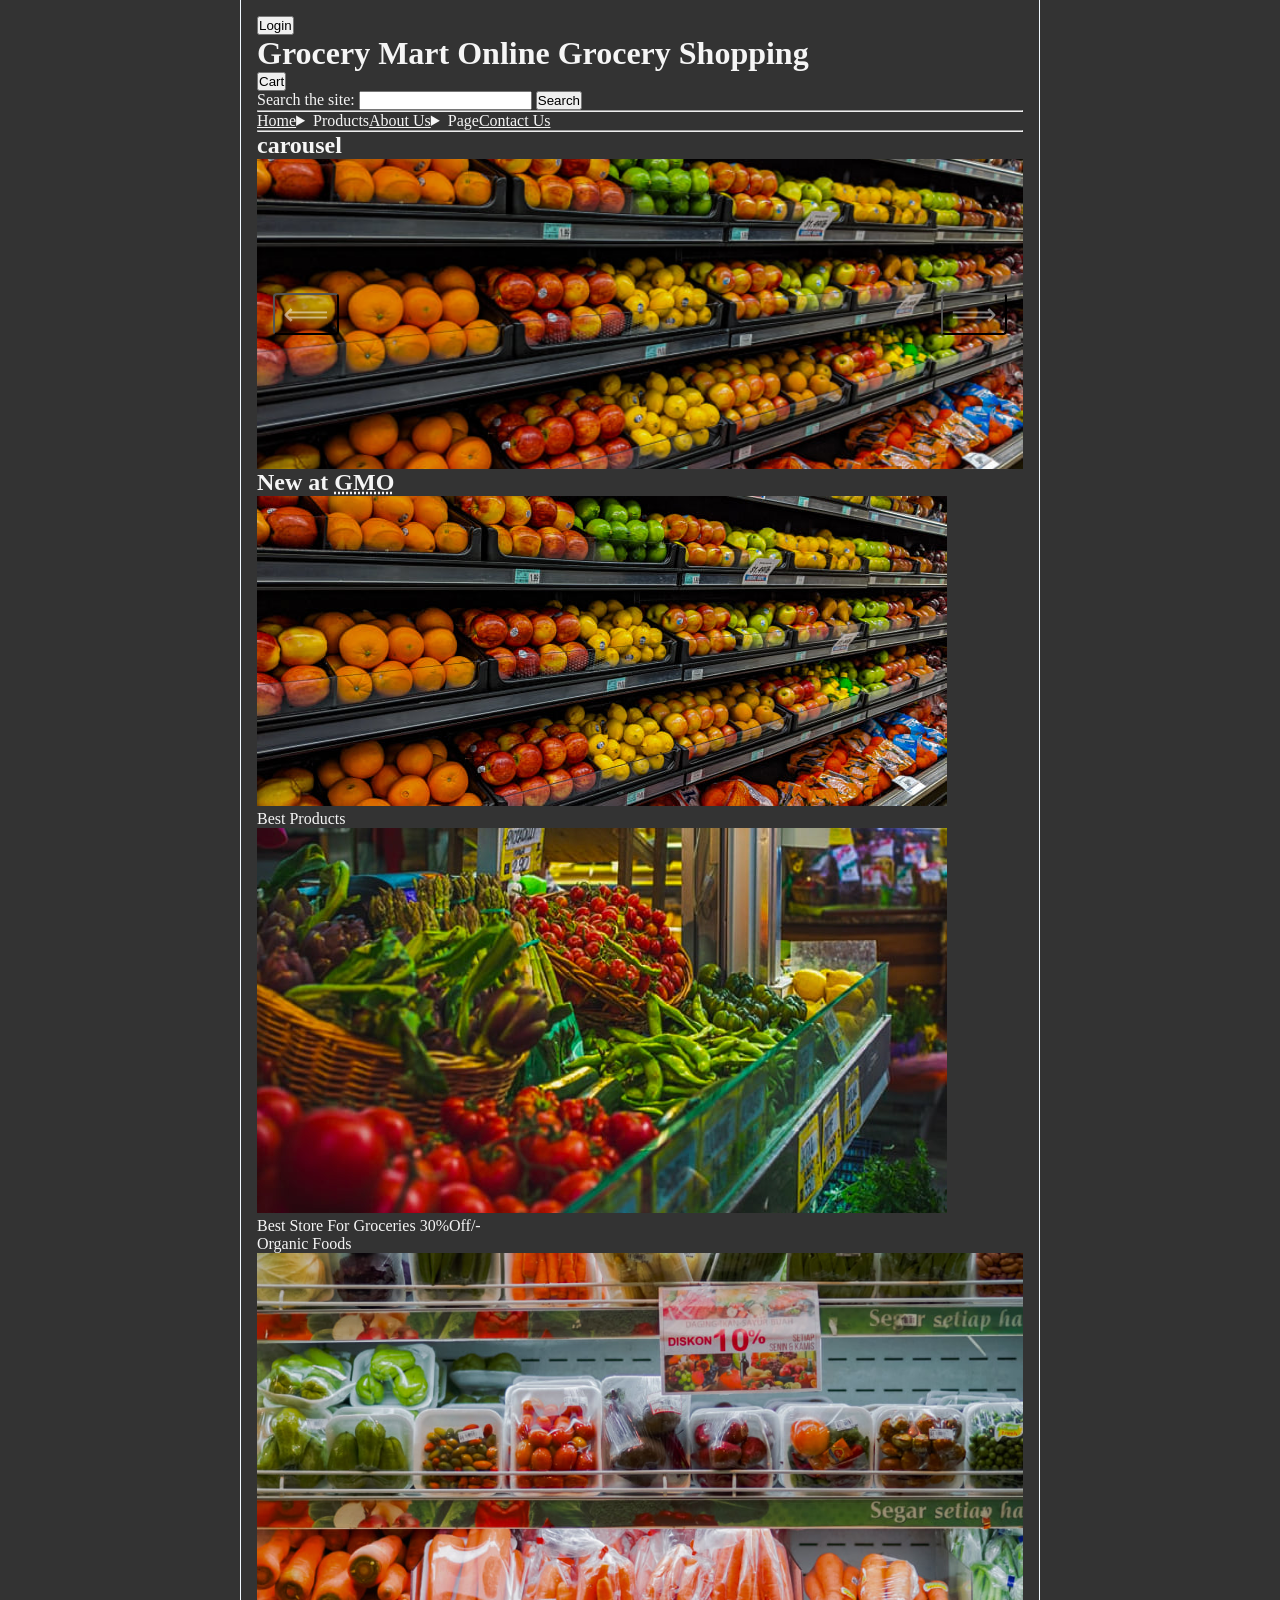
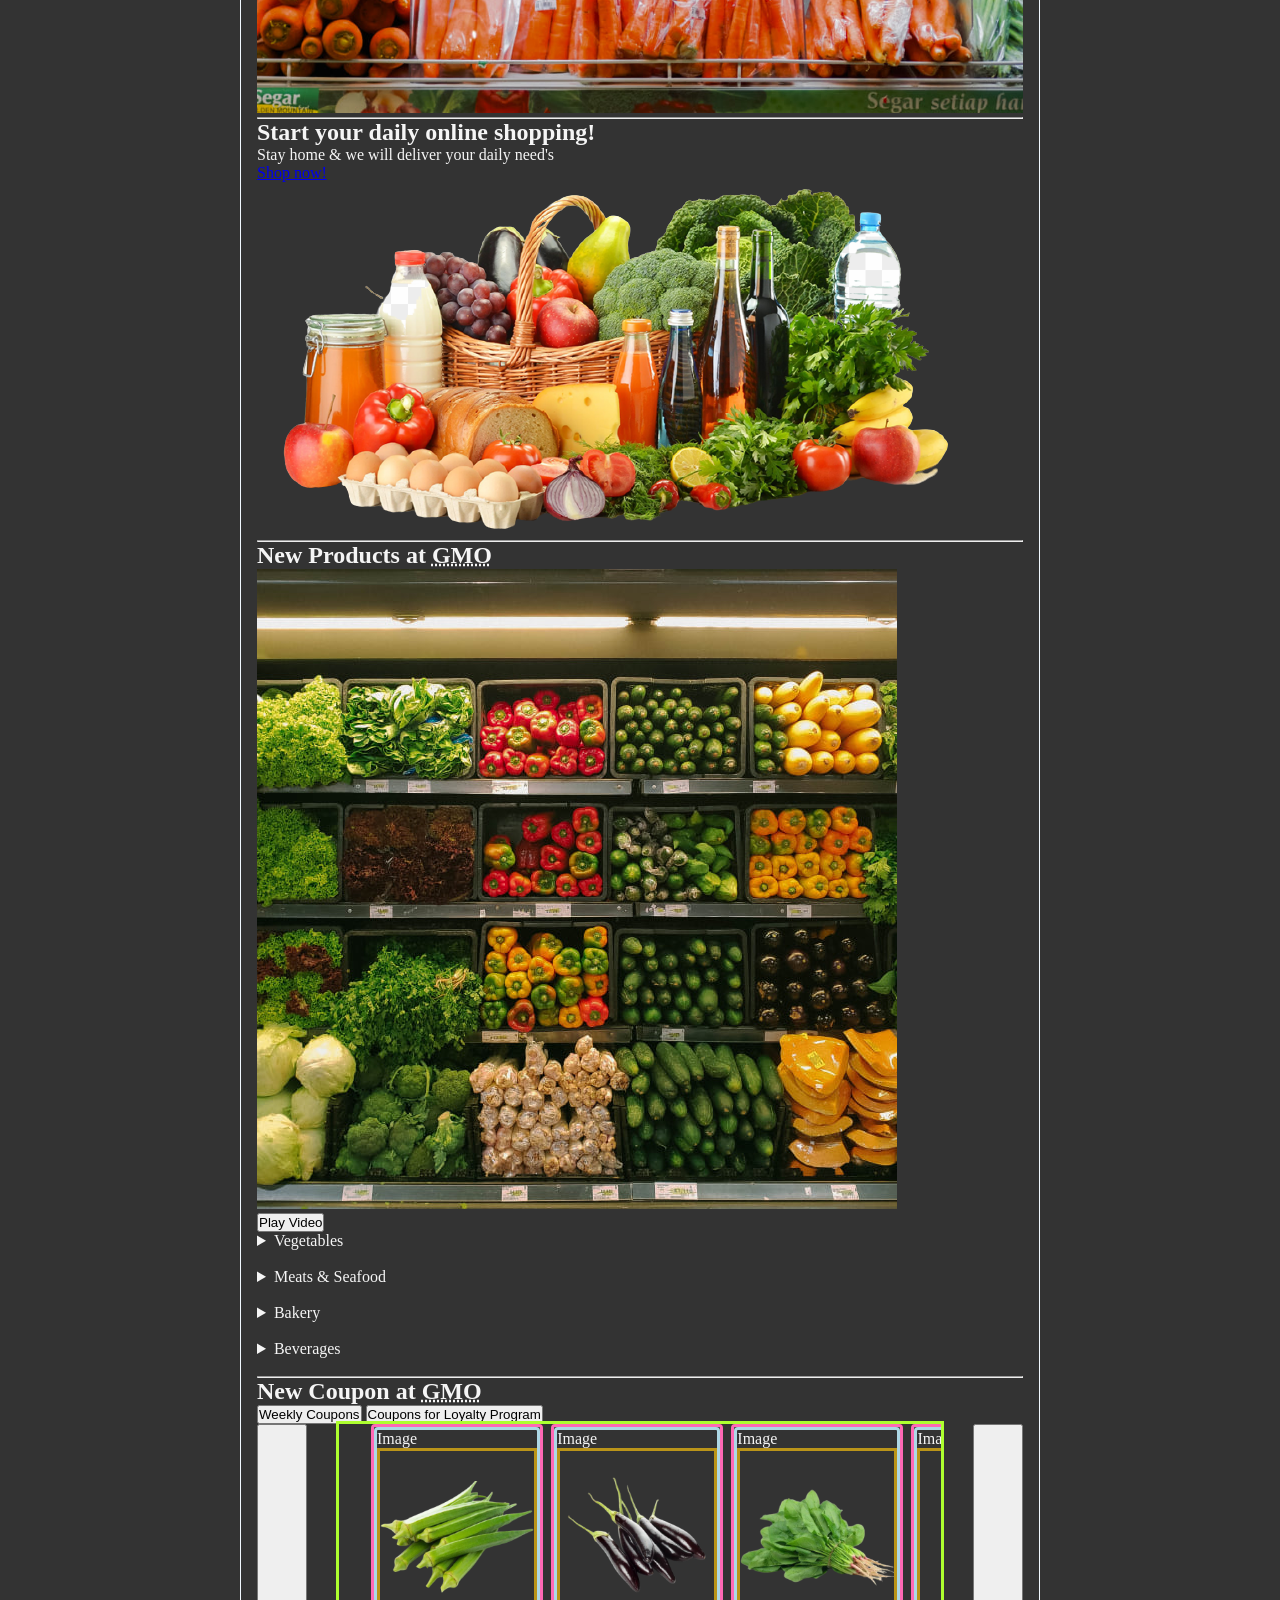
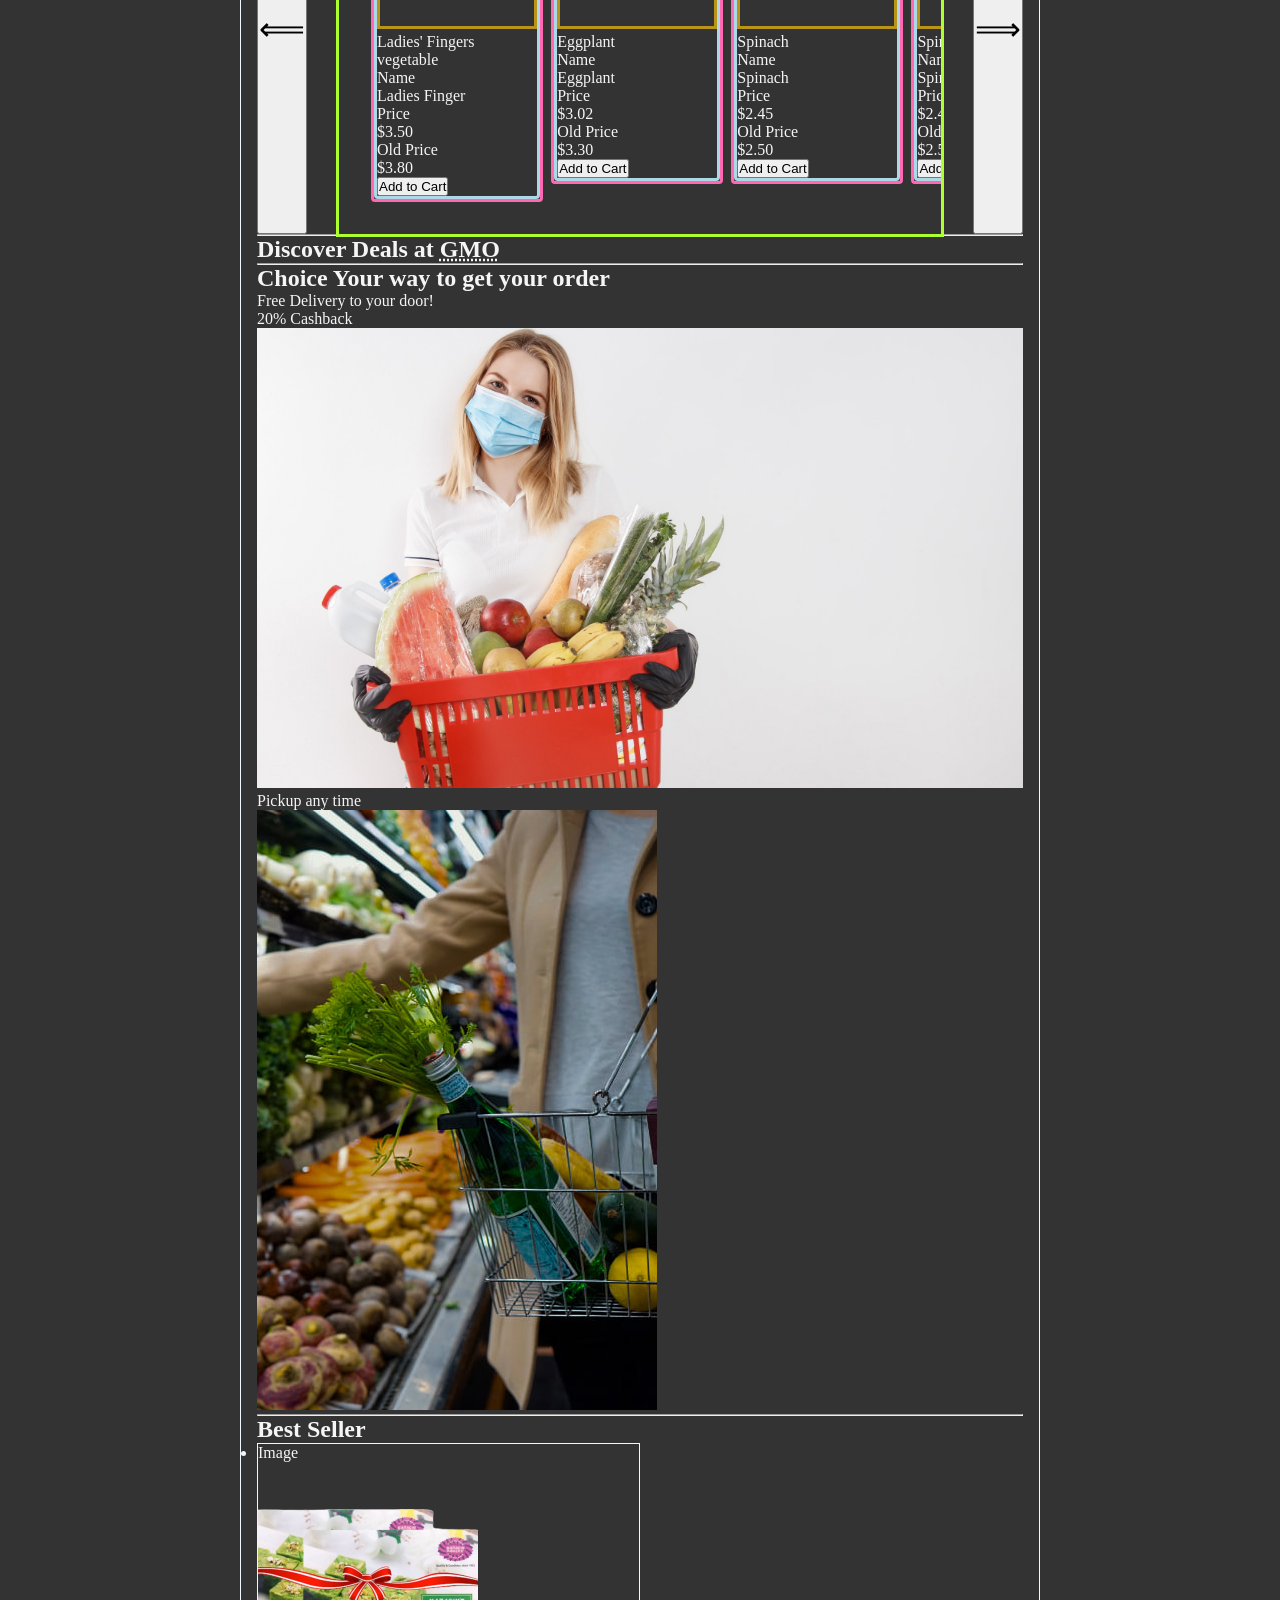
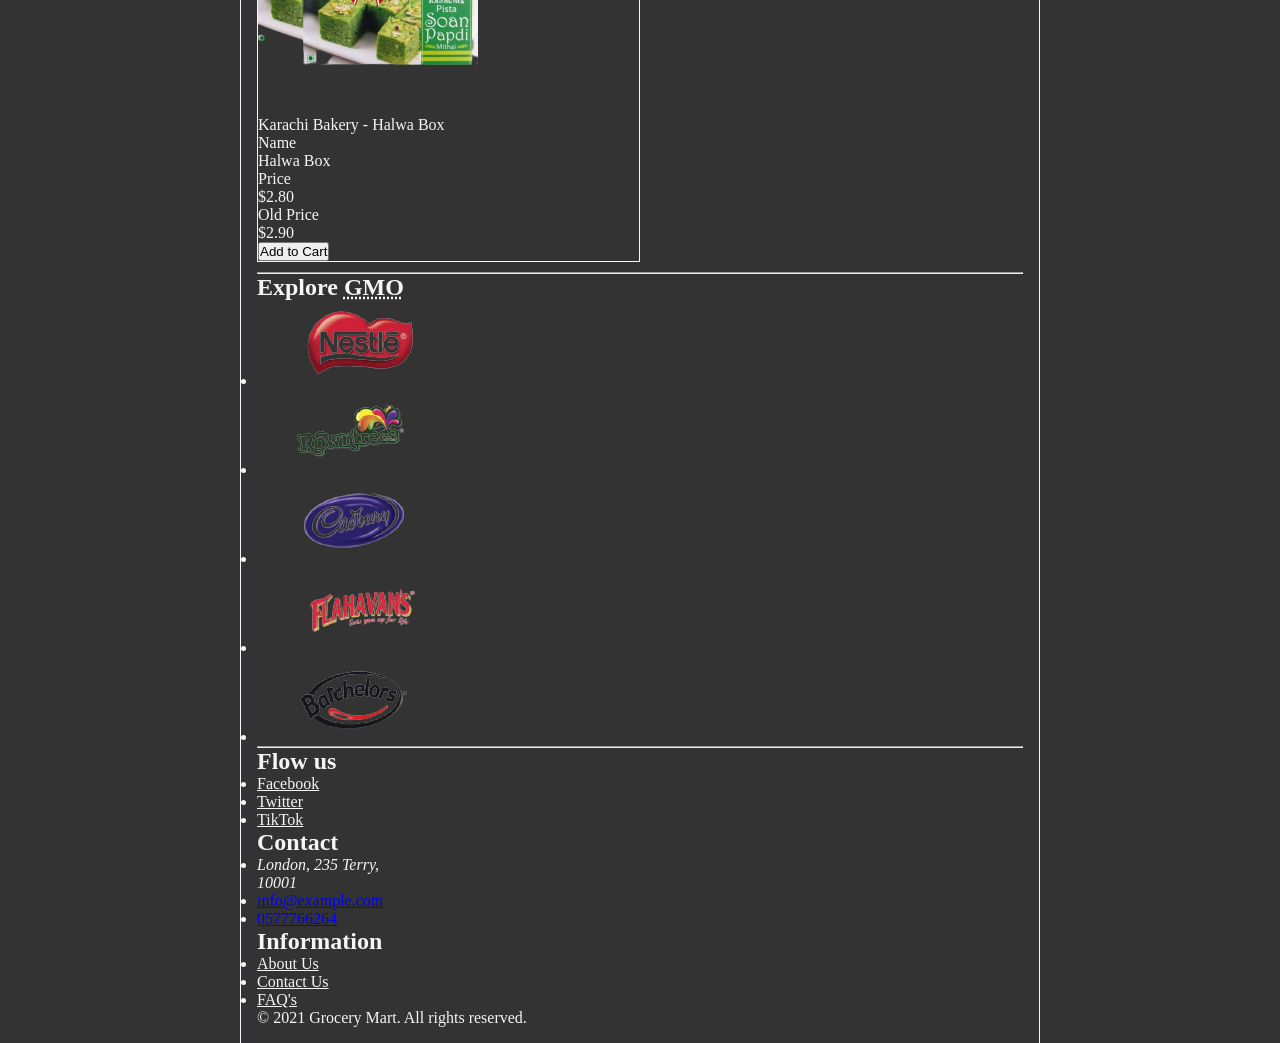
<file: accessibility-grocery-mart/index.html>
<!DOCTYPE html>
<html lang="en">
  <head>
    <meta charset="UTF-8" />
    <meta http-equiv="X-UA-Compatible" content="IE=edge" />
    <meta name="viewport" content="width=device-width, initial-scale=1.0" />
    <meta name="author" content="Naor Cohen" />
    <meta
      name="description"
      content="This is Grocery Mart Online Shop a online market to fresh vegetables and grocery products"
    />
    <link rel="stylesheet" href="css/style.css" />
    <link rel="shortcut icon" href="favicon.ico" type="image/x-icon" />
    <script src="js/app.js" defer></script>

    <title>Grocery Mart Online Shop</title>
  </head>
  <body>
    <!-- header -->
    <header>
      <button id="showLoginDialog">Login</button>

      <!-- main title -->
      <h1>Grocery Mart <span>Online Grocery Shopping</span></h1>
      <!--// main title -->

      <!-- cart -->
      <button id="cart">Cart</button>
      <br />
      <!--// cart -->

      <!-- search -->
      <label for="site-search">Search the site:</label>
      <input type="search" id="site-search" name="q" />

      <button>Search</button>
      <!--// search -->
    </header>
    <hr />
    <!--// header -->

    <!-- nav -->
    <nav>
      <ul>
        <li>
          <a href="">Home</a>
        </li>
        <li>
          <details>
            <summary>Products</summary>
            <h2>Kitchen</h2>
            <ul>
              <li><a href="">Meat & Seafood</a></li>
              <li>
                <a href="">Snack Foods <span class="new">new</span></a>
              </li>
              <li><a href="">Oils, Vinegars</a></li>
              <li>
                <a href="">Pasta & Noodles <span class="new">new</span></a>
              </li>
            </ul>
            <hr />
            <h2>Household</h2>
            <ul>
              <li><a href="">Detergents</a></li>
              <li>
                <a href="">Floor & Other Cleaners </a>
              </li>
              <li>
                <a href="">Pet Care <span class="new">new</span></a>
              </li>
              <li>
                <a href="">Festive Decorative</a>
              </li>
            </ul>
            <hr />

            <figure>
              <figcaption>30% <i>Off/-</i></figcaption>
              <img
                src="images/nav-352x320.png"
                width="352"
                height="320"
                class="w100"
                alt="variety of products"
                title="grocery products at sales"
              />
            </figure>
          </details>
        </li>

        <li><a href="">About Us</a></li>
        <li>
          <details>
            <summary>Page</summary>
            <ul>
              <li><a href="">Blog Posts</a></li>
              <li><a href="">Blog Single</a></li>
              <li><a href="">Single</a></li>
              <li><a href="">Faq's</a></li>
              <li><a href="">Short Code</a></li>
            </ul>
          </details>
        </li>
        <li><a href="">Contact Us</a></li>
      </ul>
    </nav>
    <hr />
    <!--// nav -->

    <!-- main -->
    <main>
      <!-- carousel -->
      <section>
        <h2>carousel</h2>
        <div class="carousel" data-carousel>
          <button class="carousel-button prev" data-carousel-button="prev">
            &#10232;
          </button>
          <button class="carousel-button next" data-carousel-button="next">
            &#10233;
          </button>
          <ul data-slides>
            <li class="slide" data-active>
              <img
                src="images/bgs3-690x310.jpg"
                width="690"
                height="310"
                loading="lazy"
                alt="fruit organize on fridge"
                title="sweet and ripe fruit"
              />
            </li>
            <li class="slide">
              <img
                src="images/bgs5-690x385.jpg"
                width="690"
                height="385"
                loading="lazy"
                alt="vegetables organize on stand"
                title="in all colors"
              />
            </li>
            <li class="slide">
              <img
                src="images/banner_botton_2-1000x600.jpg"
                width="1000"
                height="600"
                loading="lazy"
                alt="vegetable packs and organized on shelf"
                title="alway fresh"
              />
            </li>
          </ul>
        </div>
      </section>

      <!--// end of carousel -->

      <!-- advertising board -->
      <article id="advertising-board">
        <h2>New at <abbr title="Grocery Mart Online">GMO</abbr></h2>
        <div>
          <figure>
            <img
              src="images/bgs3-690x310.jpg"
              width="690"
              height="310"
              loading="lazy"
              class="w100"
              alt="fruit organize on fridge"
              title="sweet and ripe fruit"
            />
            <figcaption>Best Products</figcaption>
          </figure>

          <figure>
            <img
              src="images/bgs5-690x385.jpg"
              width="690"
              height="385"
              loading="lazy"
              class="w100"
              alt="vegetables organize on stand"
              title="in all colors"
            />
            <figcaption>
              Best Store For Groceries <span>30%</span><span>Off/-</span>
            </figcaption>
          </figure>

          <figure>
            <figcaption>Organic Foods</figcaption>
            <img
              src="images/banner_botton_2-1000x600.jpg"
              width="1000"
              height="600"
              class="w100"
              loading="lazy"
              alt="vegetable packs and organized on shelf"
              title="alway fresh"
            />
          </figure>
        </div>
      </article>
      <hr />
      <!--// end special deals -->

      <!-- welcome-banner-->
      <section class="welcome-banner">
        <h2>Start your daily online shopping!</h2>
        <p>Stay home & we will deliver your daily need's</p>
        <p><a href="products.html">Shop now!</a></p>
        <img
          src="images/banner-img_705x354.png"
          width="705"
          height="354"
          class="w100"
          alt="banner image of grocery products"
          title="amazing products"
        />
      </section>
      <hr />
      <!--// end welcome-banner -->

      <!-- new products -->
      <article aria-labelledby="popular_products">
        <h2 id="popular_products">
          New Products at
          <abbr title="Grocery Mart Online Shop">GMO</abbr>
        </h2>
        <figure>
          <img
            src="images/vegetables-640x640.jpg"
            width="640"
            height="640"
            class="w100"
            alt="vegetables department at grocery mart"
            loading="lazy"
            title="healthy vegetables!"
          />
          <figcaption><button>Play Video</button></figcaption>
        </figure>

        <!-- start vegetables -->
        <details>
          <summary>Vegetables</summary>
          <!-- <h3><button>Vegetables</button></h3> -->
          <ul id="vegetables_tab">
            <li>
              <div id="product_1">
                <dl>
                  <dt>Image</dt>
                  <dd>
                    <figure>
                      <img
                        src="images/ladies_fingers-220x250.png"
                        width="220"
                        height="250"
                        alt="Ladies' Fingers vegetable"
                        title="popular green vegetable"
                        loading="lazy"
                      />
                      <figcaption>Ladies' Fingers vegetable</figcaption>
                    </figure>
                  </dd>
                  <dt>Name</dt>
                  <dd>Ladies Finger</dd>
                  <dt>Price</dt>
                  <dd>$3.50</dd>
                  <dt>Old Price</dt>
                  <dd>$3.80</dd>
                </dl>
                <button>Add to Cart</button>
              </div>
            </li>
            <li>
              <div id="product_2">
                <dl>
                  <dt>Image</dt>
                  <dd>
                    <figure>
                      <img
                        src="images/eggplant-220x250.png"
                        width="220"
                        height="250"
                        alt="eggplant"
                        title="hot sales vegetable"
                        loading="lazy"
                      />
                      <figcaption>Eggplant</figcaption>
                    </figure>
                  </dd>
                  <dt>Name</dt>
                  <dd>Eggplant</dd>
                  <dt>Price</dt>
                  <dd>$3.02</dd>
                  <dt>Old Price</dt>
                  <dd>$3.30</dd>
                </dl>
                <button>Add to Cart</button>
              </div>
            </li>
            <li>
              <div id="product_3">
                <dl>
                  <dt>Image</dt>
                  <dd>
                    <figure>
                      <img
                        src="images/spinach-220x250.png"
                        width="220"
                        height="250"
                        alt="spinach"
                        title="fresh and green"
                        loading="lazy"
                      />
                      <figcaption>Spinach</figcaption>
                    </figure>
                  </dd>
                  <dt>Name</dt>
                  <dd>Spinach</dd>
                  <dt>Price</dt>
                  <dd>$2.45</dd>
                  <dt>Old Price</dt>
                  <dd>$2.50</dd>
                </dl>
                <button>Add to Cart</button>
              </div>
            </li>
          </ul>
        </details>
        <!--// end vegetables  -->
        <br />

        <!-- start seafood  -->
        <details>
          <summary>Meats & Seafood</summary>
          <!-- <h3><button>Vegetables</button></h3> -->
          <ul id="seafood_tab">
            <li>
              <div id="product_4">
                <dl>
                  <dt>Image</dt>
                  <dd>
                    <figure>
                      <img
                        src="images/prawns_big-220x250.png"
                        width="220"
                        height="250"
                        alt="prawns seafood"
                        title="fresh seafood"
                        loading="lazy"
                      />
                      <figcaption>Prawns</figcaption>
                    </figure>
                  </dd>
                  <dt>Name</dt>
                  <dd>Prawns (Big)</dd>
                  <dt>Price</dt>
                  <dd>$25.00</dd>
                  <dt>Old Price</dt>
                  <dd>$32.00</dd>
                </dl>
                <button>Add to Cart</button>
              </div>
            </li>
            <li>
              <div id="product_5">
                <dl>
                  <dt>Image</dt>
                  <dd>
                    <figure>
                      <img
                        src="images/silver_belly_fish-220x250.png"
                        width="220"
                        height="250"
                        alt="silver belly fish"
                        title="hot sales fishes"
                        loading="lazy"
                      />
                      <figcaption>Silver Belly Fish</figcaption>
                    </figure>
                  </dd>
                  <dt>Name</dt>
                  <dd>Silver Belly Fish</dd>
                  <dt>Price</dt>
                  <dd>$15.00</dd>
                  <dt>Old Price</dt>
                  <dd>$18.00</dd>
                </dl>
                <button>Add to Cart</button>
              </div>
            </li>
            <li>
              <div id="product_6">
                <dl>
                  <dt>Image</dt>
                  <dd>
                    <figure>
                      <img
                        src="images/prawns_meat-220x250.png"
                        width="220"
                        height="250"
                        alt="small prawns"
                        title="popular seafood"
                        loading="lazy"
                      />
                      <figcaption>Prawns Small</figcaption>
                    </figure>
                  </dd>
                  <dt>Name</dt>
                  <dd>Prawns Small</dd>
                  <dt>Price</dt>
                  <dd>$18.00</dd>
                  <dt>Old Price</dt>
                  <dd>$22.00</dd>
                </dl>
                <button>Add to Cart</button>
              </div>
            </li>
          </ul>
        </details>
        <!--// end seafood  -->
        <br />

        <!-- start bakery  -->
        <details>
          <summary>Bakery</summary>
          <!-- <h2><button>Vegetables</button></h2> -->
          <ul id="bakery_tab">
            <li>
              <div id="product_7">
                <dl>
                  <dt>Image</dt>
                  <dd>
                    <figure>
                      <img
                        src="images/karachi_bakery-pista_soan_papdi-220x250.png"
                        width="220"
                        height="250"
                        alt="indian candy pista soan papdi"
                        title="popular candy"
                        loading="lazy"
                      />
                      <figcaption>Karachi Bakery - Pista Soan Papdi</figcaption>
                    </figure>
                  </dd>
                  <dt>Name</dt>
                  <dd>Pista Soan Papdi</dd>
                  <dt>Price</dt>
                  <dd>$8.50</dd>
                  <dt>Old Price</dt>
                  <dd>$8.80</dd>
                </dl>
                <button>Add to Cart</button>
              </div>
            </li>
            <li>
              <div id="product_8">
                <dl>
                  <dt>Image</dt>
                  <dd>
                    <figure>
                      <img
                        src="images/karachi_bakery-halwa_box-220x250.png"
                        width="220"
                        height="250"
                        alt="indian candy by karachi bakery halwa_box"
                        title="great gift for holyday"
                        loading="lazy"
                      />
                      <figcaption>Karachi Bakery - Halwa Box</figcaption>
                    </figure>
                  </dd>
                  <dt>Name</dt>
                  <dd>Halwa Box</dd>
                  <dt>Price</dt>
                  <dd>$2.80</dd>
                  <dt>Old Price</dt>
                  <dd>$2.90</dd>
                </dl>
                <button>Add to Cart</button>
              </div>
            </li>
            <li>
              <div id="product_9">
                <dl>
                  <dt>Image</dt>
                  <dd>
                    <figure>
                      <img
                        src="images/karachi_bakery-fruit_biscuits-220x250.png"
                        width="220"
                        height="250"
                        alt="fruit biscuits"
                        title="nice with tea"
                        loading="lazy"
                      />
                      <figcaption>Karachi Bakery - Fruit Biscuits</figcaption>
                    </figure>
                  </dd>
                  <dt>Name</dt>
                  <dd>Fruit Biscuits</dd>
                  <dt>Price</dt>
                  <dd>$8.00</dd>
                  <dt>Old Price</dt>
                  <dd>$12.50</dd>
                </dl>
                <button>Add to Cart</button>
              </div>
            </li>
          </ul>
        </details>
        <!--// end bakery  -->
        <br />

        <!-- start beverages  -->
        <details>
          <summary>Beverages</summary>
          <!-- <h2><button>Vegetables</button></h2> -->
          <ul id="beverages_tab">
            <li>
              <div id="product_10">
                <dl>
                  <dt>Image</dt>
                  <dd>
                    <figure>
                      <img
                        src="images/coca_cola_company-thums_up-original-1.5l-plastic_bottle-220x250.png"
                        width="220"
                        height="250"
                        alt="thums up indian cola carbonated soft drink"
                        title="good choice for the local market"
                        loading="lazy"
                      />
                      <figcaption>
                        The Coca-Cola Company - Thums Up - original
                        taste(classic)
                      </figcaption>
                    </figure>
                  </dd>
                  <dt>Name</dt>
                  <dd>Thums Up - original taste(classic)</dd>
                  <dt>Price</dt>
                  <dd>$1.05</dd>
                  <dt>Old Price</dt>
                  <dd>$1.50</dd>
                </dl>

                <button>Add to Cart</button>
              </div>
            </li>
            <li>
              <div id="product_11">
                <dl>
                  <dt>image</dt>
                  <dd>
                    <figure>
                      <img
                        src="images/coca_cola_company-fanta-orange-1.5l-plastic_bottle-220x250.png"
                        width="220"
                        height="250"
                        alt="Fanta orange fruit-flavored carbonated soft drinks"
                        title="the best beverage for the hot summer"
                        loading="lazy"
                      />
                      <figcaption>
                        The Coca Cola Company - Fanta - orange
                      </figcaption>
                    </figure>
                  </dd>
                  <dt>Name</dt>
                  <dd>Fanta - orange</dd>
                  <dt>Price</dt>
                  <dd>$2.05</dd>
                  <dt>Old Price</dt>
                  <dd>$3.00</dd>
                </dl>
                <button>Add to Cart</button>
              </div>
            </li>
            <li>
              <div id="product_12">
                <dl>
                  <dt>image</dt>
                  <dd>
                    <figure>
                      <img
                        src="images/coca_cola_company-coca_cola-original_taste-355ml-can-220x250.png"
                        width="220"
                        height="250"
                        alt="coca cola carbonated soft drinks"
                        title="best seller at beverages department"
                        loading="lazy"
                      />
                      <figcaption>
                        The Coca Cola Company - Coca Cola - original
                        taste(classic)
                      </figcaption>
                    </figure>
                  </dd>
                  <dt>Name</dt>
                  <dd>Coca Cola - original taste(classic)</dd>
                  <dt>Price</dt>
                  <dd>$0.50</dd>
                  <dt>Old Price</dt>
                  <dd>$0.80</dd>
                </dl>

                <button>Add to Cart</button>
              </div>
            </li>
          </ul>
        </details>
        <br />

        <!--// end beverages  -->
      </article>
      <hr />
      <!--// end popular products -->
      <!-- coupons -->
      <section id="coupons">
        <h2>New Coupon at <abbr title="">GMO</abbr></h2>
        <button onclick="openTab('weekly-coupons')">Weekly Coupons</button>
        <button onclick="openTab('loyalty-program')">
          Coupons for Loyalty Program
        </button>

        <div
          id="weekly-coupons"
          class="tabElement weekly-coupons carousel"
          data-scroller
          data-tabElement
        >
          <button class="prev" data-media-scroller-button="prev">
            &#10232;
          </button>
          <button class="next" data-media-scroller-button="next">
            &#10233;
          </button>
          <ul id="media-scroller-ul" class="media-scroller snaps-inline">
            <!-- group-one -->

            <li class="" data-active>
              <div id="product_1" class="product-style">
                <dl>
                  <dt>Image</dt>
                  <dd>
                    <figure>
                      <img
                        src="images/ladies_fingers-220x250.png"
                        width="220"
                        height="250"
                        class="w100"
                        alt="Ladies' Fingers vegetable"
                        title="popular green vegetable"
                        loading="lazy"
                      />
                      <figcaption>Ladies' Fingers vegetable</figcaption>
                    </figure>
                  </dd>
                  <dt>Name</dt>
                  <dd>Ladies Finger</dd>
                  <dt>Price</dt>
                  <dd>$3.50</dd>
                  <dt>Old Price</dt>
                  <dd>$3.80</dd>
                </dl>
                <button>Add to Cart</button>
              </div>
            </li>

            <li class="">
              <div id="product_2" class="product-style">
                <dl>
                  <dt>Image</dt>
                  <dd>
                    <figure>
                      <img
                        src="images/eggplant-220x250.png"
                        width="220"
                        height="250"
                        alt="eggplant"
                        title="hot sales vegetable"
                        loading="lazy"
                        class="w100"
                      />
                      <figcaption>Eggplant</figcaption>
                    </figure>
                  </dd>
                  <dt>Name</dt>
                  <dd>Eggplant</dd>
                  <dt>Price</dt>
                  <dd>$3.02</dd>
                  <dt>Old Price</dt>
                  <dd>$3.30</dd>
                </dl>
                <button>Add to Cart</button>
              </div>
            </li>

            <li class="">
              <div id="product_3" class="product-style">
                <dl>
                  <dt>Image</dt>
                  <dd>
                    <figure>
                      <img
                        src="images/spinach-220x250.png"
                        width="220"
                        height="250"
                        alt="spinach"
                        title="fresh and green"
                        loading="lazy"
                        class="w100"
                      />
                      <figcaption>Spinach</figcaption>
                    </figure>
                  </dd>
                  <dt>Name</dt>
                  <dd>Spinach</dd>
                  <dt>Price</dt>
                  <dd>$2.45</dd>
                  <dt>Old Price</dt>
                  <dd>$2.50</dd>
                </dl>
                <button>Add to Cart</button>
              </div>
            </li>
            <!-- end of group-one -->

            <!-- group-two -->
            <li class="">
              <div id="product_4" class="product-style">
                <dl>
                  <dt>Image</dt>
                  <dd>
                    <figure>
                      <img
                        src="images/d1.png"
                        width="220"
                        height="250"
                        alt="spinach"
                        title="fresh and green"
                        loading="lazy"
                        class="w100"
                      />
                      <figcaption>Spinach</figcaption>
                    </figure>
                  </dd>
                  <dt>Name</dt>
                  <dd>Spinach</dd>
                  <dt>Price</dt>
                  <dd>$2.45</dd>
                  <dt>Old Price</dt>
                  <dd>$2.50</dd>
                </dl>
                <button>Add to Cart</button>
              </div>
            </li>

            <li class="">
              <div id="product_5" class="product-style">
                <dl>
                  <dt>Image</dt>
                  <dd>
                    <figure>
                      <img
                        src="images/d2.png"
                        width="220"
                        height="250"
                        alt="spinach"
                        title="fresh and green"
                        loading="lazy"
                        class="w100"
                      />
                      <figcaption>Spinach</figcaption>
                    </figure>
                  </dd>
                  <dt>Name</dt>
                  <dd>Spinach</dd>
                  <dt>Price</dt>
                  <dd>$2.45</dd>
                  <dt>Old Price</dt>
                  <dd>$2.50</dd>
                </dl>
                <button>Add to Cart</button>
              </div>
            </li>

            <li class="">
              <div id="product_6" class="product-style">
                <dl>
                  <dt>Image</dt>
                  <dd>
                    <figure>
                      <img
                        src="images/d3.png"
                        width="220"
                        height="250"
                        alt="spinach"
                        title="fresh and green"
                        loading="lazy"
                        class="w100"
                      />
                      <figcaption>Spinach</figcaption>
                    </figure>
                  </dd>
                  <dt>Name</dt>
                  <dd>Spinach</dd>
                  <dt>Price</dt>
                  <dd>$2.45</dd>
                  <dt>Old Price</dt>
                  <dd>$2.50</dd>
                </dl>
                <button>Add to Cart</button>
              </div>
            </li>

            <li class="">
              <div id="product_7" class="product-style">
                <dl>
                  <dt>Image</dt>
                  <dd>
                    <figure>
                      <img
                        src="images/e1.png"
                        width="220"
                        height="250"
                        alt="spinach"
                        title="fresh and green"
                        loading="lazy"
                        class="w100"
                      />
                      <figcaption>Spinach</figcaption>
                    </figure>
                  </dd>
                  <dt>Name</dt>
                  <dd>Spinach</dd>
                  <dt>Price</dt>
                  <dd>$2.45</dd>
                  <dt>Old Price</dt>
                  <dd>$2.50</dd>
                </dl>
                <button>Add to Cart</button>
              </div>
            </li>

            <li class="">
              <div id="product_8" class="product-style">
                <dl>
                  <dt>Image</dt>
                  <dd>
                    <figure>
                      <img
                        src="images/e2.png"
                        width="220"
                        height="250"
                        alt="spinach"
                        title="fresh and green"
                        loading="lazy"
                        class="w100"
                      />
                      <figcaption>Spinach</figcaption>
                    </figure>
                  </dd>
                  <dt>Name</dt>
                  <dd>Spinach</dd>
                  <dt>Price</dt>
                  <dd>$2.45</dd>
                  <dt>Old Price</dt>
                  <dd>$2.50</dd>
                </dl>
                <button>Add to Cart</button>
              </div>
            </li>

            <li class="">
              <div id="product_9" class="product-style">
                <dl>
                  <dt>Image</dt>
                  <dd>
                    <figure>
                      <img
                        src="images/e3.png"
                        width="220"
                        height="250"
                        alt="spinach"
                        title="fresh and green"
                        loading="lazy"
                        class="w100"
                      />
                      <figcaption>Spinach</figcaption>
                    </figure>
                  </dd>
                  <dt>Name</dt>
                  <dd>Spinach</dd>
                  <dt>Price</dt>
                  <dd>$2.45</dd>
                  <dt>Old Price</dt>
                  <dd>$2.50</dd>
                </dl>
                <button>Add to Cart</button>
              </div>
            </li>

            <li class="">
              <div id="product_10" class="product-style">
                <dl>
                  <dt>Image</dt>
                  <dd>
                    <figure>
                      <img
                        src="images/e4.png"
                        width="220"
                        height="250"
                        alt="spinach"
                        title="fresh and green"
                        loading="lazy"
                        class="w100"
                      />
                      <figcaption>Spinach</figcaption>
                    </figure>
                  </dd>
                  <dt>Name</dt>
                  <dd>Spinach</dd>
                  <dt>Price</dt>
                  <dd>$2.45</dd>
                  <dt>Old Price</dt>
                  <dd>$2.50</dd>
                </dl>
                <button>Add to Cart</button>
              </div>
            </li>

            <li class="">
              <div id="product_11" class="product-style">
                <dl>
                  <dt>Image</dt>
                  <dd>
                    <figure>
                      <img
                        src="images/ee1.png"
                        width="220"
                        height="250"
                        alt="spinach"
                        title="fresh and green"
                        loading="lazy"
                        class="w100"
                      />
                      <figcaption>Spinach</figcaption>
                    </figure>
                  </dd>
                  <dt>Name</dt>
                  <dd>Spinach</dd>
                  <dt>Price</dt>
                  <dd>$2.45</dd>
                  <dt>Old Price</dt>
                  <dd>$2.50</dd>
                </dl>
                <button>Add to Cart</button>
              </div>
            </li>

            <li class="">
              <div id="product_12" class="product-style">
                <dl>
                  <dt>Image</dt>
                  <dd>
                    <figure>
                      <img
                        src="images/ee2.png"
                        width="220"
                        height="250"
                        alt="spinach"
                        title="fresh and green"
                        loading="lazy"
                        class="w100"
                      />
                      <figcaption>Spinach</figcaption>
                    </figure>
                  </dd>
                  <dt>Name</dt>
                  <dd>Spinach</dd>
                  <dt>Price</dt>
                  <dd>$2.45</dd>
                  <dt>Old Price</dt>
                  <dd>$2.50</dd>
                </dl>
                <button>Add to Cart</button>
              </div>
            </li>

            <li class="">
              <div id="product_13" class="product-style">
                <dl>
                  <dt>Image</dt>
                  <dd>
                    <figure>
                      <img
                        src="images/ee3.png"
                        width="220"
                        height="250"
                        alt="spinach"
                        title="fresh and green"
                        loading="lazy"
                        class="w100"
                      />
                      <figcaption>Spinach</figcaption>
                    </figure>
                  </dd>
                  <dt>Name</dt>
                  <dd>Spinach</dd>
                  <dt>Price</dt>
                  <dd>$2.45</dd>
                  <dt>Old Price</dt>
                  <dd>$2.50</dd>
                </dl>
                <button>Add to Cart</button>
              </div>
            </li>

            <li class="">
              <div id="product_14" class="product-style">
                <dl>
                  <dt>Image</dt>
                  <dd>
                    <figure>
                      <img
                        src="images/ee4.png"
                        width="220"
                        height="250"
                        alt="spinach"
                        title="fresh and green"
                        loading="lazy"
                        class="w100"
                      />
                      <figcaption>Spinach</figcaption>
                    </figure>
                  </dd>
                  <dt>Name</dt>
                  <dd>Spinach</dd>
                  <dt>Price</dt>
                  <dd>$2.45</dd>
                  <dt>Old Price</dt>
                  <dd>$2.50</dd>
                </dl>
                <button>Add to Cart</button>
              </div>
            </li>

            <li class="">
              <div id="product_15" class="product-style">
                <dl>
                  <dt>Image</dt>
                  <dd>
                    <figure>
                      <img
                        src="images/f1.png"
                        width="220"
                        height="250"
                        alt="spinach"
                        title="fresh and green"
                        loading="lazy"
                        class="w100"
                      />
                      <figcaption>Spinach</figcaption>
                    </figure>
                  </dd>
                  <dt>Name</dt>
                  <dd>Spinach</dd>
                  <dt>Price</dt>
                  <dd>$2.45</dd>
                  <dt>Old Price</dt>
                  <dd>$2.50</dd>
                </dl>
                <button>Add to Cart</button>
              </div>
            </li>

            <li class="">
              <div id="product_16" class="product-style">
                <dl>
                  <dt>Image</dt>
                  <dd>
                    <figure>
                      <img
                        src="images/f2.png"
                        width="220"
                        height="250"
                        alt="spinach"
                        title="fresh and green"
                        loading="lazy"
                        class="w100"
                      />
                      <figcaption>Spinach</figcaption>
                    </figure>
                  </dd>
                  <dt>Name</dt>
                  <dd>Spinach</dd>
                  <dt>Price</dt>
                  <dd>$2.45</dd>
                  <dt>Old Price</dt>
                  <dd>$2.50</dd>
                </dl>
                <button>Add to Cart</button>
              </div>
            </li>

            <li class="">
              <div id="product_17" class="product-style">
                <dl>
                  <dt>Image</dt>
                  <dd>
                    <figure>
                      <img
                        src="images/f3.png"
                        width="220"
                        height="250"
                        alt="spinach"
                        title="fresh and green"
                        loading="lazy"
                        class="w100"
                      />
                      <figcaption>Spinach</figcaption>
                    </figure>
                  </dd>
                  <dt>Name</dt>
                  <dd>Spinach</dd>
                  <dt>Price</dt>
                  <dd>$2.45</dd>
                  <dt>Old Price</dt>
                  <dd>$2.50</dd>
                </dl>
                <button>Add to Cart</button>
              </div>
            </li>

            <li class="">
              <div id="product_18" class="product-style">
                <dl>
                  <dt>Image</dt>
                  <dd>
                    <figure>
                      <img
                        src="images/f4.png"
                        width="220"
                        height="250"
                        alt="spinach"
                        title="fresh and green"
                        loading="lazy"
                        class="w100"
                      />
                      <figcaption>Spinach</figcaption>
                    </figure>
                  </dd>
                  <dt>Name</dt>
                  <dd>Spinach</dd>
                  <dt>Price</dt>
                  <dd>$2.45</dd>
                  <dt>Old Price</dt>
                  <dd>$2.50</dd>
                </dl>
                <button>Add to Cart</button>
              </div>
            </li>

            <li class="">
              <div id="product_19" class="product-style">
                <dl>
                  <dt>Image</dt>
                  <dd>
                    <figure>
                      <img
                        src="images/f11.png"
                        width="220"
                        height="250"
                        alt="spinach"
                        title="fresh and green"
                        loading="lazy"
                        class="w100"
                      />
                      <figcaption>Spinach</figcaption>
                    </figure>
                  </dd>
                  <dt>Name</dt>
                  <dd>Spinach</dd>
                  <dt>Price</dt>
                  <dd>$2.45</dd>
                  <dt>Old Price</dt>
                  <dd>$2.50</dd>
                </dl>
                <button>Add to Cart</button>
              </div>
            </li>

            <li class="">
              <div id="product_20" class="product-style">
                <dl>
                  <dt>Image</dt>
                  <dd>
                    <figure>
                      <img
                        src="images/f22.png"
                        width="220"
                        height="250"
                        alt="spinach"
                        title="fresh and green"
                        loading="lazy"
                        class="w100"
                      />
                      <figcaption>Spinach</figcaption>
                    </figure>
                  </dd>
                  <dt>Name</dt>
                  <dd>Spinach</dd>
                  <dt>Price</dt>
                  <dd>$2.45</dd>
                  <dt>Old Price</dt>
                  <dd>$2.50</dd>
                </dl>
                <button>Add to Cart</button>
              </div>
            </li>

            <li class="">
              <div id="product_21" class="product-style">
                <dl>
                  <dt>Image</dt>
                  <dd>
                    <figure>
                      <img
                        src="images/f22.png"
                        width="220"
                        height="250"
                        alt="spinach"
                        title="fresh and green"
                        loading="lazy"
                        class="w100"
                      />
                      <figcaption>Spinach</figcaption>
                    </figure>
                  </dd>
                  <dt>Name</dt>
                  <dd>Spinach</dd>
                  <dt>Price</dt>
                  <dd>$2.45</dd>
                  <dt>Old Price</dt>
                  <dd>$2.50</dd>
                </dl>
                <button>Add to Cart</button>
              </div>
            </li>

            <!--// end of group-two -->
          </ul>
        </div>

        <div id="loyalty-program" class="tabElement hide-element">
          <p>Coupons for Loyalty Program</p>
        </div>
      </section>
      <hr />

      <!-- end of coupons -->

      <section>
        <h2>
          Discover Deals at <abbr title="Grocery Mart Online Shop">GMO</abbr>
        </h2>
      </section>
      <hr />

      <!-- order -->

      <section>
        <h2>Choice Your way to get your order</h2>

        <figure>
          <figcaption>
            <span>Free Delivery to your door!</span> <br />
            20% Cashback
          </figcaption>
        </figure>
        <figure>
          <img
            src="images/banner_botton_1-1000x600.jpg"
            width="1000"
            height="600"
            class="w100"
            alt="a women with grocery basket"
            title="best product in the city"
            loading="lazy"
          />
        </figure>
      </section>

      <figure>
        <figcaption>Pickup any time</figcaption>

        <img
          src="images/bgs4-400x600.jpg"
          width="400"
          height="385"
          loading="lazy"
          class="w100"
          alt="client pick-up vegetables products to basket"
          title="vegetables in good price"
        />
      </figure>
      <hr />
      <!--// end of order -->

      <!-- top products -->
      <section>
        <h2>Best Seller</h2>
        <ul>
          <li>
            <div id="top-product_1">
              <dl>
                <dt>Image</dt>
                <dd>
                  <figure>
                    <img
                      src="images/karachi_bakery-halwa_box-220x250.png"
                      width="220"
                      height="250"
                      alt="indian candy by karachi bakery halwa_box"
                      title="great gift for holyday"
                      loading="lazy"
                      class="w100"
                    />
                    <figcaption>Karachi Bakery - Halwa Box</figcaption>
                  </figure>
                </dd>
                <dt>Name</dt>
                <dd>Halwa Box</dd>
                <dt>Price</dt>
                <dd>$2.80</dd>
                <dt>Old Price</dt>
                <dd>$2.90</dd>
              </dl>
              <button>Add to Cart</button>
            </div>
          </li>
        </ul>
      </section>
      <hr />

      <!--// end of top products -->
      <!-- top brands -->

      <section>
        <h2>Explore <abbr title="Grocery Mart Online Shop">GMO</abbr></h2>
        <ul>
          <li>
            <img
              src="images/tb1-200x85.png"
              width="200"
              height="85"
              class="w100"
              loading="lazy"
              alt="Nestle logo - Nestle is a multinational food and drink processing conglomerate corporation"
              title="Nestle - It is the largest publicly held food company in the world"
            />
          </li>
          <li>
            <img
              src="images/tb2-200x85.png"
              width="200"
              height="85"
              class="w100"
              loading="lazy"
              alt="Rowntree's logo - Rowntree's is a british confectionery brand"
              title="Rowntree developed the Kit Kat"
            />
          </li>
          <li>
            <img
              src="images/tb3-200x85.png"
              width="200"
              height="85"
              class="w100"
              loading="lazy"
              alt="Cadbury logo - Cadbury is a confectionery brand"
              title=" Cadbury is the second largest confectionery brand"
            />
          </li>
          <li>
            <img
              src="images/tb4-200x85.png"
              width="200"
              height="85"
              class="w100"
              loading="lazy"
              alt="Flahavan's logo - Flahavan's is a milling company"
              title="run by the Flahavan family since about 1785 located in the village of Kilmacthomas"
            />
          </li>
          <li>
            <img
              src="images/tb5-200x85.png"
              width="200"
              height="85"
              class="w100"
              loading="lazy"
              alt="Batchelors logo - Batchelors is a popular brand of predominantly dried food products"
              title="It released its first dried soup in 1949, and it started selling its convenience Cup-a-Soup range in 1972"
            />
          </li>
        </ul>
      </section>
      <!--// end of top brands -->
    </main>

    <!--// main -->
    <hr />

    <!-- footer -->
    <footer>
      <h2>Flow us</h2>
      <ul>
        <li>
          <a href="" target="_blank" rel="noopener noreferrer">Facebook</a>
        </li>
        <li>
          <a href="" target="_blank" rel="noopener noreferrer">Twitter</a>
        </li>
        <li><a href="" target="_blank" rel="noopener noreferrer">TikTok</a></li>
      </ul>

      <h2>Contact</h2>
      <ul>
        <li>
          <address>
            London, 235 Terry,<br />
            10001
          </address>
        </li>
        <li><a href="mailto:info@example.com">info@example.com</a></li>
        <li><a href="tel:+972577766264">0577766264</a></li>
      </ul>
      <h2>Information</h2>
      <ul>
        <li><a href="">About Us</a></li>
        <li><a href="">Contact Us</a></li>
        <li><a href="">FAQ's</a></li>
      </ul>
      <p>&copy; 2021 Grocery Mart. All rights reserved.</p>
    </footer>
    <!--// footer -->
  </body>
</html>
</file>
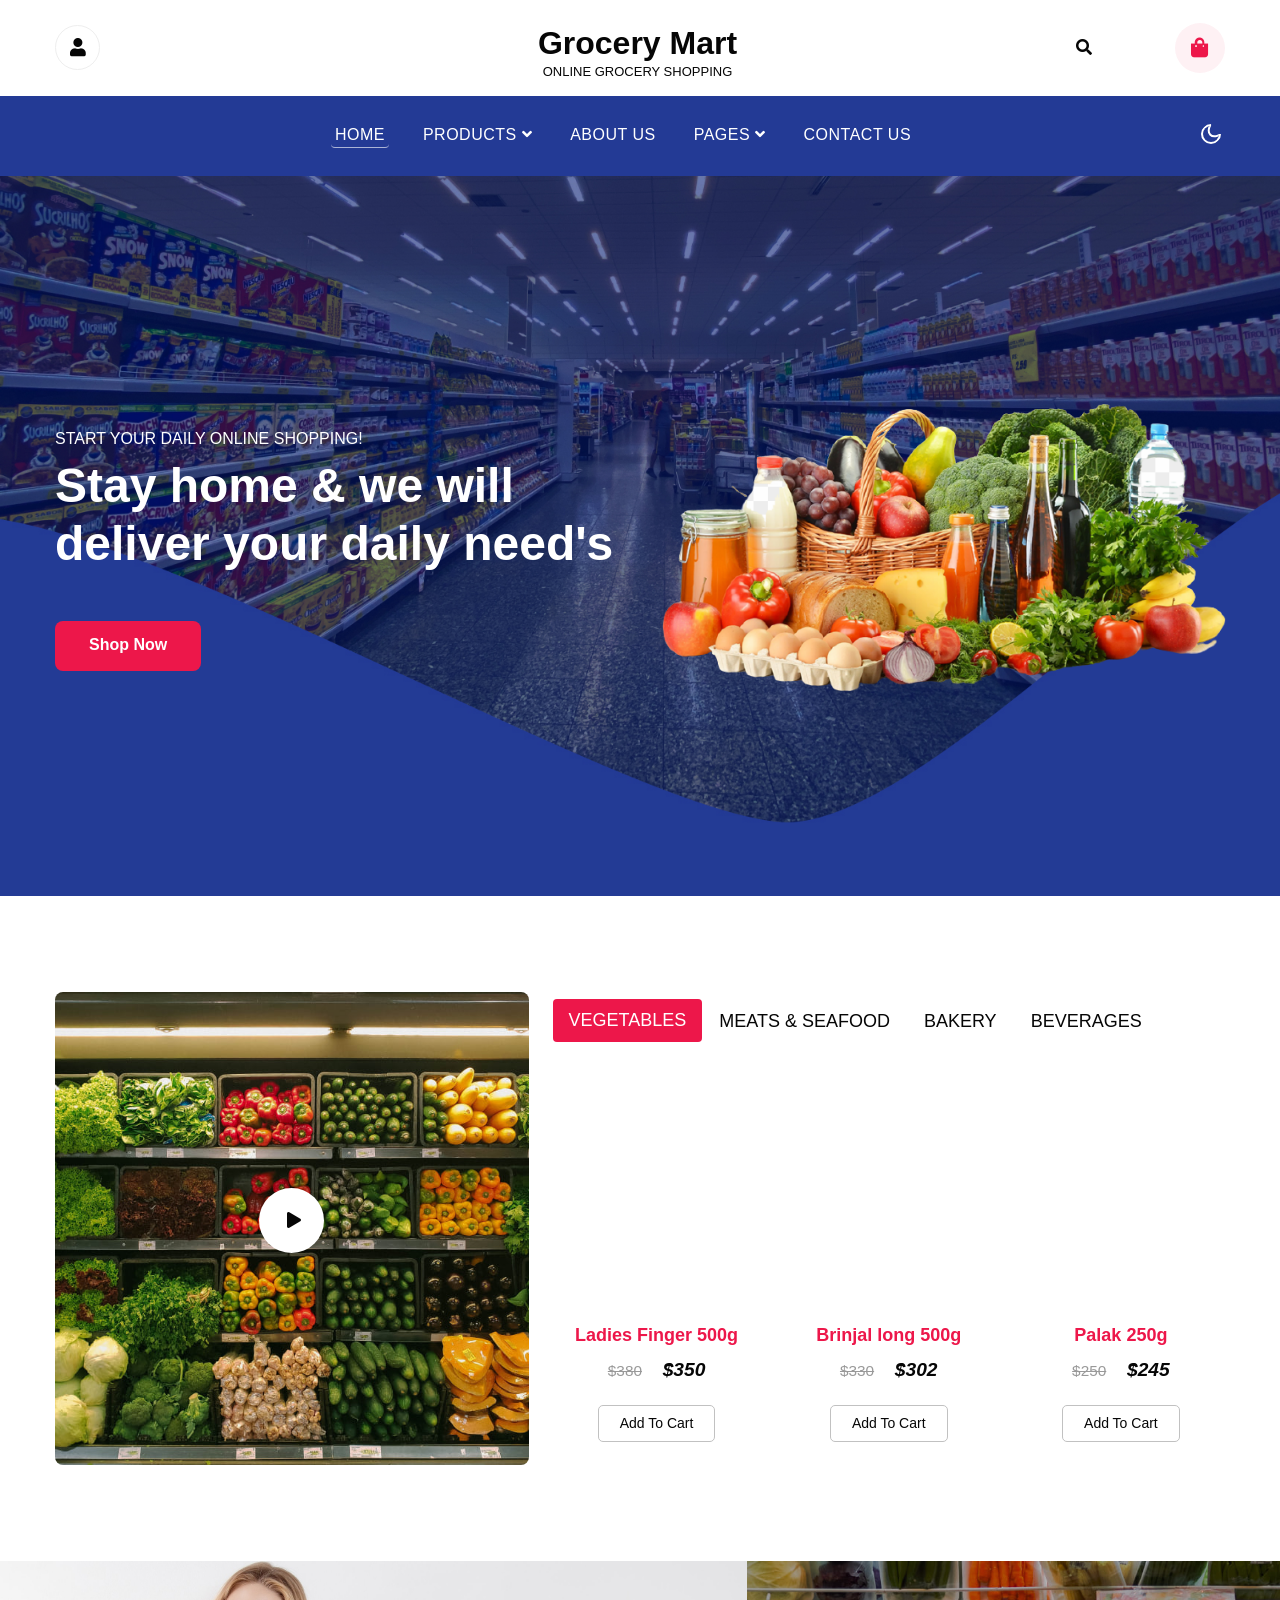
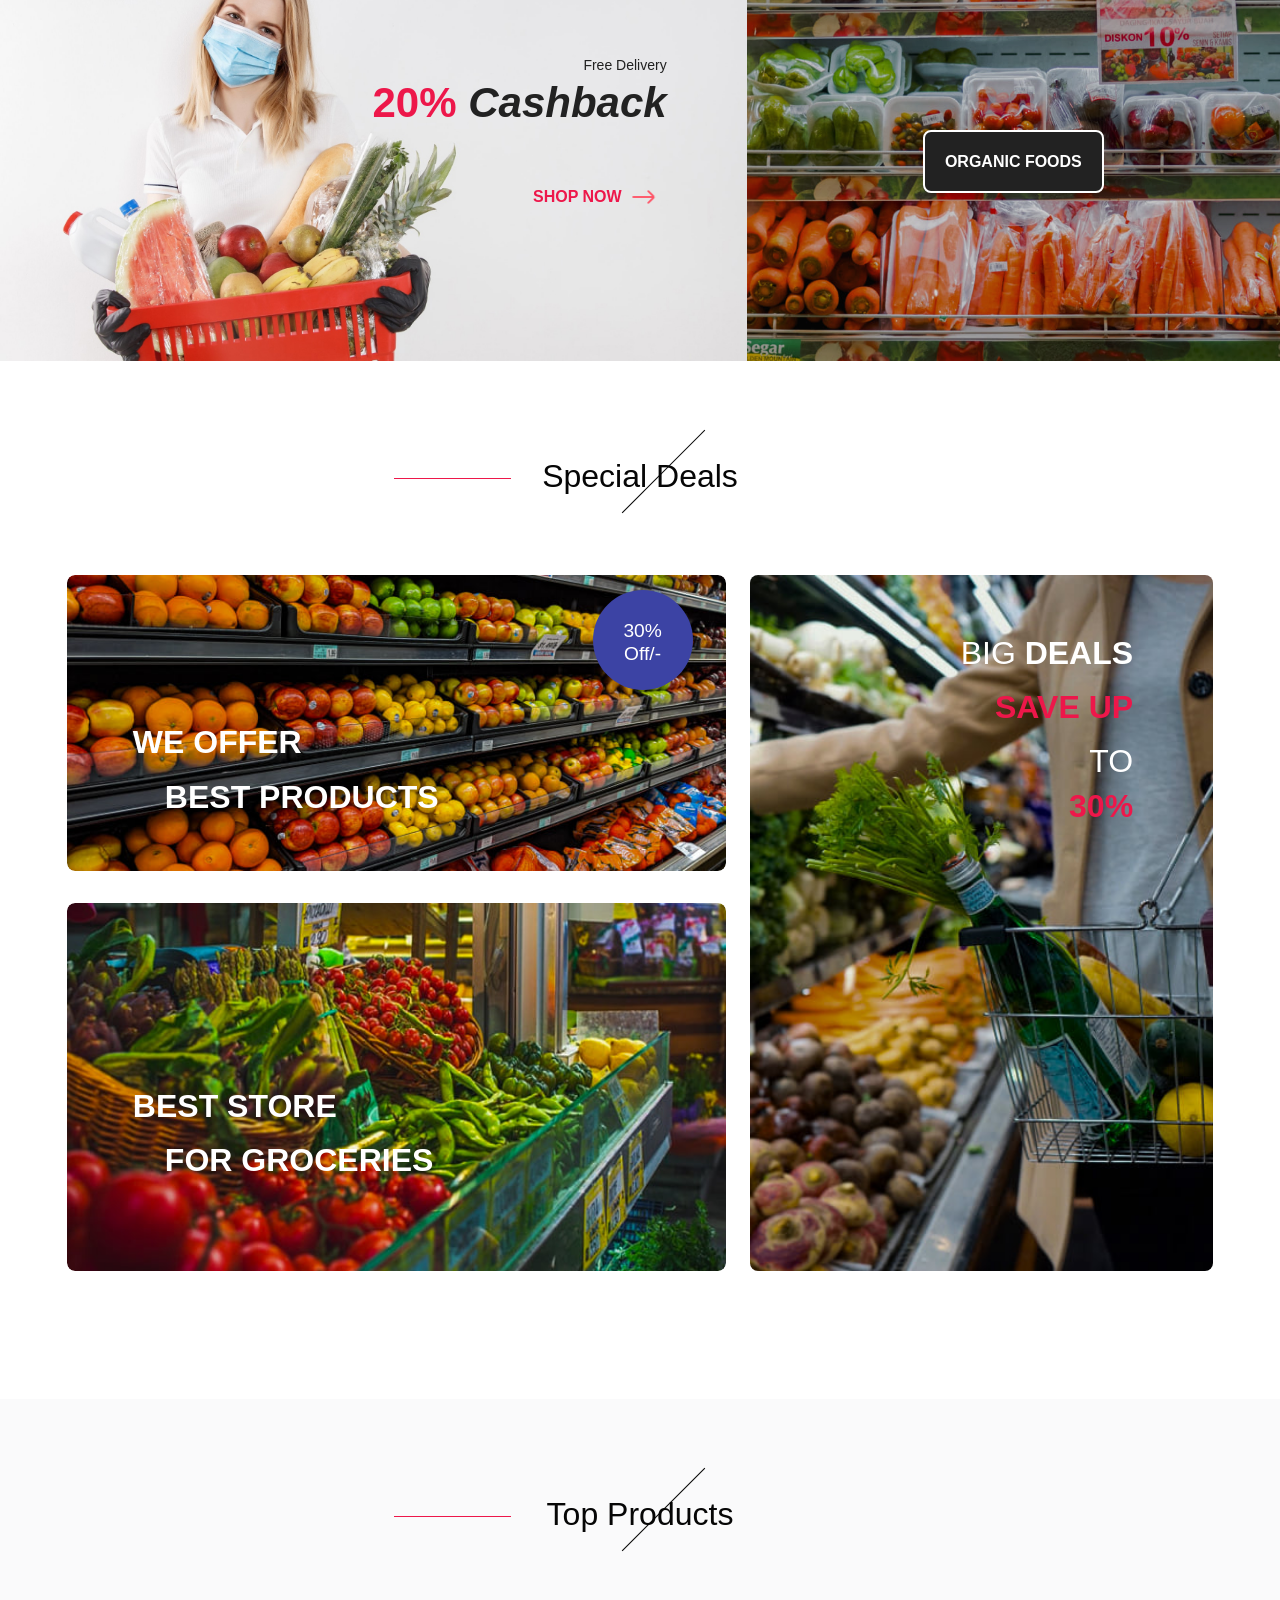
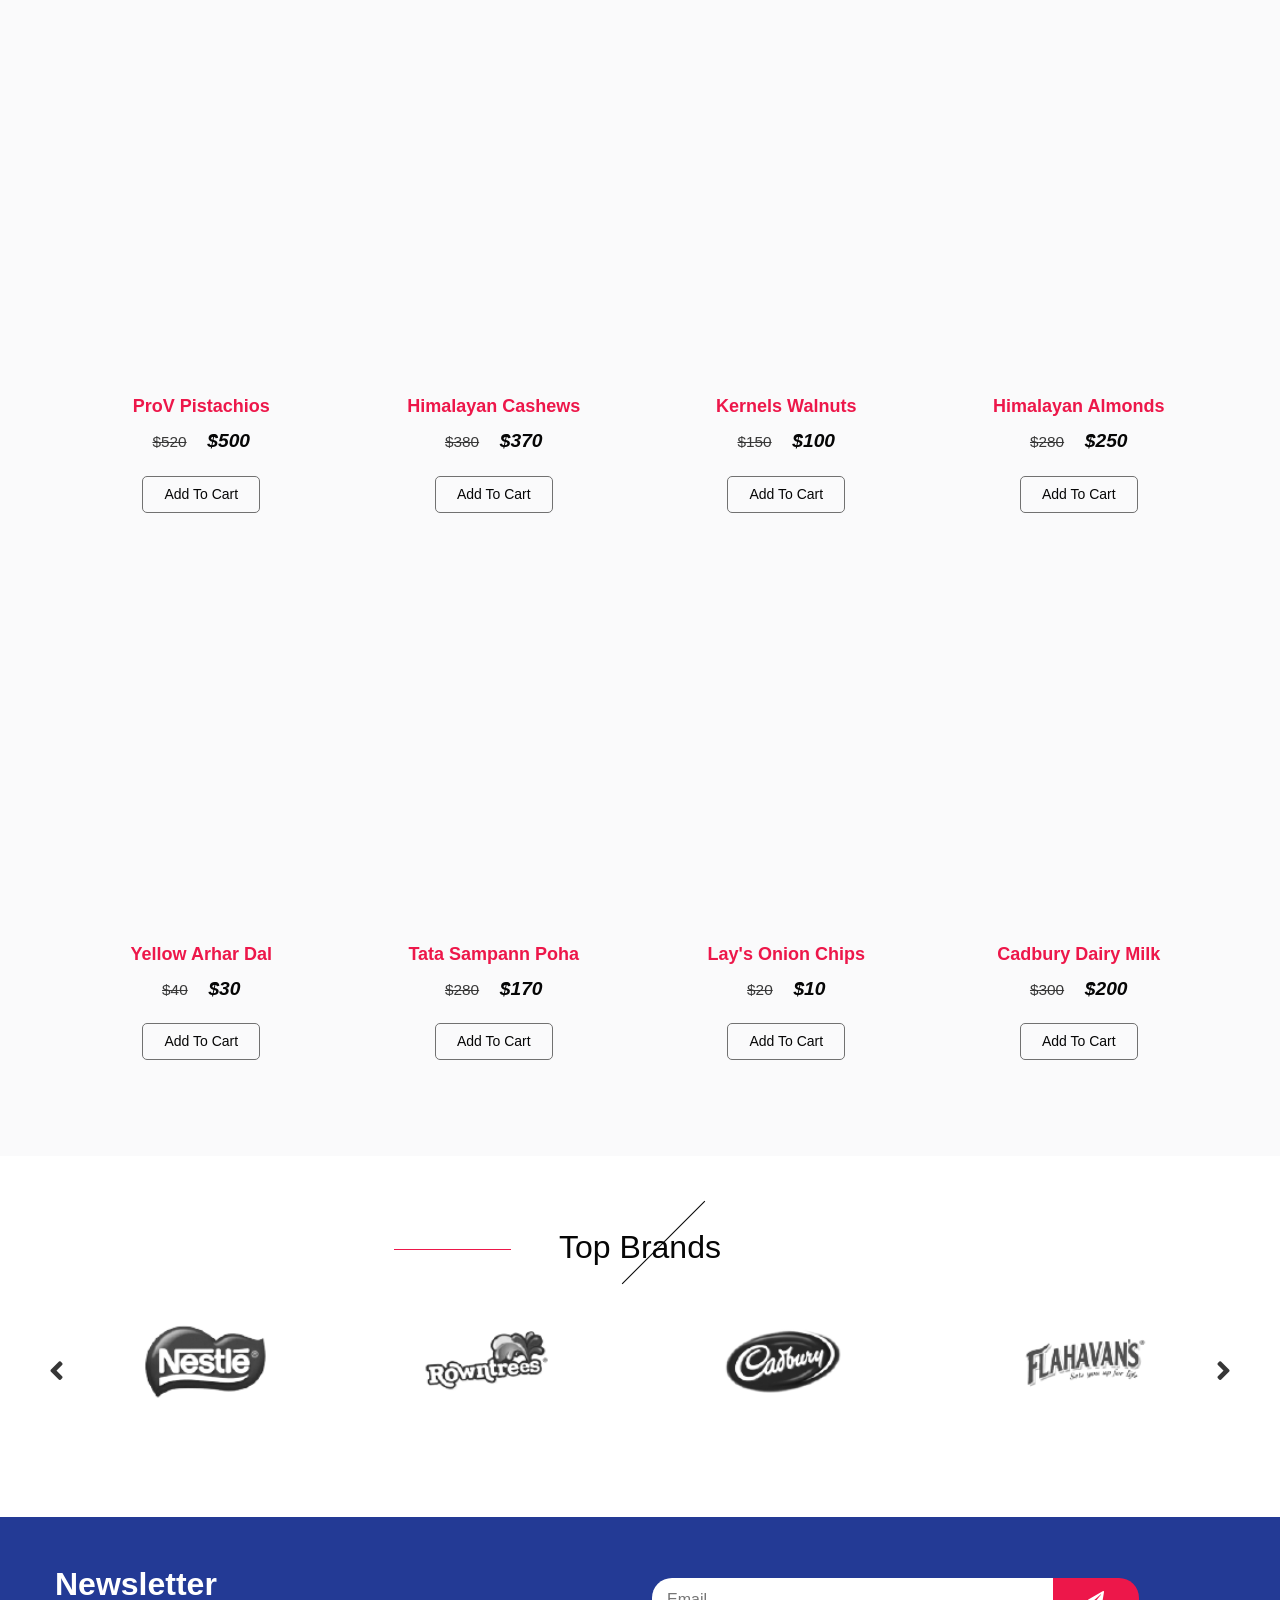
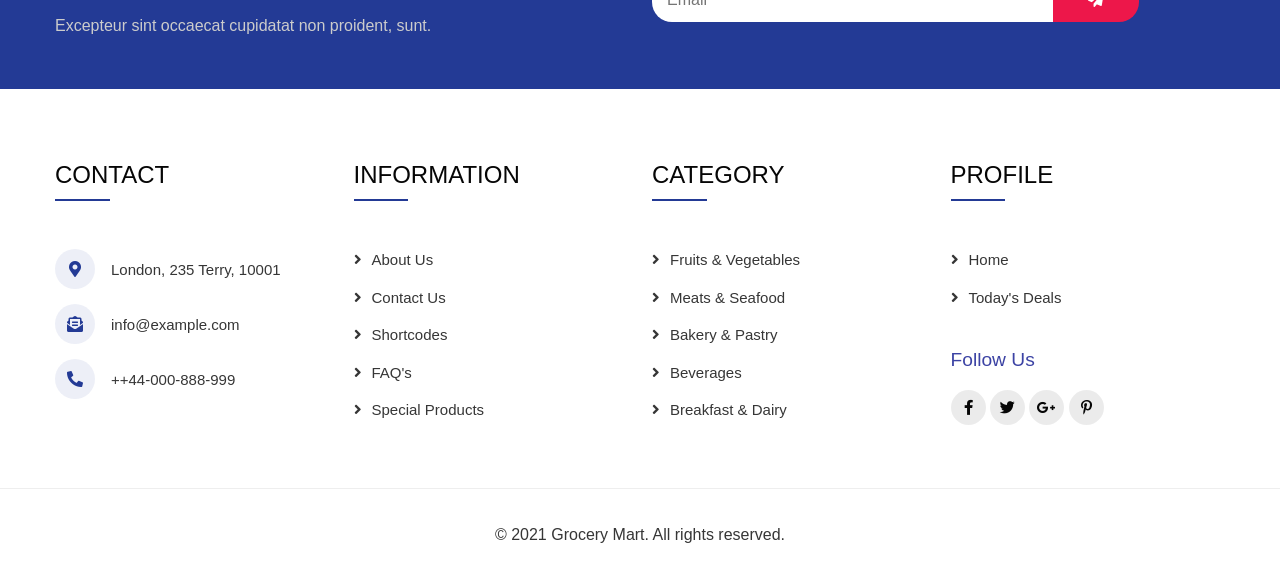
<file: Grocery-Mart-Liberty/index.html>
<!doctype html>
<html lang="en">

<head>
	<!-- Required meta tags -->
	<meta charset="utf-8">
	<meta name="viewport" content="width=device-width, initial-scale=1">
	<title>Grocery Mart - Ecommerce Category Bootstrap Responsive Website Template - Home </title>
	<!-- Custom Theme files -->
	<link href="css/style.css" rel="stylesheet" type="text/css" media="all" />
	<!-- //Custom Theme files -->
</head>

<body>
	<!-- top header -->
	<div class="header" id="home1">
		<div class="container">
			<div class="d-flex align-items-center justify-content-between">
				<!-- login -->
				<div class="w3l_login">
					<a href="#myModal12" data-bs-toggle="modal" data-bs-target="#myModal12"><i
							class="fas fa-user"></i></a>
				</div>
				<!-- logo -->
				<div class="w3l_logo text-center ml-auto">
					<h1><a href="index.html">Grocery Mart<span>Online Grocery Shopping</span></a></h1>
				</div>
				<!-- search -->
				<div class="header-search position-absolute">
					<div class="search-right mx-lg-2">
						<a href="#search" class="btn search-btn p-0" title="search">
							<i class="fas fa-search"></i></a>
						<!-- search popup -->
						<div id="search" class="pop-overlay">
							<div class="popup">
								<form action="error.html" method="GET" class="search-box">
									<input type="search" placeholder="Enter Keyword..." name="search"
										required="required" autofocus="">
									<button type="submit" class="btn"><span class="fas fa-search"
											aria-hidden="true"></span></button>
								</form>
							</div>
							<a class="close" href="#close">×</a>
						</div>
					</div>
				</div>
				<!-- cart -->
				<div class="cart cart box_1">
					<form action="#" method="post" class="last">
						<input type="hidden" name="cmd" value="_cart" />
						<input type="hidden" name="display" value="1" />
						<button class="w3view-cart" type="submit" name="submit" value=""><i
								class="fas fa-shopping-bag"></i></button>
					</form>
				</div>
			</div>
		</div>
	</div>
	<!-- //top header -->
	<!-- header modal -->
	<div class="modal fade" id="myModal12" tabindex="-1" aria-labelledby="myModal12" aria-hidden="true">
		<div class="modal-dialog modal-dialog-centered">
			<div class="modal-content">
				<div class="modal-header border-0">
					<button type="button" class="btn-close" data-bs-dismiss="modal" aria-label="Close"></button>
				</div>
				<div class="row modal-body">
					<ul class="nav nav-tabs mb-4" id="myTab" role="tablist">
						<li class="nav-item" role="presentation">
							<button class="nav-link active" id="home-tab" data-bs-toggle="tab" data-bs-target="#home"
								type="button" role="tab" aria-controls="home" aria-selected="true">Login</button>
						</li>
						<li class="nav-item" role="presentation">
							<button class="nav-link" id="profile-tab" data-bs-toggle="tab" data-bs-target="#profile"
								type="button" role="tab" aria-controls="profile" aria-selected="false">Register</button>
						</li>
					</ul>
					<div class="tab-content p-0" id="myTabContent">
						<div class="tab-pane fade show active" id="home" role="tabpanel" aria-labelledby="home-tab">
							<div class="register">
								<form action="#" method="post">
									<input name="Email" placeholder="Email Address" type="text" required="">
									<input name="Password" placeholder="Password" type="password" required="">
									<div class="sign-up">
										<input type="submit" value="Sign in">
									</div>
								</form>
							</div>
						</div>
						<div class="tab-pane fade" id="profile" role="tabpanel" aria-labelledby="profile-tab">
							<div class="register">
								<form action="#" method="post">
									<input placeholder="Name" name="Name" type="text" required="">
									<input placeholder="Email Address" name="Email" type="email" required="">
									<input placeholder="Password" name="Password" type="password" required="">
									<input placeholder="Confirm Password" name="Password" type="password" required="">
									<div class="sign-up">
										<input type="submit" value="Create Account">
									</div>
								</form>
							</div>
						</div>
					</div>
				</div>
			</div>
		</div>
	</div>
	<!-- header modal -->

	<!-- header -->
	<header id="site-header" class="fixed-top">
		<div class="container">
			<nav class="navbar navbar-expand-lg navbar-light">
				<button class="navbar-toggler collapsed" type="button" data-bs-toggle="collapse"
					data-bs-target="#navbarScroll" aria-controls="navbarScroll" aria-expanded="false"
					aria-label="Toggle navigation">
					<span class="navbar-toggler-icon fa icon-expand fa-bars"></span>
					<span class="navbar-toggler-icon fa icon-close fa-times"></span>
				</button>
				<div class="collapse navbar-collapse" id="navbarScroll">
					<ul class="navbar-nav mx-auto my-2 my-lg-0 navbar-nav-scroll">
						<li class="nav-item">
							<a class="nav-link active" aria-current="page" href="index.html">Home</a>
						</li>
						<li class="nav-item dropdown">
							<a class="nav-link dropdown-toggle" href="#" id="navbarScrollingDropdown" role="button"
								data-bs-toggle="dropdown" aria-expanded="false">
								Products <i class="fas fa-angle-down"></i>
							</a>
							<ul class="dropdown-menu dropdown-menu-2" aria-labelledby="navbarScrollingDropdown">
								<div class="row">
									<div class="col-lg-4">
										<ul class="multi-column-dropdown">
											<h6>Kitchen</h6>
											<li><a href="products1.html">Meat & Seafood </a></li>
											<li><a href="products1.html">Snack Foods<span>New</span></a></li>
											<li><a href="products1.html">Oils, Vinegars</a></li>
											<li><a href="products1.html">Pasta & Noodles<span>New</span></a></li>
										</ul>
									</div>
									<div class="col-lg-4 mt-lg-0 mt-4">
										<ul class="multi-column-dropdown">
											<h6>Household</h6>
											<li><a href="products2.html">Detergents</a></li>
											<li><a href="products2.html">Floor & Other Cleaners</a></li>
											<li><a href="products2.html">Pet Care <span>New</span></a></li>
											<li><a href="products2.html"><i>Festive Decoratives</i></a></li>
										</ul>
									</div>
									<div class="col-lg-4">
										<div class="w3ls_products_pos">
											<h4 class="mb-4">30%<i>Off/-</i></h4>
											<img src="images/nav.png" alt=" " class="img-fluid">
										</div>
									</div>
								</div>
							</ul>
						</li>
						<li class="nav-item">
							<a class="nav-link" href="about.html">About Us</a>
						</li>
						<li class="nav-item dropdown">
							<a class="nav-link dropdown-toggle" href="#" id="navbarScrollingDropdown" role="button"
								data-bs-toggle="dropdown" aria-expanded="false">
								Pages <i class="fas fa-angle-down"></i>
							</a>
							<ul class="dropdown-menu" aria-labelledby="navbarScrollingDropdown">
								<li><a class="dropdown-item" href="blog.html">Blog Posts</a></li>
								<li><a class="dropdown-item" href="blog-single.html">Blog Single</a></li>
								<li><a class="dropdown-item" href="single.html">Single</a></li>
								<li><a class="dropdown-item" href="faq.html">Faq's</a></li>
								<li><a class="dropdown-item" href="shortcodes.html">Shortcodes</a></li>
							</ul>
						</li>
						<li class="nav-item">
							<a class="nav-link" href="contact.html">Contact Us</a>
						</li>
					</ul>
				</div>
				<!-- toggle switch for light and dark theme -->
				<div class="cont-ser-position">
					<nav class="navigation-dark">
						<div class="theme-switch-wrapper">
							<label class="theme-switch" for="checkbox">
								<input type="checkbox" id="checkbox">
								<div class="mode-container">
									<i class="gg-sun"></i>
									<i class="gg-moon"></i>
								</div>
							</label>
						</div>
					</nav>
				</div>
				<!-- //toggle switch for light and dark theme -->
			</nav>
		</div>
	</header>
	<!-- //header -->

	<!-- banner section -->
	<section id="home" class="w3l-banner py-5">
		<div class="banner-content">
			<div class="container pt-sm-5 pb-md-4">
				<div class="row align-items-center py-4">
					<div class="col-md-6">
						<p class="banner-sub mb-1">Start your daily online shopping!</p>
						<h3 class="mb-md-5 mb-4 title">Stay home & we will deliver your daily need's
						</h3>
						<div class="d-flex align-items-center buttons-banner mt-sm-5 mt-4">
							<a href="products1.html" class="btn btn-style">Shop Now</a>
						</div>
					</div>
					<div class="col-md-6 right-banner-2 position-relative p-md-0 mt-sm-0 mt-4">
						<div class="sub-banner-image mx-auto">
							<img src="images/banner-img.png" class="img-fluid position-relative" alt=" ">
						</div>
					</div>
				</div>
			</div>
		</div>
	</section>
	<!-- //banner section -->

	<!-- banner-bottom -->
	<div class="banner-bottom py-5">
		<div class="container py-lg-5 py-4">
			<div class="row align-items-center">
				<div class="col-lg-5 wthree_banner_bottom_left">
					<div class="position-relative">
						<img src="images/image1.jpg" alt="" class="img-fluid radius-image">
						<a href="#small-dialog" class="popup-with-zoom-anim play-view text-center position-absolute">
							<span class="video-play-icon">
								<span class="fa fa-play"></span>
							</span>
						</a>
						<!-- dialog itself, mfp-hide class is required to make dialog hidden -->
						<div id="small-dialog" class="zoom-anim-dialog mfp-hide">
							<iframe src="https://player.vimeo.com/video/106183791?h=b24e6f79f8"
								allow="autoplay; fullscreen" allowfullscreen=""></iframe>
						</div>
					</div>
				</div>
				<div class="col-lg-7 wthree_banner_bottom_right">
					<ul class="nav nav-tabs" id="myTab" role="tablist">
						<li class="nav-item" role="presentation">
							<button class="nav-link active" id="vegetables-tab" data-bs-toggle="tab"
								data-bs-target="#vegetables" type="button" role="tab" aria-controls="vegetables"
								aria-selected="true">Vegetables</button>
						</li>
						<li class="nav-item" role="presentation">
							<button class="nav-link" id="meats-tab" data-bs-toggle="tab" data-bs-target="#meats"
								type="button" role="tab" aria-controls="meats" aria-selected="false">Meats &
								Seafood</button>
						</li>
						<li class="nav-item" role="presentation">
							<button class="nav-link" id="bakeryt-tab" data-bs-toggle="tab" data-bs-target="#bakery"
								type="button" role="tab" aria-controls="bakery" aria-selected="false">Bakery</button>
						</li>
						<li class="nav-item" role="presentation">
							<button class="nav-link" id="beverages-tab" data-bs-toggle="tab" data-bs-target="#beverages"
								type="button" role="tab" aria-controls="beverages"
								aria-selected="false">Beverages</button>
						</li>
					</ul>
					<div class="tab-content" id="myTabContent">
						<div class="tab-pane fade show active" id="vegetables" role="tabpanel"
							aria-labelledby="vegetables-tab">
							<div class="row agile_ecommerce_tabs">
								<div class="col-md-4 agile_ecommerce_tab_left">
									<div class="hs-wrapper">
										<img src="images/a1.png" alt=" " class="img-fluid" />
										<img src="images/a1.png" alt=" " class="img-fluid" />
										<img src="images/a1.png" alt=" " class="img-fluid" />
										<img src="images/a1.png" alt=" " class="img-fluid" />
										<img src="images/a1.png" alt=" " class="img-fluid" />
										<img src="images/a1.png" alt=" " class="img-fluid" />
										<div class="w3_hs_bottom">
											<ul>
												<li>
													<a href="#modal" data-bs-toggle="modal" data-bs-target="#myModal"><i
															class="fas fa-eye"></i></a>
												</li>
											</ul>
										</div>
									</div>
									<h5><a href="single.html">Ladies Finger 500g</a></h5>
									<div class="simpleCart_shelfItem">
										<p><span>$380</span> <i class="item_price">$350</i></p>
										<form action="#" method="post">
											<input type="hidden" name="cmd" value="_cart" />
											<input type="hidden" name="add" value="1" />
											<input type="hidden" name="w3ls_item" value="Ladies Finger 500g" />
											<input type="hidden" name="amount" value="350.00" />
											<button type="submit" class="w3ls-cart">Add to cart</button>
										</form>
									</div>
								</div>
								<div class="col-md-4 agile_ecommerce_tab_left">
									<div class="hs-wrapper">
										<img src="images/a2.png" alt=" " class="img-fluid" />
										<img src="images/a2.png" alt=" " class="img-fluid" />
										<img src="images/a2.png" alt=" " class="img-fluid" />
										<img src="images/a2.png" alt=" " class="img-fluid" />
										<img src="images/a2.png" alt=" " class="img-fluid" />
										<img src="images/a2.png" alt=" " class="img-fluid" />
										<div class="w3_hs_bottom">
											<ul>
												<li>
													<a href="#myModal1" data-bs-toggle="modal"
														data-bs-target="#myModal1"><i class="fas fa-eye"></i></a>
												</li>
											</ul>
										</div>
									</div>
									<h5><a href="single.html">Brinjal long 500g</a></h5>
									<div class="simpleCart_shelfItem">
										<p><span>$330</span> <i class="item_price">$302</i></p>
										<form action="#" method="post">
											<input type="hidden" name="cmd" value="_cart" />
											<input type="hidden" name="add" value="1" />
											<input type="hidden" name="w3ls_item" value="Brinjal long 500g" />
											<input type="hidden" name="amount" value="302.00" />
											<button type="submit" class="w3ls-cart">Add to cart</button>
										</form>
									</div>
								</div>
								<div class="col-md-4 agile_ecommerce_tab_left">
									<div class="hs-wrapper">
										<img src="images/a3.png" alt=" " class="img-fluid" />
										<img src="images/a3.png" alt=" " class="img-fluid" />
										<img src="images/a3.png" alt=" " class="img-fluid" />
										<img src="images/a3.png" alt=" " class="img-fluid" />
										<img src="images/a3.png" alt=" " class="img-fluid" />
										<img src="images/a3.png" alt=" " class="img-fluid" />
										<div class="w3_hs_bottom">
											<ul>
												<li>
													<a href="#myModal2" data-bs-toggle="modal"
														data-bs-target="#myModal2"><i class="fas fa-eye"></i></a>
												</li>
											</ul>
										</div>
									</div>
									<h5><a href="single.html">Palak 250g</a></h5>
									<div class="simpleCart_shelfItem">
										<p><span>$250</span> <i class="item_price">$245</i></p>
										<form action="#" method="post">
											<input type="hidden" name="cmd" value="_cart" />
											<input type="hidden" name="add" value="1" />
											<input type="hidden" name="w3ls_item" value="Palak 250g" />
											<input type="hidden" name="amount" value="245.00" />
											<button type="submit" class="w3ls-cart">Add to cart</button>
										</form>
									</div>
								</div>
							</div>
						</div>
						<div class="tab-pane fade" id="meats" role="tabpanel" aria-labelledby="meats-tab">
							<div class="row agile_ecommerce_tabs">
								<div class="col-md-4 agile_ecommerce_tab_left">
									<div class="hs-wrapper">
										<img src="images/b1.png" alt=" " class="img-fluid" />
										<img src="images/b1.png" alt=" " class="img-fluid" />
										<img src="images/b1.png" alt=" " class="img-fluid" />
										<img src="images/b1.png" alt=" " class="img-fluid" />
										<img src="images/b1.png" alt=" " class="img-fluid" />
										<img src="images/b1.png" alt=" " class="img-fluid" />
										<div class="w3_hs_bottom">
											<ul>
												<li>
													<a href="#myModal3" data-bs-toggle="modal"
														data-bs-target="#myModal3"><i class="fas fa-eye"></i></a>
												</li>
											</ul>
										</div>
									</div>
									<h5><a href="single.html">Prawns (Big)</a></h5>
									<div class="simpleCart_shelfItem">
										<p><span>$320</span> <i class="item_price">$250</i></p>
										<form action="#" method="post">
											<input type="hidden" name="cmd" value="_cart" />
											<input type="hidden" name="add" value="1" />
											<input type="hidden" name="w3ls_item" value="Prawns (Big)" />
											<input type="hidden" name="amount" value="250.00" />
											<button type="submit" class="w3ls-cart">Add to cart</button>
										</form>
									</div>
								</div>
								<div class="col-md-4 agile_ecommerce_tab_left">
									<div class="hs-wrapper">
										<img src="images/b2.png" alt=" " class="img-fluid" />
										<img src="images/b2.png" alt=" " class="img-fluid" />
										<img src="images/b2.png" alt=" " class="img-fluid" />
										<img src="images/b2.png" alt=" " class="img-fluid" />
										<img src="images/b2.png" alt=" " class="img-fluid" />
										<img src="images/b1.png" alt=" " class="img-fluid" />
										<div class="w3_hs_bottom">
											<ul>
												<li>
													<a href="#myModal4" data-bs-toggle="modal"
														data-bs-target="#myModal4"><i class="fas fa-eye"></i></a>
												</li>
											</ul>
										</div>
									</div>
									<h5><a href="single.html">Silver Belly Fish</a></h5>
									<div class="simpleCart_shelfItem">
										<p><span>$180</span> <i class="item_price">$150</i></p>
										<form action="#" method="post">
											<input type="hidden" name="cmd" value="_cart" />
											<input type="hidden" name="add" value="1" />
											<input type="hidden" name="w3ls_item" value="Silver Belly Fish" />
											<input type="hidden" name="amount" value="150.00" />
											<button type="submit" class="w3ls-cart">Add to cart</button>
										</form>
									</div>
								</div>
								<div class="col-md-4 agile_ecommerce_tab_left">
									<div class="hs-wrapper">
										<img src="images/b3.png" alt=" " class="img-fluid" />
										<img src="images/b3.png" alt=" " class="img-fluid" />
										<img src="images/b3.png" alt=" " class="img-fluid" />
										<img src="images/b3.png" alt=" " class="img-fluid" />
										<img src="images/b3.png" alt=" " class="img-fluid" />
										<img src="images/b3.png" alt=" " class="img-fluid" />
										<div class="w3_hs_bottom">
											<ul>
												<li>
													<a href="#myModal5" data-bs-toggle="modal"
														data-bs-target="#myModal5"><i class="fas fa-eye"></i></a>
												</li>
											</ul>
										</div>
									</div>
									<h5><a href="single.html">Prawns Meat (Small)</a></h5>
									<div class="simpleCart_shelfItem">
										<p><span>$220</span> <i class="item_price">$180</i></p>
										<form action="#" method="post">
											<input type="hidden" name="cmd" value="_cart" />
											<input type="hidden" name="add" value="1" />
											<input type="hidden" name="w3ls_item" value="Prawns Meat" />
											<input type="hidden" name="amount" value="180.00" />
											<button type="submit" class="w3ls-cart">Add to cart</button>
										</form>
									</div>
								</div>
							</div>
						</div>
						<div class="tab-pane fade" id="bakery" role="tabpanel" aria-labelledby="bakery-tab">
							<div class="row agile_ecommerce_tabs">
								<div class="col-md-4 agile_ecommerce_tab_left">
									<div class="hs-wrapper">
										<img src="images/c1.png" alt=" " class="img-fluid" />
										<img src="images/c1.png" alt=" " class="img-fluid" />
										<img src="images/c1.png" alt=" " class="img-fluid" />
										<img src="images/c1.png" alt=" " class="img-fluid" />
										<img src="images/c1.png" alt=" " class="img-fluid" />
										<img src="images/c1.png" alt=" " class="img-fluid" />
										<div class="w3_hs_bottom">
											<ul>
												<li>
													<a href="#myModal6" data-bs-toggle="modal"
														data-bs-target="#myModal6"><i class="fas fa-eye"></i></a>
												</li>
											</ul>
										</div>
									</div>
									<h5><a href="single.html">Pista Soan Papdi</a></h5>
									<div class="simpleCart_shelfItem">
										<p><span>$880</span> <i class="item_price">$850</i></p>
										<form action="#" method="post">
											<input type="hidden" name="cmd" value="_cart" />
											<input type="hidden" name="add" value="1" />
											<input type="hidden" name="w3ls_item" value="Pista Soan Papdi" />
											<input type="hidden" name="amount" value="850.00" />
											<button type="submit" class="w3ls-cart">Add to cart</button>
										</form>
									</div>
								</div>
								<div class="col-md-4 agile_ecommerce_tab_left">
									<div class="hs-wrapper">
										<img src="images/c2.png" alt=" " class="img-fluid" />
										<img src="images/c2.png" alt=" " class="img-fluid" />
										<img src="images/c2.png" alt=" " class="img-fluid" />
										<img src="images/c2.png" alt=" " class="img-fluid" />
										<img src="images/c2.png" alt=" " class="img-fluid" />
										<img src="images/c2.png" alt=" " class="img-fluid" />
										<div class="w3_hs_bottom">
											<ul>
												<li>
													<a href="#myModal7" data-bs-toggle="modal"
														data-bs-target="#myModal7"><i class="fas fa-eye"></i></a>
												</li>
											</ul>
										</div>
									</div>
									<h5><a href="single.html">KARACHI Halwa Box</a></h5>
									<div class="simpleCart_shelfItem">
										<p><span>$290</span> <i class="item_price">$280</i></p>
										<form action="#" method="post">
											<input type="hidden" name="cmd" value="_cart" />
											<input type="hidden" name="add" value="1" />
											<input type="hidden" name="w3ls_item" value="KARACHI Halwa Box" />
											<input type="hidden" name="amount" value="280.00" />
											<button type="submit" class="w3ls-cart">Add to cart</button>
										</form>
									</div>
								</div>
								<div class="col-md-4 agile_ecommerce_tab_left">
									<div class="hs-wrapper">
										<img src="images/c3.png" alt=" " class="img-fluid" />
										<img src="images/c3.png" alt=" " class="img-fluid" />
										<img src="images/c3.png" alt=" " class="img-fluid" />
										<img src="images/c3.png" alt=" " class="img-fluid" />
										<img src="images/c3.png" alt=" " class="img-fluid" />
										<img src="images/c3.png" alt=" " class="img-fluid" />
										<div class="w3_hs_bottom">
											<ul>
												<li>
													<a href="#myModal8" data-bs-toggle="modal"
														data-bs-target="#myModal8"><i class="fas fa-eye"></i></a>
												</li>
											</ul>
										</div>
									</div>
									<h5><a href="single.html">KARACHI Fruit Cookies</a></h5>
									<div class="simpleCart_shelfItem">
										<p><span>$120</span> <i class="item_price">$80</i></p>
										<form action="#" method="post">
											<input type="hidden" name="cmd" value="_cart" />
											<input type="hidden" name="add" value="1" />
											<input type="hidden" name="w3ls_item" value="Fruit Cookies" />
											<input type="hidden" name="amount" value="80.00" />
											<button type="submit" class="w3ls-cart">Add to cart</button>
										</form>
									</div>
								</div>
							</div>
						</div>
						<div class="tab-pane fade" id="beverages" role="tabpanel" aria-labelledby="beverages-tab">
							<div class="row agile_ecommerce_tabs">
								<div class="col-md-4 agile_ecommerce_tab_left">
									<div class="hs-wrapper">
										<img src="images/d1.png" alt=" " class="img-fluid" />
										<img src="images/d1.png" alt=" " class="img-fluid" />
										<img src="images/d1.png" alt=" " class="img-fluid" />
										<img src="images/d1.png" alt=" " class="img-fluid" />
										<img src="images/d1.png" alt=" " class="img-fluid" />
										<img src="images/d1.png" alt=" " class="img-fluid" />
										<div class="w3_hs_bottom">
											<ul>
												<li>
													<a href="#myModal9" data-bs-toggle="modal"
														data-bs-target="#myModal9"><i class="fas fa-eye"></i></a>
												</li>
											</ul>
										</div>
									</div>
									<h5><a href="single.html">Thums Up Soft drink</a></h5>
									<div class="simpleCart_shelfItem">
										<p><span>$950</span> <i class="item_price">$90</i></p>
										<form action="#" method="post">
											<input type="hidden" name="cmd" value="_cart" />
											<input type="hidden" name="add" value="1" />
											<input type="hidden" name="w3ls_item" value="Thums Up" />
											<input type="hidden" name="amount" value="820.00" />
											<button type="submit" class="w3ls-cart">Add to cart</button>
										</form>
									</div>
								</div>
								<div class="col-md-4 agile_ecommerce_tab_left">
									<div class="hs-wrapper">
										<img src="images/d2.png" alt=" " class="img-fluid" />
										<img src="images/d2.png" alt=" " class="img-fluid" />
										<img src="images/d2.png" alt=" " class="img-fluid" />
										<img src="images/d2.png" alt=" " class="img-fluid" />
										<img src="images/d2.png" alt=" " class="img-fluid" />
										<img src="images/d2.png" alt=" " class="img-fluid" />
										<div class="w3_hs_bottom">
											<ul>
												<li>
													<a href="#myModal10" data-bs-toggle="modal"
														data-bs-target="#myModal10"><i class="fas fa-eye"></i></a>
												</li>
											</ul>
										</div>
									</div>
									<h5><a href="single.html">Coca-Cola Can</a></h5>
									<div class="simpleCart_shelfItem">
										<p><span>$700</span> <i class="item_price">$80</i></p>
										<form action="#" method="post">
											<input type="hidden" name="cmd" value="_cart" />
											<input type="hidden" name="add" value="1" />
											<input type="hidden" name="w3ls_item" value="Coca-Cola Can" />
											<input type="hidden" name="amount" value="680.00" />
											<button type="submit" class="w3ls-cart">Add to cart</button>
										</form>
									</div>
								</div>
								<div class="col-md-4 agile_ecommerce_tab_left">
									<div class="hs-wrapper">
										<img src="images/d3.png" alt=" " class="img-fluid" />
										<img src="images/d3.png" alt=" " class="img-fluid" />
										<img src="images/d3.png" alt=" " class="img-fluid" />
										<img src="images/d3.png" alt=" " class="img-fluid" />
										<img src="images/d3.png" alt=" " class="img-fluid" />
										<img src="images/d3.png" alt=" " class="img-fluid" />
										<div class="w3_hs_bottom">
											<ul>
												<li>
													<a href="#myModal11" data-bs-toggle="modal"
														data-bs-target="#myModal11"><i class="fas fa-eye"></i></a>
												</li>
											</ul>
										</div>
									</div>
									<h5><a href="single.html">Fanta PET Bottle</a></h5>
									<div class="simpleCart_shelfItem">
										<p><span>$520</span> <i class="item_price">$50</i></p>
										<form action="#" method="post">
											<input type="hidden" name="cmd" value="_cart" />
											<input type="hidden" name="add" value="1" />
											<input type="hidden" name="w3ls_item" value="Fanta PET Bottle" />
											<input type="hidden" name="amount" value="510.00" />
											<button type="submit" class="w3ls-cart">Add to cart</button>
										</form>
									</div>
								</div>
							</div>
						</div>
					</div>
				</div>
			</div>
		</div>
	</div>
	<!-- //banner-bottom -->

	<!-- modal-video -->
	<div class="modal fade" id="myModal" tabindex="-1" aria-labelledby="myModal" aria-hidden="true">
		<div class="modal-dialog modal-dialog-centered">
			<div class="modal-content">
				<div class="modal-header border-0">
					<button type="button" class="btn-close" data-bs-dismiss="modal" aria-label="Close"></button>
				</div>
				<div class="row modal-body">
					<div class="col-md-5 modal_body_left">
						<img src="images/a1.png" alt=" " class="img-fluid" />
					</div>
					<div class="col-md-7 modal_body_right">
						<h4>Ladies Finger 500g</h4>
						<p>Ut enim ad minim veniam, quis nostrud exercitation ullamco laboris nisi ut aliquip ex ea
							commodo consequat.Duis aute irure dolor in reprehenderit in voluptate velit esse cillum
							dolore eu fugiat nulla pariatur. </p>
						<div class="rating">
							<div class="rating-left">
								<img src="images/star-.png" alt=" " class="img-fluid" />
							</div>
							<div class="rating-left">
								<img src="images/star-.png" alt=" " class="img-fluid" />
							</div>
							<div class="rating-left">
								<img src="images/star-.png" alt=" " class="img-fluid" />
							</div>
							<div class="rating-left">
								<img src="images/star.png" alt=" " class="img-fluid" />
							</div>
							<div class="rating-left">
								<img src="images/star.png" alt=" " class="img-fluid" />
							</div>
							<div class="clearfix"> </div>
						</div>
						<div class="modal_body_right_cart simpleCart_shelfItem">
							<p><span>$380</span> <i class="item_price">$350</i></p>
							<form action="#" method="post">
								<input type="hidden" name="cmd" value="_cart">
								<input type="hidden" name="add" value="1">
								<input type="hidden" name="w3ls_item" value="Ladies Finger">
								<input type="hidden" name="amount" value="350.00">
								<button type="submit" class="w3ls-cart">Add to cart</button>
							</form>
						</div>
					</div>
				</div>
			</div>
		</div>
	</div>

	<div class="modal fade" id="myModal1" tabindex="-1" aria-labelledby="myModal1" aria-hidden="true">
		<div class="modal-dialog modal-dialog-centered">
			<div class="modal-content">
				<div class="modal-header border-0">
					<button type="button" class="btn-close" data-bs-dismiss="modal" aria-label="Close"></button>
				</div>
				<div class="row modal-body">
					<div class="col-md-5 modal_body_left">
						<img src="images/a2.png" alt=" " class="img-fluid" />
					</div>
					<div class="col-md-7 modal_body_right">
						<h4>Brinjal long 500g</h4>
						<p>Ut enim ad minim veniam, quis nostrud
							exercitation ullamco laboris nisi ut aliquip ex ea
							commodo consequat.Duis aute irure dolor in
							reprehenderit in voluptate velit esse cillum dolore
							eu fugiat nulla pariatur. Excepteur sint occaecat
							cupidatat non proident, sunt in culpa qui officia
							deserunt mollit anim id est laborum.</p>
						<div class="rating">
							<div class="rating-left">
								<img src="images/star-.png" alt=" " class="img-fluid" />
							</div>
							<div class="rating-left">
								<img src="images/star-.png" alt=" " class="img-fluid" />
							</div>
							<div class="rating-left">
								<img src="images/star-.png" alt=" " class="img-fluid" />
							</div>
							<div class="rating-left">
								<img src="images/star.png" alt=" " class="img-fluid" />
							</div>
							<div class="rating-left">
								<img src="images/star.png" alt=" " class="img-fluid" />
							</div>
							<div class="clearfix"> </div>
						</div>
						<div class="modal_body_right_cart simpleCart_shelfItem">
							<p><span>$330</span> <i class="item_price">$302</i></p>
							<form action="#" method="post">
								<input type="hidden" name="cmd" value="_cart">
								<input type="hidden" name="add" value="1">
								<input type="hidden" name="w3ls_item" value="Brinjal long">
								<input type="hidden" name="amount" value="302.00">
								<button type="submit" class="w3ls-cart">Add to cart</button>
							</form>
						</div>
					</div>
				</div>
			</div>
		</div>
	</div>

	<div class="modal fade" id="myModal2" tabindex="-1" aria-labelledby="myModal2" aria-hidden="true">
		<div class="modal-dialog modal-dialog-centered">
			<div class="modal-content">
				<div class="modal-header border-0">
					<button type="button" class="btn-close" data-bs-dismiss="modal" aria-label="Close"></button>
				</div>
				<div class="row modal-body">
					<div class="col-md-5 modal_body_left">
						<img src="images/a3.png" alt=" " class="img-fluid" />
					</div>
					<div class="col-md-7 modal_body_right">
						<h4>Palak 250g</h4>
						<p>Ut enim ad minim veniam, quis nostrud exercitation ullamco laboris nisi ut aliquip ex
							ea
							commodo consequat.Duis aute irure dolor in
							reprehenderit in voluptate velit esse cillum dolore eu fugiat nulla pariatur.
							Excepteur
							sint occaecat cupidatat non proident, sunt in culpa qui officia deserunt.</p>
						<div class="rating">
							<div class="rating-left">
								<img src="images/star-.png" alt=" " class="img-fluid" />
							</div>
							<div class="rating-left">
								<img src="images/star-.png" alt=" " class="img-fluid" />
							</div>
							<div class="rating-left">
								<img src="images/star-.png" alt=" " class="img-fluid" />
							</div>
							<div class="rating-left">
								<img src="images/star-.png" alt=" " class="img-fluid" />
							</div>
							<div class="rating-left">
								<img src="images/star.png" alt=" " class="img-fluid" />
							</div>
							<div class="clearfix"> </div>
						</div>
						<div class="modal_body_right_cart simpleCart_shelfItem">
							<p><span>$250</span> <i class="item_price">$245</i></p>
							<form action="#" method="post">
								<input type="hidden" name="cmd" value="_cart">
								<input type="hidden" name="add" value="1">
								<input type="hidden" name="w3ls_item" value="Palak 250g">
								<input type="hidden" name="amount" value="245.00">
								<button type="submit" class="w3ls-cart">Add to cart</button>
							</form>
						</div>
					</div>
				</div>
			</div>
		</div>
	</div>

	<div class="modal fade" id="myModal3" tabindex="-1" aria-labelledby="myModal3" aria-hidden="true">
		<div class="modal-dialog modal-dialog-centered">
			<div class="modal-content">
				<div class="modal-header border-0">
					<button type="button" class="btn-close" data-bs-dismiss="modal" aria-label="Close"></button>
				</div>
				<div class="row modal-body">
					<div class="col-md-5 modal_body_left">
						<img src="images/b1.png" alt=" " class="img-fluid" />
					</div>
					<div class="col-md-7 modal_body_right">
						<h4>Prawns (Big)</h4>
						<p>Duis aute irure dolor inreprehenderit in voluptate velit esse cillum dolore
							eu fugiat nulla pariatur. Excepteur sint occaecat cupidatat non proident, sunt
							in culpa
							qui officia deserunt mollit anim id est laborum.</p>
						<div class="rating">
							<div class="rating-left">
								<img src="images/star-.png" alt=" " class="img-fluid" />
							</div>
							<div class="rating-left">
								<img src="images/star-.png" alt=" " class="img-fluid" />
							</div>
							<div class="rating-left">
								<img src="images/star-.png" alt=" " class="img-fluid" />
							</div>
							<div class="rating-left">
								<img src="images/star.png" alt=" " class="img-fluid" />
							</div>
							<div class="rating-left">
								<img src="images/star.png" alt=" " class="img-fluid" />
							</div>
							<div class="clearfix"> </div>
						</div>
						<div class="modal_body_right_cart simpleCart_shelfItem">
							<p><span>$320</span> <i class="item_price">$250</i></p>
							<form action="#" method="post">
								<input type="hidden" name="cmd" value="_cart">
								<input type="hidden" name="add" value="1">
								<input type="hidden" name="w3ls_item" value="Prawns (Big)">
								<input type="hidden" name="amount" value="250.00">
								<button type="submit" class="w3ls-cart">Add to cart</button>
							</form>
						</div>
					</div>
				</div>
			</div>
		</div>
	</div>

	<div class="modal fade" id="myModal4" tabindex="-1" aria-labelledby="myModal4" aria-hidden="true">
		<div class="modal-dialog modal-dialog-centered">
			<div class="modal-content">
				<div class="modal-header border-0">
					<button type="button" class="btn-close" data-bs-dismiss="modal" aria-label="Close"></button>
				</div>
				<div class="row modal-body">
					<div class="col-md-5 modal_body_left">
						<img src="images/b2.png" alt=" " class="img-fluid" />
					</div>
					<div class="col-md-7 modal_body_right">
						<h4>Silver Belly Fish</h4>
						<p>Excepteur sint occaecat laboris nisi ut aliquip ex ea
							commodo consequat.Duis aute irure dolor in reprehenderit in voluptate velit
							esse cillum
							dolore
							eu fugiat nulla pariatur cupidatat non proident, sunt in culpa qui officia
							deserunt
							mollit anim id est laborum.</p>
						<div class="rating">
							<div class="rating-left">
								<img src="images/star-.png" alt=" " class="img-fluid" />
							</div>
							<div class="rating-left">
								<img src="images/star-.png" alt=" " class="img-fluid" />
							</div>
							<div class="rating-left">
								<img src="images/star-.png" alt=" " class="img-fluid" />
							</div>
							<div class="rating-left">
								<img src="images/star.png" alt=" " class="img-fluid" />
							</div>
							<div class="rating-left">
								<img src="images/star.png" alt=" " class="img-fluid" />
							</div>
							<div class="clearfix"> </div>
						</div>
						<div class="modal_body_right_cart simpleCart_shelfItem">
							<p><span>$180</span> <i class="item_price">$150</i></p>
							<form action="#" method="post">
								<input type="hidden" name="cmd" value="_cart">
								<input type="hidden" name="add" value="1">
								<input type="hidden" name="w3ls_item" value="Silver Belly Fish">
								<input type="hidden" name="amount" value="150.00">
								<button type="submit" class="w3ls-cart">Add to cart</button>
							</form>
						</div>
					</div>
				</div>
			</div>
		</div>
	</div>

	<div class="modal fade" id="myModal5" tabindex="-1" aria-labelledby="myModal5" aria-hidden="true">
		<div class="modal-dialog modal-dialog-centered">
			<div class="modal-content">
				<div class="modal-header border-0">
					<button type="button" class="btn-close" data-bs-dismiss="modal" aria-label="Close"></button>
				</div>
				<div class="row modal-body">
					<div class="col-md-5 modal_body_left">
						<img src="images/b3.png" alt=" " class="img-fluid" />
					</div>
					<div class="col-md-7 modal_body_right">
						<h4>Prawns Meat (Small)</h4>
						<p>Ut enim ad minim veniam, quis nostrud exercitation ullamco laboris nisi ut
							aliquip ex ea
							commodo consequat.Duis aute irure dolor in reprehenderit in voluptate velit
							esse cillum
							dolore eu fugiat nulla pariatur. Excepteur sint occaecat
							cupidatat non proident, sunt in culpa qui officia deserunt mollit anim id
							est laborum.
						</p>
						<div class="rating">
							<div class="rating-left">
								<img src="images/star-.png" alt=" " class="img-fluid" />
							</div>
							<div class="rating-left">
								<img src="images/star-.png" alt=" " class="img-fluid" />
							</div>
							<div class="rating-left">
								<img src="images/star-.png" alt=" " class="img-fluid" />
							</div>
							<div class="rating-left">
								<img src="images/star.png" alt=" " class="img-fluid" />
							</div>
							<div class="rating-left">
								<img src="images/star.png" alt=" " class="img-fluid" />
							</div>
							<div class="clearfix"> </div>
						</div>
						<div class="modal_body_right_cart simpleCart_shelfItem">
							<p><span>$220</span> <i class="item_price">$180</i></p>
							<form action="#" method="post">
								<input type="hidden" name="cmd" value="_cart">
								<input type="hidden" name="add" value="1">
								<input type="hidden" name="w3ls_item" value="Prawns Meat">
								<input type="hidden" name="amount" value="180.00">
								<button type="submit" class="w3ls-cart">Add to cart</button>
							</form>
						</div>
					</div>
				</div>
			</div>
		</div>
	</div>

	<div class="modal fade" id="myModal6" tabindex="-1" aria-labelledby="myModal6" aria-hidden="true">
		<div class="modal-dialog modal-dialog-centered">
			<div class="modal-content">
				<div class="modal-header border-0">
					<button type="button" class="btn-close" data-bs-dismiss="modal" aria-label="Close"></button>
				</div>
				<div class="row modal-body">
					<div class="col-md-5 modal_body_left">
						<img src="images/c1.png" alt=" " class="img-fluid" />
					</div>
					<div class="col-md-7 modal_body_right">
						<h4>Pista Soan Papdi</h4>
						<p>Ut enim ad minim veniam, quis nostrud
							exercitation ullamco laboris nisi ut aliquip ex ea
							commodo consequat.Duis aute irure dolor in
							reprehenderit in voluptate velit esse cillum dolore
							eu fugiat nulla pariatur. Excepteur sint occaecat
							cupidatat non proident, sunt in culpa qui officia
							deserunt mollit anim id est laborum.</p>
						<div class="rating">
							<div class="rating-left">
								<img src="images/star-.png" alt=" " class="img-fluid" />
							</div>
							<div class="rating-left">
								<img src="images/star-.png" alt=" " class="img-fluid" />
							</div>
							<div class="rating-left">
								<img src="images/star-.png" alt=" " class="img-fluid" />
							</div>
							<div class="rating-left">
								<img src="images/star.png" alt=" " class="img-fluid" />
							</div>
							<div class="rating-left">
								<img src="images/star.png" alt=" " class="img-fluid" />
							</div>
							<div class="clearfix"> </div>
						</div>
						<div class="modal_body_right_cart simpleCart_shelfItem">
							<p><span>$880</span> <i class="item_price">$850</i></p>
							<form action="#" method="post">
								<input type="hidden" name="cmd" value="_cart">
								<input type="hidden" name="add" value="1">
								<input type="hidden" name="w3ls_item" value="Pista Soan Papdi">
								<input type="hidden" name="amount" value="850.00">
								<button type="submit" class="w3ls-cart">Add to cart</button>
							</form>
						</div>
					</div>
				</div>
			</div>
		</div>
	</div>

	<div class="modal fade" id="myModal7" tabindex="-1" aria-labelledby="myModal7" aria-hidden="true">
		<div class="modal-dialog modal-dialog-centered">
			<div class="modal-content">
				<div class="modal-header border-0">
					<button type="button" class="btn-close" data-bs-dismiss="modal" aria-label="Close"></button>
				</div>
				<div class="row modal-body">
					<div class="col-md-5 modal_body_left">
						<img src="images/c2.png" alt=" " class="img-fluid" />
					</div>
					<div class="col-md-7 modal_body_right">
						<h4>KARACHI Halwa Box</h4>
						<p>Ut enim ad minim veniam, quis nostrud
							exercitation ullamco laboris nisi ut aliquip ex ea
							commodo consequat.Duis aute irure dolor in
							reprehenderit in voluptate velit esse cillum dolore
							eu fugiat nulla pariatur. Excepteur sint occaecat
							cupidatat non proident, sunt in culpa qui officia
							deserunt mollit anim id est laborum.</p>
						<div class="rating">
							<div class="rating-left">
								<img src="images/star-.png" alt=" " class="img-fluid" />
							</div>
							<div class="rating-left">
								<img src="images/star-.png" alt=" " class="img-fluid" />
							</div>
							<div class="rating-left">
								<img src="images/star-.png" alt=" " class="img-fluid" />
							</div>
							<div class="rating-left">
								<img src="images/star.png" alt=" " class="img-fluid" />
							</div>
							<div class="rating-left">
								<img src="images/star.png" alt=" " class="img-fluid" />
							</div>
							<div class="clearfix"> </div>
						</div>
						<div class="modal_body_right_cart simpleCart_shelfItem">
							<p><span>$290</span> <i class="item_price">$280</i></p>
							<form action="#" method="post">
								<input type="hidden" name="cmd" value="_cart">
								<input type="hidden" name="add" value="1">
								<input type="hidden" name="w3ls_item" value="KARACHI Halwa Box">
								<input type="hidden" name="amount" value="280.00">
								<button type="submit" class="w3ls-cart">Add to cart</button>
							</form>
						</div>
					</div>
				</div>
			</div>
		</div>
	</div>

	<div class="modal fade" id="myModal8" tabindex="-1" aria-labelledby="myModal8" aria-hidden="true">
		<div class="modal-dialog modal-dialog-centered">
			<div class="modal-content">
				<div class="modal-header border-0">
					<button type="button" class="btn-close" data-bs-dismiss="modal" aria-label="Close"></button>
				</div>
				<div class="row modal-body">
					<div class="col-md-5 modal_body_left">
						<img src="images/c3.png" alt=" " class="img-fluid" />
					</div>
					<div class="col-md-7 modal_body_right">
						<h4>KARACHI Fruit Cookies</h4>
						<p>Ut enim ad minim veniam, quis nostrud
							exercitation ullamco laboris nisi ut aliquip ex ea
							commodo consequat.Duis aute irure dolor in
							reprehenderit in voluptate velit esse cillum dolore
							eu fugiat nulla pariatur. Excepteur sint occaecat
							cupidatat non proident, sunt in culpa qui officia
							deserunt mollit anim id est laborum.</p>
						<div class="rating">
							<div class="rating-left">
								<img src="images/star-.png" alt=" " class="img-fluid" />
							</div>
							<div class="rating-left">
								<img src="images/star-.png" alt=" " class="img-fluid" />
							</div>
							<div class="rating-left">
								<img src="images/star-.png" alt=" " class="img-fluid" />
							</div>
							<div class="rating-left">
								<img src="images/star.png" alt=" " class="img-fluid" />
							</div>
							<div class="rating-left">
								<img src="images/star.png" alt=" " class="img-fluid" />
							</div>
							<div class="clearfix"> </div>
						</div>
						<div class="modal_body_right_cart simpleCart_shelfItem">
							<p><span>$120</span> <i class="item_price">$80</i></p>
							<form action="#" method="post">
								<input type="hidden" name="cmd" value="_cart">
								<input type="hidden" name="add" value="1">
								<input type="hidden" name="w3ls_item" value="Fruit Cookies">
								<input type="hidden" name="amount" value="80.00">
								<button type="submit" class="w3ls-cart">Add to cart</button>
							</form>
						</div>
					</div>
				</div>
			</div>
		</div>
	</div>

	<div class="modal fade" id="myModal9" tabindex="-1" aria-labelledby="myModal9" aria-hidden="true">
		<div class="modal-dialog modal-dialog-centered">
			<div class="modal-content">
				<div class="modal-header border-0">
					<button type="button" class="btn-close" data-bs-dismiss="modal" aria-label="Close"></button>
				</div>
				<div class="row modal-body">
					<div class="col-md-5 modal_body_left">
						<img src="images/d1.png" alt=" " class="img-fluid" />
					</div>
					<div class="col-md-7 modal_body_right">
						<h4>Thums Up Soft drink</h4>
						<p>Ut enim ad minim veniam, quis nostrud
							exercitation ullamco laboris nisi ut aliquip ex ea
							commodo consequat.Duis aute irure dolor in
							reprehenderit in voluptate velit esse cillum dolore
							eu fugiat nulla pariatur. Excepteur sint occaecat
							cupidatat non proident, sunt in culpa qui officia
							deserunt mollit anim id est laborum.</p>
						<div class="rating">
							<div class="rating-left">
								<img src="images/star-.png" alt=" " class="img-fluid" />
							</div>
							<div class="rating-left">
								<img src="images/star-.png" alt=" " class="img-fluid" />
							</div>
							<div class="rating-left">
								<img src="images/star-.png" alt=" " class="img-fluid" />
							</div>
							<div class="rating-left">
								<img src="images/star.png" alt=" " class="img-fluid" />
							</div>
							<div class="rating-left">
								<img src="images/star.png" alt=" " class="img-fluid" />
							</div>
							<div class="clearfix"> </div>
						</div>
						<div class="modal_body_right_cart simpleCart_shelfItem">
							<p><span>$950</span> <i class="item_price">$90</i></p>
							<form action="#" method="post">
								<input type="hidden" name="cmd" value="_cart">
								<input type="hidden" name="add" value="1">
								<input type="hidden" name="w3ls_item" value="Thums Upk">
								<input type="hidden" name="amount" value="90.00">
								<button type="submit" class="w3ls-cart">Add to cart</button>
							</form>
						</div>
					</div>
				</div>
			</div>
		</div>
	</div>

	<div class="modal fade" id="myModal10" tabindex="-1" aria-labelledby="myModal10" aria-hidden="true">
		<div class="modal-dialog modal-dialog-centered">
			<div class="modal-content">
				<div class="modal-header border-0">
					<button type="button" class="btn-close" data-bs-dismiss="modal" aria-label="Close"></button>
				</div>
				<div class="row modal-body">
					<div class="col-md-5 modal_body_left">
						<img src="images/d2.png" alt=" " class="img-fluid" />
					</div>
					<div class="col-md-7 modal_body_right">
						<h4>Coca-Cola Can</h4>
						<p>Ut enim ad minim veniam, quis nostrud
							exercitation ullamco laboris nisi ut aliquip ex ea
							commodo consequat.Duis aute irure dolor in
							reprehenderit in voluptate velit esse cillum dolore
							eu fugiat nulla pariatur. Excepteur sint occaecat
							cupidatat non proident, sunt in culpa qui officia
							deserunt mollit anim id est laborum.</p>
						<div class="rating">
							<div class="rating-left">
								<img src="images/star-.png" alt=" " class="img-fluid" />
							</div>
							<div class="rating-left">
								<img src="images/star-.png" alt=" " class="img-fluid" />
							</div>
							<div class="rating-left">
								<img src="images/star-.png" alt=" " class="img-fluid" />
							</div>
							<div class="rating-left">
								<img src="images/star.png" alt=" " class="img-fluid" />
							</div>
							<div class="rating-left">
								<img src="images/star.png" alt=" " class="img-fluid" />
							</div>
							<div class="clearfix"> </div>
						</div>
						<div class="modal_body_right_cart simpleCart_shelfItem">
							<p><span>$700</span> <i class="item_price">$80</i></p>
							<form action="#" method="post">
								<input type="hidden" name="cmd" value="_cart">
								<input type="hidden" name="add" value="1">
								<input type="hidden" name="w3ls_item" value="Coca-Cola Can">
								<input type="hidden" name="amount" value="80.00">
								<button type="submit" class="w3ls-cart">Add to cart</button>
							</form>
						</div>
					</div>
				</div>
			</div>
		</div>
	</div>

	<div class="modal fade" id="myModal11" tabindex="-1" aria-labelledby="myModal11" aria-hidden="true">
		<div class="modal-dialog modal-dialog-centered">
			<div class="modal-content">
				<div class="modal-header border-0">
					<button type="button" class="btn-close" data-bs-dismiss="modal" aria-label="Close"></button>
				</div>
				<div class="row modal-body">
					<div class="col-md-5 modal_body_left">
						<img src="images/d3.png" alt=" " class="img-fluid" />
					</div>
					<div class="col-md-7 modal_body_right">
						<h4>Fanta PET Bottle</h4>
						<p>Ut enim ad minim veniam, quis nostrud
							exercitation ullamco laboris nisi ut aliquip ex ea
							commodo consequat.Duis aute irure dolor in
							reprehenderit in voluptate velit esse cillum dolore
							eu fugiat nulla pariatur. Excepteur sint occaecat
							cupidatat non proident, sunt in culpa qui officia
							deserunt mollit anim id est laborum.</p>
						<div class="rating">
							<div class="rating-left">
								<img src="images/star-.png" alt=" " class="img-fluid" />
							</div>
							<div class="rating-left">
								<img src="images/star-.png" alt=" " class="img-fluid" />
							</div>
							<div class="rating-left">
								<img src="images/star-.png" alt=" " class="img-fluid" />
							</div>
							<div class="rating-left">
								<img src="images/star.png" alt=" " class="img-fluid" />
							</div>
							<div class="rating-left">
								<img src="images/star.png" alt=" " class="img-fluid" />
							</div>
							<div class="clearfix"> </div>
						</div>
						<div class="modal_body_right_cart simpleCart_shelfItem">
							<p><span>$520</span> <i class="item_price">$50</i></p>
							<form action="#" method="post">
								<input type="hidden" name="cmd" value="_cart">
								<input type="hidden" name="add" value="1">
								<input type="hidden" name="w3ls_item" value="Fanta PET Bottle">
								<input type="hidden" name="amount" value="50.00">
								<button type="submit" class="w3ls-cart">Add to cart</button>
							</form>
						</div>
					</div>
				</div>
			</div>
		</div>
	</div>
	<!-- Top Products modals -->
	<div class="modal fade" id="myModal13" tabindex="-1" aria-labelledby="myModal13" aria-hidden="true">
		<div class="modal-dialog modal-dialog-centered">
			<div class="modal-content">
				<div class="modal-header border-0">
					<button type="button" class="btn-close" data-bs-dismiss="modal" aria-label="Close"></button>
				</div>
				<div class="row modal-body">
					<div class="col-md-5 modal_body_left">
						<img src="images/e1.png" alt=" " class="img-fluid" />
					</div>
					<div class="col-md-7 modal_body_right">
						<h4>ProV Pistachios</h4>
						<p>Ut enim ad minim veniam, quis nostrud
							exercitation ullamco laboris nisi ut aliquip ex ea
							commodo consequat.Duis aute irure dolor in
							reprehenderit in voluptate velit esse cillum dolore
							eu fugiat nulla pariatur. Excepteur sint occaecat
							cupidatat non proident, sunt in culpa qui officia
							deserunt mollit anim id est laborum.</p>
						<div class="rating">
							<div class="rating-left">
								<img src="images/star-.png" alt=" " class="img-fluid" />
							</div>
							<div class="rating-left">
								<img src="images/star-.png" alt=" " class="img-fluid" />
							</div>
							<div class="rating-left">
								<img src="images/star-.png" alt=" " class="img-fluid" />
							</div>
							<div class="rating-left">
								<img src="images/star.png" alt=" " class="img-fluid" />
							</div>
							<div class="rating-left">
								<img src="images/star.png" alt=" " class="img-fluid" />
							</div>
							<div class="clearfix"> </div>
						</div>
						<div class="modal_body_right_cart simpleCart_shelfItem">
							<p><span>$520</span> <i class="item_price">$500</i></p>
							<form action="#" method="post">
								<input type="hidden" name="cmd" value="_cart">
								<input type="hidden" name="add" value="1">
								<input type="hidden" name="w3ls_item" value="ProV Pistachios">
								<input type="hidden" name="amount" value="500.00">
								<button type="submit" class="w3ls-cart">Add to cart</button>
							</form>
						</div>
					</div>
				</div>
			</div>
		</div>
	</div>

	<div class="modal fade" id="myModal14" tabindex="-1" aria-labelledby="myModal14" aria-hidden="true">
		<div class="modal-dialog modal-dialog-centered">
			<div class="modal-content">
				<div class="modal-header border-0">
					<button type="button" class="btn-close" data-bs-dismiss="modal" aria-label="Close"></button>
				</div>
				<div class="row modal-body">
					<div class="col-md-5 modal_body_left">
						<img src="images/e2.png" alt=" " class="img-fluid" />
					</div>
					<div class="col-md-7 modal_body_right">
						<h4>Himalayan Cashews</h4>
						<p>Ut enim ad minim veniam, quis nostrud
							exercitation ullamco laboris nisi ut aliquip ex ea
							commodo consequat.Duis aute irure dolor in
							reprehenderit in voluptate velit esse cillum dolore
							eu fugiat nulla pariatur. Excepteur sint occaecat
							cupidatat non proident, sunt in culpa qui officia
							deserunt mollit anim id est laborum.</p>
						<div class="rating">
							<div class="rating-left">
								<img src="images/star-.png" alt=" " class="img-fluid" />
							</div>
							<div class="rating-left">
								<img src="images/star-.png" alt=" " class="img-fluid" />
							</div>
							<div class="rating-left">
								<img src="images/star-.png" alt=" " class="img-fluid" />
							</div>
							<div class="rating-left">
								<img src="images/star.png" alt=" " class="img-fluid" />
							</div>
							<div class="rating-left">
								<img src="images/star.png" alt=" " class="img-fluid" />
							</div>
							<div class="clearfix"> </div>
						</div>
						<div class="modal_body_right_cart simpleCart_shelfItem">
							<p><span>$380</span> <i class="item_price">$370</i></p>
							<form action="#" method="post">
								<input type="hidden" name="cmd" value="_cart">
								<input type="hidden" name="add" value="1">
								<input type="hidden" name="w3ls_item" value="Himalayan Cashews">
								<input type="hidden" name="amount" value="370.00">
								<button type="submit" class="w3ls-cart">Add to cart</button>
							</form>
						</div>
					</div>
				</div>
			</div>
		</div>
	</div>

	<div class="modal fade" id="myModal15" tabindex="-1" aria-labelledby="myModal15" aria-hidden="true">
		<div class="modal-dialog modal-dialog-centered">
			<div class="modal-content">
				<div class="modal-header border-0">
					<button type="button" class="btn-close" data-bs-dismiss="modal" aria-label="Close"></button>
				</div>
				<div class="row modal-body">
					<div class="col-md-5 modal_body_left">
						<img src="images/e3.png" alt=" " class="img-fluid" />
					</div>
					<div class="col-md-7 modal_body_right">
						<h4>Kernels Walnuts</h4>
						<p>Ut enim ad minim veniam, quis nostrud
							exercitation ullamco laboris nisi ut aliquip ex ea
							commodo consequat.Duis aute irure dolor in
							reprehenderit in voluptate velit esse cillum dolore
							eu fugiat nulla pariatur. Excepteur sint occaecat
							cupidatat non proident, sunt in culpa qui officia
							deserunt mollit anim id est laborum.</p>
						<div class="rating">
							<div class="rating-left">
								<img src="images/star-.png" alt=" " class="img-fluid" />
							</div>
							<div class="rating-left">
								<img src="images/star-.png" alt=" " class="img-fluid" />
							</div>
							<div class="rating-left">
								<img src="images/star-.png" alt=" " class="img-fluid" />
							</div>
							<div class="rating-left">
								<img src="images/star.png" alt=" " class="img-fluid" />
							</div>
							<div class="rating-left">
								<img src="images/star.png" alt=" " class="img-fluid" />
							</div>
							<div class="clearfix"> </div>
						</div>
						<div class="modal_body_right_cart simpleCart_shelfItem">
							<p><span>$150</span> <i class="item_price">$100</i></p>
							<form action="#" method="post">
								<input type="hidden" name="cmd" value="_cart">
								<input type="hidden" name="add" value="1">
								<input type="hidden" name="w3ls_item" value="Kernels Walnuts">
								<input type="hidden" name="amount" value="100.00">
								<button type="submit" class="w3ls-cart">Add to cart</button>
							</form>
						</div>
					</div>
				</div>
			</div>
		</div>
	</div>

	<div class="modal fade" id="myModal16" tabindex="-1" aria-labelledby="myModal16" aria-hidden="true">
		<div class="modal-dialog modal-dialog-centered">
			<div class="modal-content">
				<div class="modal-header border-0">
					<button type="button" class="btn-close" data-bs-dismiss="modal" aria-label="Close"></button>
				</div>
				<div class="row modal-body">
					<div class="col-md-5 modal_body_left">
						<img src="images/e4.png" alt=" " class="img-fluid" />
					</div>
					<div class="col-md-7 modal_body_right">
						<h4>Himalayan Almonds</h4>
						<p>Ut enim ad minim veniam, quis nostrud
							exercitation ullamco laboris nisi ut aliquip ex ea
							commodo consequat.Duis aute irure dolor in
							reprehenderit in voluptate velit esse cillum dolore
							eu fugiat nulla pariatur. Excepteur sint occaecat
							cupidatat non proident, sunt in culpa qui officia
							deserunt mollit anim id est laborum.</p>
						<div class="rating">
							<div class="rating-left">
								<img src="images/star-.png" alt=" " class="img-fluid" />
							</div>
							<div class="rating-left">
								<img src="images/star-.png" alt=" " class="img-fluid" />
							</div>
							<div class="rating-left">
								<img src="images/star-.png" alt=" " class="img-fluid" />
							</div>
							<div class="rating-left">
								<img src="images/star.png" alt=" " class="img-fluid" />
							</div>
							<div class="rating-left">
								<img src="images/star.png" alt=" " class="img-fluid" />
							</div>
							<div class="clearfix"> </div>
						</div>
						<div class="modal_body_right_cart simpleCart_shelfItem">
							<p><span>$280</span> <i class="item_price">$250</i></p>
							<form action="#" method="post">
								<input type="hidden" name="cmd" value="_cart">
								<input type="hidden" name="add" value="1">
								<input type="hidden" name="w3ls_item" value="Himalayan Almonds">
								<input type="hidden" name="amount" value="250.00">
								<button type="submit" class="w3ls-cart">Add to cart</button>
							</form>
						</div>
					</div>
				</div>
			</div>
		</div>
	</div>

	<div class="modal fade" id="myModal29" tabindex="-1" aria-labelledby="myModal29" aria-hidden="true">
		<div class="modal-dialog modal-dialog-centered">
			<div class="modal-content">
				<div class="modal-header border-0">
					<button type="button" class="btn-close" data-bs-dismiss="modal" aria-label="Close"></button>
				</div>
				<div class="row modal-body">
					<div class="col-md-5 modal_body_left">
						<img src="images/f1.png" alt=" " class="img-fluid" />
					</div>
					<div class="col-md-7 modal_body_right">
						<h4>Yellow Arhar Dal</h4>
						<p>Ut enim ad minim veniam, quis nostrud
							exercitation ullamco laboris nisi ut aliquip ex ea
							commodo consequat.Duis aute irure dolor in
							reprehenderit in voluptate velit esse cillum dolore
							eu fugiat nulla pariatur. Excepteur sint occaecat
							cupidatat non proident, sunt in culpa qui officia
							deserunt mollit anim id est laborum.</p>
						<div class="rating">
							<div class="rating-left">
								<img src="images/star-.png" alt=" " class="img-fluid" />
							</div>
							<div class="rating-left">
								<img src="images/star-.png" alt=" " class="img-fluid" />
							</div>
							<div class="rating-left">
								<img src="images/star-.png" alt=" " class="img-fluid" />
							</div>
							<div class="rating-left">
								<img src="images/star.png" alt=" " class="img-fluid" />
							</div>
							<div class="rating-left">
								<img src="images/star.png" alt=" " class="img-fluid" />
							</div>
							<div class="clearfix"> </div>
						</div>
						<div class="modal_body_right_cart simpleCart_shelfItem">
							<p><span>$40</span> <i class="item_price">$30</i></p>
							<form action="#" method="post">
								<input type="hidden" name="cmd" value="_cart">
								<input type="hidden" name="add" value="1">
								<input type="hidden" name="w3ls_item" value="Yellow Arhar Dal">
								<input type="hidden" name="amount" value="30.00">
								<button type="submit" class="w3ls-cart">Add to cart</button>
							</form>
						</div>
					</div>
				</div>
			</div>
		</div>
	</div>

	<div class="modal fade" id="myModal30" tabindex="-1" aria-labelledby="myModal30" aria-hidden="true">
		<div class="modal-dialog modal-dialog-centered">
			<div class="modal-content">
				<div class="modal-header border-0">
					<button type="button" class="btn-close" data-bs-dismiss="modal" aria-label="Close"></button>
				</div>
				<div class="row modal-body">
					<div class="col-md-5 modal_body_left">
						<img src="images/f2.png" alt=" " class="img-fluid" />
					</div>
					<div class="col-md-7 modal_body_right">
						<h4>Tata Sampann Poha</h4>
						<p>Ut enim ad minim veniam, quis nostrud
							exercitation ullamco laboris nisi ut aliquip ex ea
							commodo consequat.Duis aute irure dolor in
							reprehenderit in voluptate velit esse cillum dolore
							eu fugiat nulla pariatur. Excepteur sint occaecat
							cupidatat non proident, sunt in culpa qui officia
							deserunt mollit anim id est laborum.</p>
						<div class="rating">
							<div class="rating-left">
								<img src="images/star-.png" alt=" " class="img-fluid" />
							</div>
							<div class="rating-left">
								<img src="images/star-.png" alt=" " class="img-fluid" />
							</div>
							<div class="rating-left">
								<img src="images/star-.png" alt=" " class="img-fluid" />
							</div>
							<div class="rating-left">
								<img src="images/star.png" alt=" " class="img-fluid" />
							</div>
							<div class="rating-left">
								<img src="images/star.png" alt=" " class="img-fluid" />
							</div>
							<div class="clearfix"> </div>
						</div>
						<div class="modal_body_right_cart simpleCart_shelfItem">
							<p><span>$280</span> <i class="item_price">$170</i></p>
							<form action="#" method="post">
								<input type="hidden" name="cmd" value="_cart">
								<input type="hidden" name="add" value="1">
								<input type="hidden" name="w3ls_item" value="Tata Sampann Poha">
								<input type="hidden" name="amount" value="170.00">
								<button type="submit" class="w3ls-cart">Add to cart</button>
							</form>
						</div>
					</div>
				</div>
			</div>
		</div>
	</div>

	<div class="modal fade" id="myModal31" tabindex="-1" aria-labelledby="myModal31" aria-hidden="true">
		<div class="modal-dialog modal-dialog-centered">
			<div class="modal-content">
				<div class="modal-header border-0">
					<button type="button" class="btn-close" data-bs-dismiss="modal" aria-label="Close"></button>
				</div>
				<div class="row modal-body">
					<div class="col-md-5 modal_body_left">
						<img src="images/f3.png" alt=" " class="img-fluid" />
					</div>
					<div class="col-md-7 modal_body_right">
						<h4>Lay's Onion Chips</h4>
						<p>Ut enim ad minim veniam, quis nostrud
							exercitation ullamco laboris nisi ut aliquip ex ea
							commodo consequat.Duis aute irure dolor in
							reprehenderit in voluptate velit esse cillum dolore
							eu fugiat nulla pariatur. Excepteur sint occaecat
							cupidatat non proident, sunt in culpa qui officia
							deserunt mollit anim id est laborum.</p>
						<div class="rating">
							<div class="rating-left">
								<img src="images/star-.png" alt=" " class="img-fluid" />
							</div>
							<div class="rating-left">
								<img src="images/star-.png" alt=" " class="img-fluid" />
							</div>
							<div class="rating-left">
								<img src="images/star-.png" alt=" " class="img-fluid" />
							</div>
							<div class="rating-left">
								<img src="images/star.png" alt=" " class="img-fluid" />
							</div>
							<div class="rating-left">
								<img src="images/star.png" alt=" " class="img-fluid" />
							</div>
							<div class="clearfix"> </div>
						</div>
						<div class="modal_body_right_cart simpleCart_shelfItem">
							<p><span>$20</span> <i class="item_price">$10</i></p>
							<form action="#" method="post">
								<input type="hidden" name="cmd" value="_cart">
								<input type="hidden" name="add" value="1">
								<input type="hidden" name="w3ls_item" value="Lay's Onion Chips">
								<input type="hidden" name="amount" value="10.00">
								<button type="submit" class="w3ls-cart">Add to cart</button>
							</form>
						</div>
					</div>
				</div>
			</div>
		</div>
	</div>

	<div class="modal fade" id="myModal32" tabindex="-1" aria-labelledby="myModal32" aria-hidden="true">
		<div class="modal-dialog modal-dialog-centered">
			<div class="modal-content">
				<div class="modal-header border-0">
					<button type="button" class="btn-close" data-bs-dismiss="modal" aria-label="Close"></button>
				</div>
				<div class="row modal-body">
					<div class="col-md-5 modal_body_left">
						<img src="images/f4.png" alt=" " class="img-fluid" />
					</div>
					<div class="col-md-7 modal_body_right">
						<h4>Cadbury Dairy Milk</h4>
						<p>Ut enim ad minim veniam, quis nostrud
							exercitation ullamco laboris nisi ut aliquip ex ea
							commodo consequat.Duis aute irure dolor in
							reprehenderit in voluptate velit esse cillum dolore
							eu fugiat nulla pariatur. Excepteur sint occaecat
							cupidatat non proident, sunt in culpa qui officia
							deserunt mollit anim id est laborum.</p>
						<div class="rating">
							<div class="rating-left">
								<img src="images/star-.png" alt=" " class="img-fluid" />
							</div>
							<div class="rating-left">
								<img src="images/star-.png" alt=" " class="img-fluid" />
							</div>
							<div class="rating-left">
								<img src="images/star-.png" alt=" " class="img-fluid" />
							</div>
							<div class="rating-left">
								<img src="images/star.png" alt=" " class="img-fluid" />
							</div>
							<div class="rating-left">
								<img src="images/star.png" alt=" " class="img-fluid" />
							</div>
							<div class="clearfix"> </div>
						</div>
						<div class="modal_body_right_cart simpleCart_shelfItem">
							<p><span>$300</span> <i class="item_price">$200</i></p>
							<form action="#" method="post">
								<input type="hidden" name="cmd" value="_cart">
								<input type="hidden" name="add" value="1">
								<input type="hidden" name="w3ls_item" value="Cadbury Dairy Milk">
								<input type="hidden" name="amount" value="200.00">
								<button type="submit" class="w3ls-cart">Add to cart</button>
							</form>
						</div>
					</div>
				</div>
			</div>
		</div>
	</div>
	<!-- //modals -->

	<!-- banner-bottom1 -->
	<div class="banner-bottom1">
		<div class="row agileinfo_banner_bottom1_grids m-0">
			<div class="col-md-7 agileinfo_banner_bottom1_grid_left">
				<h3>Free Delivery<span>20% <i>Cashback</i></span></h3>
				<a class="btn btn-style" href="products2.html">Shop Now</a>
			</div>
			<div class="col-md-5 agileinfo_banner_bottom1_grid_right d-flex align-items-center">
				<h4>Organic Foods</h4>
			</div>
		</div>
	</div>
	<!-- //banner-bottom1 -->

	<!-- special-deals -->
	<div class="special-deals py-5">
		<div class="container py-md-5 py-4">
			<h2>Special Deals</h2>
			<div class="row w3agile_special_deals_grids">
				<div class="col-md-7 w3agile_special_deals_grid_left">
					<div class="w3agile_special_deals_grid_left_grid">
						<img src="images/bgs3.jpg" alt=" " class="img-fluid" />
						<div class="w3agile_special_deals_grid_left_grid_pos1">
							<h5>30%<span>Off/-</span></h5>
						</div>
						<div class="w3agile_special_deals_grid_left_grid_pos">
							<h4>We Offer <span>Best Products</span></h4>
						</div>
					</div>
					<div class="w3agile_special_deals_grid_left_grid">
						<img src="images/bgs5.jpg" alt=" " class="img-fluid" />
						<div class="w3agile_special_deals_grid_left_grid_pos">
							<h4>Best Store
								<span>For GROCERIES</span></h4>
						</div>
					</div>
				</div>
				<div class="col-md-5 w3agile_special_deals_grid_right">
					<img src="images/bgs4.jpg" alt=" " class="img-fluid" />
					<div class="w3agile_special_deals_grid_right_pos text-end">
						<h4>Big <span>Deals</span></h4>
						<h5>save up <span>to</span> 30%</h5>
					</div>
				</div>
			</div>
		</div>
	</div>
	<!-- //special-deals -->

	<!-- top-products -->
	<div class="new-products py-5">
		<div class="container py-md-5 py-4">
			<h3>Top Products</h3>
			<div class="row agileinfo_new_products_grids">
				<div class="col-md-3 agileinfo_new_products_grid">
					<div class="agile_ecommerce_tab_left agileinfo_new_products_grid1">
						<div class="hs-wrapper hs-wrapper1">
							<img src="images/e1.png" alt=" " class="img-fluid" />
							<img src="images/ee1.png" alt=" " class="img-fluid" />
							<img src="images/e1.png" alt=" " class="img-fluid" />
							<img src="images/ee1.png" alt=" " class="img-fluid" />
							<img src="images/e1.png" alt=" " class="img-fluid" />
							<div class="w3_hs_bottom w3_hs_bottom_sub">
								<ul>
									<li>
										<a href="#myModal13" data-bs-toggle="modal" data-bs-target="#myModal13"><i
												class="fas fa-eye"></i></a>
									</li>
								</ul>
							</div>
						</div>
						<h5><a href="single.html">ProV Pistachios</a></h5>
						<div class="simpleCart_shelfItem">
							<p><span>$520</span> <i class="item_price">$500</i></p>
							<form action="#" method="post">
								<input type="hidden" name="cmd" value="_cart">
								<input type="hidden" name="add" value="1">
								<input type="hidden" name="w3ls_item" value="ProV Pistachios">
								<input type="hidden" name="amount" value="500.00">
								<button type="submit" class="w3ls-cart">Add to cart</button>
							</form>
						</div>
					</div>
				</div>
				<div class="col-md-3 agileinfo_new_products_grid">
					<div class="agile_ecommerce_tab_left agileinfo_new_products_grid1">
						<div class="hs-wrapper hs-wrapper1">
							<img src="images/e2.png" alt=" " class="img-fluid" />
							<img src="images/ee2.png" alt=" " class="img-fluid" />
							<img src="images/e2.png" alt=" " class="img-fluid" />
							<img src="images/ee2.png" alt=" " class="img-fluid" />
							<img src="images/e2.png" alt=" " class="img-fluid" />
							<div class="w3_hs_bottom w3_hs_bottom_sub">
								<ul>
									<li>
										<a href="#myModal14" data-bs-toggle="modal" data-bs-target="#myModal14"><i
												class="fas fa-eye"></i></a>
									</li>
								</ul>
							</div>
						</div>
						<h5><a href="single.html">Himalayan Cashews</a></h5>
						<div class="simpleCart_shelfItem">
							<p><span>$380</span> <i class="item_price">$370</i></p>
							<form action="#" method="post">
								<input type="hidden" name="cmd" value="_cart">
								<input type="hidden" name="add" value="1">
								<input type="hidden" name="w3ls_item" value="Himalayan Cashews">
								<input type="hidden" name="amount" value="370.00">
								<button type="submit" class="w3ls-cart">Add to cart</button>
							</form>
						</div>
					</div>
				</div>
				<div class="col-md-3 agileinfo_new_products_grid">
					<div class="agile_ecommerce_tab_left agileinfo_new_products_grid1">
						<div class="hs-wrapper hs-wrapper1">
							<img src="images/e3.png" alt=" " class="img-fluid" />
							<img src="images/ee3.png" alt=" " class="img-fluid" />
							<img src="images/e3.png" alt=" " class="img-fluid" />
							<img src="images/ee3.png" alt=" " class="img-fluid" />
							<img src="images/e3.png" alt=" " class="img-fluid" />
							<div class="w3_hs_bottom w3_hs_bottom_sub">
								<ul>
									<li>
										<a href="#myModal15" data-bs-toggle="modal" data-bs-target="#myModal15"><i
												class="fas fa-eye"></i></a>
									</li>
								</ul>
							</div>
						</div>
						<h5><a href="single.html">Kernels Walnuts</a></h5>
						<div class="simpleCart_shelfItem">
							<p><span>$150</span> <i class="item_price">$100</i></p>
							<form action="#" method="post">
								<input type="hidden" name="cmd" value="_cart">
								<input type="hidden" name="add" value="1">
								<input type="hidden" name="w3ls_item" value="Kernels Walnuts">
								<input type="hidden" name="amount" value="100.00">
								<button type="submit" class="w3ls-cart">Add to cart</button>
							</form>
						</div>
					</div>
				</div>
				<div class="col-md-3 agileinfo_new_products_grid">
					<div class="agile_ecommerce_tab_left agileinfo_new_products_grid1">
						<div class="hs-wrapper hs-wrapper1">
							<img src="images/e4.png" alt=" " class="img-fluid" />
							<img src="images/ee4.png" alt=" " class="img-fluid" />
							<img src="images/e4.png" alt=" " class="img-fluid" />
							<img src="images/ee4.png" alt=" " class="img-fluid" />
							<img src="images/e4.png" alt=" " class="img-fluid" />
							<div class="w3_hs_bottom w3_hs_bottom_sub">
								<ul>
									<li>
										<a href="#myModal16" data-bs-toggle="modal" data-bs-target="#myModal16"><i
												class="fas fa-eye"></i></a>
									</li>
								</ul>
							</div>
						</div>
						<h5><a href="single.html">Himalayan Almonds</a></h5>
						<div class="simpleCart_shelfItem">
							<p><span>$280</span> <i class="item_price">$250</i></p>
							<form action="#" method="post">
								<input type="hidden" name="cmd" value="_cart">
								<input type="hidden" name="add" value="1">
								<input type="hidden" name="w3ls_item" value="Himalayan Almonds">
								<input type="hidden" name="amount" value="250.00">
								<button type="submit" class="w3ls-cart">Add to cart</button>
							</form>
						</div>
					</div>
				</div>
			</div>
			<div class="row agileinfo_new_products_grids mt-5">
				<div class="col-md-3 agileinfo_new_products_grid">
					<div class="agile_ecommerce_tab_left agileinfo_new_products_grid1">
						<div class="hs-wrapper hs-wrapper1">
							<img src="images/f1.png" alt=" " class="img-fluid" />
							<img src="images/f11.png" alt=" " class="img-fluid" />
							<img src="images/f1.png" alt=" " class="img-fluid" />
							<img src="images/f11.png" alt=" " class="img-fluid" />
							<img src="images/f1.png" alt=" " class="img-fluid" />
							<div class="w3_hs_bottom w3_hs_bottom_sub">
								<ul>
									<li>
										<a href="#myModal29" data-bs-toggle="modal" data-bs-target="#myModal29"><i
												class="fas fa-eye"></i></a>
									</li>
								</ul>
							</div>
						</div>
						<h5><a href="single.html">Yellow Arhar Dal</a></h5>
						<div class="simpleCart_shelfItem">
							<p><span>$40</span> <i class="item_price">$30</i></p>
							<form action="#" method="post">
								<input type="hidden" name="cmd" value="_cart">
								<input type="hidden" name="add" value="1">
								<input type="hidden" name="w3ls_item" value="Yellow Arhar Dal">
								<input type="hidden" name="amount" value="30.00">
								<button type="submit" class="w3ls-cart">Add to cart</button>
							</form>
						</div>
					</div>
				</div>
				<div class="col-md-3 agileinfo_new_products_grid">
					<div class="agile_ecommerce_tab_left agileinfo_new_products_grid1">
						<div class="hs-wrapper hs-wrapper1">
							<img src="images/f2.png" alt=" " class="img-fluid" />
							<img src="images/f22.png" alt=" " class="img-fluid" />
							<img src="images/f2.png" alt=" " class="img-fluid" />
							<img src="images/f22.png" alt=" " class="img-fluid" />
							<img src="images/f2.png" alt=" " class="img-fluid" />
							<div class="w3_hs_bottom w3_hs_bottom_sub">
								<ul>
									<li>
										<a href="#myModal30" data-bs-toggle="modal" data-bs-target="#myModal30"><i
												class="fas fa-eye"></i></a>
									</li>
								</ul>
							</div>
						</div>
						<h5><a href="single.html">Tata Sampann Poha</a></h5>
						<div class="simpleCart_shelfItem">
							<p><span>$280</span> <i class="item_price">$170</i></p>
							<form action="#" method="post">
								<input type="hidden" name="cmd" value="_cart">
								<input type="hidden" name="add" value="1">
								<input type="hidden" name="w3ls_item" value="Tata Sampann Poha">
								<input type="hidden" name="amount" value="170.00">
								<button type="submit" class="w3ls-cart">Add to cart</button>
							</form>
						</div>
					</div>
				</div>
				<div class="col-md-3 agileinfo_new_products_grid">
					<div class="agile_ecommerce_tab_left agileinfo_new_products_grid1">
						<div class="hs-wrapper hs-wrapper1">
							<img src="images/f3.png" alt=" " class="img-fluid" />
							<img src="images/f33.png" alt=" " class="img-fluid" />
							<img src="images/f3.png" alt=" " class="img-fluid" />
							<img src="images/f33.png" alt=" " class="img-fluid" />
							<img src="images/f3.png" alt=" " class="img-fluid" />
							<div class="w3_hs_bottom w3_hs_bottom_sub">
								<ul>
									<li>
										<a href="#myModal31" data-bs-toggle="modal" data-bs-target="#myModal31"><i
												class="fas fa-eye"></i></a>
									</li>
								</ul>
							</div>
						</div>
						<h5><a href="single.html">Lay's Onion Chips</a></h5>
						<div class="simpleCart_shelfItem">
							<p><span>$20</span> <i class="item_price">$10</i></p>
							<form action="#" method="post">
								<input type="hidden" name="cmd" value="_cart">
								<input type="hidden" name="add" value="1">
								<input type="hidden" name="w3ls_item" value="Lay's Onion Chips">
								<input type="hidden" name="amount" value="10.00">
								<button type="submit" class="w3ls-cart">Add to cart</button>
							</form>
						</div>
					</div>
				</div>
				<div class="col-md-3 agileinfo_new_products_grid">
					<div class="agile_ecommerce_tab_left agileinfo_new_products_grid1">
						<div class="hs-wrapper hs-wrapper1">
							<img src="images/f4.png" alt=" " class="img-fluid" />
							<img src="images/f44.png" alt=" " class="img-fluid" />
							<img src="images/f4.png" alt=" " class="img-fluid" />
							<img src="images/f44.png" alt=" " class="img-fluid" />
							<img src="images/f4.png" alt=" " class="img-fluid" />
							<div class="w3_hs_bottom w3_hs_bottom_sub">
								<ul>
									<li>
										<a href="#myModal32" data-bs-toggle="modal" data-bs-target="#myModal32"><i
												class="fas fa-eye"></i></a>
									</li>
								</ul>
							</div>
						</div>
						<h5><a href="single.html">Cadbury Dairy Milk</a></h5>
						<div class="simpleCart_shelfItem">
							<p><span>$300</span> <i class="item_price">$200</i></p>
							<form action="#" method="post">
								<input type="hidden" name="cmd" value="_cart">
								<input type="hidden" name="add" value="1">
								<input type="hidden" name="w3ls_item" value="Cadbury Dairy Milk">
								<input type="hidden" name="amount" value="200.00">
								<button type="submit" class="w3ls-cart">Add to cart</button>
							</form>
						</div>
					</div>
				</div>
			</div>
		</div>
	</div>
	<!-- //new-products -->

	<!-- top-brands -->
	<section class="top-brands w3l-partners py-5" id="partners">
		<div class="container py-4">
			<h3>Top Brands</h3>
			<div class="row align-items-center">
				<div class="owl-three owl-carousel owl-theme logo-view">
					<div class="item">
						<img src="images/tb1.png" alt="company-logo" class="img-fluid">
					</div>
					<div class="item">
						<img src="images/tb2.png" alt="company-logo" class="img-fluid">
					</div>
					<div class="item">
						<img src="images/tb3.png" alt="company-logo" class="img-fluid">
					</div>
					<div class="item">
						<img src="images/tb4.png" alt="company-logo" class="img-fluid">
					</div>
					<div class="item">
						<img src="images/tb5.png" alt="company-logo" class="img-fluid">
					</div>
				</div>
			</div>
		</div>
	</section>
	<!-- //top-brands -->

	<!-- newsletter -->
	<div class="newsletter">
		<div class="container">
			<div class="row">
				<div class="col-md-6 w3agile_newsletter_left">
					<h3>Newsletter</h3>
					<p>Excepteur sint occaecat cupidatat non proident, sunt.</p>
				</div>
				<div class="col-md-6 w3agile_newsletter_right">
					<form action="#" method="post">
						<input type="email" name="Email" placeholder="Email" required="">
						<button class="btn btn-style"><span class="fas fa-paper-plane"></span></button>
					</form>
				</div>
			</div>
		</div>
	</div>
	<!-- //newsletter -->

	<!-- footer -->
	<div class="footer pt-5">
		<div class="container py-4">
			<div class="row w3_footer_grids">
				<div class="col-md-3 w3_footer_grid">
					<h3>Contact</h3>
					<ul class="address">
						<li><i class="fas fa-map-marker-alt"></i>London, 235 Terry, 10001</li>
						<li><i class="fas fa-envelope-open-text"></i><a
								href="mailto:info@example.com">info@example.com</a></li>
						<li> <a href="tel:+44-000-888-999"><i class="fas fa-phone-alt"></i>++44-000-888-999</a></li>
					</ul>
				</div>
				<div class="col-md-3 w3_footer_grid">
					<h3>Information</h3>
					<ul class="info">
						<li><a href="about.html"><i class="fas fa-angle-right"></i>About Us</a></li>
						<li><a href="mail.html"><i class="fas fa-angle-right"></i>Contact Us</a></li>
						<li><a href="codes.html"><i class="fas fa-angle-right"></i>Shortcodes</a></li>
						<li><a href="faq.html"><i class="fas fa-angle-right"></i>FAQ's</a></li>
						<li><a href="products1.html"><i class="fas fa-angle-right"></i>Special Products</a></li>
					</ul>
				</div>
				<div class="col-md-3 w3_footer_grid">
					<h3>Category</h3>
					<ul class="info">
						<li><a href="products1.html"><i class="fas fa-angle-right"></i>Fruits & Vegetables</a></li>
						<li><a href="products2.html"><i class="fas fa-angle-right"></i>Meats & Seafood</a></li>
						<li><a href="products1.html"><i class="fas fa-angle-right"></i>Bakery & Pastry</a></li>
						<li><a href="products2.html"><i class="fas fa-angle-right"></i>Beverages</a></li>
						<li><a href="products1.html"><i class="fas fa-angle-right"></i>Breakfast & Dairy</a></li>
					</ul>
				</div>
				<div class="col-md-3 w3_footer_grid">
					<h3>Profile</h3>
					<ul class="info">
						<li><a href="index.html"><i class="fas fa-angle-right"></i>Home</a></li>
						<li><a href="products2.html"><i class="fas fa-angle-right"></i>Today's Deals</a></li>
					</ul>
					<h4>Follow Us</h4>
					<div class="agileits_social_button">
						<ul>
							<li><a href="#facebook" class="facebook"><i class="fab fa-facebook-f"></i> </a></li>
							<li><a href="#twitter" class="twitter"><i class="fab fa-twitter"></i> </a></li>
							<li><a href="#google" class="google"><i class="fab fa-google-plus-g"></i> </a></li>
							<li><a href="#pinterest" class="pinterest"><i class="fab fa-pinterest-p"></i> </a></li>
						</ul>
					</div>
				</div>
			</div>
		</div>
		<div class="footer-copy mt-4">
			<div class="container">
				<p class="copy-text">&copy; 2021 Grocery Mart. All rights reserved.
				</p>
			</div>
		</div>
	</div>
	<!-- //footer -->

	<!-- Js scripts -->
	<!-- move top -->
	<button onclick="topFunction()" id="movetop" title="Go to top">
		<span class="fas fa-level-up-alt" aria-hidden="true"></span>
	</button>
	<script>
		// When the user scrolls down 20px from the top of the document, show the button
		window.onscroll = function () {
			scrollFunction()
		};

		function scrollFunction() {
			if (document.body.scrollTop > 20 || document.documentElement.scrollTop > 20) {
				document.getElementById("movetop").style.display = "block";
			} else {
				document.getElementById("movetop").style.display = "none";
			}
		}

		// When the user clicks on the button, scroll to the top of the document
		function topFunction() {
			document.body.scrollTop = 0;
			document.documentElement.scrollTop = 0;
		}
	</script>
	<!-- //move top -->

	<!-- common jquery plugin -->
	<script src="js/jquery-3.3.1.min.js"></script>
	<!-- //common jquery plugin -->

	<!-- cart-js -->
	<script src="js/minicart.js"></script>
	<script>
		w3ls.render();

		w3ls.cart.on('w3sb_checkout', function (evt) {
			var items, len, i;

			if (this.subtotal() > 0) {
				items = this.items();

				for (i = 0, len = items.length; i < len; i++) {}
			}
		});
	</script>
	<!-- //cart-js -->

	<!-- owl carousel -->
	<script src="js/owl.carousel.js"></script>
	<!-- owl carousel -->
	<!-- script for customers -->
	<script>
		$(document).ready(function () {
			$('.owl-three').owlCarousel({
				loop: true,
				margin: 0,
				nav: false,
				dots: false,
				responsiveClass: true,
				autoplay: true,
				autoplayTimeout: 5000,
				autoplaySpeed: 1000,
				autoplayHoverPause: false,
				responsive: {
					0: {
						items: 2,
						nav: true
					},
					414: {
						items: 3,
						nav: true
					},
					800: {
						items: 4,
						nav: true
					}
				}
			})
		})
	</script>
	<!-- //customers owlcarousel -->

	<!-- theme switch js (light and dark)-->
	<script src="js/theme-change.js"></script>
	<!-- //theme switch js (light and dark)-->

	<!-- magnific popup -->
	<script src="js/jquery.magnific-popup.min.js"></script>
	<script>
		$(document).ready(function () {
			$('.popup-with-zoom-anim').magnificPopup({
				type: 'inline',

				fixedContentPos: false,
				fixedBgPos: true,

				overflowY: 'auto',

				closeBtnInside: true,
				preloader: false,

				midClick: true,
				removalDelay: 300,
				mainClass: 'my-mfp-zoom-in'
			});

			$('.popup-with-move-anim').magnificPopup({
				type: 'inline',

				fixedContentPos: false,
				fixedBgPos: true,

				overflowY: 'auto',

				closeBtnInside: true,
				preloader: false,

				midClick: true,
				removalDelay: 300,
				mainClass: 'my-mfp-slide-bottom'
			});
		});
	</script>
	<!-- //magnific popup -->

	<!-- MENU-JS -->
	<script>
		$(window).on("scroll", function () {
			var scroll = $(window).scrollTop();

			if (scroll >= 80) {
				$("#site-header").addClass("nav-fixed");
			} else {
				$("#site-header").removeClass("nav-fixed");
			}
		});

		//Main navigation Active Class Add Remove
		$(".navbar-toggler").on("click", function () {
			$("header").toggleClass("active");
		});
		$(document).on("ready", function () {
			if ($(window).width() > 991) {
				$("header").removeClass("active");
			}
			$(window).on("resize", function () {
				if ($(window).width() > 991) {
					$("header").removeClass("active");
				}
			});
		});
	</script>
	<!-- //MENU-JS -->

	<!-- disable body scroll which navbar is in active -->
	<script>
		$(function () {
			$('.navbar-toggler').click(function () {
				$('body').toggleClass('noscroll');
			})
		});
	</script>
	<!-- //disable body scroll which navbar is in active -->

	<!-- bootstrap -->
	<script src="js/bootstrap.min.js"></script>
	<!-- //bootstrap -->
	<!-- //Js scripts -->
</body>

</html>
</file>
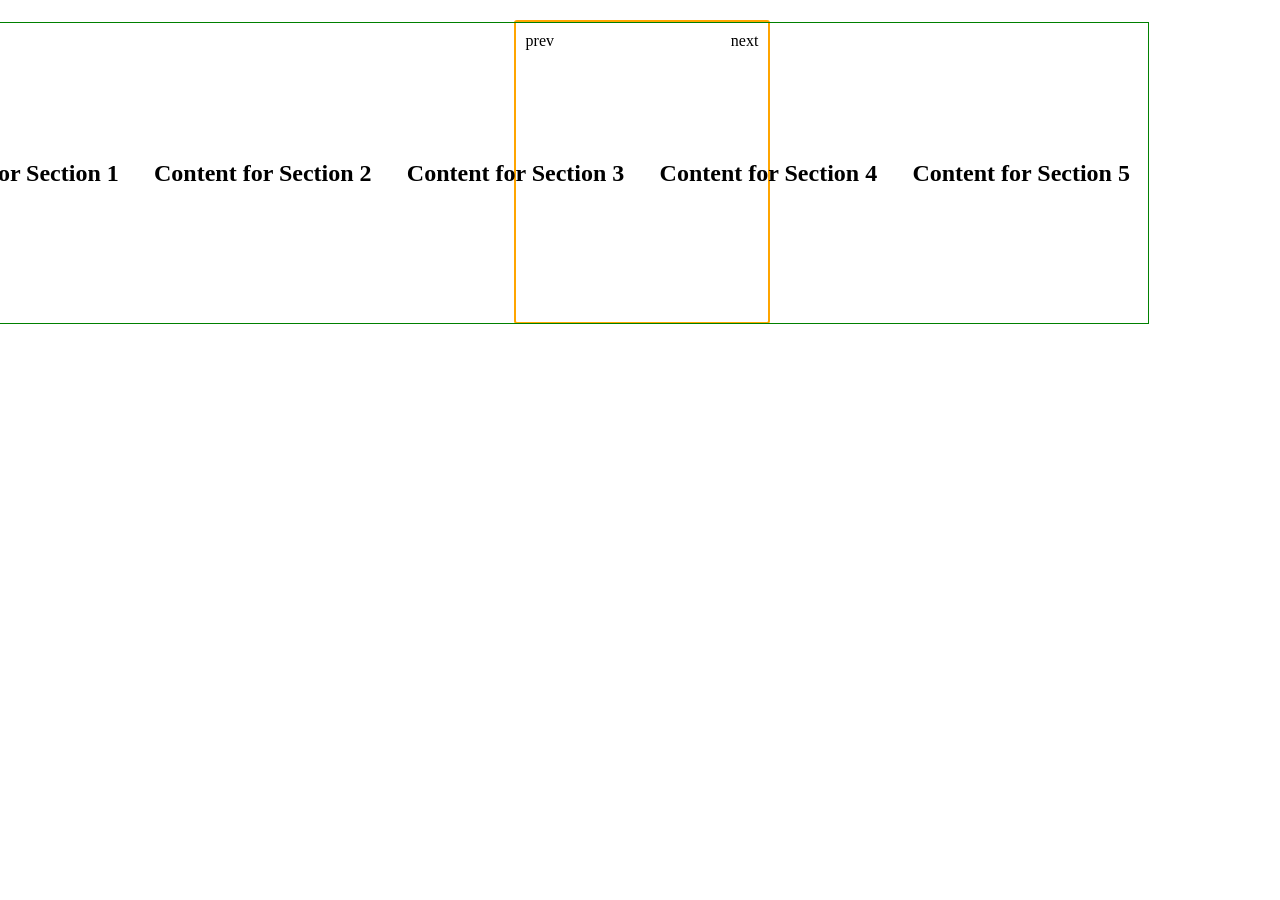
<file: accessibility-grocery-mart/infi.html>
<!DOCTYPE html>
<html lang="en">
  <head>
    <meta charset="UTF-8" />
    <meta http-equiv="X-UA-Compatible" content="IE=edge" />
    <meta name="viewport" content="width=device-width, initial-scale=1.0" />
    <link rel="stylesheet" href="css/infi.css" />
    <title>Carousel</title>
  </head>
  <body>
    <div class="container">
      <div class="carousel">
        <div class="slider">
          <section>
            <h2>Content for Section 1</h2>
          </section>

          <section>
            <h2>Content for Section 2</h2>
          </section>

          <section>
            <h2>Content for Section 3</h2>
          </section>

          <section>
            <h2>Content for Section 4</h2>
          </section>

          <section>
            <h2>Content for Section 5</h2>
          </section>
        </div>
        <div class="control">
          <span class="arrow prev">prev</span>
          <span class="arrow next">next</span>
        </div>
      </div>
    </div>
    <script src="js/infinite-carousel.js"></script>
  </body>
</html>
</file>
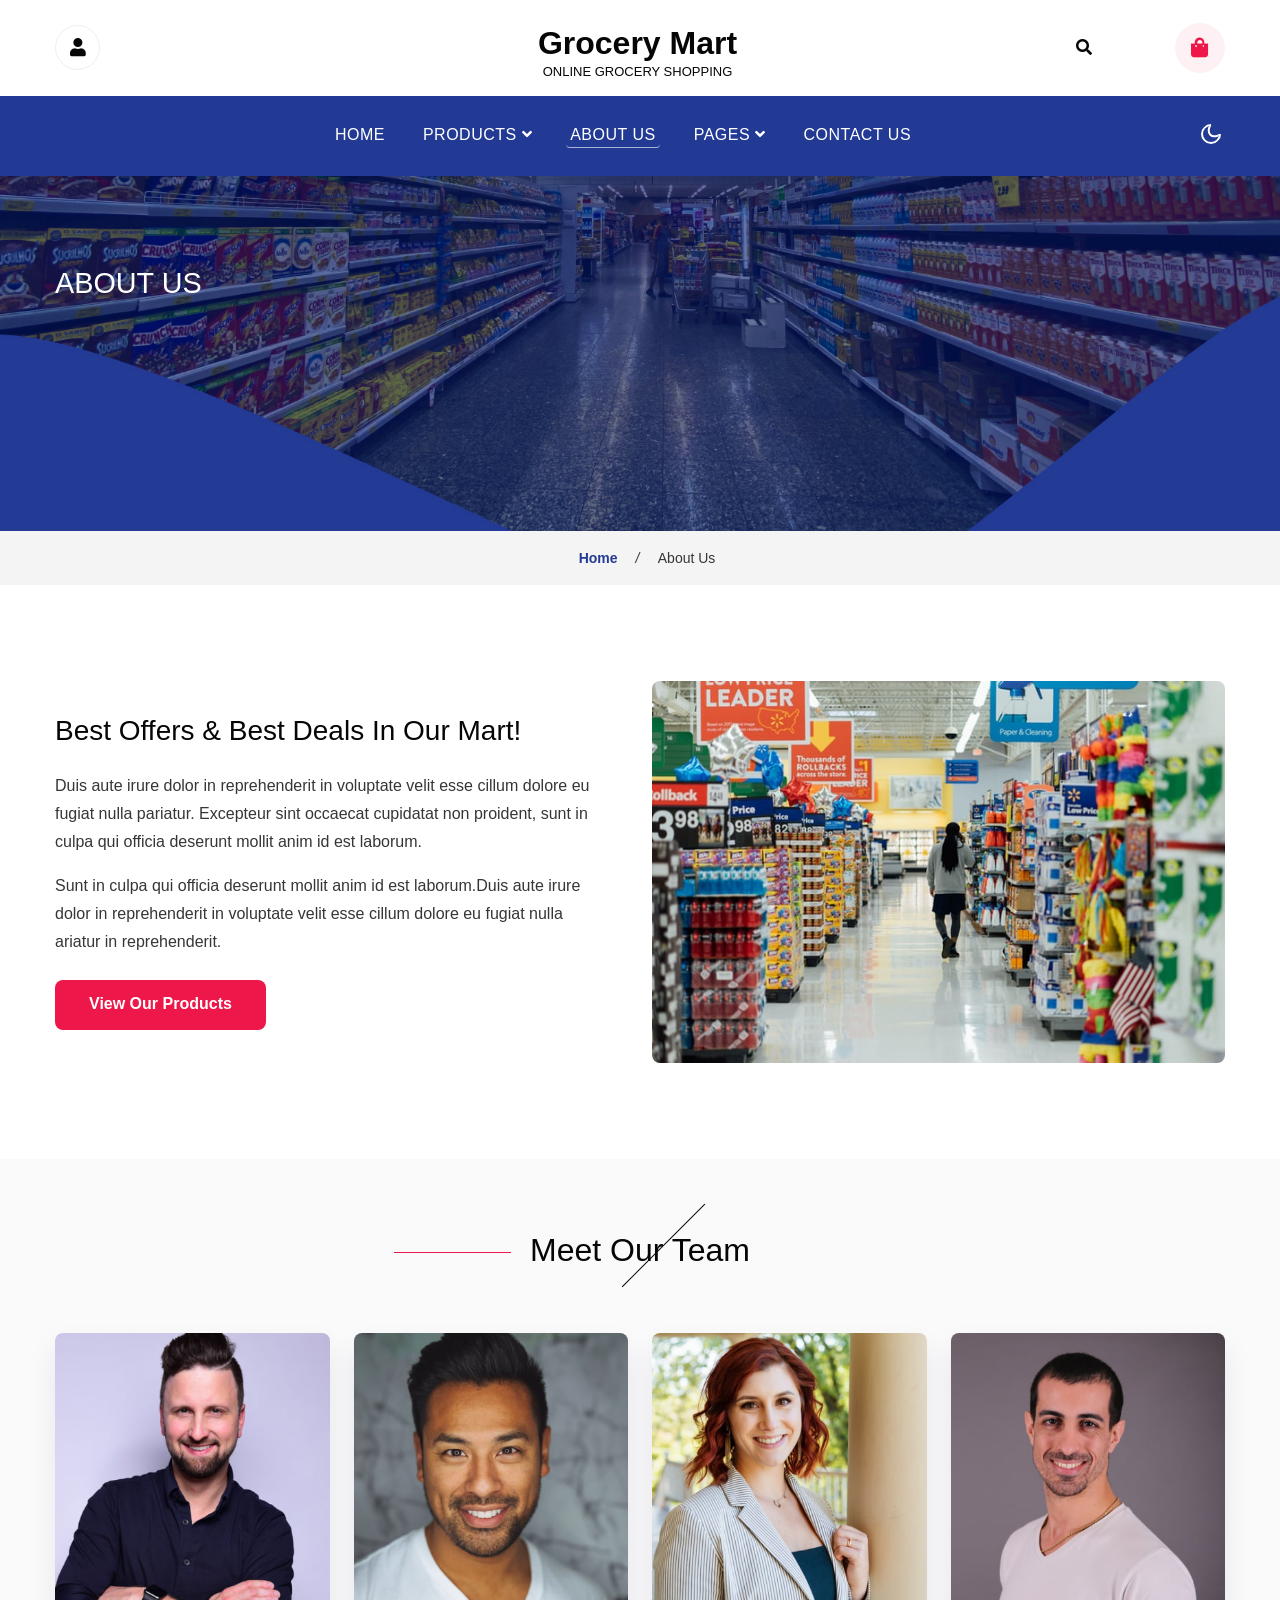
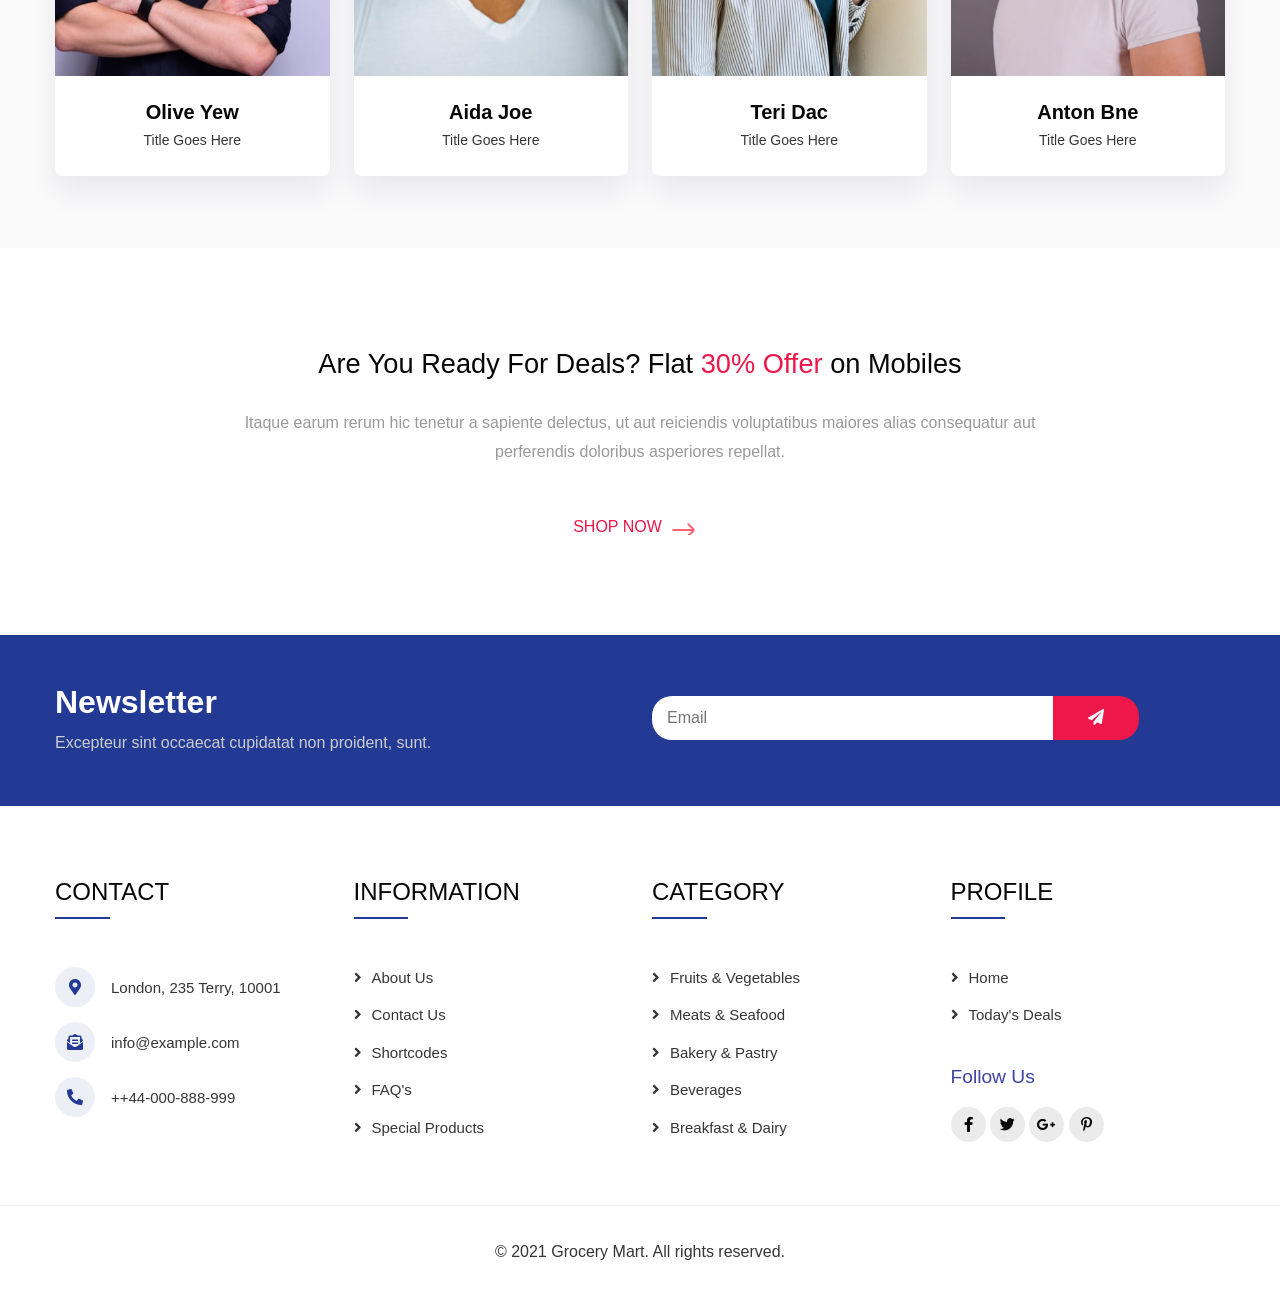
<file: Grocery-Mart-Liberty/about.html>
<!doctype html>
<html lang="en">

<head>
	<!-- Required meta tags -->
	<meta charset="utf-8">
	<meta name="viewport" content="width=device-width, initial-scale=1">
	<title>Grocery Mart - Ecommerce Category Bootstrap Responsive Website Template - About Us </title>
	<!-- Custom Theme files -->
	<link href="css/style.css" rel="stylesheet" type="text/css" media="all" />
	<!-- //Custom Theme files -->
</head>

<body>
	<!-- top header -->
	<div class="header" id="home1">
		<div class="container">
			<div class="d-flex align-items-center justify-content-between">
				<!-- login -->
				<div class="w3l_login">
					<a href="#myModal12" data-bs-toggle="modal" data-bs-target="#myModal12"><i
							class="fas fa-user"></i></a>
				</div>
				<!-- logo -->
				<div class="w3l_logo text-center ml-auto">
					<h1><a href="index.html">Grocery Mart<span>Online Grocery Shopping</span></a></h1>
				</div>
				<!-- search -->
				<div class="header-search position-absolute">
					<div class="search-right mx-lg-2">
						<a href="#search" class="btn search-btn p-0" title="search">
							<i class="fas fa-search"></i></a>
						<!-- search popup -->
						<div id="search" class="pop-overlay">
							<div class="popup">
								<form action="error.html" method="GET" class="search-box">
									<input type="search" placeholder="Enter Keyword..." name="search"
										required="required" autofocus="">
									<button type="submit" class="btn"><span class="fas fa-search"
											aria-hidden="true"></span></button>
								</form>
							</div>
							<a class="close" href="#close">×</a>
						</div>
					</div>
				</div>
				<!-- cart -->
				<div class="cart cart box_1">
					<form action="#" method="post" class="last">
						<input type="hidden" name="cmd" value="_cart" />
						<input type="hidden" name="display" value="1" />
						<button class="w3view-cart" type="submit" name="submit" value=""><i
								class="fas fa-shopping-bag"></i></button>
					</form>
				</div>
			</div>
		</div>
	</div>
	<!-- //top header -->
	<!-- header modal -->
	<div class="modal fade" id="myModal12" tabindex="-1" aria-labelledby="myModal12" aria-hidden="true"
		<div class="modal-dialog modal-dialog-centered">
			<div class="modal-content">
				<div class="modal-header border-0">
					<button type="button" class="btn-close" data-bs-dismiss="modal" aria-label="Close"></button>
				</div>
				<div class="row modal-body">
					<ul class="nav nav-tabs mb-4" id="myTab" role="tablist">
						<li class="nav-item" role="presentation">
							<button class="nav-link active" id="home-tab" data-bs-toggle="tab" data-bs-target="#home"
								type="button" role="tab" aria-controls="home" aria-selected="true">Login</button>
						</li>
						<li class="nav-item" role="presentation">
							<button class="nav-link" id="profile-tab" data-bs-toggle="tab" data-bs-target="#profile"
								type="button" role="tab" aria-controls="profile" aria-selected="false">Register</button>
						</li>
					</ul>
					<div class="tab-content p-0" id="myTabContent">
						<div class="tab-pane fade show active" id="home" role="tabpanel" aria-labelledby="home-tab">
							<div class="register">
								<form action="#" method="post">
									<input name="Email" placeholder="Email Address" type="text" required="">
									<input name="Password" placeholder="Password" type="password" required="">
									<div class="sign-up">
										<input type="submit" value="Sign in">
									</div>
								</form>
							</div>
						</div>
						<div class="tab-pane fade" id="profile" role="tabpanel" aria-labelledby="profile-tab">
							<div class="register">
								<form action="#" method="post">
									<input placeholder="Name" name="Name" type="text" required="">
									<input placeholder="Email Address" name="Email" type="email" required="">
									<input placeholder="Password" name="Password" type="password" required="">
									<input placeholder="Confirm Password" name="Password" type="password" required="">
									<div class="sign-up">
										<input type="submit" value="Create Account">
									</div>
								</form>
							</div>
						</div>
					</div>
				</div>
			</div>
		</div>
	</div>
	<!-- header modal -->

	<!-- header -->
	<header id="site-header" class="fixed-top">
		<div class="container">
			<nav class="navbar navbar-expand-lg navbar-light">
				<button class="navbar-toggler collapsed" type="button" data-bs-toggle="collapse"
					data-bs-target="#navbarScroll" aria-controls="navbarScroll" aria-expanded="false"
					aria-label="Toggle navigation">
					<span class="navbar-toggler-icon fa icon-expand fa-bars"></span>
					<span class="navbar-toggler-icon fa icon-close fa-times"></span>
				</button>
				<div class="collapse navbar-collapse" id="navbarScroll">
					<ul class="navbar-nav mx-auto my-2 my-lg-0 navbar-nav-scroll">
						<li class="nav-item">
							<a class="nav-link" aria-current="page" href="index.html">Home</a>
						</li>
						<li class="nav-item dropdown">
							<a class="nav-link dropdown-toggle" href="#" id="navbarScrollingDropdown" role="button"
								data-bs-toggle="dropdown" aria-expanded="false">
								Products <i class="fas fa-angle-down"></i>
							</a>
							<ul class="dropdown-menu dropdown-menu-2" aria-labelledby="navbarScrollingDropdown">
								<div class="row">
									<div class="col-lg-4">
										<ul class="multi-column-dropdown">
											<h6>Kitchen</h6>
											<li><a href="products1.html">Meat & Seafood </a></li>
											<li><a href="products1.html">Snack Foods<span>New</span></a></li>
											<li><a href="products1.html">Oils, Vinegars</a></li>
											<li><a href="products1.html">Pasta & Noodles<span>New</span></a></li>
										</ul>
									</div>
									<div class="col-lg-4 mt-lg-0 mt-4">
										<ul class="multi-column-dropdown">
											<h6>Household</h6>
											<li><a href="products2.html">Detergents</a></li>
											<li><a href="products2.html">Floor & Other Cleaners</a></li>
											<li><a href="products2.html">Pet Care <span>New</span></a></li>
											<li><a href="products2.html"><i>Festive Decoratives</i></a></li>
										</ul>
									</div>
									<div class="col-lg-4">
										<div class="w3ls_products_pos">
											<h4 class="mb-4">30%<i>Off/-</i></h4>
											<img src="images/nav.png" alt=" " class="img-fluid">
										</div>
									</div>
								</div>
							</ul>
						</li>
						<li class="nav-item active">
							<a class="nav-link" href="about.html">About Us</a>
						</li>
						<li class="nav-item dropdown">
							<a class="nav-link dropdown-toggle" href="#" id="navbarScrollingDropdown" role="button"
								data-bs-toggle="dropdown" aria-expanded="false">
								Pages <i class="fas fa-angle-down"></i>
							</a>
							<ul class="dropdown-menu" aria-labelledby="navbarScrollingDropdown">
								<li><a class="dropdown-item" href="blog.html">Blog Posts</a></li>
								<li><a class="dropdown-item" href="blog-single.html">Blog Single</a></li>
								<li><a class="dropdown-item" href="single.html">Single</a></li>
								<li><a class="dropdown-item" href="faq.html">Faq's</a></li>
								<li><a class="dropdown-item" href="shortcodes.html">Shortcodes</a></li>
							</ul>
						</li>
						<li class="nav-item">
							<a class="nav-link" href="contact.html">Contact Us</a>
						</li>
					</ul>
				</div>
				<!-- toggle switch for light and dark theme -->
				<div class="cont-ser-position">
					<nav class="navigation-dark">
						<div class="theme-switch-wrapper">
							<label class="theme-switch" for="checkbox">
								<input type="checkbox" id="checkbox">
								<div class="mode-container">
									<i class="gg-sun"></i>
									<i class="gg-moon"></i>
								</div>
							</label>
						</div>
					</nav>
				</div>
				<!-- //toggle switch for light and dark theme -->
			</nav>
		</div>
	</header>
	<!-- //header -->

	<!-- banner -->
	<div class="banner banner2">
		<div class="container">
			<h2>About Us</h2>
		</div>
	</div>
	<!-- //banner -->
	<!-- breadcrumbs -->
	<div class="breadcrumb_dress">
		<div class="container">
			<ul>
				<li><a href="index.html"><span class="glyphicon glyphicon-home" aria-hidden="true"></span> Home</a>
					<i>/</i></li>
				<li>About Us</li>
			</ul>
		</div>
	</div>
	<!-- //breadcrumbs -->

	<!-- about -->
	<div class="about py-5">
		<div class="container py-lg-5 py-4">
			<div class="row w3ls_about_grids align-items-center">
				<div class="col-md-6 w3ls_about_grid_left pe-lg-5">
					<h3 class="mb-4 font-weight-bold">Best Offers & Best Deals In Our Mart!</h3>
					<p>Duis aute irure dolor in reprehenderit in voluptate velit esse
						cillum dolore eu fugiat nulla pariatur. Excepteur sint occaecat
						cupidatat non proident, sunt in culpa qui officia deserunt mollit
						anim id est laborum.</p>
					<p class="mt-3">Sunt in culpa qui officia deserunt mollit
						anim id est laborum.Duis aute irure dolor in reprehenderit in voluptate velit esse
						cillum dolore eu fugiat nulla ariatur in reprehenderit.</p>
					<a href="products1.html" class="btn btn-style mt-4">View Our Products</a>
				</div>
				<div class="col-md-6 w3ls_about_grid_right">
					<img src="images/about.jpg" alt=" " class="img-fluid radius-image" />
				</div>
			</div>
		</div>
	</div>
	<!-- //about -->

	<!-- team section -->
	<section class="team w3l-team py-5">
		<div class="container py-lg-4 py-4">
			<h3>Meet Our Team</h3>
			<div class="row text-center mt-4 pt-lg-2">
				<div class="col-lg-3 col-sm-6">
					<div class="team-block-single">
						<div class="team-grids">
							<a href="#team">
								<img src="images/team3.jpg" class="img-fluid" alt="">
								<div class="team-info">
									<div class="social-icons-section">
										<a class="fac" href="#facebook">
											<span class="fab fa-facebook-f"></span>
										</a>
										<a class="twitter mx-2" href="#twitter">
											<span class="fab fa-twitter"></span>
										</a>
										<a class="google" href="#google-plus">
											<span class="fab fa-google-plus-g"></span>
										</a>
									</div>
								</div>
							</a>
						</div>
						<div class="team-bottom-block p-4">
							<h5 class="member mb-1"><a href="#team">Olive Yew</a></h5>
							<small>Title Goes Here</small>
						</div>
					</div>
				</div>
				<div class="col-lg-3 col-sm-6 mt-sm-0 mt-4">
					<div class="team-block-single">
						<div class="team-grids">
							<a href="#team">
								<img src="images/team2.jpg" class="img-fluid" alt="">
								<div class="team-info">
									<div class="social-icons-section">
										<a class="fac" href="#facebook">
											<span class="fab fa-facebook-f"></span>
										</a>
										<a class="twitter mx-2" href="#twitter">
											<span class="fab fa-twitter"></span>
										</a>
										<a class="google" href="#google-plus">
											<span class="fab fa-google-plus-g"></span>
										</a>
									</div>
								</div>
							</a>
						</div>
						<div class="team-bottom-block p-4">
							<h5 class="member mb-1 active"><a href="#team">Aida Joe</a></h5>
							<small>Title Goes Here</small>
						</div>
					</div>
				</div>
				<div class="col-lg-3 col-sm-6 mt-lg-0 mt-4">
					<div class="team-block-single">
						<div class="team-grids">
							<a href="#team">
								<img src="images/team4.jpg" class="img-fluid" alt="">
								<div class="team-info">
									<div class="social-icons-section">
										<a class="fac" href="#facebook">
											<span class="fab fa-facebook-f"></span>
										</a>
										<a class="twitter mx-2" href="#twitter">
											<span class="fab fa-twitter"></span>
										</a>
										<a class="google" href="#google-plus">
											<span class="fab fa-google-plus-g"></span>
										</a>
									</div>
								</div>
							</a>
						</div>
						<div class="team-bottom-block p-4">
							<h5 class="member mb-1"><a href="#team">Teri Dac</a></h5>
							<small>Title Goes Here</small>
						</div>
					</div>
				</div>
				<div class="col-lg-3 col-sm-6 mt-lg-0 mt-4">
					<div class="team-block-single">
						<div class="team-grids">
							<a href="#team">
								<img src="images/team1.jpg" class="img-fluid" alt="">
								<div class="team-info">
									<div class="social-icons-section">
										<a class="fac" href="#facebook">
											<span class="fab fa-facebook-f"></span>
										</a>
										<a class="twitter mx-2" href="#twitter">
											<span class="fab fa-twitter"></span>
										</a>
										<a class="google" href="#google-plus">
											<span class="fab fa-google-plus-g"></span>
										</a>
									</div>
								</div>
							</a>
						</div>
						<div class="team-bottom-block p-4">
							<h5 class="member mb-1"><a href="#team">Anton Bne</a></h5>
							<small>Title Goes Here</small>
						</div>
					</div>
				</div>
			</div>
		</div>
	</section>
	<!-- //team setion -->


	<!-- team-bottom -->
	<div class="team-bottom py-5">
		<div class="container py-lg-5 py-4">
			<h3>Are You Ready For Deals? Flat <span>30% Offer </span>on Mobiles</h3>
			<p>Itaque earum rerum hic tenetur a sapiente delectus, ut aut reiciendis
				voluptatibus maiores alias consequatur aut perferendis doloribus asperiores
				repellat.</p>
			<a href="products2.html">Shop Now</a>
		</div>
	</div>
	<!-- //team-bottom -->

	<!-- newsletter -->
	<div class="newsletter">
		<div class="container">
			<div class="row">
				<div class="col-md-6 w3agile_newsletter_left">
					<h3>Newsletter</h3>
					<p>Excepteur sint occaecat cupidatat non proident, sunt.</p>
				</div>
				<div class="col-md-6 w3agile_newsletter_right">
					<form action="#" method="post">
						<input type="email" name="Email" placeholder="Email" required="">
						<button class="btn btn-style"><span class="fas fa-paper-plane"></span></button>
					</form>
				</div>
			</div>
		</div>
	</div>
	<!-- //newsletter -->

	<!-- footer -->
	<div class="footer pt-5">
		<div class="container py-4">
			<div class="row w3_footer_grids">
				<div class="col-md-3 w3_footer_grid">
					<h3>Contact</h3>
					<ul class="address">
						<li><i class="fas fa-map-marker-alt"></i>London, 235 Terry, 10001</li>
						<li><i class="fas fa-envelope-open-text"></i><a
								href="mailto:info@example.com">info@example.com</a></li>
						<li> <a href="tel:+44-000-888-999"><i class="fas fa-phone-alt"></i>++44-000-888-999</a></li>
					</ul>
				</div>
				<div class="col-md-3 w3_footer_grid">
					<h3>Information</h3>
					<ul class="info">
						<li><a href="about.html"><i class="fas fa-angle-right"></i>About Us</a></li>
						<li><a href="mail.html"><i class="fas fa-angle-right"></i>Contact Us</a></li>
						<li><a href="codes.html"><i class="fas fa-angle-right"></i>Shortcodes</a></li>
						<li><a href="faq.html"><i class="fas fa-angle-right"></i>FAQ's</a></li>
						<li><a href="products1.html"><i class="fas fa-angle-right"></i>Special Products</a></li>
					</ul>
				</div>
				<div class="col-md-3 w3_footer_grid">
					<h3>Category</h3>
					<ul class="info">
						<li><a href="products1.html"><i class="fas fa-angle-right"></i>Fruits & Vegetables</a></li>
						<li><a href="products2.html"><i class="fas fa-angle-right"></i>Meats & Seafood</a></li>
						<li><a href="products1.html"><i class="fas fa-angle-right"></i>Bakery & Pastry</a></li>
						<li><a href="products2.html"><i class="fas fa-angle-right"></i>Beverages</a></li>
						<li><a href="products1.html"><i class="fas fa-angle-right"></i>Breakfast & Dairy</a></li>
					</ul>
				</div>
				<div class="col-md-3 w3_footer_grid">
					<h3>Profile</h3>
					<ul class="info">
						<li><a href="index.html"><i class="fas fa-angle-right"></i>Home</a></li>
						<li><a href="products2.html"><i class="fas fa-angle-right"></i>Today's Deals</a></li>
					</ul>
					<h4>Follow Us</h4>
					<div class="agileits_social_button">
						<ul>
							<li><a href="#facebook" class="facebook"><i class="fab fa-facebook-f"></i> </a></li>
							<li><a href="#twitter" class="twitter"><i class="fab fa-twitter"></i> </a></li>
							<li><a href="#google" class="google"><i class="fab fa-google-plus-g"></i> </a></li>
							<li><a href="#pinterest" class="pinterest"><i class="fab fa-pinterest-p"></i> </a></li>
						</ul>
					</div>
				</div>
			</div>
		</div>
		<div class="footer-copy mt-4">
			<div class="container">
				<p class="copy-text">&copy; 2021 Grocery Mart. All rights reserved.
				</p>
			</div>
		</div>
	</div>
	<!-- //footer -->

	<!-- Js scripts -->
	<!-- move top -->
	<button onclick="topFunction()" id="movetop" title="Go to top">
		<span class="fas fa-level-up-alt" aria-hidden="true"></span>
	</button>
	<script>
		// When the user scrolls down 20px from the top of the document, show the button
		window.onscroll = function () {
			scrollFunction()
		};

		function scrollFunction() {
			if (document.body.scrollTop > 20 || document.documentElement.scrollTop > 20) {
				document.getElementById("movetop").style.display = "block";
			} else {
				document.getElementById("movetop").style.display = "none";
			}
		}

		// When the user clicks on the button, scroll to the top of the document
		function topFunction() {
			document.body.scrollTop = 0;
			document.documentElement.scrollTop = 0;
		}
	</script>
	<!-- //move top -->

	<!-- common jquery plugin -->
	<script src="js/jquery-3.3.1.min.js"></script>
	<!-- //common jquery plugin -->

	<!-- cart-js -->
	<script src="js/minicart.js"></script>
	<script>
		w3ls.render();

		w3ls.cart.on('w3sb_checkout', function (evt) {
			var items, len, i;

			if (this.subtotal() > 0) {
				items = this.items();

				for (i = 0, len = items.length; i < len; i++) {}
			}
		});
	</script>
	<!-- //cart-js -->

	<!-- modal script -->
	<script>
		var myModalEl = document.getElementById('myModal')
		myModalEl.addEventListener('hidden.bs.modal', function (event) {
			// do something...
		})
	</script>
	<!-- //modal script -->

	<!-- theme switch js (light and dark)-->
	<script src="js/theme-change.js"></script>
	<!-- //theme switch js (light and dark)-->

	<!-- MENU-JS -->
	<script>
		$(window).on("scroll", function () {
			var scroll = $(window).scrollTop();

			if (scroll >= 80) {
				$("#site-header").addClass("nav-fixed");
			} else {
				$("#site-header").removeClass("nav-fixed");
			}
		});

		//Main navigation Active Class Add Remove
		$(".navbar-toggler").on("click", function () {
			$("header").toggleClass("active");
		});
		$(document).on("ready", function () {
			if ($(window).width() > 991) {
				$("header").removeClass("active");
			}
			$(window).on("resize", function () {
				if ($(window).width() > 991) {
					$("header").removeClass("active");
				}
			});
		});
	</script>
	<!-- //MENU-JS -->

	<!-- disable body scroll which navbar is in active -->
	<script>
		$(function () {
			$('.navbar-toggler').click(function () {
				$('body').toggleClass('noscroll');
			})
		});
	</script>
	<!-- //disable body scroll which navbar is in active -->

	<!-- bootstrap -->
	<script src="js/bootstrap.min.js"></script>
	<!-- //bootstrap -->
	<!-- //Js scripts -->
</body>

</html>
</file>
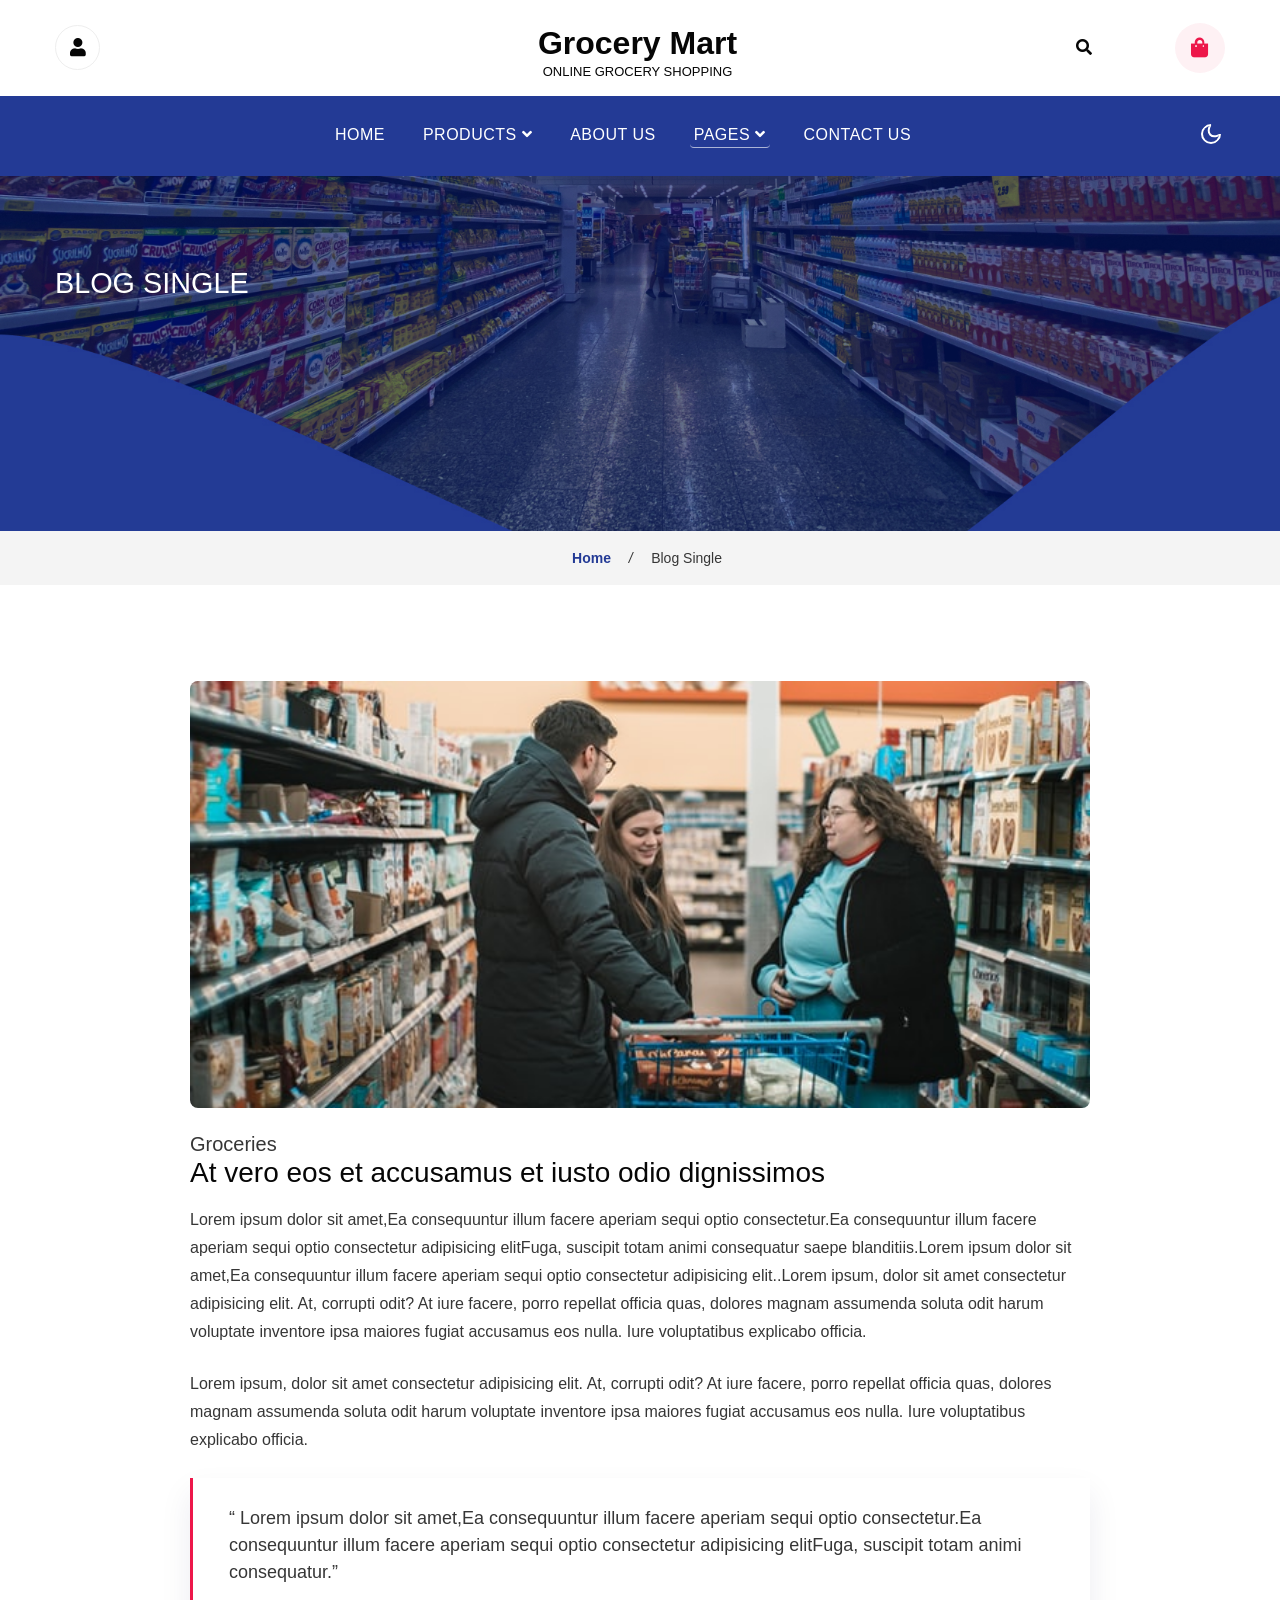
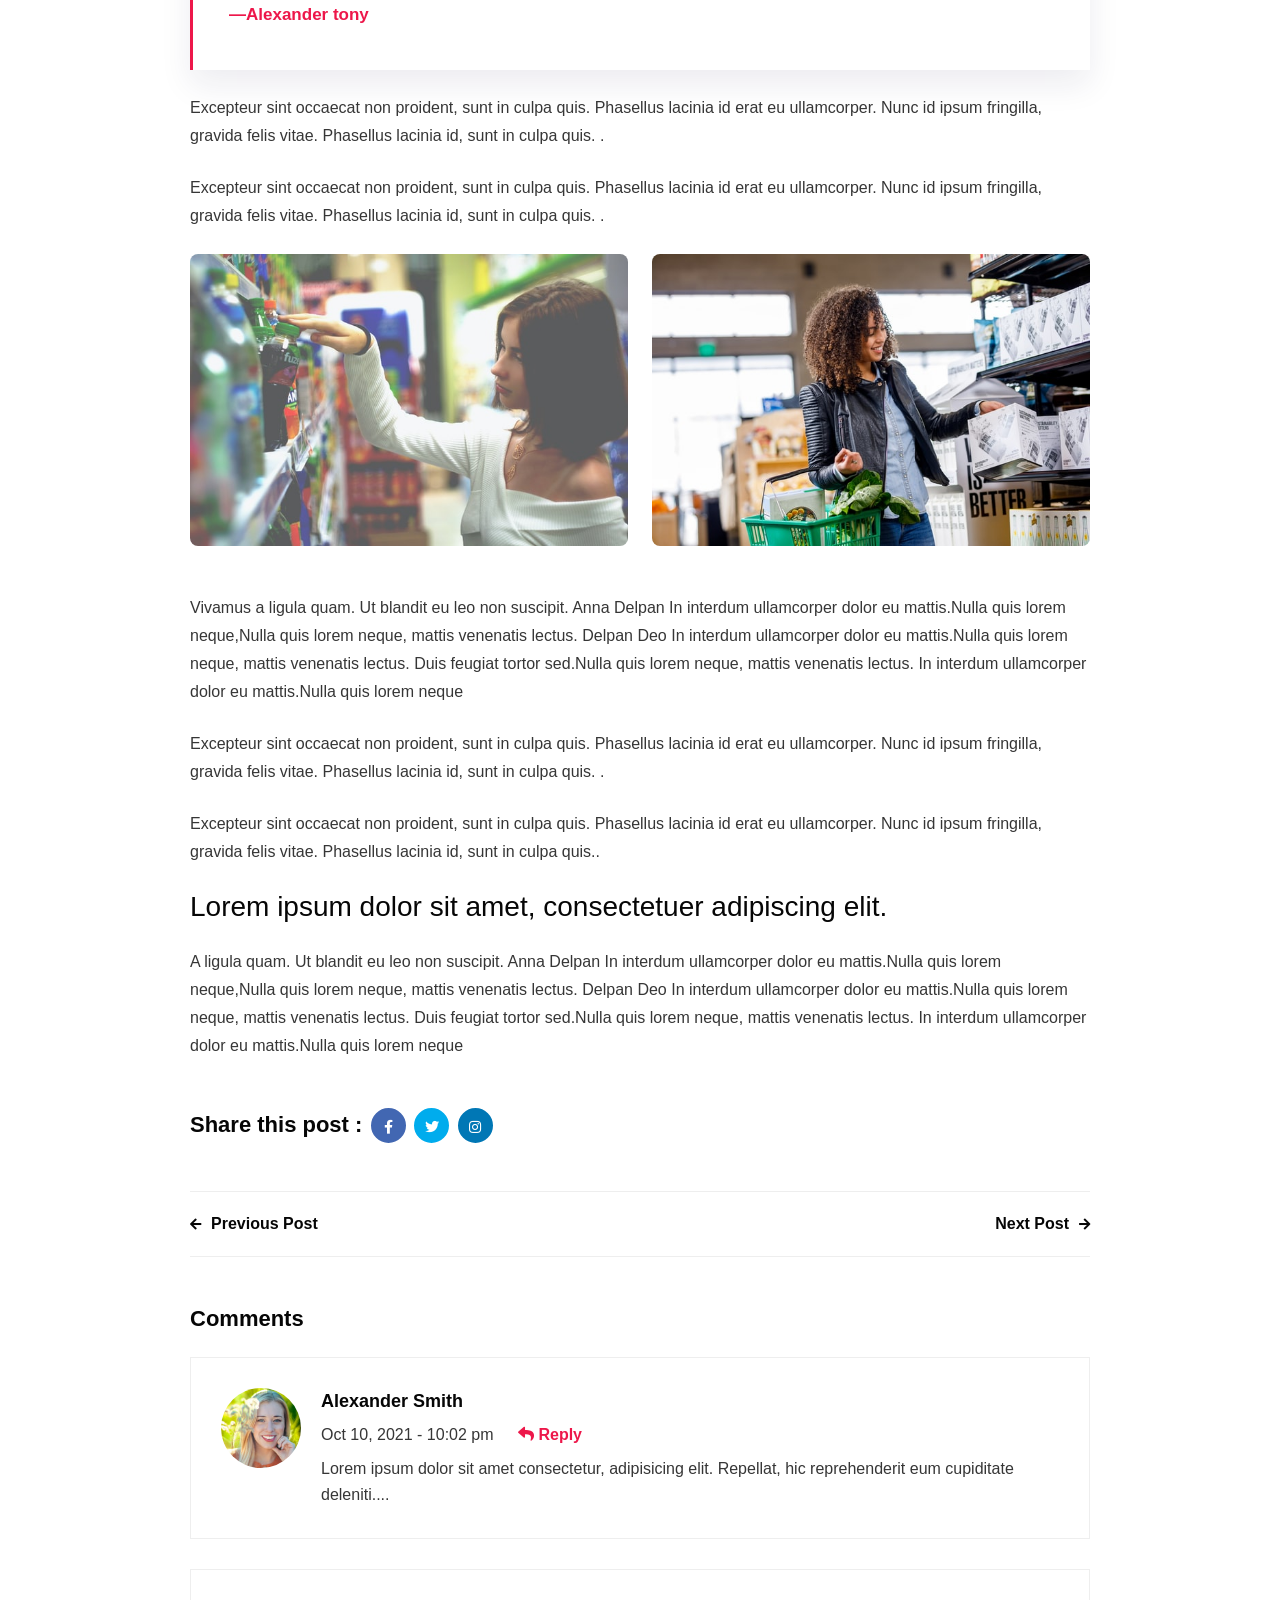
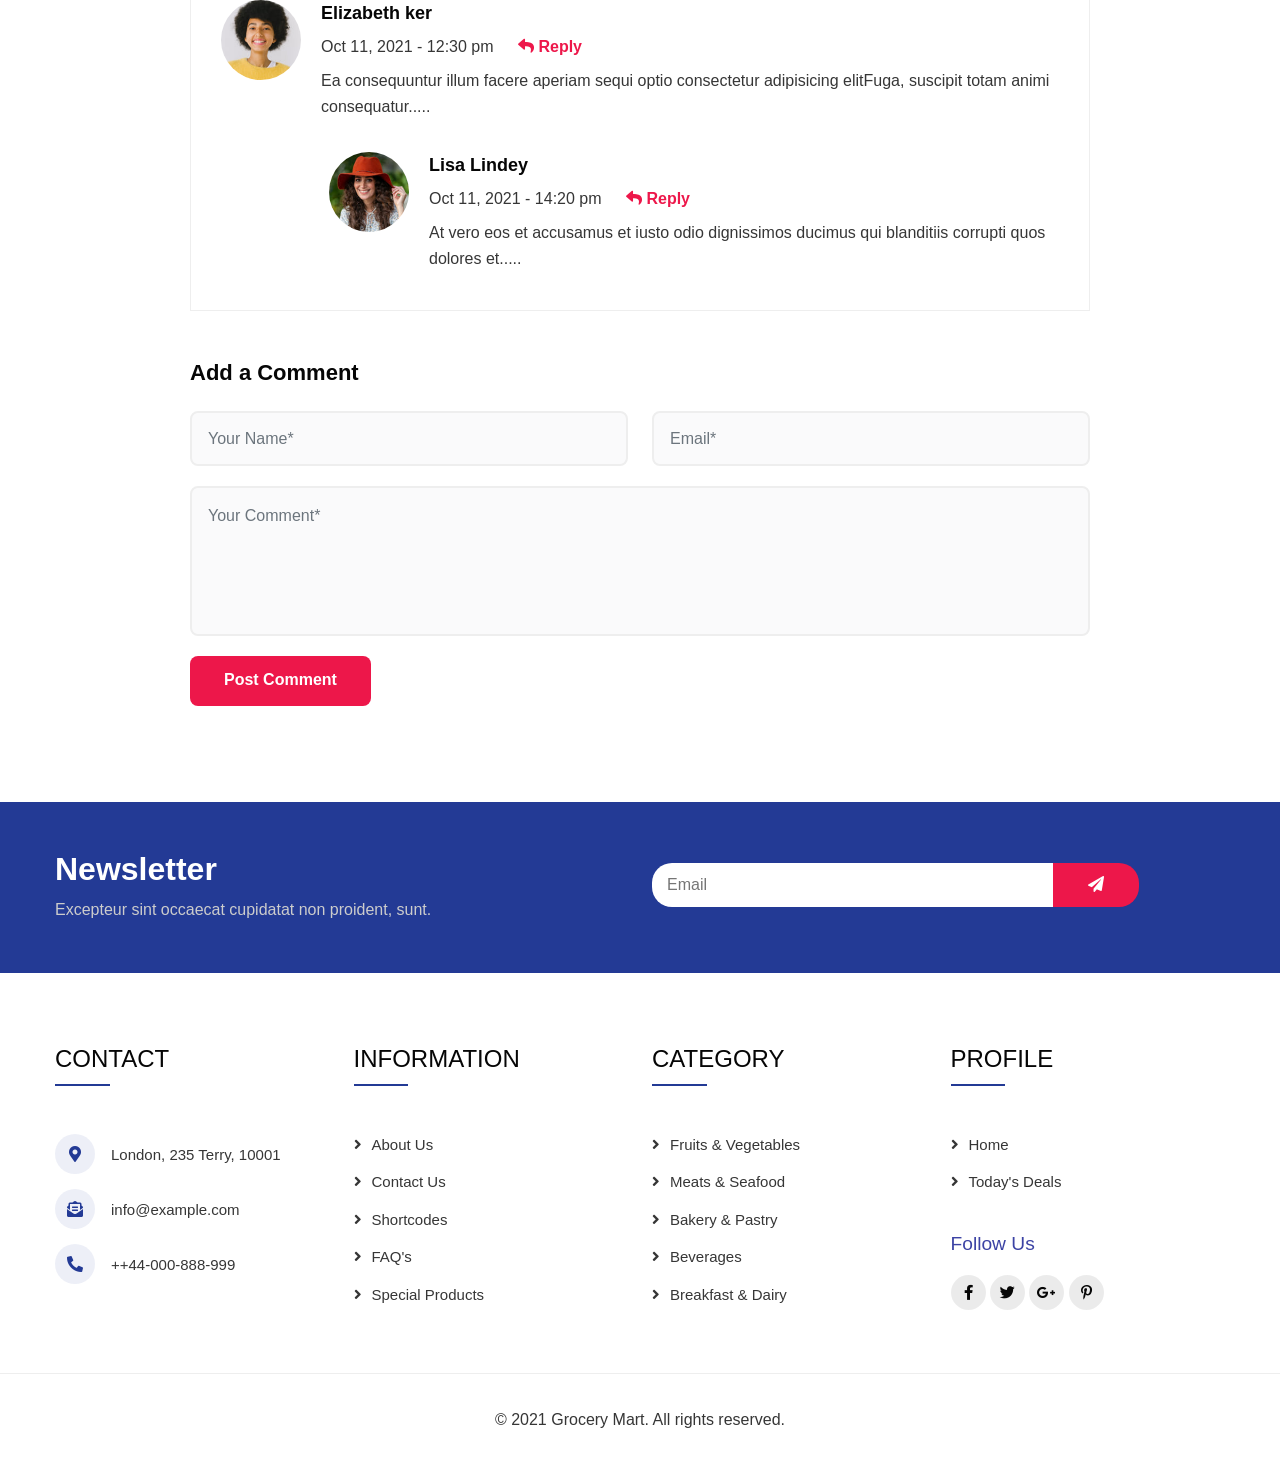
<file: Grocery-Mart-Liberty/blog-single.html>
<!doctype html>
<html lang="en">

<head>
	<!-- Required meta tags -->
	<meta charset="utf-8">
	<meta name="viewport" content="width=device-width, initial-scale=1">
	<title>Grocery Mart - Ecommerce Category Bootstrap Responsive Website Template - Blog Single </title>
	<!-- Custom Theme files -->
	<link href="css/style.css" rel="stylesheet" type="text/css" media="all" />
	<!-- //Custom Theme files -->
</head>

<body>
	<!-- top header -->
	<div class="header" id="home1">
		<div class="container">
			<div class="d-flex align-items-center justify-content-between">
				<!-- login -->
				<div class="w3l_login">
					<a href="#myModal12" data-bs-toggle="modal" data-bs-target="#myModal12"><i
							class="fas fa-user"></i></a>
				</div>
				<!-- logo -->
				<div class="w3l_logo text-center ml-auto">
					<h1><a href="index.html">Grocery Mart<span>Online Grocery Shopping</span></a></h1>
				</div>
				<!-- search -->
				<div class="header-search position-absolute">
					<div class="search-right mx-lg-2">
						<a href="#search" class="btn search-btn p-0" title="search">
							<i class="fas fa-search"></i></a>
						<!-- search popup -->
						<div id="search" class="pop-overlay">
							<div class="popup">
								<form action="error.html" method="GET" class="search-box">
									<input type="search" placeholder="Enter Keyword..." name="search"
										required="required" autofocus="">
									<button type="submit" class="btn"><span class="fas fa-search"
											aria-hidden="true"></span></button>
								</form>
							</div>
							<a class="close" href="#close">×</a>
						</div>
					</div>
				</div>
				<!-- cart -->
				<div class="cart cart box_1">
					<form action="#" method="post" class="last">
						<input type="hidden" name="cmd" value="_cart" />
						<input type="hidden" name="display" value="1" />
						<button class="w3view-cart" type="submit" name="submit" value=""><i
								class="fas fa-shopping-bag"></i></button>
					</form>
				</div>
			</div>
		</div>
	</div>
	<!-- //top header -->
	<!-- header modal -->
	<div class="modal fade" id="myModal12" tabindex="-1" aria-labelledby="myModal12" aria-hidden="true">
		<div class="modal-dialog modal-dialog-centered">
			<div class="modal-content">
				<div class="modal-header border-0">
					<button type="button" class="btn-close" data-bs-dismiss="modal" aria-label="Close"></button>
				</div>
				<div class="row modal-body">
					<ul class="nav nav-tabs mb-4" id="myTab" role="tablist">
						<li class="nav-item" role="presentation">
							<button class="nav-link active" id="home-tab" data-bs-toggle="tab" data-bs-target="#home"
								type="button" role="tab" aria-controls="home" aria-selected="true">Login</button>
						</li>
						<li class="nav-item" role="presentation">
							<button class="nav-link" id="profile-tab" data-bs-toggle="tab" data-bs-target="#profile"
								type="button" role="tab" aria-controls="profile" aria-selected="false">Register</button>
						</li>
					</ul>
					<div class="tab-content p-0" id="myTabContent">
						<div class="tab-pane fade show active" id="home" role="tabpanel" aria-labelledby="home-tab">
							<div class="register">
								<form action="#" method="post">
									<input name="Email" placeholder="Email Address" type="text" required="">
									<input name="Password" placeholder="Password" type="password" required="">
									<div class="sign-up">
										<input type="submit" value="Sign in">
									</div>
								</form>
							</div>
						</div>
						<div class="tab-pane fade" id="profile" role="tabpanel" aria-labelledby="profile-tab">
							<div class="register">
								<form action="#" method="post">
									<input placeholder="Name" name="Name" type="text" required="">
									<input placeholder="Email Address" name="Email" type="email" required="">
									<input placeholder="Password" name="Password" type="password" required="">
									<input placeholder="Confirm Password" name="Password" type="password" required="">
									<div class="sign-up">
										<input type="submit" value="Create Account">
									</div>
								</form>
							</div>
						</div>
					</div>
				</div>
			</div>
		</div>
	</div>
	<!-- header modal -->

	<!-- header -->
	<header id="site-header" class="fixed-top">
		<div class="container">
			<nav class="navbar navbar-expand-lg navbar-light">
				<button class="navbar-toggler collapsed" type="button" data-bs-toggle="collapse"
					data-bs-target="#navbarScroll" aria-controls="navbarScroll" aria-expanded="false"
					aria-label="Toggle navigation">
					<span class="navbar-toggler-icon fa icon-expand fa-bars"></span>
					<span class="navbar-toggler-icon fa icon-close fa-times"></span>
				</button>
				<div class="collapse navbar-collapse" id="navbarScroll">
					<ul class="navbar-nav mx-auto my-2 my-lg-0 navbar-nav-scroll">
						<li class="nav-item">
							<a class="nav-link" aria-current="page" href="index.html">Home</a>
						</li>
						<li class="nav-item dropdown">
							<a class="nav-link dropdown-toggle" href="#" id="navbarScrollingDropdown" role="button"
								data-bs-toggle="dropdown" aria-expanded="false">
								Products <i class="fas fa-angle-down"></i>
							</a>
							<ul class="dropdown-menu dropdown-menu-2" aria-labelledby="navbarScrollingDropdown">
								<div class="row">
									<div class="col-lg-4">
										<ul class="multi-column-dropdown">
											<h6>Kitchen</h6>
											<li><a href="products1.html">Meat & Seafood </a></li>
											<li><a href="products1.html">Snack Foods<span>New</span></a></li>
											<li><a href="products1.html">Oils, Vinegars</a></li>
											<li><a href="products1.html">Pasta & Noodles<span>New</span></a></li>
										</ul>
									</div>
									<div class="col-lg-4 mt-lg-0 mt-4">
										<ul class="multi-column-dropdown">
											<h6>Household</h6>
											<li><a href="products2.html">Detergents</a></li>
											<li><a href="products2.html">Floor & Other Cleaners</a></li>
											<li><a href="products2.html">Pet Care <span>New</span></a></li>
											<li><a href="products2.html"><i>Festive Decoratives</i></a></li>
										</ul>
									</div>
									<div class="col-lg-4">
										<div class="w3ls_products_pos">
											<h4 class="mb-4">30%<i>Off/-</i></h4>
											<img src="images/nav.png" alt=" " class="img-fluid">
										</div>
									</div>
								</div>
							</ul>
						</li>
						<li class="nav-item">
							<a class="nav-link" href="about.html">About Us</a>
						</li>
						<li class="nav-item dropdown active">
							<a class="nav-link dropdown-toggle" href="#" id="navbarScrollingDropdown" role="button"
								data-bs-toggle="dropdown" aria-expanded="false">
								Pages <i class="fas fa-angle-down"></i>
							</a>
							<ul class="dropdown-menu" aria-labelledby="navbarScrollingDropdown">
								<li><a class="dropdown-item" href="blog.html">Blog Posts</a></li>
								<li><a class="dropdown-item active" href="blog-single.html">Blog Single</a></li>
								<li><a class="dropdown-item" href="single.html">Single</a></li>
								<li><a class="dropdown-item" href="faq.html">Faq's</a></li>
								<li><a class="dropdown-item" href="shortcodes.html">Shortcodes</a></li>
							</ul>
						</li>
						<li class="nav-item">
							<a class="nav-link" href="contact.html">Contact Us</a>
						</li>
					</ul>
				</div>
				<!-- toggle switch for light and dark theme -->
				<div class="cont-ser-position">
					<nav class="navigation-dark">
						<div class="theme-switch-wrapper">
							<label class="theme-switch" for="checkbox">
								<input type="checkbox" id="checkbox">
								<div class="mode-container">
									<i class="gg-sun"></i>
									<i class="gg-moon"></i>
								</div>
							</label>
						</div>
					</nav>
				</div>
				<!-- //toggle switch for light and dark theme -->
			</nav>
		</div>
	</header>
	<!-- //header -->

	<!-- banner -->
	<div class="banner banner2">
		<div class="container">
			<h2>Blog Single</h2>
		</div>
	</div>
	<!-- //banner -->
	<!-- breadcrumbs -->
	<div class="breadcrumb_dress">
		<div class="container">
			<ul>
				<li><a href="index.html"><span class="glyphicon glyphicon-home" aria-hidden="true"></span> Home</a>
					<i>/</i></li>
				<li>Blog Single</li>
			</ul>
		</div>
	</div>
	<!-- //breadcrumbs -->

	<!-- blog single -->
    <section class="w3l-blog-post-main">
        <div class="blog-content-inf py-5">
            <div class="container py-lg-5 py-4">
                <div class="blog-posthny-info">
                    <img class="img-fluid radius-image" src="images/blog-single.jpg" alt=" ">
                    <div class="single-post-image mt-4">
                        <div class="post-content">
                            <h5><a href="blog-single.html" class="primary-clr-bg mb-2">Groceries</a></h5>
                            <h3 class="text-start mb-3">At vero eos et accusamus et iusto odio dignissimos</h3>
                        </div>
                    </div>

                    <div class="single-post-content">
                        <p class="mb-4">Lorem ipsum dolor sit amet,Ea consequuntur illum facere aperiam sequi optio
                            consectetur.Ea consequuntur illum facere aperiam sequi optio consectetur adipisicing
                            elitFuga,
                            suscipit totam animi consequatur saepe blanditiis.Lorem ipsum dolor sit amet,Ea consequuntur
                            illum facere aperiam sequi optio consectetur adipisicing elit..Lorem ipsum, dolor sit amet
                            consectetur adipisicing elit. At, corrupti odit? At iure facere, porro repellat officia
                            quas,
                            dolores magnam assumenda soluta odit harum voluptate inventore ipsa maiores fugiat accusamus
                            eos
                            nulla. Iure voluptatibus explicabo officia.</p>
                        <p class="mb-4">Lorem ipsum, dolor sit amet consectetur adipisicing elit. At, corrupti odit? At
                            iure
                            facere, porro repellat officia quas, dolores magnam assumenda soluta odit harum voluptate
                            inventore ipsa maiores fugiat accusamus eos nulla. Iure voluptatibus explicabo officia.</p>
                        <blockquote class="quote my-4">
                            <q>
                                Lorem ipsum dolor sit amet,Ea consequuntur illum facere aperiam sequi optio
                                consectetur.Ea
                                consequuntur illum facere aperiam sequi optio consectetur adipisicing elitFuga, suscipit
                                totam
                                animi consequatur.</q>
                            <footer class="blockquote-footer mt-3">
                                Alexander tony</footer>
                        </blockquote>
                        <p class="mb-4">Excepteur sint occaecat non proident, sunt in culpa quis. Phasellus lacinia id
                            erat
                            eu ullamcorper. Nunc id ipsum fringilla, gravida felis vitae. Phasellus lacinia id, sunt in
                            culpa quis. . </p>

                        <p class="mb-4">Excepteur sint occaecat non proident, sunt in culpa quis. Phasellus lacinia id
                            erat
                            eu ullamcorper. Nunc id ipsum fringilla, gravida felis vitae. Phasellus lacinia id, sunt in
                            culpa quis. . </p>
                    </div>
                    <div class="sing-post-thumb mb-lg-5 mb-4 row">
                        <div class="col-sm-6">
                            <a href="#url"><img src="images/blog3.jpg" class="img-fluid radius-image" alt=""></a>
                        </div>
                        <div class="col-sm-6 mt-sm-0 mt-3">
                            <a href="#url"><img src="images/blog1.jpg" class="img-fluid radius-image" alt=""></a>
                        </div>
                    </div>
                    <p class="mt-4">Vivamus a ligula quam. Ut blandit eu leo non suscipit. <a href="#"
                            class="use-admin">Anna
                            Delpan</a> In interdum ullamcorper dolor eu mattis.Nulla quis lorem neque,Nulla
                        quis
                        lorem neque, mattis venenatis lectus.<a href="#" class="use-admin"> Delpan Deo</a>
                        In
                        interdum ullamcorper dolor eu mattis.Nulla quis lorem neque, mattis venenatis
                        lectus. Duis
                        feugiat tortor sed.Nulla quis lorem neque, mattis venenatis lectus. In interdum
                        ullamcorper
                        dolor eu mattis.Nulla quis lorem neque</p>
                    <p class="mt-4 mb-4">Excepteur sint occaecat non proident, sunt in culpa quis. Phasellus lacinia id
                        erat
                        eu ullamcorper. Nunc id ipsum fringilla, gravida felis vitae. Phasellus lacinia id, sunt in
                        culpa quis. . </p>

                    <p class="mb-4">Excepteur sint occaecat non proident, sunt in culpa quis. Phasellus lacinia id
                        erat
                        eu ullamcorper. Nunc id ipsum fringilla, gravida felis vitae. Phasellus lacinia id, sunt in
                        culpa quis.. </p>
                    <h3 class="title-small mt-4 mb-3">Lorem ipsum dolor sit amet, consectetuer adipiscing elit.</h3>
                    <p class="mt-4">A ligula quam. Ut blandit eu leo non suscipit. <a href="#" class="use-admin">Anna
                            Delpan</a> In interdum ullamcorper dolor eu mattis.Nulla quis lorem neque,Nulla
                        quis
                        lorem neque, mattis venenatis lectus.<a href="#" class="use-admin"> Delpan Deo</a>
                        In
                        interdum ullamcorper dolor eu mattis.Nulla quis lorem neque, mattis venenatis
                        lectus. Duis
                        feugiat tortor sed.Nulla quis lorem neque, mattis venenatis lectus. In interdum
                        ullamcorper
                        dolor eu mattis.Nulla quis lorem neque</p>
                    <ul class="share-post my-5">
                        <li>
                            <h4 class="side-title mr-4">Share this post :</h4>
                        </li>
                        <li>
                            <a href="#link" class="facebook" title="Facebook">
                                <span class="fab fa-facebook-f" aria-hidden="true"></span>
                            </a>
                        </li>
                        <li>
                            <a href="#link" class="twitter" title="Twitter">
                                <span class="fab fa-twitter" aria-hidden="true"></span>
                            </a>
                        </li>
                        <li>
                            <a href="#link" class="instagram" title="Instagram">
                                <span class="fab fa-instagram" aria-hidden="true"></span>
                            </a>
                        </li>
                    </ul>

                    <div class="single-pagination">
                        <a class="prev-post pull-left" href="#prev"><span class="fa fa-arrow-left"
                                aria-hidden="true"></span>
                            Previous Post</a>
                        <a class="next-post pull-right" href="#next">Next Post <span class="fa fa-arrow-right"
                                aria-hidden="true"></span></a>
                    </div>


                    <div class="comments mt-5">
                        <h4 class="side-title ">Comments</h4>
                        <div class="media mt-4">
                            <div class="img-circle">
                                <img src="images/testi1.jpg" class="img-fluid" alt="...">
                            </div>
                            <div class="media-body">

                                <ul class="time-rply mb-2">
                                    <li><a href="#URL" class="name mt-0 mb-2 d-block">Alexander Smith</a>
                                        Oct 10, 2021 - 10:02 pm

                                    </li>
                                    <li class="reply-last">
                                        <a href="#reply" class="reply"><span class="fa fa-reply"
                                                aria-hidden="true"></span>
                                            Reply</a>
                                    </li>
                                </ul>
                                Lorem ipsum dolor sit amet consectetur, adipisicing elit. Repellat, hic reprehenderit
                                eum
                                cupiditate deleniti....
                            </div>
                        </div>

                        <div class="media">
                            <div class="img-circle">
                                <img src="images/testi2.jpg" class="img-fluid" alt="...">
                            </div>
                            <div class="media-body">
                                <ul class="time-rply mb-2">
                                    <li><a href="#URL" class="name mt-0 mb-2 d-block">Elizabeth ker</a>
                                        Oct 11, 2021 - 12:30 pm

                                    </li>
                                    <li class="reply-last">
                                        <a href="#reply" class="reply"><span class="fa fa-reply"
                                                aria-hidden="true"></span>
                                            Reply</a>
                                    </li>
                                </ul>
                                Ea consequuntur illum facere aperiam sequi optio consectetur adipisicing elitFuga,
                                suscipit
                                totam animi consequatur.....
                                <div class="media second mt-4 p-2">
                                    <a class="img-circle img-circle-sm" href="#">
                                        <img src="images/testi3.jpg" class="img-fluid" alt="...">
                                    </a>
                                    <div class="media-body">
                                        <ul class="time-rply mb-2">
                                            <li><a href="#URL" class="name mt-0 mb-2 d-block">Lisa Lindey</a>
                                                Oct 11, 2021 - 14:20 pm

                                            </li>
                                            <li class="reply-last">
                                                <a href="#reply" class="reply"><span class="fa fa-reply"
                                                        aria-hidden="true"></span> Reply</a>
                                            </li>
                                        </ul>
                                        At vero eos et accusamus et iusto odio dignissimos ducimus qui blanditiis
                                        corrupti quos dolores et.....
                                    </div>
                                </div>
                            </div>
                        </div>
                    </div>

                    <div class="leave-comment-form mt-lg-5 mt-4" id="comment">
                        <h4 class="side-title mb-4">Add a Comment</h4>
                        <form action="#" method="post">
                            <div class="input-grids row">

                                <div class="form-group col-lg-6">
                                    <input type="text" name="Name" class="form-control" placeholder="Your Name*"
                                        required="">
                                </div>
                                <div class="form-group col-lg-6">
                                    <input type="email" name="Email" class="form-control" placeholder="Email*"
                                        required="">
                                </div>
                            </div>
                            <div class="form-group">
                                <textarea name="Comment" class="form-control" placeholder="Your Comment*" required=""
                                    spellcheck="false"></textarea>
                            </div>
                            <div class="submit text-right">
                                <button class="btn btn-style btn-style-primary">Post Comment </button>
                            </div>
                        </form>
                    </div>
                </div>
            </div>
        </div>
    </section>
    <!-- //blog single -->

	<!-- newsletter -->
	<div class="newsletter">
		<div class="container">
			<div class="row">
				<div class="col-md-6 w3agile_newsletter_left">
					<h3>Newsletter</h3>
					<p>Excepteur sint occaecat cupidatat non proident, sunt.</p>
				</div>
				<div class="col-md-6 w3agile_newsletter_right">
					<form action="#" method="post">
						<input type="email" name="Email" placeholder="Email" required="">
						<button class="btn btn-style"><span class="fas fa-paper-plane"></span></button>
					</form>
				</div>
			</div>
		</div>
	</div>
	<!-- //newsletter -->

	<!-- footer -->
	<div class="footer pt-5">
		<div class="container py-4">
			<div class="row w3_footer_grids">
				<div class="col-md-3 w3_footer_grid">
					<h3>Contact</h3>
					<ul class="address">
						<li><i class="fas fa-map-marker-alt"></i>London, 235 Terry, 10001</li>
						<li><i class="fas fa-envelope-open-text"></i><a
								href="mailto:info@example.com">info@example.com</a></li>
						<li> <a href="tel:+44-000-888-999"><i class="fas fa-phone-alt"></i>++44-000-888-999</a></li>
					</ul>
				</div>
				<div class="col-md-3 w3_footer_grid">
					<h3>Information</h3>
					<ul class="info">
						<li><a href="about.html"><i class="fas fa-angle-right"></i>About Us</a></li>
						<li><a href="mail.html"><i class="fas fa-angle-right"></i>Contact Us</a></li>
						<li><a href="codes.html"><i class="fas fa-angle-right"></i>Shortcodes</a></li>
						<li><a href="faq.html"><i class="fas fa-angle-right"></i>FAQ's</a></li>
						<li><a href="products1.html"><i class="fas fa-angle-right"></i>Special Products</a></li>
					</ul>
				</div>
				<div class="col-md-3 w3_footer_grid">
					<h3>Category</h3>
					<ul class="info">
						<li><a href="products1.html"><i class="fas fa-angle-right"></i>Fruits & Vegetables</a></li>
						<li><a href="products2.html"><i class="fas fa-angle-right"></i>Meats & Seafood</a></li>
						<li><a href="products1.html"><i class="fas fa-angle-right"></i>Bakery & Pastry</a></li>
						<li><a href="products2.html"><i class="fas fa-angle-right"></i>Beverages</a></li>
						<li><a href="products1.html"><i class="fas fa-angle-right"></i>Breakfast & Dairy</a></li>
					</ul>
				</div>
				<div class="col-md-3 w3_footer_grid">
					<h3>Profile</h3>
					<ul class="info">
						<li><a href="index.html"><i class="fas fa-angle-right"></i>Home</a></li>
						<li><a href="products2.html"><i class="fas fa-angle-right"></i>Today's Deals</a></li>
					</ul>
					<h4>Follow Us</h4>
					<div class="agileits_social_button">
						<ul>
							<li><a href="#facebook" class="facebook"><i class="fab fa-facebook-f"></i> </a></li>
							<li><a href="#twitter" class="twitter"><i class="fab fa-twitter"></i> </a></li>
							<li><a href="#google" class="google"><i class="fab fa-google-plus-g"></i> </a></li>
							<li><a href="#pinterest" class="pinterest"><i class="fab fa-pinterest-p"></i> </a></li>
						</ul>
					</div>
				</div>
			</div>
		</div>
		<div class="footer-copy mt-4">
			<div class="container">
				<p class="copy-text">&copy; 2021 Grocery Mart. All rights reserved.
				</p>
			</div>
		</div>
	</div>
	<!-- //footer -->

	<!-- Js scripts -->
	<!-- move top -->
	<button onclick="topFunction()" id="movetop" title="Go to top">
		<span class="fas fa-level-up-alt" aria-hidden="true"></span>
	</button>
	<script>
		// When the user scrolls down 20px from the top of the document, show the button
		window.onscroll = function () {
			scrollFunction()
		};

		function scrollFunction() {
			if (document.body.scrollTop > 20 || document.documentElement.scrollTop > 20) {
				document.getElementById("movetop").style.display = "block";
			} else {
				document.getElementById("movetop").style.display = "none";
			}
		}

		// When the user clicks on the button, scroll to the top of the document
		function topFunction() {
			document.body.scrollTop = 0;
			document.documentElement.scrollTop = 0;
		}
	</script>
	<!-- //move top -->

	<!-- common jquery plugin -->
	<script src="js/jquery-3.3.1.min.js"></script>
	<!-- //common jquery plugin -->

	<!-- cart-js -->
	<script src="js/minicart.js"></script>
	<script>
		w3ls.render();

		w3ls.cart.on('w3sb_checkout', function (evt) {
			var items, len, i;

			if (this.subtotal() > 0) {
				items = this.items();

				for (i = 0, len = items.length; i < len; i++) {}
			}
		});
	</script>
	<!-- //cart-js -->

	<!-- theme switch js (light and dark)-->
	<script src="js/theme-change.js"></script>
	<!-- //theme switch js (light and dark)-->

	<!-- MENU-JS -->
	<script>
		$(window).on("scroll", function () {
			var scroll = $(window).scrollTop();

			if (scroll >= 80) {
				$("#site-header").addClass("nav-fixed");
			} else {
				$("#site-header").removeClass("nav-fixed");
			}
		});

		//Main navigation Active Class Add Remove
		$(".navbar-toggler").on("click", function () {
			$("header").toggleClass("active");
		});
		$(document).on("ready", function () {
			if ($(window).width() > 991) {
				$("header").removeClass("active");
			}
			$(window).on("resize", function () {
				if ($(window).width() > 991) {
					$("header").removeClass("active");
				}
			});
		});
	</script>
	<!-- //MENU-JS -->

	<!-- disable body scroll which navbar is in active -->
	<script>
		$(function () {
			$('.navbar-toggler').click(function () {
				$('body').toggleClass('noscroll');
			})
		});
	</script>
	<!-- //disable body scroll which navbar is in active -->

	<!-- bootstrap -->
	<script src="js/bootstrap.min.js"></script>
	<!-- //bootstrap -->
	<!-- //Js scripts -->
</body>

</html>
</file>
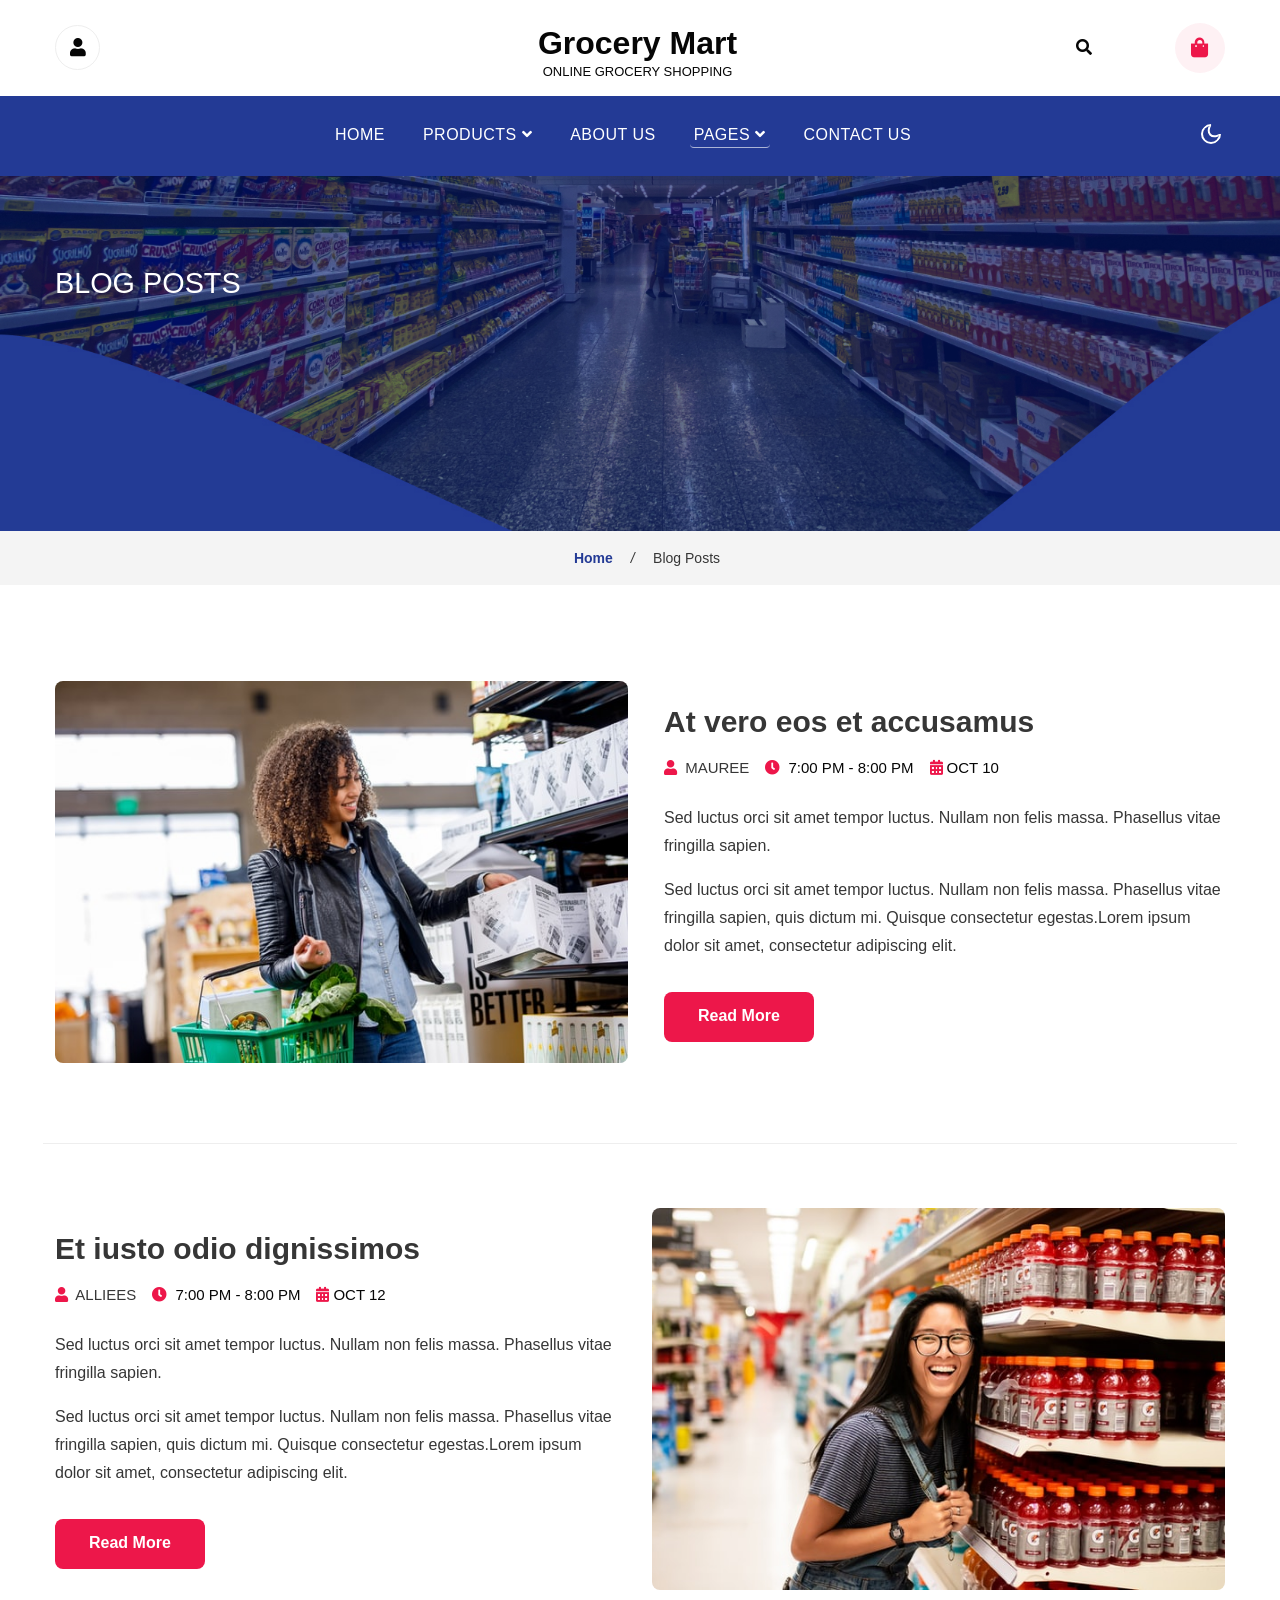
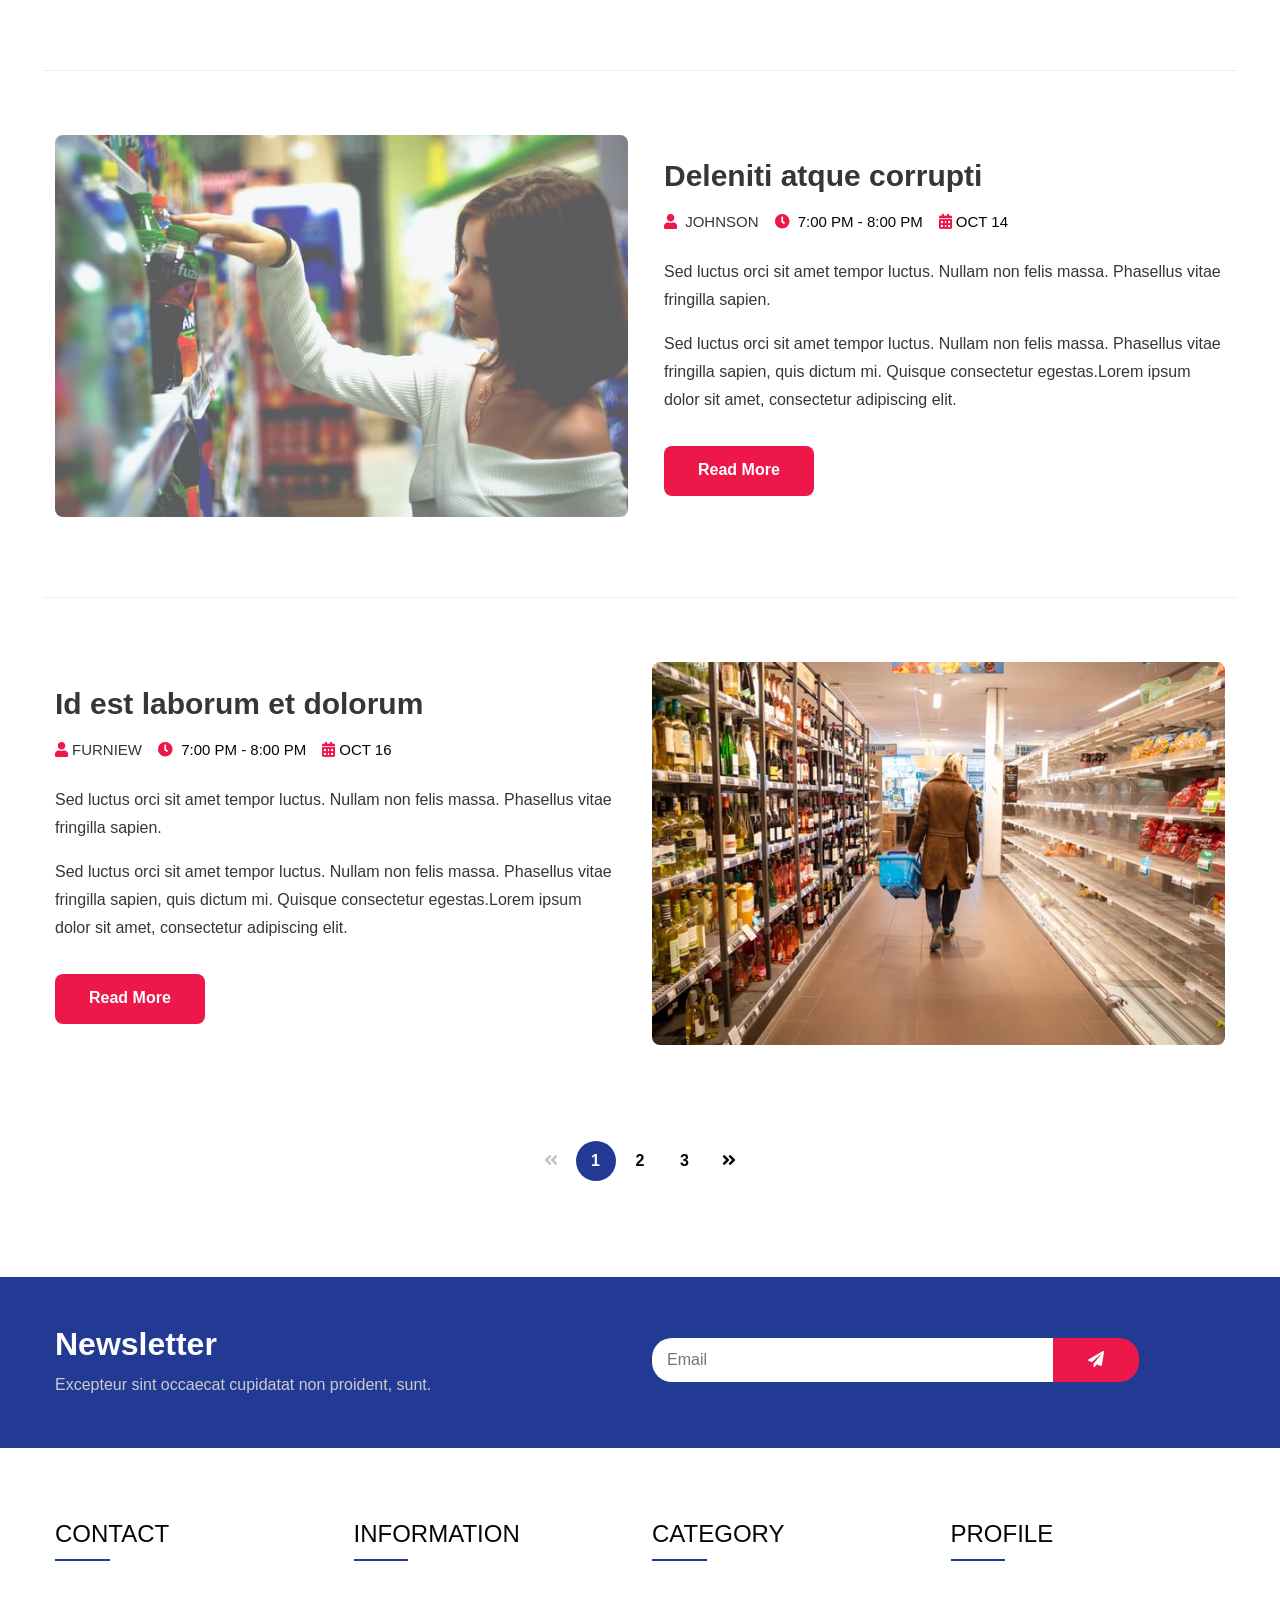
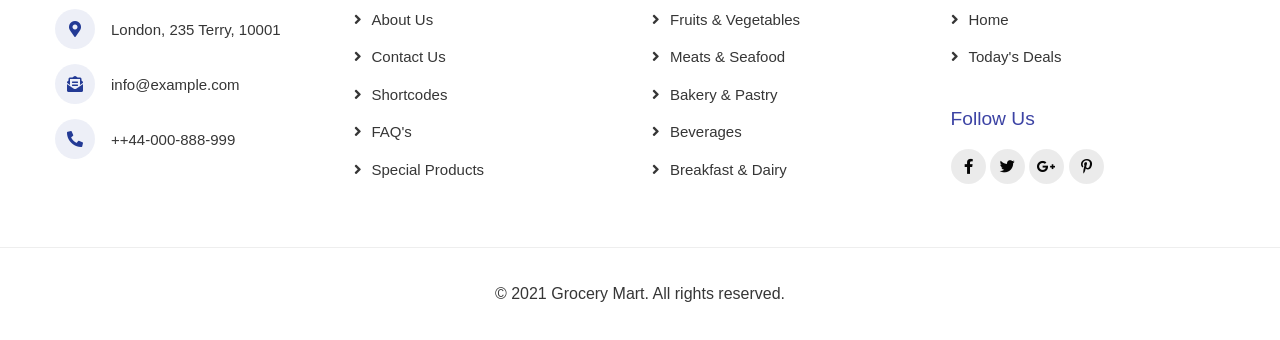
<file: Grocery-Mart-Liberty/blog.html>
<!doctype html>
<html lang="en">

<head>
	<!-- Required meta tags -->
	<meta charset="utf-8">
	<meta name="viewport" content="width=device-width, initial-scale=1">
	<title>Grocery Mart - Ecommerce Category Bootstrap Responsive Website Template - Blog Posts </title>
	<!-- Custom Theme files -->
	<link href="css/style.css" rel="stylesheet" type="text/css" media="all" />
	<!-- //Custom Theme files -->
</head>

<body>
	<!-- top header -->
	<div class="header" id="home1">
		<div class="container">
			<div class="d-flex align-items-center justify-content-between">
				<!-- login -->
				<div class="w3l_login">
					<a href="#myModal12" data-bs-toggle="modal" data-bs-target="#myModal12"><i
							class="fas fa-user"></i></a>
				</div>
				<!-- logo -->
				<div class="w3l_logo text-center ml-auto">
					<h1><a href="index.html">Grocery Mart<span>Online Grocery Shopping</span></a></h1>
				</div>
				<!-- search -->
				<div class="header-search position-absolute">
					<div class="search-right mx-lg-2">
						<a href="#search" class="btn search-btn p-0" title="search">
							<i class="fas fa-search"></i></a>
						<!-- search popup -->
						<div id="search" class="pop-overlay">
							<div class="popup">
								<form action="error.html" method="GET" class="search-box">
									<input type="search" placeholder="Enter Keyword..." name="search"
										required="required" autofocus="">
									<button type="submit" class="btn"><span class="fas fa-search"
											aria-hidden="true"></span></button>
								</form>
							</div>
							<a class="close" href="#close">×</a>
						</div>
					</div>
				</div>
				<!-- cart -->
				<div class="cart cart box_1">
					<form action="#" method="post" class="last">
						<input type="hidden" name="cmd" value="_cart" />
						<input type="hidden" name="display" value="1" />
						<button class="w3view-cart" type="submit" name="submit" value=""><i
								class="fas fa-shopping-bag"></i></button>
					</form>
				</div>
			</div>
		</div>
	</div>
	<!-- //top header -->
	<!-- header modal -->
	<div class="modal fade" id="myModal12" tabindex="-1" aria-labelledby="myModal12" aria-hidden="true">
		<div class="modal-dialog modal-dialog-centered">
			<div class="modal-content">
				<div class="modal-header border-0">
					<button type="button" class="btn-close" data-bs-dismiss="modal" aria-label="Close"></button>
				</div>
				<div class="row modal-body">
					<ul class="nav nav-tabs mb-4" id="myTab" role="tablist">
						<li class="nav-item" role="presentation">
							<button class="nav-link active" id="home-tab" data-bs-toggle="tab" data-bs-target="#home"
								type="button" role="tab" aria-controls="home" aria-selected="true">Login</button>
						</li>
						<li class="nav-item" role="presentation">
							<button class="nav-link" id="profile-tab" data-bs-toggle="tab" data-bs-target="#profile"
								type="button" role="tab" aria-controls="profile" aria-selected="false">Register</button>
						</li>
					</ul>
					<div class="tab-content p-0" id="myTabContent">
						<div class="tab-pane fade show active" id="home" role="tabpanel" aria-labelledby="home-tab">
							<div class="register">
								<form action="#" method="post">
									<input name="Email" placeholder="Email Address" type="text" required="">
									<input name="Password" placeholder="Password" type="password" required="">
									<div class="sign-up">
										<input type="submit" value="Sign in">
									</div>
								</form>
							</div>
						</div>
						<div class="tab-pane fade" id="profile" role="tabpanel" aria-labelledby="profile-tab">
							<div class="register">
								<form action="#" method="post">
									<input placeholder="Name" name="Name" type="text" required="">
									<input placeholder="Email Address" name="Email" type="email" required="">
									<input placeholder="Password" name="Password" type="password" required="">
									<input placeholder="Confirm Password" name="Password" type="password" required="">
									<div class="sign-up">
										<input type="submit" value="Create Account">
									</div>
								</form>
							</div>
						</div>
					</div>
				</div>
			</div>
		</div>
	</div>
	<!-- header modal -->

	<!-- header -->
	<header id="site-header" class="fixed-top">
		<div class="container">
			<nav class="navbar navbar-expand-lg navbar-light">
				<button class="navbar-toggler collapsed" type="button" data-bs-toggle="collapse"
					data-bs-target="#navbarScroll" aria-controls="navbarScroll" aria-expanded="false"
					aria-label="Toggle navigation">
					<span class="navbar-toggler-icon fa icon-expand fa-bars"></span>
					<span class="navbar-toggler-icon fa icon-close fa-times"></span>
				</button>
				<div class="collapse navbar-collapse" id="navbarScroll">
					<ul class="navbar-nav mx-auto my-2 my-lg-0 navbar-nav-scroll">
						<li class="nav-item">
							<a class="nav-link" aria-current="page" href="index.html">Home</a>
						</li>
						<li class="nav-item dropdown">
							<a class="nav-link dropdown-toggle" href="#" id="navbarScrollingDropdown" role="button"
								data-bs-toggle="dropdown" aria-expanded="false">
								Products <i class="fas fa-angle-down"></i>
							</a>
							<ul class="dropdown-menu dropdown-menu-2" aria-labelledby="navbarScrollingDropdown">
								<div class="row">
									<div class="col-lg-4">
										<ul class="multi-column-dropdown">
											<h6>Kitchen</h6>
											<li><a href="products1.html">Meat & Seafood </a></li>
											<li><a href="products1.html">Snack Foods<span>New</span></a></li>
											<li><a href="products1.html">Oils, Vinegars</a></li>
											<li><a href="products1.html">Pasta & Noodles<span>New</span></a></li>
										</ul>
									</div>
									<div class="col-lg-4 mt-lg-0 mt-4">
										<ul class="multi-column-dropdown">
											<h6>Household</h6>
											<li><a href="products2.html">Detergents</a></li>
											<li><a href="products2.html">Floor & Other Cleaners</a></li>
											<li><a href="products2.html">Pet Care <span>New</span></a></li>
											<li><a href="products2.html"><i>Festive Decoratives</i></a></li>
										</ul>
									</div>
									<div class="col-lg-4">
										<div class="w3ls_products_pos">
											<h4 class="mb-4">30%<i>Off/-</i></h4>
											<img src="images/nav.png" alt=" " class="img-fluid">
										</div>
									</div>
								</div>
							</ul>
						</li>
						<li class="nav-item">
							<a class="nav-link" href="about.html">About Us</a>
						</li>
						<li class="nav-item dropdown active">
							<a class="nav-link dropdown-toggle" href="#" id="navbarScrollingDropdown" role="button"
								data-bs-toggle="dropdown" aria-expanded="false">
								Pages <i class="fas fa-angle-down"></i>
							</a>
							<ul class="dropdown-menu" aria-labelledby="navbarScrollingDropdown">
								<li><a class="dropdown-item active" href="blog.html">Blog Posts</a></li>
								<li><a class="dropdown-item" href="blog-single.html">Blog Single</a></li>
								<li><a class="dropdown-item" href="single.html">Single</a></li>
								<li><a class="dropdown-item" href="faq.html">Faq's</a></li>
								<li><a class="dropdown-item" href="shortcodes.html">Shortcodes</a></li>
							</ul>
						</li>
						<li class="nav-item">
							<a class="nav-link" href="contact.html">Contact Us</a>
						</li>
					</ul>
				</div>
				<!-- toggle switch for light and dark theme -->
				<div class="cont-ser-position">
					<nav class="navigation-dark">
						<div class="theme-switch-wrapper">
							<label class="theme-switch" for="checkbox">
								<input type="checkbox" id="checkbox">
								<div class="mode-container">
									<i class="gg-sun"></i>
									<i class="gg-moon"></i>
								</div>
							</label>
						</div>
					</nav>
				</div>
				<!-- //toggle switch for light and dark theme -->
			</nav>
		</div>
	</header>
	<!-- //header -->

	<!-- banner -->
	<div class="banner banner2">
		<div class="container">
			<h2>Blog Posts</h2>
		</div>
	</div>
	<!-- //banner -->
	<!-- breadcrumbs -->
	<div class="breadcrumb_dress">
		<div class="container">
			<ul>
				<li><a href="index.html"><span class="glyphicon glyphicon-home" aria-hidden="true"></span> Home</a>
					<i>/</i></li>
				<li>Blog Posts</li>
			</ul>
		</div>
	</div>
	<!-- //breadcrumbs -->

	<!-- blog -->
	<section class="w3l-text-6">
		<div class="text-6-mian bottom-space py-5">
			<div class="container py-md-5 py-4">
				<div class="row top-cont-grid align-items-center">
					<div class="col-lg-6">
						<img src="images/blog1.jpg" alt="" class="img-fluid radius-image img-shadow" />
					</div>
					<div class="col-lg-6 left-cont mt-lg-0 mt-5 ps-lg-4">
						<h4>
							<a href="blog-single.html">At vero eos et accusamus</a> </h4>
						<div class="d-flex align-items-center mt-3">
							<h6><i class="fas fa-user"></i><a href="#author"> Mauree</a></h6>
							<h6 class="mx-3"><i class="fas fa-clock"></i> 7:00 pm - 8:00 pm</h6>
							<h6><i class="fas fa-calendar-alt"></i>Oct 10</h6>
						</div>
						<p class="mt-3">Sed luctus orci sit amet tempor luctus. Nullam non felis massa. Phasellus vitae
							fringilla
							sapien.</p>
						<p class="mt-3 mb-2">Sed luctus orci sit amet tempor luctus. Nullam non felis massa. Phasellus
							vitae fringilla
							sapien,
							quis dictum mi. Quisque consectetur egestas.Lorem ipsum dolor sit amet, consectetur
							adipiscing
							elit.</p>
						<a href="blog-single.html" class="btn btn-style mt-4">Read More</a>
					</div>
				</div>
				<div class="row top-cont-grid top-space align-items-center">
					<div class="col-lg-6 left-cont left-order mt-lg-0 mt-5 pe-lg-4">
						<h4> <a href="blog-single.html">Et iusto odio dignissimos</a></h4>
						<div class="d-flex align-items-center mt-3">
							<h6><i class="fas fa-user"></i><a href="#author"> Alliees</a></h6>
							<h6 class="mx-3"><i class="fas fa-clock"></i> 7:00 pm - 8:00 pm</h6>
							<h6><i class="fas fa-calendar-alt"></i>Oct 12</h6>
						</div>
						<p class="mt-3">Sed luctus orci sit amet tempor luctus. Nullam non felis massa. Phasellus vitae
							fringilla
							sapien.</p>
						<p class="mt-3 mb-2">Sed luctus orci sit amet tempor luctus. Nullam non felis massa. Phasellus
							vitae fringilla
							sapien,
							quis dictum mi. Quisque consectetur egestas.Lorem ipsum dolor sit amet, consectetur
							adipiscing
							elit.</p>
						<a href="blog-single.html" class="btn btn-style mt-4">Read More</a>
					</div>
					<div class="col-lg-6 right-img">
						<img src="images/blog2.jpg" alt="" class="img-fluid radius-image img-shadow" />
					</div>
				</div>
				<div class="row top-cont-grid top-space align-items-center">
					<div class="col-lg-6">
						<img src="images/blog3.jpg" alt="" class="img-fluid radius-image img-shadow" />
					</div>
					<div class="col-lg-6 left-cont mt-lg-0 mt-5 ps-lg-4">
						<h4><a href="blog-single.html">Deleniti atque corrupti</a></h4>
						<div class="d-flex align-items-center mt-3">
							<h6><i class="fas fa-user"></i><a href="#author"> Johnson</a></h6>
							<h6 class="mx-3"><i class="fas fa-clock"></i> 7:00 pm - 8:00 pm</h6>
							<h6><i class="fas fa-calendar-alt"></i>Oct 14</h6>
						</div>
						<p class="mt-3">Sed luctus orci sit amet tempor luctus. Nullam non felis massa. Phasellus vitae
							fringilla
							sapien.</p>
						<p class="mt-3 mb-2">Sed luctus orci sit amet tempor luctus. Nullam non felis massa. Phasellus
							vitae fringilla
							sapien,
							quis dictum mi. Quisque consectetur egestas.Lorem ipsum dolor sit amet, consectetur
							adipiscing
							elit.</p>
						<a href="blog-single.html" class="btn btn-style mt-4">Read More</a>
					</div>
				</div>
				<div class="row top-cont-grid top-space align-items-center">
					<div class="col-lg-6 left-cont left-order mt-lg-0 mt-5 pe-lg-4">
						<h4><a href="blog-single.html">Id est laborum et dolorum</a></h4>
						<div class="d-flex align-items-center mt-3">
							<h6><i class="fas fa-user"></i><a href="#author">Furniew</a></h6>
							<h6 class="mx-3"><i class="fas fa-clock"></i> 7:00 pm - 8:00 pm</h6>
							<h6><i class="fas fa-calendar-alt"></i>Oct 16</h6>
						</div>
						<p class="mt-3">Sed luctus orci sit amet tempor luctus. Nullam non felis massa. Phasellus vitae
							fringilla
							sapien.</p>
						<p class="mt-3 mb-2">Sed luctus orci sit amet tempor luctus. Nullam non felis massa. Phasellus
							vitae fringilla
							sapien,
							quis dictum mi. Quisque consectetur egestas.Lorem ipsum dolor sit amet, consectetur
							adipiscing
							elit.</p>
						<a href="blog-single.html" class="btn btn-style mt-4">Read More</a>
					</div>
					<div class="col-lg-6 right-img">
						<img src="images/blog4.jpg" alt="" class="img-fluid radius-image img-shadow" />
					</div>
				</div>
				<!-- pagination -->
				<div class="pagination-style text-center mt-5 pt-5">
					<ul>
						<li> <a href="#none" class="not-allowed" disabled="">
								<span class="fa fa-angle-double-left" aria-hidden="true"></span>
							</a>
						</li>
						<li><a class="active" href="#page">1</a></li>
						<li>
							<a href="#page">2</a>
						</li>
						<li>
							<a href="#page">3</a>
						</li>
						<li>
							<a href="#page"><span class="fa fa-angle-double-right" aria-hidden="true"></span>
							</a>
						</li>
					</ul>
				</div>
				<!-- //pagination -->
			</div>
		</div>
	</section>
	<!-- blog -->

	<!-- newsletter -->
	<div class="newsletter">
		<div class="container">
			<div class="row">
				<div class="col-md-6 w3agile_newsletter_left">
					<h3>Newsletter</h3>
					<p>Excepteur sint occaecat cupidatat non proident, sunt.</p>
				</div>
				<div class="col-md-6 w3agile_newsletter_right">
					<form action="#" method="post">
						<input type="email" name="Email" placeholder="Email" required="">
						<button class="btn btn-style"><span class="fas fa-paper-plane"></span></button>
					</form>
				</div>
			</div>
		</div>
	</div>
	<!-- //newsletter -->

	<!-- footer -->
	<div class="footer pt-5">
		<div class="container py-4">
			<div class="row w3_footer_grids">
				<div class="col-md-3 w3_footer_grid">
					<h3>Contact</h3>
					<ul class="address">
						<li><i class="fas fa-map-marker-alt"></i>London, 235 Terry, 10001</li>
						<li><i class="fas fa-envelope-open-text"></i><a
								href="mailto:info@example.com">info@example.com</a></li>
						<li> <a href="tel:+44-000-888-999"><i class="fas fa-phone-alt"></i>++44-000-888-999</a></li>
					</ul>
				</div>
				<div class="col-md-3 w3_footer_grid">
					<h3>Information</h3>
					<ul class="info">
						<li><a href="about.html"><i class="fas fa-angle-right"></i>About Us</a></li>
						<li><a href="mail.html"><i class="fas fa-angle-right"></i>Contact Us</a></li>
						<li><a href="codes.html"><i class="fas fa-angle-right"></i>Shortcodes</a></li>
						<li><a href="faq.html"><i class="fas fa-angle-right"></i>FAQ's</a></li>
						<li><a href="products1.html"><i class="fas fa-angle-right"></i>Special Products</a></li>
					</ul>
				</div>
				<div class="col-md-3 w3_footer_grid">
					<h3>Category</h3>
					<ul class="info">
						<li><a href="products1.html"><i class="fas fa-angle-right"></i>Fruits & Vegetables</a></li>
						<li><a href="products2.html"><i class="fas fa-angle-right"></i>Meats & Seafood</a></li>
						<li><a href="products1.html"><i class="fas fa-angle-right"></i>Bakery & Pastry</a></li>
						<li><a href="products2.html"><i class="fas fa-angle-right"></i>Beverages</a></li>
						<li><a href="products1.html"><i class="fas fa-angle-right"></i>Breakfast & Dairy</a></li>
					</ul>
				</div>
				<div class="col-md-3 w3_footer_grid">
					<h3>Profile</h3>
					<ul class="info">
						<li><a href="index.html"><i class="fas fa-angle-right"></i>Home</a></li>
						<li><a href="products2.html"><i class="fas fa-angle-right"></i>Today's Deals</a></li>
					</ul>
					<h4>Follow Us</h4>
					<div class="agileits_social_button">
						<ul>
							<li><a href="#facebook" class="facebook"><i class="fab fa-facebook-f"></i> </a></li>
							<li><a href="#twitter" class="twitter"><i class="fab fa-twitter"></i> </a></li>
							<li><a href="#google" class="google"><i class="fab fa-google-plus-g"></i> </a></li>
							<li><a href="#pinterest" class="pinterest"><i class="fab fa-pinterest-p"></i> </a></li>
						</ul>
					</div>
				</div>
			</div>
		</div>
		<div class="footer-copy mt-4">
			<div class="container">
				<p class="copy-text">&copy; 2021 Grocery Mart. All rights reserved.
				</p>
			</div>
		</div>
	</div>
	<!-- //footer -->

	<!-- Js scripts -->
	<!-- move top -->
	<button onclick="topFunction()" id="movetop" title="Go to top">
		<span class="fas fa-level-up-alt" aria-hidden="true"></span>
	</button>
	<script>
		// When the user scrolls down 20px from the top of the document, show the button
		window.onscroll = function () {
			scrollFunction()
		};

		function scrollFunction() {
			if (document.body.scrollTop > 20 || document.documentElement.scrollTop > 20) {
				document.getElementById("movetop").style.display = "block";
			} else {
				document.getElementById("movetop").style.display = "none";
			}
		}

		// When the user clicks on the button, scroll to the top of the document
		function topFunction() {
			document.body.scrollTop = 0;
			document.documentElement.scrollTop = 0;
		}
	</script>
	<!-- //move top -->

	<!-- common jquery plugin -->
	<script src="js/jquery-3.3.1.min.js"></script>
	<!-- //common jquery plugin -->

	<!-- cart-js -->
	<script src="js/minicart.js"></script>
	<script>
		w3ls.render();

		w3ls.cart.on('w3sb_checkout', function (evt) {
			var items, len, i;

			if (this.subtotal() > 0) {
				items = this.items();

				for (i = 0, len = items.length; i < len; i++) {}
			}
		});
	</script>
	<!-- //cart-js -->

	<!-- theme switch js (light and dark)-->
	<script src="js/theme-change.js"></script>
	<!-- //theme switch js (light and dark)-->

	<!-- MENU-JS -->
	<script>
		$(window).on("scroll", function () {
			var scroll = $(window).scrollTop();

			if (scroll >= 80) {
				$("#site-header").addClass("nav-fixed");
			} else {
				$("#site-header").removeClass("nav-fixed");
			}
		});

		//Main navigation Active Class Add Remove
		$(".navbar-toggler").on("click", function () {
			$("header").toggleClass("active");
		});
		$(document).on("ready", function () {
			if ($(window).width() > 991) {
				$("header").removeClass("active");
			}
			$(window).on("resize", function () {
				if ($(window).width() > 991) {
					$("header").removeClass("active");
				}
			});
		});
	</script>
	<!-- //MENU-JS -->

	<!-- disable body scroll which navbar is in active -->
	<script>
		$(function () {
			$('.navbar-toggler').click(function () {
				$('body').toggleClass('noscroll');
			})
		});
	</script>
	<!-- //disable body scroll which navbar is in active -->

	<!-- bootstrap -->
	<script src="js/bootstrap.min.js"></script>
	<!-- //bootstrap -->
	<!-- //Js scripts -->
</body>

</html>
</file>
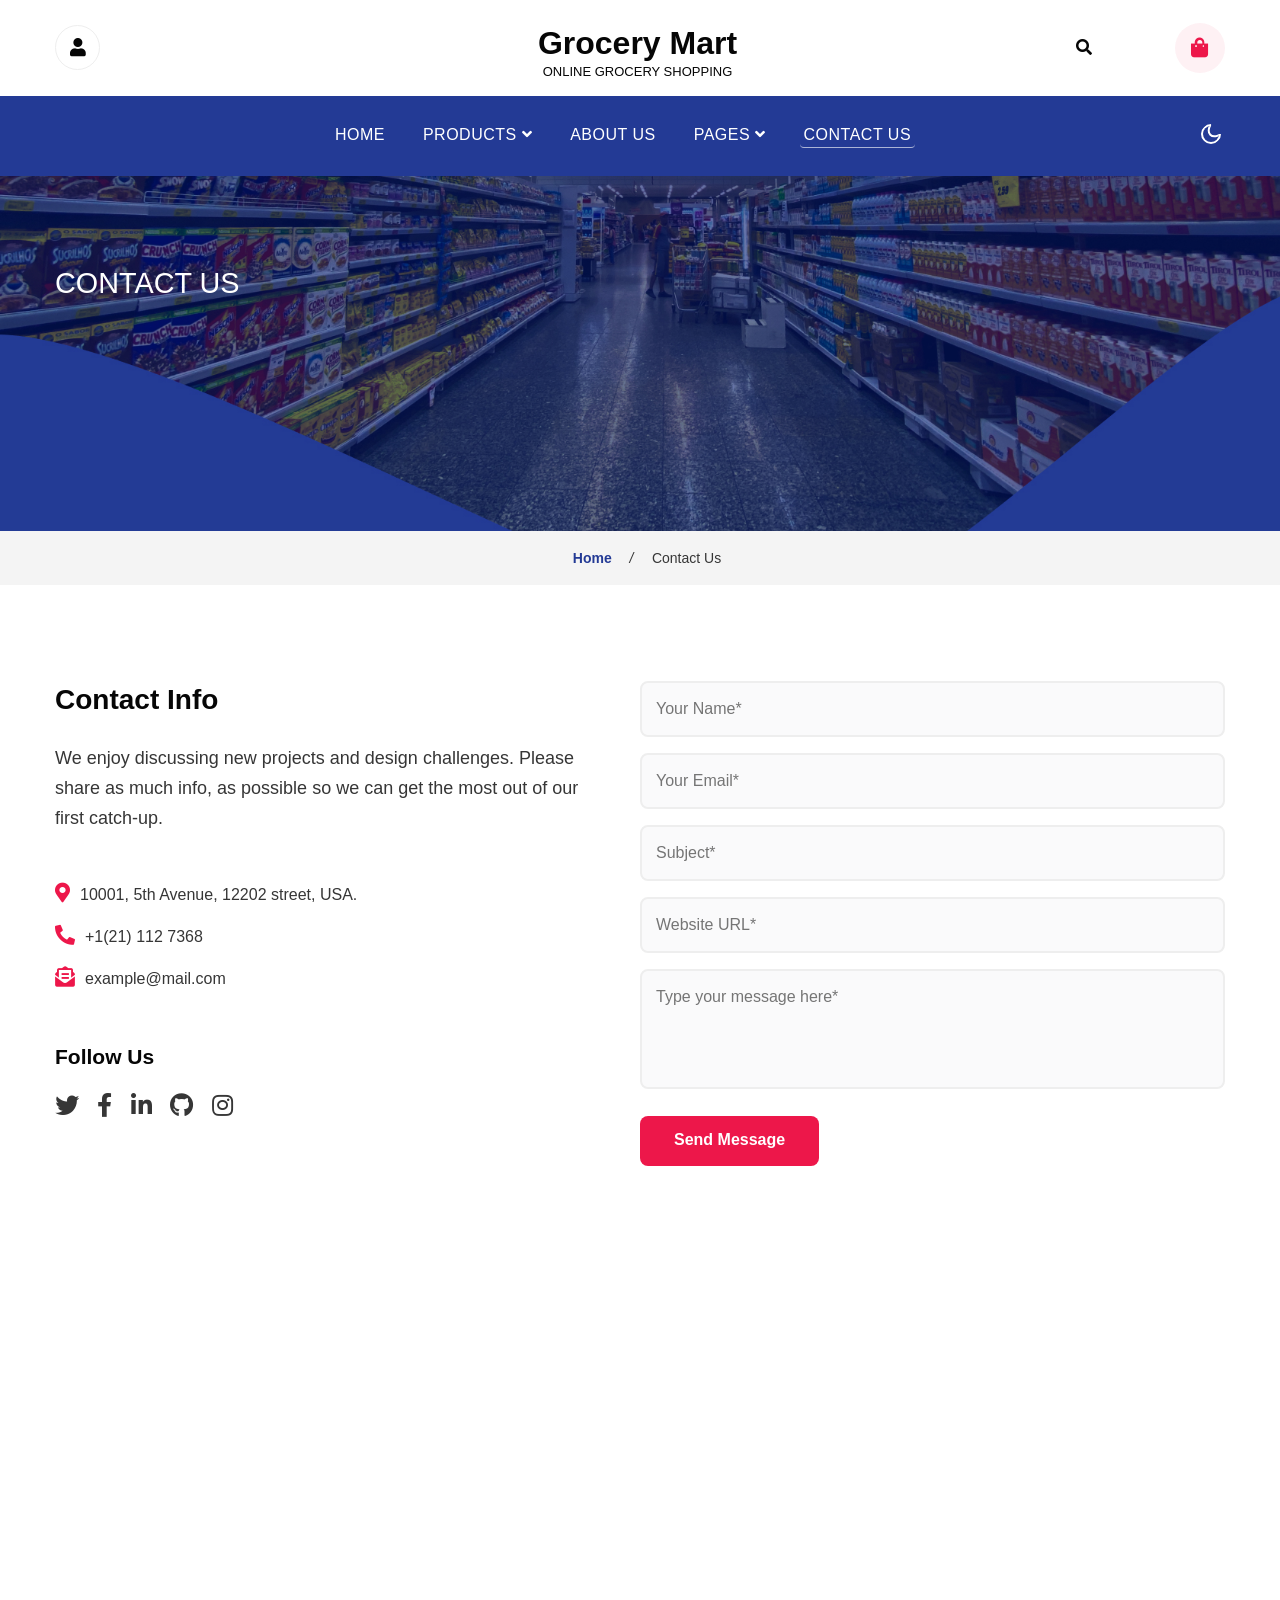
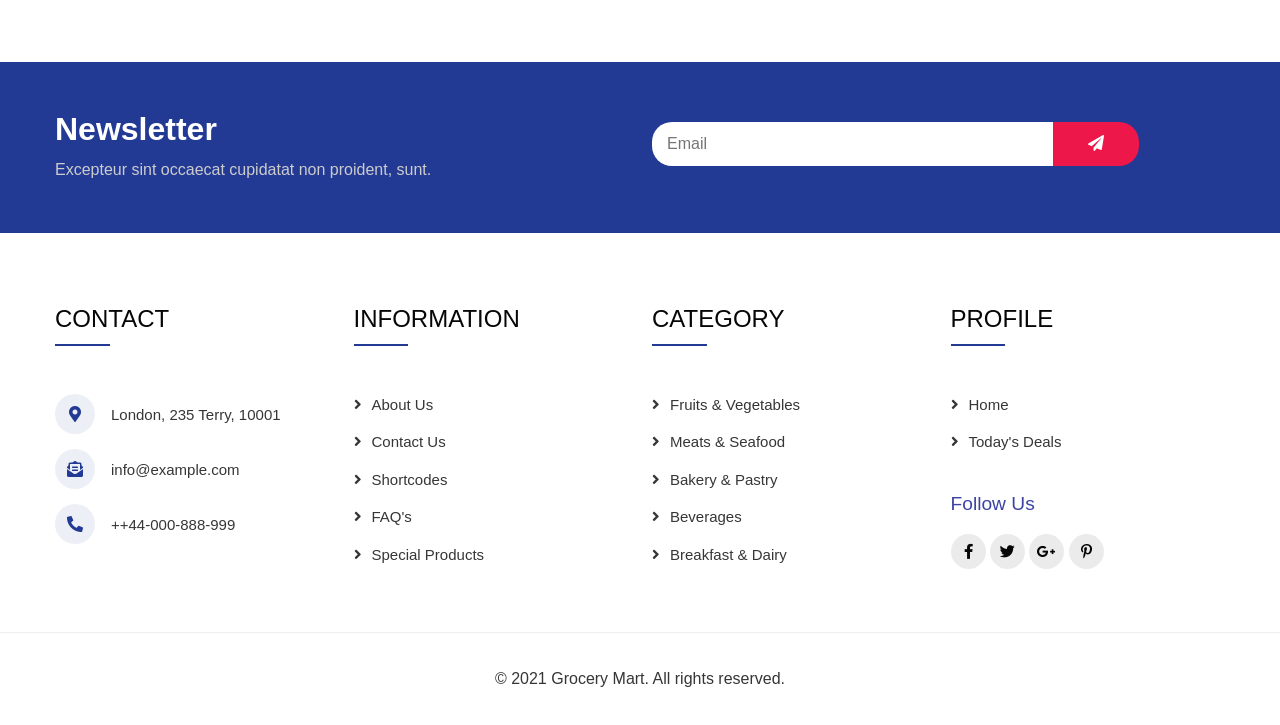
<file: Grocery-Mart-Liberty/contact.html>
<!doctype html>
<html lang="en">

<head>
	<!-- Required meta tags -->
	<meta charset="utf-8">
	<meta name="viewport" content="width=device-width, initial-scale=1">
	<title>Grocery Mart - Ecommerce Category Bootstrap Responsive Website Template - Contact Us </title>
	<!-- Custom Theme files -->
	<link href="css/style.css" rel="stylesheet" type="text/css" media="all" />
	<!-- //Custom Theme files -->
</head>

<body>
	<!-- top header -->
	<div class="header" id="home1">
		<div class="container">
			<div class="d-flex align-items-center justify-content-between">
				<!-- login -->
				<div class="w3l_login">
					<a href="#myModal12" data-bs-toggle="modal" data-bs-target="#myModal12"><i
							class="fas fa-user"></i></a>
				</div>
				<!-- logo -->
				<div class="w3l_logo text-center ml-auto">
					<h1><a href="index.html">Grocery Mart<span>Online Grocery Shopping</span></a></h1>
				</div>
				<!-- search -->
				<div class="header-search position-absolute">
					<div class="search-right mx-lg-2">
						<a href="#search" class="btn search-btn p-0" title="search">
							<i class="fas fa-search"></i></a>
						<!-- search popup -->
						<div id="search" class="pop-overlay">
							<div class="popup">
								<form action="error.html" method="GET" class="search-box">
									<input type="search" placeholder="Enter Keyword..." name="search"
										required="required" autofocus="">
									<button type="submit" class="btn"><span class="fas fa-search"
											aria-hidden="true"></span></button>
								</form>
							</div>
							<a class="close" href="#close">×</a>
						</div>
					</div>
				</div>
				<!-- cart -->
				<div class="cart cart box_1">
					<form action="#" method="post" class="last">
						<input type="hidden" name="cmd" value="_cart" />
						<input type="hidden" name="display" value="1" />
						<button class="w3view-cart" type="submit" name="submit" value=""><i
								class="fas fa-shopping-bag"></i></button>
					</form>
				</div>
			</div>
		</div>
	</div>
	<!-- //top header -->
	<!-- header modal -->
	<div class="modal fade" id="myModal12" tabindex="-1" aria-labelledby="myModal12" aria-hidden="true">
		<div class="modal-dialog modal-dialog-centered">
			<div class="modal-content">
				<div class="modal-header border-0">
					<button type="button" class="btn-close" data-bs-dismiss="modal" aria-label="Close"></button>
				</div>
				<div class="row modal-body">
					<ul class="nav nav-tabs mb-4" id="myTab" role="tablist">
						<li class="nav-item" role="presentation">
							<button class="nav-link active" id="home-tab" data-bs-toggle="tab" data-bs-target="#home"
								type="button" role="tab" aria-controls="home" aria-selected="true">Login</button>
						</li>
						<li class="nav-item" role="presentation">
							<button class="nav-link" id="profile-tab" data-bs-toggle="tab" data-bs-target="#profile"
								type="button" role="tab" aria-controls="profile" aria-selected="false">Register</button>
						</li>
					</ul>
					<div class="tab-content p-0" id="myTabContent">
						<div class="tab-pane fade show active" id="home" role="tabpanel" aria-labelledby="home-tab">
							<div class="register">
								<form action="#" method="post">
									<input name="Email" placeholder="Email Address" type="text" required="">
									<input name="Password" placeholder="Password" type="password" required="">
									<div class="sign-up">
										<input type="submit" value="Sign in">
									</div>
								</form>
							</div>
						</div>
						<div class="tab-pane fade" id="profile" role="tabpanel" aria-labelledby="profile-tab">
							<div class="register">
								<form action="#" method="post">
									<input placeholder="Name" name="Name" type="text" required="">
									<input placeholder="Email Address" name="Email" type="email" required="">
									<input placeholder="Password" name="Password" type="password" required="">
									<input placeholder="Confirm Password" name="Password" type="password" required="">
									<div class="sign-up">
										<input type="submit" value="Create Account">
									</div>
								</form>
							</div>
						</div>
					</div>
				</div>
			</div>
		</div>
	</div>
	<!-- header modal -->

	<!-- header -->
	<header id="site-header" class="fixed-top">
		<div class="container">
			<nav class="navbar navbar-expand-lg navbar-light">
				<button class="navbar-toggler collapsed" type="button" data-bs-toggle="collapse"
					data-bs-target="#navbarScroll" aria-controls="navbarScroll" aria-expanded="false"
					aria-label="Toggle navigation">
					<span class="navbar-toggler-icon fa icon-expand fa-bars"></span>
					<span class="navbar-toggler-icon fa icon-close fa-times"></span>
				</button>
				<div class="collapse navbar-collapse" id="navbarScroll">
					<ul class="navbar-nav mx-auto my-2 my-lg-0 navbar-nav-scroll">
						<li class="nav-item">
							<a class="nav-link" aria-current="page" href="index.html">Home</a>
						</li>
						<li class="nav-item dropdown">
							<a class="nav-link dropdown-toggle" href="#" id="navbarScrollingDropdown" role="button"
								data-bs-toggle="dropdown" aria-expanded="false">
								Products <i class="fas fa-angle-down"></i>
							</a>
							<ul class="dropdown-menu dropdown-menu-2" aria-labelledby="navbarScrollingDropdown">
								<div class="row">
									<div class="col-lg-4">
										<ul class="multi-column-dropdown">
											<h6>Kitchen</h6>
											<li><a href="products1.html">Meat & Seafood </a></li>
											<li><a href="products1.html">Snack Foods<span>New</span></a></li>
											<li><a href="products1.html">Oils, Vinegars</a></li>
											<li><a href="products1.html">Pasta & Noodles<span>New</span></a></li>
										</ul>
									</div>
									<div class="col-lg-4 mt-lg-0 mt-4">
										<ul class="multi-column-dropdown">
											<h6>Household</h6>
											<li><a href="products2.html">Detergents</a></li>
											<li><a href="products2.html">Floor & Other Cleaners</a></li>
											<li><a href="products2.html">Pet Care <span>New</span></a></li>
											<li><a href="products2.html"><i>Festive Decoratives</i></a></li>
										</ul>
									</div>
									<div class="col-lg-4">
										<div class="w3ls_products_pos">
											<h4 class="mb-4">30%<i>Off/-</i></h4>
											<img src="images/nav.png" alt=" " class="img-fluid">
										</div>
									</div>
								</div>
							</ul>
						</li>
						<li class="nav-item">
							<a class="nav-link" href="about.html">About Us</a>
						</li>
						<li class="nav-item dropdown">
							<a class="nav-link dropdown-toggle" href="#" id="navbarScrollingDropdown" role="button"
								data-bs-toggle="dropdown" aria-expanded="false">
								Pages <i class="fas fa-angle-down"></i>
							</a>
							<ul class="dropdown-menu" aria-labelledby="navbarScrollingDropdown">
								<li><a class="dropdown-item" href="blog.html">Blog Posts</a></li>
								<li><a class="dropdown-item" href="blog-single.html">Blog Single</a></li>
								<li><a class="dropdown-item" href="single.html">Single</a></li>
								<li><a class="dropdown-item" href="faq.html">Faq's</a></li>
								<li><a class="dropdown-item" href="shortcodes.html">Shortcodes</a></li>
							</ul>
						</li>
						<li class="nav-item active">
							<a class="nav-link" href="contact.html">Contact Us</a>
						</li>
					</ul>
				</div>
				<!-- toggle switch for light and dark theme -->
				<div class="cont-ser-position">
					<nav class="navigation-dark">
						<div class="theme-switch-wrapper">
							<label class="theme-switch" for="checkbox">
								<input type="checkbox" id="checkbox">
								<div class="mode-container">
									<i class="gg-sun"></i>
									<i class="gg-moon"></i>
								</div>
							</label>
						</div>
					</nav>
				</div>
				<!-- //toggle switch for light and dark theme -->
			</nav>
		</div>
	</header>
	<!-- //header -->

	<!-- banner -->
	<div class="banner banner2">
		<div class="container">
			<h2>Contact Us</h2>
		</div>
	</div>
	<!-- //banner -->
	<!-- breadcrumbs -->
	<div class="breadcrumb_dress">
		<div class="container">
			<ul>
				<li><a href="index.html"><span class="glyphicon glyphicon-home" aria-hidden="true"></span> Home</a>
					<i>/</i></li>
				<li>Contact Us</li>
			</ul>
		</div>
	</div>
	<!-- //breadcrumbs -->

	<!-- contact -->
	<section class="w3l-contact py-5" id="contact">
		<div class="container py-lg-5 py-4">
			<div class="row contact-block">
				<div class="col-md-6 contact-left pe-lg-5">
					<h3 class="mb-sm-4 mb-3">Contact Info</h3>
					<p class="cont-para mb-sm-5 mb-4">We enjoy discussing new projects and design challenges. Please
						share as
						much info, as possible so
						we can get the most out of our first catch-up.</p>
					<div class="cont-details">
						<p><i class="fas fa-map-marker-alt"></i>10001, 5th Avenue, 12202 street, USA.</p>
						<p><i class="fas fa-phone-alt"></i><a href="tel:+1(21) 234 4567">+1(21) 112 7368</a></p>
						<p><i class="fas fa-envelope-open-text"></i><a href="mailto:example@mail.com"
								class="mail">example@mail.com</a></p>
					</div>
					<h4 class="mb-3 mt-5">Follow Us</h4>
					<ul class="social-icons-contact">
						<li>
							<a href="#twitter">
								<i class="fab fa-twitter"></i>
							</a>
						</li>
						<li>
							<a href="#facebook">
								<i class="fab fa-facebook-f"></i>
							</a>
						</li>
						<li>
							<a href="#linkedinin">
								<i class="fab fa-linkedin-in"></i>
							</a>
						</li>
						<li>
							<a href="#github">
								<i class="fab fa-github"></i>
							</a>
						</li>
						<li>
							<a href="#instagram">
								<i class="fab fa-instagram"></i>
							</a>
						</li>
					</ul>
				</div>
				<div class="col-md-6 contact-right mt-md-0 mt-5 ps-lg-0">
					<form action="https://sendmail.w3layouts.com/submitForm" method="post" class="signin-form">
						<div class="input-grids">
							<input type="text" name="w3lName" id="w3lName" placeholder="Your Name*"
								class="contact-input" required="" />
							<input type="email" name="w3lSender" id="w3lSender" placeholder="Your Email*"
								class="contact-input" required="" />
							<input type="text" name="w3lSubect" id="w3lSubect" placeholder="Subject*"
								class="contact-input" required="" />
							<input type="text" name="w3lWebsite" id="w3lWebsite" placeholder="Website URL*"
								class="contact-input" required="" />
						</div>
						<div class="form-input">
							<textarea name="w3lMessage" id="w3lMessage" placeholder="Type your message here*"
								required=""></textarea>
						</div>
						<button class="btn btn-style">Send Message</button>
					</form>
				</div>
			</div>
		</div>
	</section>
	<!-- map -->
	<div class="map-iframe">
		<iframe
			src="https://www.google.com/maps/embed?pb=!1m18!1m12!1m3!1d317718.69319292053!2d-0.3817765050863085!3d51.528307984912544!2m3!1f0!2f0!3f0!3m2!1i1024!2i768!4f13.1!3m3!1m2!1s0x47d8a00baf21de75%3A0x52963a5addd52a99!2sLondon%2C+UK!5e0!3m2!1sen!2spl!4v1562654563739!5m2!1sen!2spl"
			width="100%" height="400" frameborder="0" style="border: 0px;" allowfullscreen=""></iframe>
	</div>
	<!-- //contact -->

	<!-- newsletter -->
	<div class="newsletter">
		<div class="container">
			<div class="row">
				<div class="col-md-6 w3agile_newsletter_left">
					<h3>Newsletter</h3>
					<p>Excepteur sint occaecat cupidatat non proident, sunt.</p>
				</div>
				<div class="col-md-6 w3agile_newsletter_right">
					<form action="#" method="post">
						<input type="email" name="Email" placeholder="Email" required="">
						<button class="btn btn-style"><span class="fas fa-paper-plane"></span></button>
					</form>
				</div>
			</div>
		</div>
	</div>
	<!-- //newsletter -->

	<!-- footer -->
	<div class="footer pt-5">
		<div class="container py-4">
			<div class="row w3_footer_grids">
				<div class="col-md-3 w3_footer_grid">
					<h3>Contact</h3>
					<ul class="address">
						<li><i class="fas fa-map-marker-alt"></i>London, 235 Terry, 10001</li>
						<li><i class="fas fa-envelope-open-text"></i><a
								href="mailto:info@example.com">info@example.com</a></li>
						<li> <a href="tel:+44-000-888-999"><i class="fas fa-phone-alt"></i>++44-000-888-999</a></li>
					</ul>
				</div>
				<div class="col-md-3 w3_footer_grid">
					<h3>Information</h3>
					<ul class="info">
						<li><a href="about.html"><i class="fas fa-angle-right"></i>About Us</a></li>
						<li><a href="mail.html"><i class="fas fa-angle-right"></i>Contact Us</a></li>
						<li><a href="codes.html"><i class="fas fa-angle-right"></i>Shortcodes</a></li>
						<li><a href="faq.html"><i class="fas fa-angle-right"></i>FAQ's</a></li>
						<li><a href="products1.html"><i class="fas fa-angle-right"></i>Special Products</a></li>
					</ul>
				</div>
				<div class="col-md-3 w3_footer_grid">
					<h3>Category</h3>
					<ul class="info">
						<li><a href="products1.html"><i class="fas fa-angle-right"></i>Fruits & Vegetables</a></li>
						<li><a href="products2.html"><i class="fas fa-angle-right"></i>Meats & Seafood</a></li>
						<li><a href="products1.html"><i class="fas fa-angle-right"></i>Bakery & Pastry</a></li>
						<li><a href="products2.html"><i class="fas fa-angle-right"></i>Beverages</a></li>
						<li><a href="products1.html"><i class="fas fa-angle-right"></i>Breakfast & Dairy</a></li>
					</ul>
				</div>
				<div class="col-md-3 w3_footer_grid">
					<h3>Profile</h3>
					<ul class="info">
						<li><a href="index.html"><i class="fas fa-angle-right"></i>Home</a></li>
						<li><a href="products2.html"><i class="fas fa-angle-right"></i>Today's Deals</a></li>
					</ul>
					<h4>Follow Us</h4>
					<div class="agileits_social_button">
						<ul>
							<li><a href="#facebook" class="facebook"><i class="fab fa-facebook-f"></i> </a></li>
							<li><a href="#twitter" class="twitter"><i class="fab fa-twitter"></i> </a></li>
							<li><a href="#google" class="google"><i class="fab fa-google-plus-g"></i> </a></li>
							<li><a href="#pinterest" class="pinterest"><i class="fab fa-pinterest-p"></i> </a></li>
						</ul>
					</div>
				</div>
			</div>
		</div>
		<div class="footer-copy mt-4">
			<div class="container">
				<p class="copy-text">&copy; 2021 Grocery Mart. All rights reserved.
				</p>
			</div>
		</div>
	</div>
	<!-- //footer -->

	<!-- Js scripts -->
	<!-- move top -->
	<button onclick="topFunction()" id="movetop" title="Go to top">
		<span class="fas fa-level-up-alt" aria-hidden="true"></span>
	</button>
	<script>
		// When the user scrolls down 20px from the top of the document, show the button
		window.onscroll = function () {
			scrollFunction()
		};

		function scrollFunction() {
			if (document.body.scrollTop > 20 || document.documentElement.scrollTop > 20) {
				document.getElementById("movetop").style.display = "block";
			} else {
				document.getElementById("movetop").style.display = "none";
			}
		}

		// When the user clicks on the button, scroll to the top of the document
		function topFunction() {
			document.body.scrollTop = 0;
			document.documentElement.scrollTop = 0;
		}
	</script>
	<!-- //move top -->

	<!-- common jquery plugin -->
	<script src="js/jquery-3.3.1.min.js"></script>
	<!-- //common jquery plugin -->

	<!-- cart-js -->
	<script src="js/minicart.js"></script>
	<script>
		w3ls.render();

		w3ls.cart.on('w3sb_checkout', function (evt) {
			var items, len, i;

			if (this.subtotal() > 0) {
				items = this.items();

				for (i = 0, len = items.length; i < len; i++) {}
			}
		});
	</script>
	<!-- //cart-js -->

	<!-- theme switch js (light and dark)-->
	<script src="js/theme-change.js"></script>
	<!-- //theme switch js (light and dark)-->

	<!-- MENU-JS -->
	<script>
		$(window).on("scroll", function () {
			var scroll = $(window).scrollTop();

			if (scroll >= 80) {
				$("#site-header").addClass("nav-fixed");
			} else {
				$("#site-header").removeClass("nav-fixed");
			}
		});

		//Main navigation Active Class Add Remove
		$(".navbar-toggler").on("click", function () {
			$("header").toggleClass("active");
		});
		$(document).on("ready", function () {
			if ($(window).width() > 991) {
				$("header").removeClass("active");
			}
			$(window).on("resize", function () {
				if ($(window).width() > 991) {
					$("header").removeClass("active");
				}
			});
		});
	</script>
	<!-- //MENU-JS -->

	<!-- disable body scroll which navbar is in active -->
	<script>
		$(function () {
			$('.navbar-toggler').click(function () {
				$('body').toggleClass('noscroll');
			})
		});
	</script>
	<!-- //disable body scroll which navbar is in active -->

	<!-- bootstrap -->
	<script src="js/bootstrap.min.js"></script>
	<!-- //bootstrap -->
	<!-- //Js scripts -->
</body>

</html>
</file>
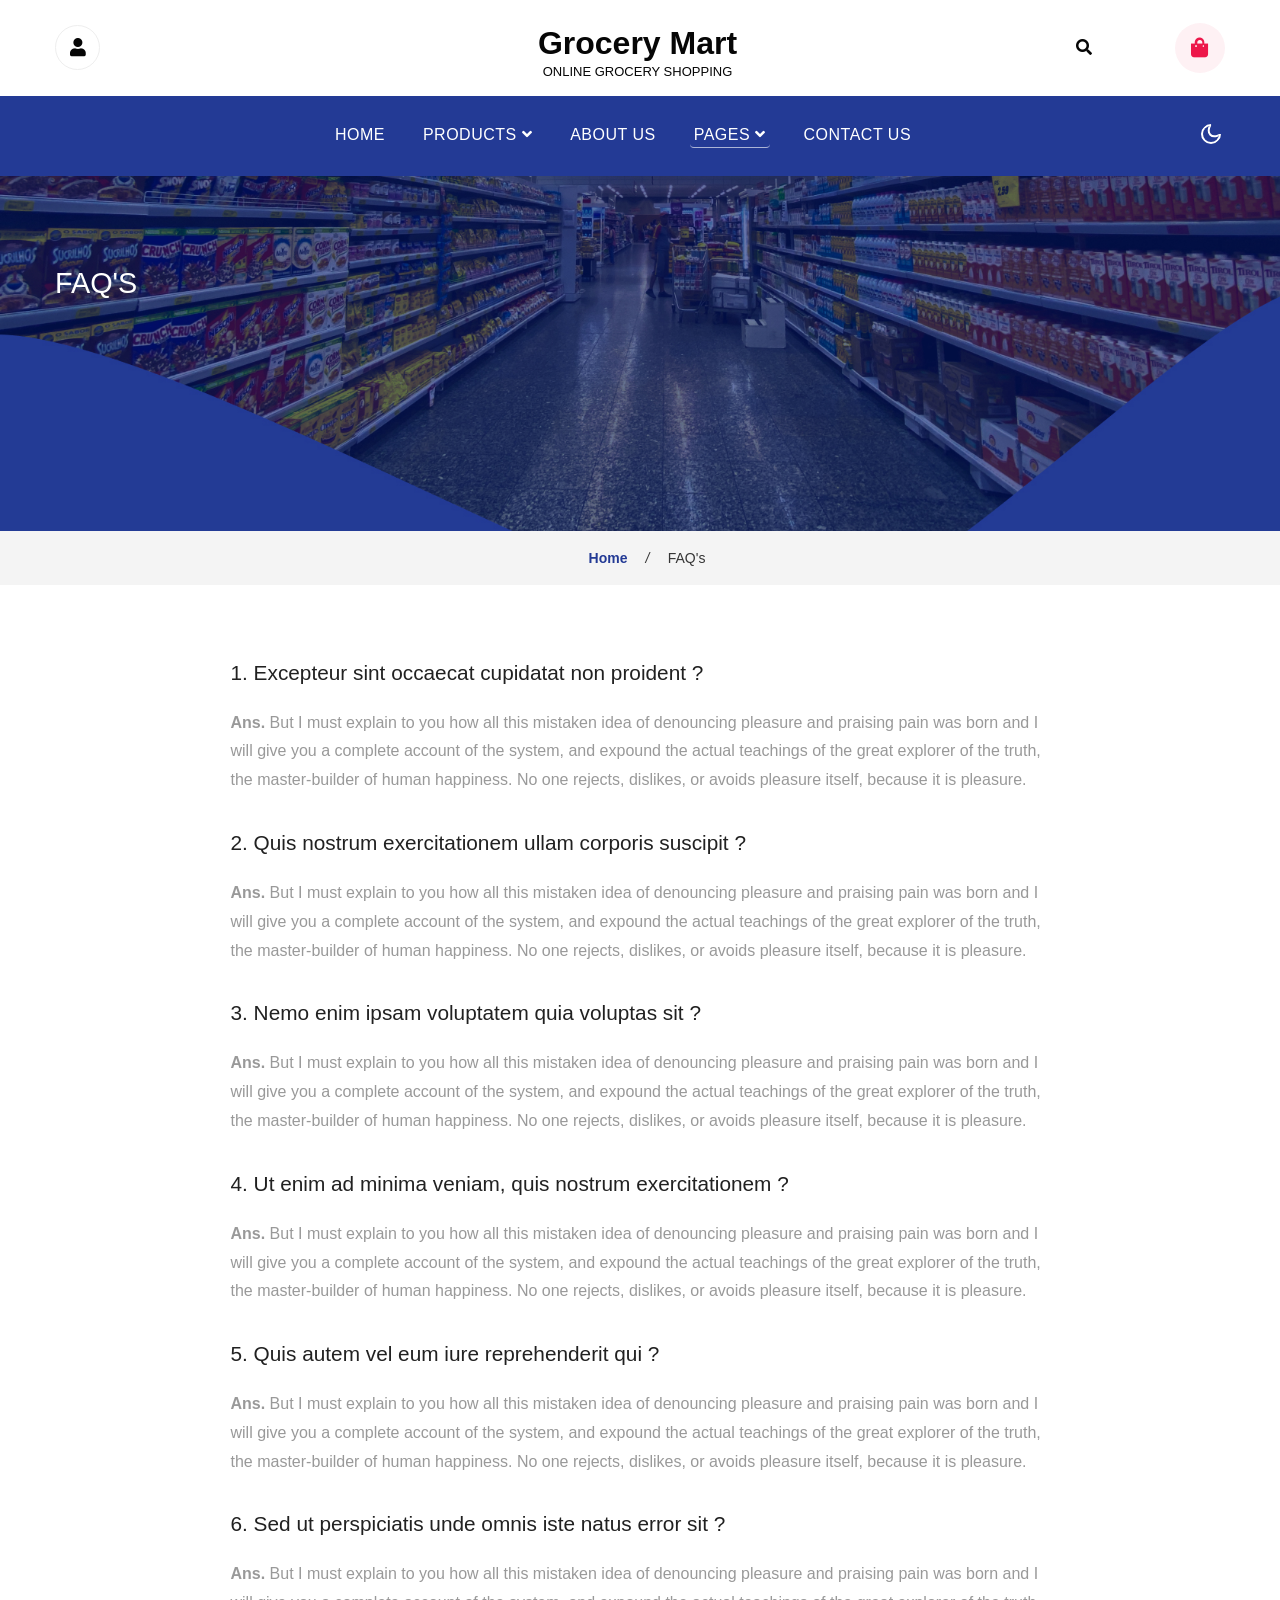
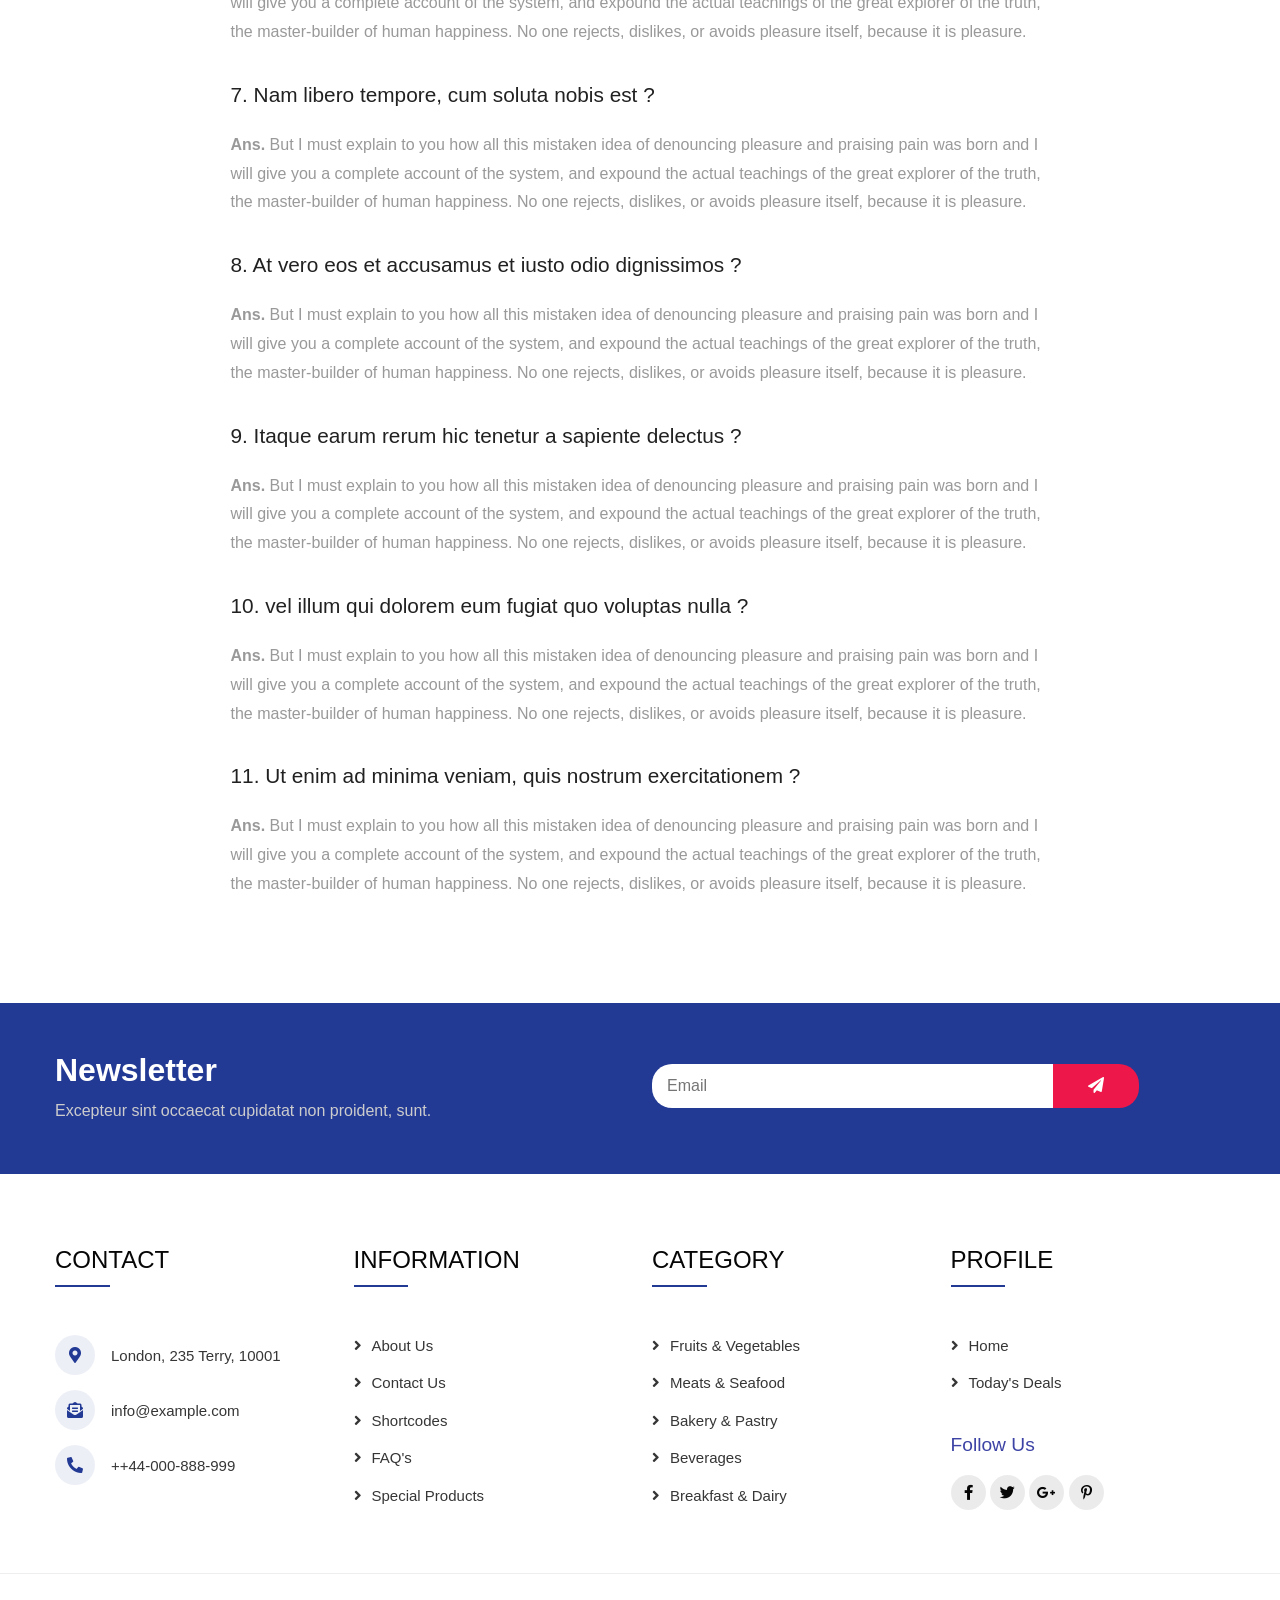
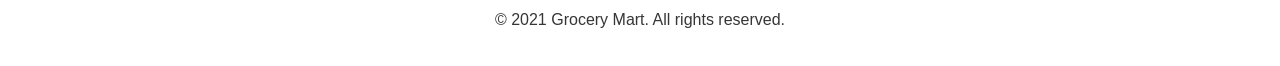
<file: Grocery-Mart-Liberty/faq.html>
<!doctype html>
<html lang="en">

<head>
	<!-- Required meta tags -->
	<meta charset="utf-8">
	<meta name="viewport" content="width=device-width, initial-scale=1">
	<title>Grocery Mart - Ecommerce Category Bootstrap Responsive Website Template - Faq's </title>
	<!-- Custom Theme files -->
	<link href="css/style.css" rel="stylesheet" type="text/css" media="all" />
	<!-- //Custom Theme files -->
</head>

<body>
	<!-- top header -->
	<div class="header" id="home1">
		<div class="container">
			<div class="d-flex align-items-center justify-content-between">
				<!-- login -->
				<div class="w3l_login">
					<a href="#myModal12" data-bs-toggle="modal" data-bs-target="#myModal12"><i
							class="fas fa-user"></i></a>
				</div>
				<!-- logo -->
				<div class="w3l_logo text-center ml-auto">
					<h1><a href="index.html">Grocery Mart<span>Online Grocery Shopping</span></a></h1>
				</div>
				<!-- search -->
				<div class="header-search position-absolute">
					<div class="search-right mx-lg-2">
						<a href="#search" class="btn search-btn p-0" title="search">
							<i class="fas fa-search"></i></a>
						<!-- search popup -->
						<div id="search" class="pop-overlay">
							<div class="popup">
								<form action="error.html" method="GET" class="search-box">
									<input type="search" placeholder="Enter Keyword..." name="search"
										required="required" autofocus="">
									<button type="submit" class="btn"><span class="fas fa-search"
											aria-hidden="true"></span></button>
								</form>
							</div>
							<a class="close" href="#close">×</a>
						</div>
					</div>
				</div>
				<!-- cart -->
				<div class="cart cart box_1">
					<form action="#" method="post" class="last">
						<input type="hidden" name="cmd" value="_cart" />
						<input type="hidden" name="display" value="1" />
						<button class="w3view-cart" type="submit" name="submit" value=""><i
								class="fas fa-shopping-bag"></i></button>
					</form>
				</div>
			</div>
		</div>
	</div>
	<!-- //top header -->
	<!-- header modal -->
	<div class="modal fade" id="myModal12" tabindex="-1" aria-labelledby="myModal12" aria-hidden="true">
		<div class="modal-dialog modal-dialog-centered">
			<div class="modal-content">
				<div class="modal-header border-0">
					<button type="button" class="btn-close" data-bs-dismiss="modal" aria-label="Close"></button>
				</div>
				<div class="row modal-body">
					<ul class="nav nav-tabs mb-4" id="myTab" role="tablist">
						<li class="nav-item" role="presentation">
							<button class="nav-link active" id="home-tab" data-bs-toggle="tab" data-bs-target="#home"
								type="button" role="tab" aria-controls="home" aria-selected="true">Login</button>
						</li>
						<li class="nav-item" role="presentation">
							<button class="nav-link" id="profile-tab" data-bs-toggle="tab" data-bs-target="#profile"
								type="button" role="tab" aria-controls="profile" aria-selected="false">Register</button>
						</li>
					</ul>
					<div class="tab-content p-0" id="myTabContent">
						<div class="tab-pane fade show active" id="home" role="tabpanel" aria-labelledby="home-tab">
							<div class="register">
								<form action="#" method="post">
									<input name="Email" placeholder="Email Address" type="text" required="">
									<input name="Password" placeholder="Password" type="password" required="">
									<div class="sign-up">
										<input type="submit" value="Sign in">
									</div>
								</form>
							</div>
						</div>
						<div class="tab-pane fade" id="profile" role="tabpanel" aria-labelledby="profile-tab">
							<div class="register">
								<form action="#" method="post">
									<input placeholder="Name" name="Name" type="text" required="">
									<input placeholder="Email Address" name="Email" type="email" required="">
									<input placeholder="Password" name="Password" type="password" required="">
									<input placeholder="Confirm Password" name="Password" type="password" required="">
									<div class="sign-up">
										<input type="submit" value="Create Account">
									</div>
								</form>
							</div>
						</div>
					</div>
				</div>
			</div>
		</div>
	</div>
	<!-- header modal -->

	<!-- header -->
	<header id="site-header" class="fixed-top">
		<div class="container">
			<nav class="navbar navbar-expand-lg navbar-light">
				<button class="navbar-toggler collapsed" type="button" data-bs-toggle="collapse"
					data-bs-target="#navbarScroll" aria-controls="navbarScroll" aria-expanded="false"
					aria-label="Toggle navigation">
					<span class="navbar-toggler-icon fa icon-expand fa-bars"></span>
					<span class="navbar-toggler-icon fa icon-close fa-times"></span>
				</button>
				<div class="collapse navbar-collapse" id="navbarScroll">
					<ul class="navbar-nav mx-auto my-2 my-lg-0 navbar-nav-scroll">
						<li class="nav-item">
							<a class="nav-link" aria-current="page" href="index.html">Home</a>
						</li>
						<li class="nav-item dropdown">
							<a class="nav-link dropdown-toggle" href="#" id="navbarScrollingDropdown" role="button"
								data-bs-toggle="dropdown" aria-expanded="false">
								Products <i class="fas fa-angle-down"></i>
							</a>
							<ul class="dropdown-menu dropdown-menu-2" aria-labelledby="navbarScrollingDropdown">
								<div class="row">
									<div class="col-lg-4">
										<ul class="multi-column-dropdown">
											<h6>Kitchen</h6>
											<li><a href="products1.html">Meat & Seafood </a></li>
											<li><a href="products1.html">Snack Foods<span>New</span></a></li>
											<li><a href="products1.html">Oils, Vinegars</a></li>
											<li><a href="products1.html">Pasta & Noodles<span>New</span></a></li>
										</ul>
									</div>
									<div class="col-lg-4 mt-lg-0 mt-4">
										<ul class="multi-column-dropdown">
											<h6>Household</h6>
											<li><a href="products2.html">Detergents</a></li>
											<li><a href="products2.html">Floor & Other Cleaners</a></li>
											<li><a href="products2.html">Pet Care <span>New</span></a></li>
											<li><a href="products2.html"><i>Festive Decoratives</i></a></li>
										</ul>
									</div>
									<div class="col-lg-4">
										<div class="w3ls_products_pos">
											<h4 class="mb-4">30%<i>Off/-</i></h4>
											<img src="images/nav.png" alt=" " class="img-fluid">
										</div>
									</div>
								</div>
							</ul>
						</li>
						<li class="nav-item">
							<a class="nav-link" href="about.html">About Us</a>
						</li>
						<li class="nav-item dropdown active">
							<a class="nav-link dropdown-toggle" href="#" id="navbarScrollingDropdown" role="button"
								data-bs-toggle="dropdown" aria-expanded="false">
								Pages <i class="fas fa-angle-down"></i>
							</a>
							<ul class="dropdown-menu" aria-labelledby="navbarScrollingDropdown">
								<li><a class="dropdown-item" href="blog.html">Blog Posts</a></li>
								<li><a class="dropdown-item" href="blog-single.html">Blog Single</a></li>
								<li><a class="dropdown-item" href="single.html">Single</a></li>
								<li><a class="dropdown-item active" href="faq.html">Faq's</a></li>
								<li><a class="dropdown-item" href="shortcodes.html">Shortcodes</a></li>
							</ul>
						</li>
						<li class="nav-item">
							<a class="nav-link" href="contact.html">Contact Us</a>
						</li>
					</ul>
				</div>
				<!-- toggle switch for light and dark theme -->
				<div class="cont-ser-position">
					<nav class="navigation-dark">
						<div class="theme-switch-wrapper">
							<label class="theme-switch" for="checkbox">
								<input type="checkbox" id="checkbox">
								<div class="mode-container">
									<i class="gg-sun"></i>
									<i class="gg-moon"></i>
								</div>
							</label>
						</div>
					</nav>
				</div>
				<!-- //toggle switch for light and dark theme -->
			</nav>
		</div>
	</header>
	<!-- //header -->

	<!-- banner -->
	<div class="banner banner2">
		<div class="container">
			<h2>FAQ's</h2>
		</div>
	</div>
	<!-- //banner -->
	<!-- breadcrumbs -->
	<div class="breadcrumb_dress">
		<div class="container">
			<ul>
				<li><a href="index.html"><span class="glyphicon glyphicon-home" aria-hidden="true"></span> Home</a>
					<i>/</i></li>
				<li>FAQ's</li>
			</ul>
		</div>
	</div>
	<!-- //breadcrumbs -->

	<!-- faq -->
	<div class="faq py-5">
		<div class="container py-lg-4 py-3">
			<div class="w3l_faq_grids">
				<div class="w3l_faq_grid">
					<h3>1. Excepteur sint occaecat cupidatat non proident ?</h3>
					<p><b>Ans.</b> But I must explain to you how all this mistaken idea of
						denouncing pleasure and praising pain was born and I will give
						you a complete account of the system, and expound the actual
						teachings of the great explorer of the truth, the master-builder
						of human happiness. No one rejects, dislikes, or avoids pleasure
						itself, because it is pleasure.</p>
				</div>

				<div class="w3l_faq_grid">
					<h3>2. Quis nostrum exercitationem ullam corporis suscipit ?</h3>
					<p><b>Ans.</b> But I must explain to you how all this mistaken idea of
						denouncing pleasure and praising pain was born and I will give
						you a complete account of the system, and expound the actual
						teachings of the great explorer of the truth, the master-builder
						of human happiness. No one rejects, dislikes, or avoids pleasure
						itself, because it is pleasure.</p>
				</div>
				<div class="w3l_faq_grid">
					<h3>3. Nemo enim ipsam voluptatem quia voluptas sit ?</h3>
					<p><b>Ans.</b> But I must explain to you how all this mistaken idea of
						denouncing pleasure and praising pain was born and I will give
						you a complete account of the system, and expound the actual
						teachings of the great explorer of the truth, the master-builder
						of human happiness. No one rejects, dislikes, or avoids pleasure
						itself, because it is pleasure.</p>
				</div>
				<div class="w3l_faq_grid">
					<h3>4. Ut enim ad minima veniam, quis nostrum exercitationem ?</h3>
					<p><b>Ans.</b> But I must explain to you how all this mistaken idea of
						denouncing pleasure and praising pain was born and I will give
						you a complete account of the system, and expound the actual
						teachings of the great explorer of the truth, the master-builder
						of human happiness. No one rejects, dislikes, or avoids pleasure
						itself, because it is pleasure.</p>
				</div>
				<div class="w3l_faq_grid">
					<h3>5. Quis autem vel eum iure reprehenderit qui ?</h3>
					<p><b>Ans.</b> But I must explain to you how all this mistaken idea of
						denouncing pleasure and praising pain was born and I will give
						you a complete account of the system, and expound the actual
						teachings of the great explorer of the truth, the master-builder
						of human happiness. No one rejects, dislikes, or avoids pleasure
						itself, because it is pleasure.</p>
				</div>
				<div class="w3l_faq_grid">
					<h3>6. Sed ut perspiciatis unde omnis iste natus error sit ?</h3>
					<p><b>Ans.</b> But I must explain to you how all this mistaken idea of
						denouncing pleasure and praising pain was born and I will give
						you a complete account of the system, and expound the actual
						teachings of the great explorer of the truth, the master-builder
						of human happiness. No one rejects, dislikes, or avoids pleasure
						itself, because it is pleasure.</p>
				</div>
				<div class="w3l_faq_grid">
					<h3>7. Nam libero tempore, cum soluta nobis est ?</h3>
					<p><b>Ans.</b> But I must explain to you how all this mistaken idea of
						denouncing pleasure and praising pain was born and I will give
						you a complete account of the system, and expound the actual
						teachings of the great explorer of the truth, the master-builder
						of human happiness. No one rejects, dislikes, or avoids pleasure
						itself, because it is pleasure.</p>
				</div>
				<div class="w3l_faq_grid">
					<h3>8. At vero eos et accusamus et iusto odio dignissimos ?</h3>
					<p><b>Ans.</b> But I must explain to you how all this mistaken idea of
						denouncing pleasure and praising pain was born and I will give
						you a complete account of the system, and expound the actual
						teachings of the great explorer of the truth, the master-builder
						of human happiness. No one rejects, dislikes, or avoids pleasure
						itself, because it is pleasure.</p>
				</div>
				<div class="w3l_faq_grid">
					<h3>9. Itaque earum rerum hic tenetur a sapiente delectus ?</h3>
					<p><b>Ans.</b> But I must explain to you how all this mistaken idea of
						denouncing pleasure and praising pain was born and I will give
						you a complete account of the system, and expound the actual
						teachings of the great explorer of the truth, the master-builder
						of human happiness. No one rejects, dislikes, or avoids pleasure
						itself, because it is pleasure.</p>
				</div>
				<div class="w3l_faq_grid">
					<h3>10. vel illum qui dolorem eum fugiat quo voluptas nulla ?</h3>
					<p><b>Ans.</b> But I must explain to you how all this mistaken idea of
						denouncing pleasure and praising pain was born and I will give
						you a complete account of the system, and expound the actual
						teachings of the great explorer of the truth, the master-builder
						of human happiness. No one rejects, dislikes, or avoids pleasure
						itself, because it is pleasure.</p>
				</div>
				<div class="w3l_faq_grid">
					<h3>11. Ut enim ad minima veniam, quis nostrum exercitationem ?</h3>
					<p><b>Ans.</b> But I must explain to you how all this mistaken idea of
						denouncing pleasure and praising pain was born and I will give
						you a complete account of the system, and expound the actual
						teachings of the great explorer of the truth, the master-builder
						of human happiness. No one rejects, dislikes, or avoids pleasure
						itself, because it is pleasure.</p>
				</div>
			</div>
		</div>
	</div>
	<!-- //faq -->

	<!-- newsletter -->
	<div class="newsletter">
		<div class="container">
			<div class="row">
				<div class="col-md-6 w3agile_newsletter_left">
					<h3>Newsletter</h3>
					<p>Excepteur sint occaecat cupidatat non proident, sunt.</p>
				</div>
				<div class="col-md-6 w3agile_newsletter_right">
					<form action="#" method="post">
						<input type="email" name="Email" placeholder="Email" required="">
						<button class="btn btn-style"><span class="fas fa-paper-plane"></span></button>
					</form>
				</div>
			</div>
		</div>
	</div>
	<!-- //newsletter -->

	<!-- footer -->
	<div class="footer pt-5">
		<div class="container py-4">
			<div class="row w3_footer_grids">
				<div class="col-md-3 w3_footer_grid">
					<h3>Contact</h3>
					<ul class="address">
						<li><i class="fas fa-map-marker-alt"></i>London, 235 Terry, 10001</li>
						<li><i class="fas fa-envelope-open-text"></i><a
								href="mailto:info@example.com">info@example.com</a></li>
						<li> <a href="tel:+44-000-888-999"><i class="fas fa-phone-alt"></i>++44-000-888-999</a></li>
					</ul>
				</div>
				<div class="col-md-3 w3_footer_grid">
					<h3>Information</h3>
					<ul class="info">
						<li><a href="about.html"><i class="fas fa-angle-right"></i>About Us</a></li>
						<li><a href="mail.html"><i class="fas fa-angle-right"></i>Contact Us</a></li>
						<li><a href="codes.html"><i class="fas fa-angle-right"></i>Shortcodes</a></li>
						<li><a href="faq.html"><i class="fas fa-angle-right"></i>FAQ's</a></li>
						<li><a href="products1.html"><i class="fas fa-angle-right"></i>Special Products</a></li>
					</ul>
				</div>
				<div class="col-md-3 w3_footer_grid">
					<h3>Category</h3>
					<ul class="info">
						<li><a href="products1.html"><i class="fas fa-angle-right"></i>Fruits & Vegetables</a></li>
						<li><a href="products2.html"><i class="fas fa-angle-right"></i>Meats & Seafood</a></li>
						<li><a href="products1.html"><i class="fas fa-angle-right"></i>Bakery & Pastry</a></li>
						<li><a href="products2.html"><i class="fas fa-angle-right"></i>Beverages</a></li>
						<li><a href="products1.html"><i class="fas fa-angle-right"></i>Breakfast & Dairy</a></li>
					</ul>
				</div>
				<div class="col-md-3 w3_footer_grid">
					<h3>Profile</h3>
					<ul class="info">
						<li><a href="index.html"><i class="fas fa-angle-right"></i>Home</a></li>
						<li><a href="products2.html"><i class="fas fa-angle-right"></i>Today's Deals</a></li>
					</ul>
					<h4>Follow Us</h4>
					<div class="agileits_social_button">
						<ul>
							<li><a href="#facebook" class="facebook"><i class="fab fa-facebook-f"></i> </a></li>
							<li><a href="#twitter" class="twitter"><i class="fab fa-twitter"></i> </a></li>
							<li><a href="#google" class="google"><i class="fab fa-google-plus-g"></i> </a></li>
							<li><a href="#pinterest" class="pinterest"><i class="fab fa-pinterest-p"></i> </a></li>
						</ul>
					</div>
				</div>
			</div>
		</div>
		<div class="footer-copy mt-4">
			<div class="container">
				<p class="copy-text">&copy; 2021 Grocery Mart. All rights reserved.
				</p>
			</div>
		</div>
	</div>
	<!-- //footer -->

	<!-- Js scripts -->
	<!-- move top -->
	<button onclick="topFunction()" id="movetop" title="Go to top">
		<span class="fas fa-level-up-alt" aria-hidden="true"></span>
	</button>
	<script>
		// When the user scrolls down 20px from the top of the document, show the button
		window.onscroll = function () {
			scrollFunction()
		};

		function scrollFunction() {
			if (document.body.scrollTop > 20 || document.documentElement.scrollTop > 20) {
				document.getElementById("movetop").style.display = "block";
			} else {
				document.getElementById("movetop").style.display = "none";
			}
		}

		// When the user clicks on the button, scroll to the top of the document
		function topFunction() {
			document.body.scrollTop = 0;
			document.documentElement.scrollTop = 0;
		}
	</script>
	<!-- //move top -->

	<!-- common jquery plugin -->
	<script src="js/jquery-3.3.1.min.js"></script>
	<!-- //common jquery plugin -->

	<!-- cart-js -->
	<script src="js/minicart.js"></script>
	<script>
		w3ls.render();

		w3ls.cart.on('w3sb_checkout', function (evt) {
			var items, len, i;

			if (this.subtotal() > 0) {
				items = this.items();

				for (i = 0, len = items.length; i < len; i++) {}
			}
		});
	</script>
	<!-- //cart-js -->

	<!-- theme switch js (light and dark)-->
	<script src="js/theme-change.js"></script>
	<!-- //theme switch js (light and dark)-->

	<!-- MENU-JS -->
	<script>
		$(window).on("scroll", function () {
			var scroll = $(window).scrollTop();

			if (scroll >= 80) {
				$("#site-header").addClass("nav-fixed");
			} else {
				$("#site-header").removeClass("nav-fixed");
			}
		});

		//Main navigation Active Class Add Remove
		$(".navbar-toggler").on("click", function () {
			$("header").toggleClass("active");
		});
		$(document).on("ready", function () {
			if ($(window).width() > 991) {
				$("header").removeClass("active");
			}
			$(window).on("resize", function () {
				if ($(window).width() > 991) {
					$("header").removeClass("active");
				}
			});
		});
	</script>
	<!-- //MENU-JS -->

	<!-- disable body scroll which navbar is in active -->
	<script>
		$(function () {
			$('.navbar-toggler').click(function () {
				$('body').toggleClass('noscroll');
			})
		});
	</script>
	<!-- //disable body scroll which navbar is in active -->

	<!-- bootstrap -->
	<script src="js/bootstrap.min.js"></script>
	<!-- //bootstrap -->
	<!-- //Js scripts -->
</body>

</html>
</file>
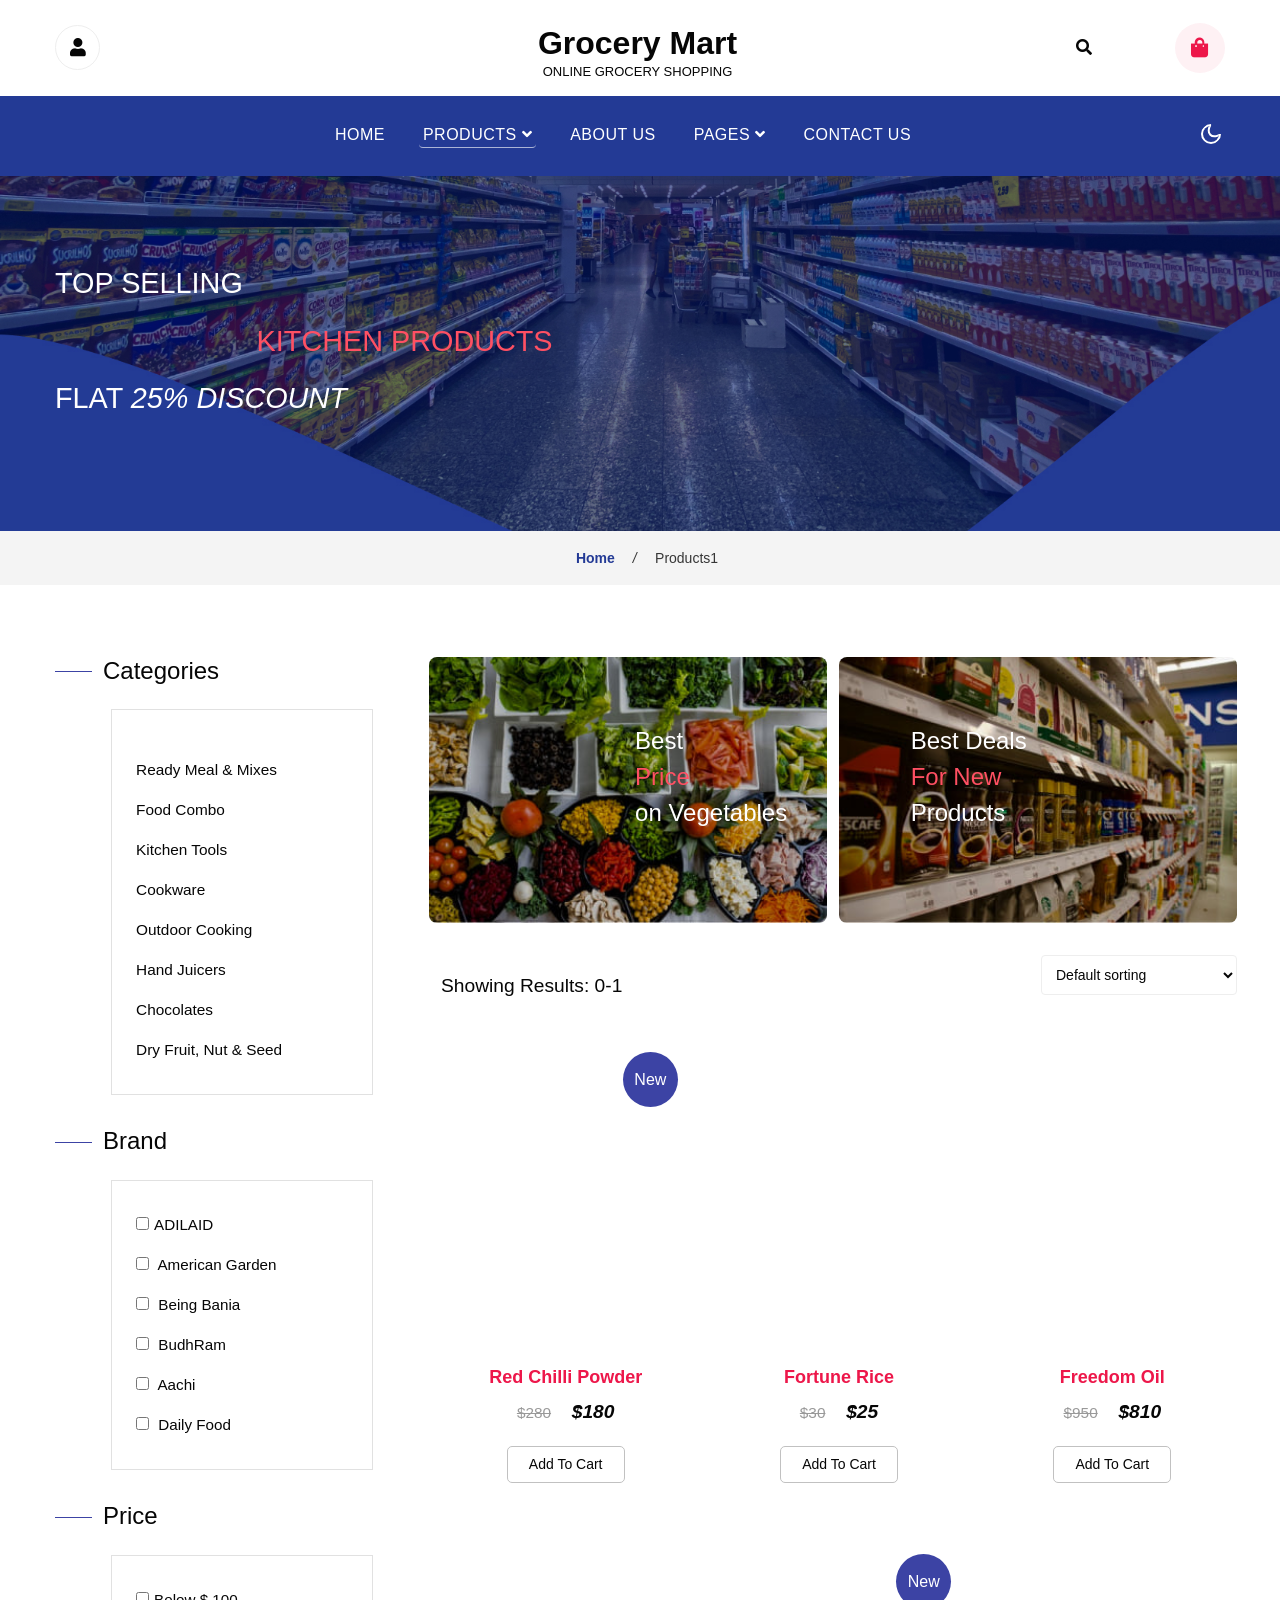
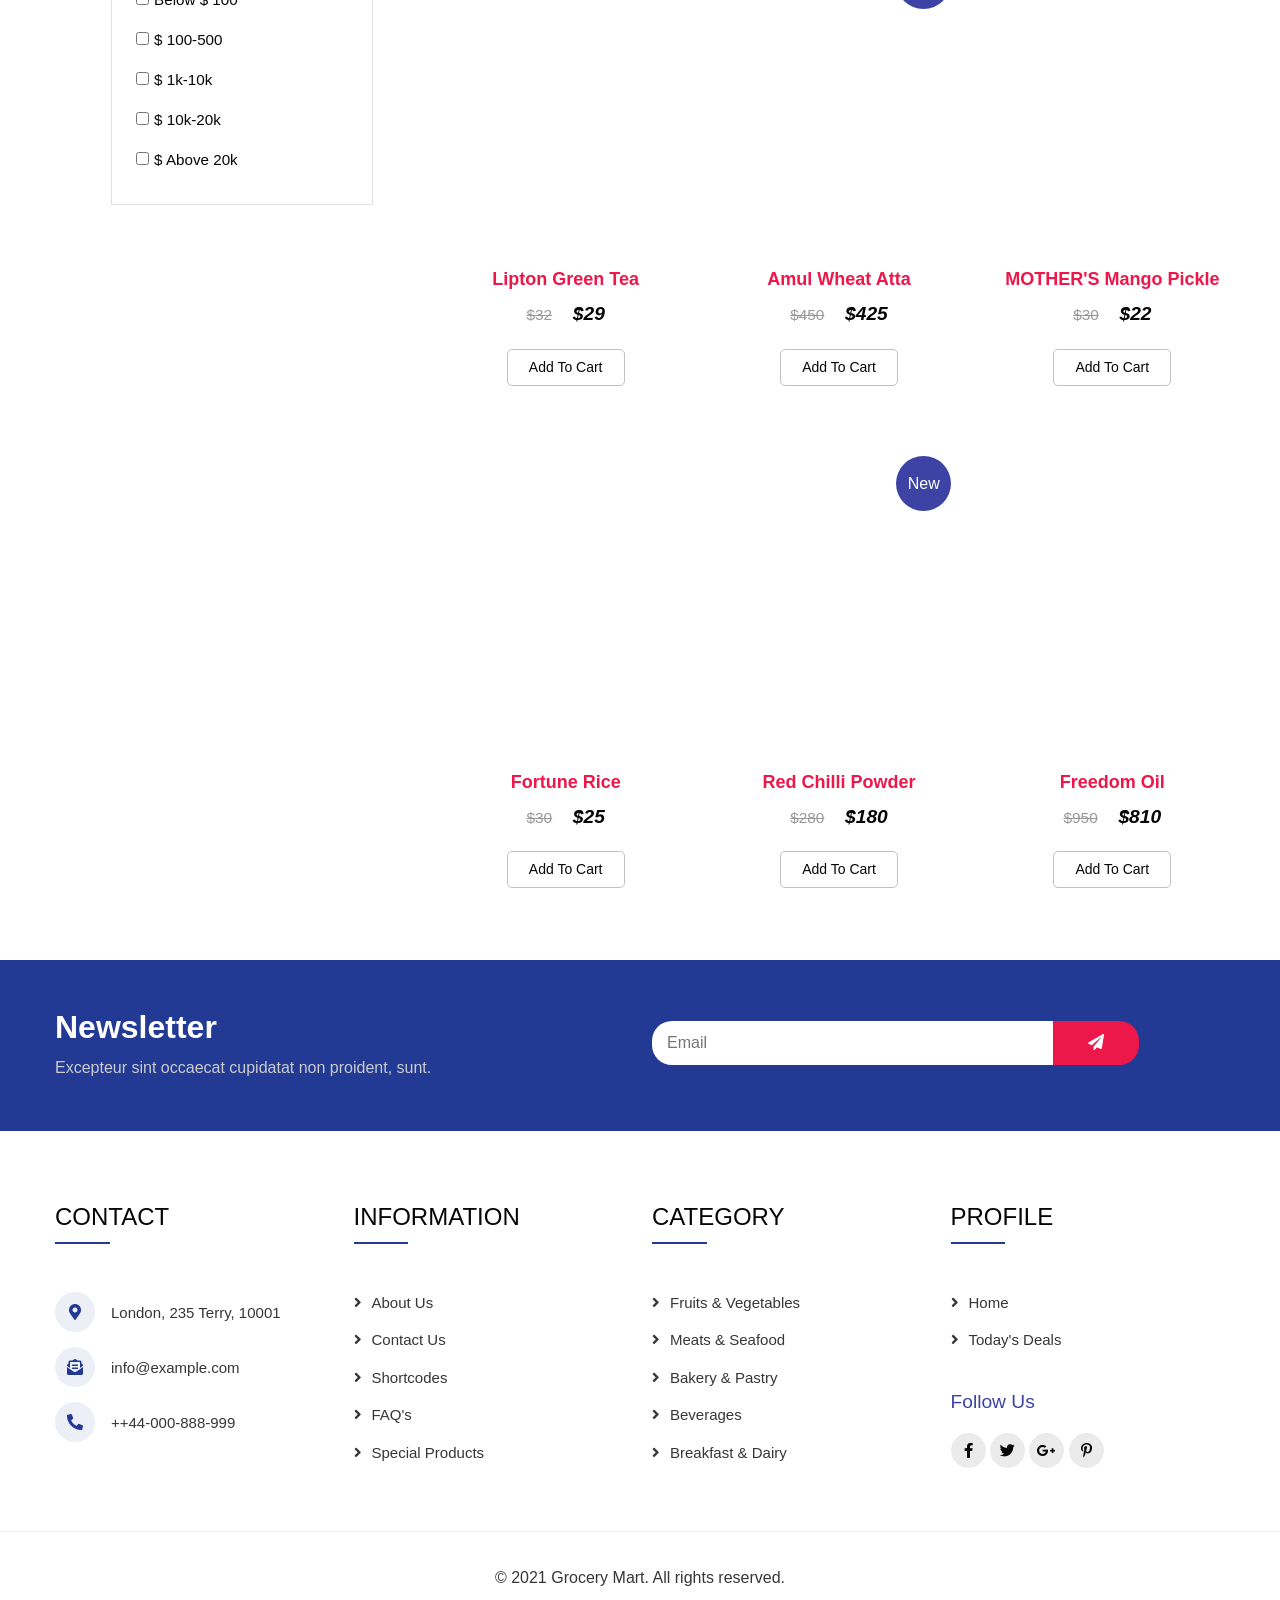
<file: Grocery-Mart-Liberty/products1.html>
<!doctype html>
<html lang="en">

<head>
	<!-- Required meta tags -->
	<meta charset="utf-8">
	<meta name="viewport" content="width=device-width, initial-scale=1">
	<title>Grocery Mart - Ecommerce Category Bootstrap Responsive Website Template - Products 1 </title>
	<!-- Custom Theme files -->
	<link href="css/style.css" rel="stylesheet" type="text/css" media="all" />
	<!-- //Custom Theme files -->
</head>

<body>


	<!-- top header -->
	<div class="header" id="home1">
		<div class="container">
			<div class="d-flex align-items-center justify-content-between">
				<!-- login -->
				<div class="w3l_login">
					<a href="#myModal12" data-bs-toggle="modal" data-bs-target="#myModal12"><i
							class="fas fa-user"></i></a>
				</div>
				<!-- logo -->
				<div class="w3l_logo text-center ml-auto">
					<h1><a href="index.html">Grocery Mart<span>Online Grocery Shopping</span></a></h1>
				</div>
				<!-- search -->
				<div class="header-search position-absolute">
					<div class="search-right mx-lg-2">
						<a href="#search" class="btn search-btn p-0" title="search">
							<i class="fas fa-search"></i></a>
						<!-- search popup -->
						<div id="search" class="pop-overlay">
							<div class="popup">
								<form action="error.html" method="GET" class="search-box">
									<input type="search" placeholder="Enter Keyword..." name="search"
										required="required" autofocus="">
									<button type="submit" class="btn"><span class="fas fa-search"
											aria-hidden="true"></span></button>
								</form>
							</div>
							<a class="close" href="#close">×</a>
						</div>
					</div>
				</div>
				<!-- cart -->
				<div class="cart cart box_1">
					<form action="#" method="post" class="last">
						<input type="hidden" name="cmd" value="_cart" />
						<input type="hidden" name="display" value="1" />
						<button class="w3view-cart" type="submit" name="submit" value=""><i
								class="fas fa-shopping-bag"></i></button>
					</form>
				</div>
			</div>
		</div>
	</div>
	<!-- //top header -->
	<!-- header modal -->
	<div class="modal fade" id="myModal12" tabindex="-1" aria-labelledby="myModal12" aria-hidden="true">
		<div class="modal-dialog modal-dialog-centered">
			<div class="modal-content">
				<div class="modal-header border-0">
					<button type="button" class="btn-close" data-bs-dismiss="modal" aria-label="Close"></button>
				</div>
				<div class="row modal-body">
					<ul class="nav nav-tabs mb-4" id="myTab" role="tablist">
						<li class="nav-item" role="presentation">
							<button class="nav-link active" id="home-tab" data-bs-toggle="tab" data-bs-target="#home"
								type="button" role="tab" aria-controls="home" aria-selected="true">Login</button>
						</li>
						<li class="nav-item" role="presentation">
							<button class="nav-link" id="profile-tab" data-bs-toggle="tab" data-bs-target="#profile"
								type="button" role="tab" aria-controls="profile" aria-selected="false">Register</button>
						</li>
					</ul>
					<div class="tab-content p-0" id="myTabContent">
						<div class="tab-pane fade show active" id="home" role="tabpanel" aria-labelledby="home-tab">
							<div class="register">
								<form action="#" method="post">
									<input name="Email" placeholder="Email Address" type="text" required="">
									<input name="Password" placeholder="Password" type="password" required="">
									<div class="sign-up">
										<input type="submit" value="Sign in">
									</div>
								</form>
							</div>
						</div>
						<div class="tab-pane fade" id="profile" role="tabpanel" aria-labelledby="profile-tab">
							<div class="register">
								<form action="#" method="post">
									<input placeholder="Name" name="Name" type="text" required="">
									<input placeholder="Email Address" name="Email" type="email" required="">
									<input placeholder="Password" name="Password" type="password" required="">
									<input placeholder="Confirm Password" name="Password" type="password" required="">
									<div class="sign-up">
										<input type="submit" value="Create Account">
									</div>
								</form>
							</div>
						</div>
					</div>
				</div>
			</div>
		</div>
	</div>
	<!-- header modal -->

	<!-- header -->
	<header id="site-header" class="fixed-top">
		<div class="container">
			<nav class="navbar navbar-expand-lg navbar-light">
				<button class="navbar-toggler collapsed" type="button" data-bs-toggle="collapse"
					data-bs-target="#navbarScroll" aria-controls="navbarScroll" aria-expanded="false"
					aria-label="Toggle navigation">
					<span class="navbar-toggler-icon fa icon-expand fa-bars"></span>
					<span class="navbar-toggler-icon fa icon-close fa-times"></span>
				</button>
				<div class="collapse navbar-collapse" id="navbarScroll">
					<ul class="navbar-nav mx-auto my-2 my-lg-0 navbar-nav-scroll">
						<li class="nav-item">
							<a class="nav-link" aria-current="page" href="index.html">Home</a>
						</li>
						<li class="nav-item dropdown active">
							<a class="nav-link dropdown-toggle" href="#" id="navbarScrollingDropdown" role="button"
								data-bs-toggle="dropdown" aria-expanded="false">
								Products <i class="fas fa-angle-down"></i>
							</a>
							<ul class="dropdown-menu dropdown-menu-2" aria-labelledby="navbarScrollingDropdown">
								<div class="row">
									<div class="col-lg-4">
										<ul class="multi-column-dropdown">
											<h6>Kitchen</h6>
											<li><a href="products1.html">Meat & Seafood </a></li>
											<li><a href="products1.html">Snack Foods<span>New</span></a></li>
											<li><a href="products1.html">Oils, Vinegars</a></li>
											<li><a href="products1.html">Pasta & Noodles<span>New</span></a></li>
										</ul>
									</div>
									<div class="col-lg-4 mt-lg-0 mt-4">
										<ul class="multi-column-dropdown">
											<h6>Household</h6>
											<li><a href="products2.html">Detergents</a></li>
											<li><a href="products2.html">Floor & Other Cleaners</a></li>
											<li><a href="products2.html">Pet Care <span>New</span></a></li>
											<li><a href="products2.html"><i>Festive Decoratives</i></a></li>
										</ul>
									</div>
									<div class="col-lg-4">
										<div class="w3ls_products_pos">
											<h4 class="mb-4">30%<i>Off/-</i></h4>
											<img src="images/nav.png" alt=" " class="img-fluid">
										</div>
									</div>
								</div>
							</ul>
						</li>
						<li class="nav-item">
							<a class="nav-link" href="about.html">About Us</a>
						</li>
						<li class="nav-item dropdown">
							<a class="nav-link dropdown-toggle" href="#" id="navbarScrollingDropdown" role="button"
								data-bs-toggle="dropdown" aria-expanded="false">
								Pages <i class="fas fa-angle-down"></i>
							</a>
							<ul class="dropdown-menu" aria-labelledby="navbarScrollingDropdown">
								<li><a class="dropdown-item" href="blog.html">Blog Posts</a></li>
								<li><a class="dropdown-item" href="blog-single.html">Blog Single</a></li>
								<li><a class="dropdown-item" href="single.html">Single</a></li>
								<li><a class="dropdown-item" href="faq.html">Faq's</a></li>
								<li><a class="dropdown-item" href="shortcodes.html">Shortcodes</a></li>
							</ul>
						</li>
						<li class="nav-item">
							<a class="nav-link" href="contact.html">Contact Us</a>
						</li>
					</ul>
				</div>
				<!-- toggle switch for light and dark theme -->
				<div class="cont-ser-position">
					<nav class="navigation-dark">
						<div class="theme-switch-wrapper">
							<label class="theme-switch" for="checkbox">
								<input type="checkbox" id="checkbox">
								<div class="mode-container">
									<i class="gg-sun"></i>
									<i class="gg-moon"></i>
								</div>
							</label>
						</div>
					</nav>
				</div>
				<!-- //toggle switch for light and dark theme -->
			</nav>
		</div>
	</header>
	<!-- //header -->

	<!-- banner -->
	<div class="banner banner2">
		<div class="container">
			<h2>Top Selling <span>Kitchen Products</span> Flat <i>25% Discount</i></h2>
		</div>
	</div>
	<!-- breadcrumbs -->
	<div class="breadcrumb_dress">
		<div class="container">
			<ul>
				<li><a href="index.html"><span class="glyphicon glyphicon-home" aria-hidden="true"></span> Home</a>
					<i>/</i></li>
				<li>Products1</li>
			</ul>
		</div>
	</div>
	<!-- //breadcrumbs -->

	<!-- mobiles -->
	<div class="mobiles py-5">
		<div class="container py-lg-4 py-3">
			<div class="row w3ls_mobiles_grids">
				<div class="col-md-4 w3ls_mobiles_grid_left">
					<div class="w3ls_mobiles_grid_left_grid">
						<h3>Categories</h3>
						<div class="w3ls_mobiles_grid_left_grid_sub">
							<ul class="panel_bottom">
								<li><a href="products1.html">Ready Meal & Mixes</a></li>
								<li><a href="products1.html">Food Combo</a></li>
								<li><a href="products2.html">Kitchen Tools</a></li>
								<li><a href="products2.html">Cookware</a></li>
								<li><a href="products1.html">Outdoor Cooking</a></li>
								<li><a href="products1.html">Hand Juicers</a></li>
								<li><a href="products2.html">Chocolates</a></li>
								<li><a href="products2.html">Dry Fruit, Nut & Seed</a></li>
							</ul>
						</div>
					</div>
					<div class="w3ls_mobiles_grid_left_grid">
						<h3>Brand</h3>
						<div class="w3ls_mobiles_grid_left_grid_sub">
							<div class="ecommerce_color">
								<ul>
									<li><a href="#brand"><input type="checkbox" class="checked">ADILAID</a></li>
									<li><a href="#brand"><input type="checkbox" class="checked"> American Garden</a>
									</li>
									<li><a href="#brand"><input type="checkbox" class="checked"> Being Bania</a></li>
									<li><a href="#brand"><input type="checkbox" class="checked"> BudhRam</a></li>
									<li><a href="#brand"><input type="checkbox" class="checked"> Aachi</a></li>
									<li><a href="#brand"><input type="checkbox" class="checked"> Daily Food</a></li>
								</ul>
							</div>
						</div>
					</div>
					<div class="w3ls_mobiles_grid_left_grid">
						<h3>Price</h3>
						<div class="w3ls_mobiles_grid_left_grid_sub">
							<div class="ecommerce_color ecommerce_size">
								<ul>
									<li><a href="#"><input type="checkbox" class="checked">Below $ 100</a></li>
									<li><a href="#"><input type="checkbox" class="checked">$ 100-500</a></li>
									<li><a href="#"><input type="checkbox" class="checked">$ 1k-10k</a></li>
									<li><a href="#"><input type="checkbox" class="checked">$ 10k-20k</a></li>
									<li><a href="#"><input type="checkbox" class="checked">$ Above 20k</a></li>
								</ul>
							</div>
						</div>
					</div>
				</div>
				<div class="col-md-8 w3ls_mobiles_grid_right">
					<div class="row">
						<div class="col-md-6 w3ls_mobiles_grid_right_left">
							<div class="w3ls_mobiles_grid_right_grid1">
								<img src="images/pbg1.jpg" alt=" " class="img-fluid radius-image" />
								<div class="w3ls_mobiles_grid_right_grid1_pos1">
									<h3>Best<span> Price</span> on Vegetables</h3>
								</div>
							</div>
						</div>
						<div class="col-md-6 w3ls_mobiles_grid_right_left">
							<div class="w3ls_mobiles_grid_right_grid1">
								<img src="images/pbg2.jpg" alt=" " class="img-fluid radius-image" />
								<div class="w3ls_mobiles_grid_right_grid1_pos">
									<h3>Best Deals <span> For New</span>Products</h3>
								</div>
							</div>
						</div>
					</div>

					<div class="w3ls_mobiles_grid_right_grid2">
						<div class="w3ls_mobiles_grid_right_grid2_left">
							<h3>Showing Results: 0-1</h3>
						</div>
						<div class="w3ls_mobiles_grid_right_grid2_right">
							<select name="select_item" class="select_item">
								<option selected="selected">Default sorting</option>
								<option>Sort by popularity</option>
								<option>Sort by average rating</option>
								<option>Sort by newness</option>
								<option>Sort by price: low to high</option>
								<option>Sort by price: high to low</option>
							</select>
						</div>
						<div class="clearfix"> </div>
					</div>
					<div class="row w3ls_mobiles_grid_right_grid3">
						<div class="col-md-4 agileinfo_new_products_grid agileinfo_new_products_grid_mobiles">
							<div class="agile_ecommerce_tab_left mobiles_grid">
								<div class="hs-wrapper hs-wrapper2">
									<img src="images/pp1.png" alt=" " class="img-fluid" />
									<img src="images/pp2.png" alt=" " class="img-fluid" />
									<img src="images/pp1.png" alt=" " class="img-fluid" />
									<img src="images/pp2.png" alt=" " class="img-fluid" />
									<img src="images/pp1.png" alt=" " class="img-fluid" />
									<div class="w3_hs_bottom w3_hs_bottom_sub1">
										<ul>
											<li>
												<a href="#myModal17" data-bs-toggle="modal"
													data-bs-target="#myModal17"><i class="fas fa-eye"></i></a>
											</li>
										</ul>
									</div>
								</div>
								<h5><a href="single.html">Red Chilli Powder</a></h5>
								<div class="simpleCart_shelfItem">
									<p><span>$280</span> <i class="item_price">$180</i></p>
									<form action="#" method="post">
										<input type="hidden" name="cmd" value="_cart" />
										<input type="hidden" name="add" value="1" />
										<input type="hidden" name="w3ls_item" value="Red Chilli Powder" />
										<input type="hidden" name="amount" value="180.00" />
										<button type="submit" class="w3ls-cart">Add to cart</button>
									</form>
								</div>
								<div class="mobiles_grid_pos">
									<h6>New</h6>
								</div>
							</div>
						</div>
						<div class="col-md-4 agileinfo_new_products_grid agileinfo_new_products_grid_mobiles">
							<div class="agile_ecommerce_tab_left mobiles_grid">
								<div class="hs-wrapper hs-wrapper2">
									<img src="images/pp3.png" alt=" " class="img-fluid" />
									<img src="images/pp4.png" alt=" " class="img-fluid" />
									<img src="images/pp3.png" alt=" " class="img-fluid" />
									<img src="images/pp4.png" alt=" " class="img-fluid" />
									<img src="images/pp3.png" alt=" " class="img-fluid" />
									<div class="w3_hs_bottom w3_hs_bottom_sub1">
										<ul>
											<li>
												<a href="#myModal18" data-bs-toggle="modal"
													data-bs-target="#myModal18"><i class="fas fa-eye"></i></a>
											</li>
										</ul>
									</div>
								</div>
								<h5><a href="single.html">Fortune Rice</a></h5>
								<div class="simpleCart_shelfItem">
									<p><span>$30</span> <i class="item_price">$25</i></p>
									<form action="#" method="post">
										<input type="hidden" name="cmd" value="_cart" />
										<input type="hidden" name="add" value="1" />
										<input type="hidden" name="w3ls_item" value="Fortune Rice" />
										<input type="hidden" name="amount" value="25.00" />
										<button type="submit" class="w3ls-cart">Add to cart</button>
									</form>
								</div>
							</div>
						</div>
						<div class="col-md-4 agileinfo_new_products_grid agileinfo_new_products_grid_mobiles">
							<div class="agile_ecommerce_tab_left mobiles_grid">
								<div class="hs-wrapper hs-wrapper2">
									<img src="images/pp5.png" alt=" " class="img-fluid" />
									<img src="images/pp6.png" alt=" " class="img-fluid" />
									<img src="images/pp5.png" alt=" " class="img-fluid" />
									<img src="images/pp6.png" alt=" " class="img-fluid" />
									<img src="images/pp5.png" alt=" " class="img-fluid" />
									<div class="w3_hs_bottom w3_hs_bottom_sub1">
										<ul>
											<li>
												<a href="##myModal19" data-bs-toggle="modal"
													data-bs-target="#myModal19"><i class="fas fa-eye"></i></a>
											</li>
										</ul>
									</div>
								</div>
								<h5><a href="single.html">Freedom Oil</a></h5>
								<div class="simpleCart_shelfItem">
									<p><span>$950</span> <i class="item_price">$810</i></p>
									<form action="#" method="post">
										<input type="hidden" name="cmd" value="_cart" />
										<input type="hidden" name="add" value="1" />
										<input type="hidden" name="w3ls_item" value="Freedom Oil" />
										<input type="hidden" name="amount" value="810.00" />
										<button type="submit" class="w3ls-cart">Add to cart</button>
									</form>
								</div>
							</div>
						</div>
					</div>
					<div class="row w3ls_mobiles_grid_right_grid3 mt-5">
						<div class="col-md-4 agileinfo_new_products_grid agileinfo_new_products_grid_mobiles">
							<div class="agile_ecommerce_tab_left mobiles_grid">
								<div class="hs-wrapper hs-wrapper2">
									<img src="images/pp7.png" alt=" " class="img-fluid" />
									<img src="images/pp8.png" alt=" " class="img-fluid" />
									<img src="images/pp7.png" alt=" " class="img-fluid" />
									<img src="images/pp8.png" alt=" " class="img-fluid" />
									<img src="images/pp7.png" alt=" " class="img-fluid" />
									<div class="w3_hs_bottom w3_hs_bottom_sub1">
										<ul>
											<li>
												<a href="##myModal20" data-bs-toggle="modal"
													data-bs-target="#myModal20"><i class="fas fa-eye"></i></a>
											</li>
										</ul>
									</div>
								</div>
								<h5><a href="single.html">Lipton Green Tea</a></h5>
								<div class="simpleCart_shelfItem">
									<p><span>$32</span> <i class="item_price">$29</i></p>
									<form action="#" method="post">
										<input type="hidden" name="cmd" value="_cart" />
										<input type="hidden" name="add" value="1" />
										<input type="hidden" name="w3ls_item" value="Lipton Green Tea" />
										<input type="hidden" name="amount" value="29.00" />
										<button type="submit" class="w3ls-cart">Add to cart</button>
									</form>
								</div>
							</div>
						</div>
						<div class="col-md-4 agileinfo_new_products_grid agileinfo_new_products_grid_mobiles">
							<div class="agile_ecommerce_tab_left mobiles_grid">
								<div class="hs-wrapper hs-wrapper2">
									<img src="images/pp9.png" alt=" " class="img-fluid" />
									<img src="images/pp10.png" alt=" " class="img-fluid" />
									<img src="images/pp9.png" alt=" " class="img-fluid" />
									<img src="images/pp10.png" alt=" " class="img-fluid" />
									<img src="images/pp9.png" alt=" " class="img-fluid" />
									<div class="w3_hs_bottom w3_hs_bottom_sub1">
										<ul>
											<li>
												<a href="##myModal21" data-bs-toggle="modal"
													data-bs-target="#myModal21"><i class="fas fa-eye"></i></a>
											</li>
										</ul>
									</div>
								</div>
								<h5><a href="single.html">Amul Wheat Atta</a></h5>
								<div class="simpleCart_shelfItem">
									<p><span>$450</span> <i class="item_price">$425</i></p>
									<form action="#" method="post">
										<input type="hidden" name="cmd" value="_cart" />
										<input type="hidden" name="add" value="1" />
										<input type="hidden" name="w3ls_item" value="Amul Wheat Atta" />
										<input type="hidden" name="amount" value="425.00" />
										<button type="submit" class="w3ls-cart">Add to cart</button>
									</form>
								</div>
								<div class="mobiles_grid_pos">
									<h6>New</h6>
								</div>
							</div>
						</div>
						<div class="col-md-4 agileinfo_new_products_grid agileinfo_new_products_grid_mobiles">
							<div class="agile_ecommerce_tab_left mobiles_grid">
								<div class="hs-wrapper hs-wrapper2">
									<img src="images/pp11.png" alt=" " class="img-fluid" />
									<img src="images/pp12.png" alt=" " class="img-fluid" />
									<img src="images/pp11.png" alt=" " class="img-fluid" />
									<img src="images/pp12.png" alt=" " class="img-fluid" />
									<img src="images/pp11.png" alt=" " class="img-fluid" />
									<div class="w3_hs_bottom w3_hs_bottom_sub1">
										<ul>
											<li>
												<a href="##myModal22" data-bs-toggle="modal"
													data-bs-target="#myModal22"><i class="fas fa-eye"></i></a>
											</li>
										</ul>
									</div>
								</div>
								<h5><a href="single.html">MOTHER'S Mango Pickle</a></h5>
								<div class="simpleCart_shelfItem">
									<p><span>$30</span> <i class="item_price">$22</i></p>
									<form action="#" method="post">
										<input type="hidden" name="cmd" value="_cart" />
										<input type="hidden" name="add" value="1" />
										<input type="hidden" name="w3ls_item" value="MOTHER'S Mango Pickle" />
										<input type="hidden" name="amount" value="22.00" />
										<button type="submit" class="w3ls-cart">Add to cart</button>
									</form>
								</div>
							</div>
						</div>
					</div>
					<div class="row w3ls_mobiles_grid_right_grid3 mt-5">
						<div class="col-md-4 agileinfo_new_products_grid agileinfo_new_products_grid_mobiles">
							<div class="agile_ecommerce_tab_left mobiles_grid">
								<div class="hs-wrapper hs-wrapper2">
									<img src="images/pp3.png" alt=" " class="img-fluid" />
									<img src="images/pp4.png" alt=" " class="img-fluid" />
									<img src="images/pp3.png" alt=" " class="img-fluid" />
									<img src="images/pp4.png" alt=" " class="img-fluid" />
									<img src="images/pp3.png" alt=" " class="img-fluid" />
									<div class="w3_hs_bottom w3_hs_bottom_sub1">
										<ul>
											<li>
												<a href="##myModal18" data-bs-toggle="modal"
													data-bs-target="#myModal18"><i class="fas fa-eye"></i></a>
											</li>
										</ul>
									</div>
								</div>
								<h5><a href="single.html">Fortune Rice</a></h5>
								<div class="simpleCart_shelfItem">
									<p><span>$30</span> <i class="item_price">$25</i></p>
									<form action="#" method="post">
										<input type="hidden" name="cmd" value="_cart" />
										<input type="hidden" name="add" value="1" />
										<input type="hidden" name="w3ls_item" value="Fortune Rice" />
										<input type="hidden" name="amount" value="25.00" />
										<button type="submit" class="w3ls-cart">Add to cart</button>
									</form>
								</div>
							</div>
						</div>
						<div class="col-md-4 agileinfo_new_products_grid agileinfo_new_products_grid_mobiles">
							<div class="agile_ecommerce_tab_left mobiles_grid">
								<div class="hs-wrapper hs-wrapper2">
									<img src="images/pp1.png" alt=" " class="img-fluid" />
									<img src="images/pp2.png" alt=" " class="img-fluid" />
									<img src="images/pp1.png" alt=" " class="img-fluid" />
									<img src="images/pp2.png" alt=" " class="img-fluid" />
									<img src="images/pp1.png" alt=" " class="img-fluid" />
									<div class="w3_hs_bottom w3_hs_bottom_sub1">
										<ul>
											<li>
												<a href="#myModal17" data-bs-toggle="modal"
													data-bs-target="#myModal17"><i class="fas fa-eye"></i></a>
											</li>
										</ul>
									</div>
								</div>
								<h5><a href="single.html">Red Chilli Powder</a></h5>
								<div class="simpleCart_shelfItem">
									<p><span>$280</span> <i class="item_price">$180</i></p>
									<form action="#" method="post">
										<input type="hidden" name="cmd" value="_cart" />
										<input type="hidden" name="add" value="1" />
										<input type="hidden" name="w3ls_item" value="Red Chilli Powder" />
										<input type="hidden" name="amount" value="180.00" />
										<button type="submit" class="w3ls-cart">Add to cart</button>
									</form>
								</div>
								<div class="mobiles_grid_pos">
									<h6>New</h6>
								</div>
							</div>
						</div>
						<div class="col-md-4 agileinfo_new_products_grid agileinfo_new_products_grid_mobiles">
							<div class="agile_ecommerce_tab_left mobiles_grid">
								<div class="hs-wrapper hs-wrapper2">
									<img src="images/pp5.png" alt=" " class="img-fluid" />
									<img src="images/pp6.png" alt=" " class="img-fluid" />
									<img src="images/pp5.png" alt=" " class="img-fluid" />
									<img src="images/pp6.png" alt=" " class="img-fluid" />
									<img src="images/pp5.png" alt=" " class="img-fluid" />
									<div class="w3_hs_bottom w3_hs_bottom_sub1">
										<ul>
											<li>
												<a href="##myModal19" data-bs-toggle="modal"
													data-bs-target="#myModal19"><i class="fas fa-eye"></i></a>
											</li>
										</ul>
									</div>
								</div>
								<h5><a href="single.html">Freedom Oil</a></h5>
								<div class="simpleCart_shelfItem">
									<p><span>$950</span> <i class="item_price">$810</i></p>
									<form action="#" method="post">
										<input type="hidden" name="cmd" value="_cart" />
										<input type="hidden" name="add" value="1" />
										<input type="hidden" name="w3ls_item" value="Freedom Oil" />
										<input type="hidden" name="amount" value="810.00" />
										<button type="submit" class="w3ls-cart">Add to cart</button>
									</form>
								</div>
							</div>
						</div>
					</div>
				</div>
			</div>
		</div>
	</div>
	<!-- modals -->
	<div class="modal fade" id="myModal17" tabindex="-1" aria-labelledby="myModal17" aria-hidden="true">
		<div class="modal-dialog modal-dialog-centered">
			<div class="modal-content">
				<div class="modal-header border-0">
					<button type="button" class="btn-close" data-bs-dismiss="modal" aria-label="Close"></button>
				</div>
				<div class="row modal-body">
					<div class="col-md-5 modal_body_left">
						<img src="images/pp1.png" alt=" " class="img-fluid" />
					</div>
					<div class="col-md-7 modal_body_right">
						<h4>Red Chilli Powder</h4>
						<p>Ut enim ad minim veniam, quis nostrud
							exercitation ullamco laboris nisi ut aliquip ex ea
							commodo consequat.Duis aute irure dolor in
							reprehenderit in voluptate velit esse cillum dolore
							eu fugiat nulla pariatur. Excepteur sint occaecat
							cupidatat non proident, sunt in culpa qui officia
							deserunt mollit anim id est laborum.</p>
						<div class="rating">
							<div class="rating-left">
								<img src="images/star-.png" alt=" " class="img-fluid" />
							</div>
							<div class="rating-left">
								<img src="images/star-.png" alt=" " class="img-fluid" />
							</div>
							<div class="rating-left">
								<img src="images/star-.png" alt=" " class="img-fluid" />
							</div>
							<div class="rating-left">
								<img src="images/star.png" alt=" " class="img-fluid" />
							</div>
							<div class="rating-left">
								<img src="images/star.png" alt=" " class="img-fluid" />
							</div>
							<div class="clearfix"> </div>
						</div>
						<div class="modal_body_right_cart simpleCart_shelfItem">
							<p><span>$280</span> <i class="item_price">$180</i></p>
							<form action="#" method="post">
								<input type="hidden" name="cmd" value="_cart">
								<input type="hidden" name="add" value="1">
								<input type="hidden" name="w3ls_item" value="Red Chilli Powder">
								<input type="hidden" name="amount" value="180.00">
								<button type="submit" class="w3ls-cart">Add to cart</button>
							</form>
						</div>
					</div>
				</div>
			</div>
		</div>
	</div>

	<div class="modal fade" id="myModal18" tabindex="-1" aria-labelledby="myModal18" aria-hidden="true">
		<div class="modal-dialog modal-dialog-centered">
			<div class="modal-content">
				<div class="modal-header border-0">
					<button type="button" class="btn-close" data-bs-dismiss="modal" aria-label="Close"></button>
				</div>
				<div class="row modal-body">
					<div class="col-md-5 modal_body_left">
						<img src="images/pp3.png" alt=" " class="img-fluid" />
					</div>
					<div class="col-md-7 modal_body_right">
						<h4>Fortune Rice</h4>
						<p>Ut enim ad minim veniam, quis nostrud
							exercitation ullamco laboris nisi ut aliquip ex ea
							commodo consequat.Duis aute irure dolor in
							reprehenderit in voluptate velit esse cillum dolore
							eu fugiat nulla pariatur. Excepteur sint occaecat
							cupidatat non proident, sunt in culpa qui officia
							deserunt mollit anim id est laborum.</p>
						<div class="rating">
							<div class="rating-left">
								<img src="images/star-.png" alt=" " class="img-fluid" />
							</div>
							<div class="rating-left">
								<img src="images/star-.png" alt=" " class="img-fluid" />
							</div>
							<div class="rating-left">
								<img src="images/star-.png" alt=" " class="img-fluid" />
							</div>
							<div class="rating-left">
								<img src="images/star.png" alt=" " class="img-fluid" />
							</div>
							<div class="rating-left">
								<img src="images/star.png" alt=" " class="img-fluid" />
							</div>
							<div class="clearfix"> </div>
						</div>
						<div class="modal_body_right_cart simpleCart_shelfItem">
							<p><span>$30</span> <i class="item_price">$25</i></p>
							<form action="#" method="post">
								<input type="hidden" name="cmd" value="_cart">
								<input type="hidden" name="add" value="1">
								<input type="hidden" name="w3ls_item" value="Fortune Rice">
								<input type="hidden" name="amount" value="25.00">
								<button type="submit" class="w3ls-cart">Add to cart</button>
							</form>
						</div>
					</div>
				</div>
			</div>
		</div>
	</div>
	<div class="modal fade" id="myModal19" tabindex="-1" aria-labelledby="myModal19" aria-hidden="true">
		<div class="modal-dialog modal-dialog-centered">
			<div class="modal-content">
				<div class="modal-header border-0">
					<button type="button" class="btn-close" data-bs-dismiss="modal" aria-label="Close"></button>
				</div>
				<div class="row modal-body">
					<div class="col-md-5 modal_body_left">
						<img src="images/pp5.png" alt=" " class="img-fluid" />
					</div>
					<div class="col-md-7 modal_body_right">
						<h4>Freedom Oil</h4>
						<p>Ut enim ad minim veniam, quis nostrud
							exercitation ullamco laboris nisi ut aliquip ex ea
							commodo consequat.Duis aute irure dolor in
							reprehenderit in voluptate velit esse cillum dolore
							eu fugiat nulla pariatur. Excepteur sint occaecat
							cupidatat non proident, sunt in culpa qui officia
							deserunt mollit anim id est laborum.</p>
						<div class="rating">
							<div class="rating-left">
								<img src="images/star-.png" alt=" " class="img-fluid" />
							</div>
							<div class="rating-left">
								<img src="images/star-.png" alt=" " class="img-fluid" />
							</div>
							<div class="rating-left">
								<img src="images/star-.png" alt=" " class="img-fluid" />
							</div>
							<div class="rating-left">
								<img src="images/star.png" alt=" " class="img-fluid" />
							</div>
							<div class="rating-left">
								<img src="images/star.png" alt=" " class="img-fluid" />
							</div>
							<div class="clearfix"> </div>
						</div>
						<div class="modal_body_right_cart simpleCart_shelfItem">
							<p><span>$950</span> <i class="item_price">$810</i></p>
							<form action="#" method="post">
								<input type="hidden" name="cmd" value="_cart">
								<input type="hidden" name="add" value="1">
								<input type="hidden" name="w3ls_item" value="Freedom Oil">
								<input type="hidden" name="amount" value="810.00">
								<button type="submit" class="w3ls-cart">Add to cart</button>
							</form>
						</div>
					</div>
				</div>
			</div>
		</div>
	</div>

	<div class="modal fade" id="myModal20" tabindex="-1" aria-labelledby="myModal20" aria-hidden="true">
		<div class="modal-dialog modal-dialog-centered">
			<div class="modal-content">
				<div class="modal-header border-0">
					<button type="button" class="btn-close" data-bs-dismiss="modal" aria-label="Close"></button>
				</div>
				<div class="row modal-body">
					<div class="col-md-5 modal_body_left">
						<img src="images/pp7.png" alt=" " class="img-fluid" />
					</div>
					<div class="col-md-7 modal_body_right">
						<h4>Lipton Green Tea</h4>
						<p>Ut enim ad minim veniam, quis nostrud
							exercitation ullamco laboris nisi ut aliquip ex ea
							commodo consequat.Duis aute irure dolor in
							reprehenderit in voluptate velit esse cillum dolore
							eu fugiat nulla pariatur. Excepteur sint occaecat
							cupidatat non proident, sunt in culpa qui officia
							deserunt mollit anim id est laborum.</p>
						<div class="rating">
							<div class="rating-left">
								<img src="images/star-.png" alt=" " class="img-fluid" />
							</div>
							<div class="rating-left">
								<img src="images/star-.png" alt=" " class="img-fluid" />
							</div>
							<div class="rating-left">
								<img src="images/star-.png" alt=" " class="img-fluid" />
							</div>
							<div class="rating-left">
								<img src="images/star.png" alt=" " class="img-fluid" />
							</div>
							<div class="rating-left">
								<img src="images/star.png" alt=" " class="img-fluid" />
							</div>
							<div class="clearfix"> </div>
						</div>
						<div class="modal_body_right_cart simpleCart_shelfItem">
							<p><span>$39</span> <i class="item_price">$29</i></p>
							<form action="#" method="post">
								<input type="hidden" name="cmd" value="_cart">
								<input type="hidden" name="add" value="1">
								<input type="hidden" name="w3ls_item" value="Lipton Green Tea">
								<input type="hidden" name="amount" value="29.00">
								<button type="submit" class="w3ls-cart">Add to cart</button>
							</form>
						</div>
					</div>
				</div>
			</div>
		</div>
	</div>
	<div class="modal fade" id="myModal21" tabindex="-1" aria-labelledby="myModal21" aria-hidden="true">
		<div class="modal-dialog modal-dialog-centered">
			<div class="modal-content">
				<div class="modal-header border-0">
					<button type="button" class="btn-close" data-bs-dismiss="modal" aria-label="Close"></button>
				</div>
				<div class="row modal-body">
					<div class="col-md-5 modal_body_left">
						<img src="images/pp9.png" alt=" " class="img-fluid" />
					</div>
					<div class="col-md-7 modal_body_right">
						<h4>Amul Wheat Atta</h4>
						<p>Ut enim ad minim veniam, quis nostrud
							exercitation ullamco laboris nisi ut aliquip ex ea
							commodo consequat.Duis aute irure dolor in
							reprehenderit in voluptate velit esse cillum dolore
							eu fugiat nulla pariatur. Excepteur sint occaecat
							cupidatat non proident, sunt in culpa qui officia
							deserunt mollit anim id est laborum.</p>
						<div class="rating">
							<div class="rating-left">
								<img src="images/star-.png" alt=" " class="img-fluid" />
							</div>
							<div class="rating-left">
								<img src="images/star-.png" alt=" " class="img-fluid" />
							</div>
							<div class="rating-left">
								<img src="images/star-.png" alt=" " class="img-fluid" />
							</div>
							<div class="rating-left">
								<img src="images/star.png" alt=" " class="img-fluid" />
							</div>
							<div class="rating-left">
								<img src="images/star.png" alt=" " class="img-fluid" />
							</div>
							<div class="clearfix"> </div>
						</div>
						<div class="modal_body_right_cart simpleCart_shelfItem">
							<p><span>$425</span> <i class="item_price">$425</i></p>
							<form action="#" method="post">
								<input type="hidden" name="cmd" value="_cart">
								<input type="hidden" name="add" value="1">
								<input type="hidden" name="w3ls_item" value="Amul Wheat Atta">
								<input type="hidden" name="amount" value="425.00">
								<button type="submit" class="w3ls-cart">Add to cart</button>
							</form>
						</div>
					</div>
				</div>
			</div>
		</div>
	</div>
	<div class="modal fade" id="myModal22" tabindex="-1" aria-labelledby="myModal22" aria-hidden="true">
		<div class="modal-dialog modal-dialog-centered">
			<div class="modal-content">
				<div class="modal-header border-0">
					<button type="button" class="btn-close" data-bs-dismiss="modal" aria-label="Close"></button>
				</div>
				<div class="row modal-body">
					<div class="col-md-5 modal_body_left">
						<img src="images/pp11.png" alt=" " class="img-fluid" />
					</div>
					<div class="col-md-7 modal_body_right">
						<h4>MOTHER'S Mango Pickle</h4>
						<p>Ut enim ad minim veniam, quis nostrud
							exercitation ullamco laboris nisi ut aliquip ex ea
							commodo consequat.Duis aute irure dolor in
							reprehenderit in voluptate velit esse cillum dolore
							eu fugiat nulla pariatur. Excepteur sint occaecat
							cupidatat non proident, sunt in culpa qui officia
							deserunt mollit anim id est laborum.</p>
						<div class="rating">
							<div class="rating-left">
								<img src="images/star-.png" alt=" " class="img-fluid" />
							</div>
							<div class="rating-left">
								<img src="images/star-.png" alt=" " class="img-fluid" />
							</div>
							<div class="rating-left">
								<img src="images/star-.png" alt=" " class="img-fluid" />
							</div>
							<div class="rating-left">
								<img src="images/star.png" alt=" " class="img-fluid" />
							</div>
							<div class="rating-left">
								<img src="images/star.png" alt=" " class="img-fluid" />
							</div>
							<div class="clearfix"> </div>
						</div>
						<div class="modal_body_right_cart simpleCart_shelfItem">
							<p><span>$30</span> <i class="item_price">$22</i></p>
							<form action="#" method="post">
								<input type="hidden" name="cmd" value="_cart">
								<input type="hidden" name="add" value="1">
								<input type="hidden" name="w3ls_item" value="MOTHER'S Mango Pickle">
								<input type="hidden" name="amount" value="22.00">
								<button type="submit" class="w3ls-cart">Add to cart</button>
							</form>
						</div>
					</div>
				</div>
			</div>
		</div>
	</div>

	<!-- newsletter -->
	<div class="newsletter">
		<div class="container">
			<div class="row">
				<div class="col-md-6 w3agile_newsletter_left">
					<h3>Newsletter</h3>
					<p>Excepteur sint occaecat cupidatat non proident, sunt.</p>
				</div>
				<div class="col-md-6 w3agile_newsletter_right">
					<form action="#" method="post">
						<input type="email" name="Email" placeholder="Email" required="">
						<button class="btn btn-style"><span class="fas fa-paper-plane"></span></button>
					</form>
				</div>
			</div>
		</div>
	</div>
	<!-- //newsletter -->

	<!-- footer -->
	<div class="footer pt-5">
		<div class="container py-4">
			<div class="row w3_footer_grids">
				<div class="col-md-3 w3_footer_grid">
					<h3>Contact</h3>
					<ul class="address">
						<li><i class="fas fa-map-marker-alt"></i>London, 235 Terry, 10001</li>
						<li><i class="fas fa-envelope-open-text"></i><a
								href="mailto:info@example.com">info@example.com</a></li>
						<li> <a href="tel:+44-000-888-999"><i class="fas fa-phone-alt"></i>++44-000-888-999</a></li>
					</ul>
				</div>
				<div class="col-md-3 w3_footer_grid">
					<h3>Information</h3>
					<ul class="info">
						<li><a href="about.html"><i class="fas fa-angle-right"></i>About Us</a></li>
						<li><a href="mail.html"><i class="fas fa-angle-right"></i>Contact Us</a></li>
						<li><a href="codes.html"><i class="fas fa-angle-right"></i>Shortcodes</a></li>
						<li><a href="faq.html"><i class="fas fa-angle-right"></i>FAQ's</a></li>
						<li><a href="products1.html"><i class="fas fa-angle-right"></i>Special Products</a></li>
					</ul>
				</div>
				<div class="col-md-3 w3_footer_grid">
					<h3>Category</h3>
					<ul class="info">
						<li><a href="products1.html"><i class="fas fa-angle-right"></i>Fruits & Vegetables</a></li>
						<li><a href="products2.html"><i class="fas fa-angle-right"></i>Meats & Seafood</a></li>
						<li><a href="products1.html"><i class="fas fa-angle-right"></i>Bakery & Pastry</a></li>
						<li><a href="products2.html"><i class="fas fa-angle-right"></i>Beverages</a></li>
						<li><a href="products1.html"><i class="fas fa-angle-right"></i>Breakfast & Dairy</a></li>
					</ul>
				</div>
				<div class="col-md-3 w3_footer_grid">
					<h3>Profile</h3>
					<ul class="info">
						<li><a href="index.html"><i class="fas fa-angle-right"></i>Home</a></li>
						<li><a href="products2.html"><i class="fas fa-angle-right"></i>Today's Deals</a></li>
					</ul>
					<h4>Follow Us</h4>
					<div class="agileits_social_button">
						<ul>
							<li><a href="#facebook" class="facebook"><i class="fab fa-facebook-f"></i> </a></li>
							<li><a href="#twitter" class="twitter"><i class="fab fa-twitter"></i> </a></li>
							<li><a href="#google" class="google"><i class="fab fa-google-plus-g"></i> </a></li>
							<li><a href="#pinterest" class="pinterest"><i class="fab fa-pinterest-p"></i> </a></li>
						</ul>
					</div>
				</div>
			</div>
		</div>
		<div class="footer-copy mt-4">
			<div class="container">
				<p class="copy-text">&copy; 2021 Grocery Mart. All rights reserved.
				</p>
			</div>
		</div>
	</div>
	<!-- //footer -->

	<!-- Js scripts -->
	<!-- move top -->
	<button onclick="topFunction()" id="movetop" title="Go to top">
		<span class="fas fa-level-up-alt" aria-hidden="true"></span>
	</button>
	<script>
		// When the user scrolls down 20px from the top of the document, show the button
		window.onscroll = function () {
			scrollFunction()
		};

		function scrollFunction() {
			if (document.body.scrollTop > 20 || document.documentElement.scrollTop > 20) {
				document.getElementById("movetop").style.display = "block";
			} else {
				document.getElementById("movetop").style.display = "none";
			}
		}

		// When the user clicks on the button, scroll to the top of the document
		function topFunction() {
			document.body.scrollTop = 0;
			document.documentElement.scrollTop = 0;
		}
	</script>
	<!-- //move top -->

	<!-- common jquery plugin -->
	<script src="js/jquery-3.3.1.min.js"></script>
	<!-- //common jquery plugin -->

	<!-- cart-js -->
	<script src="js/minicart.js"></script>
	<script>
		w3ls.render();

		w3ls.cart.on('w3sb_checkout', function (evt) {
			var items, len, i;

			if (this.subtotal() > 0) {
				items = this.items();

				for (i = 0, len = items.length; i < len; i++) {}
			}
		});
	</script>
	<!-- //cart-js -->

	<!-- modal script -->
	<script>
		var myModalEl = document.getElementById('myModal')
		myModalEl.addEventListener('hidden.bs.modal', function (event) {
			// do something...
		})
	</script>
	<!-- //modal script -->

	<!-- theme switch js (light and dark)-->
	<script src="js/theme-change.js"></script>
	<!-- //theme switch js (light and dark)-->

	<!-- MENU-JS -->
	<script>
		$(window).on("scroll", function () {
			var scroll = $(window).scrollTop();

			if (scroll >= 80) {
				$("#site-header").addClass("nav-fixed");
			} else {
				$("#site-header").removeClass("nav-fixed");
			}
		});

		//Main navigation Active Class Add Remove
		$(".navbar-toggler").on("click", function () {
			$("header").toggleClass("active");
		});
		$(document).on("ready", function () {
			if ($(window).width() > 991) {
				$("header").removeClass("active");
			}
			$(window).on("resize", function () {
				if ($(window).width() > 991) {
					$("header").removeClass("active");
				}
			});
		});
	</script>
	<!-- //MENU-JS -->

	<!-- disable body scroll which navbar is in active -->
	<script>
		$(function () {
			$('.navbar-toggler').click(function () {
				$('body').toggleClass('noscroll');
			})
		});
	</script>
	<!-- //disable body scroll which navbar is in active -->

	<!-- bootstrap -->
	<script src="js/bootstrap.min.js"></script>
	<!-- //bootstrap -->
	<!-- //Js scripts -->
</body>

</html>
</file>
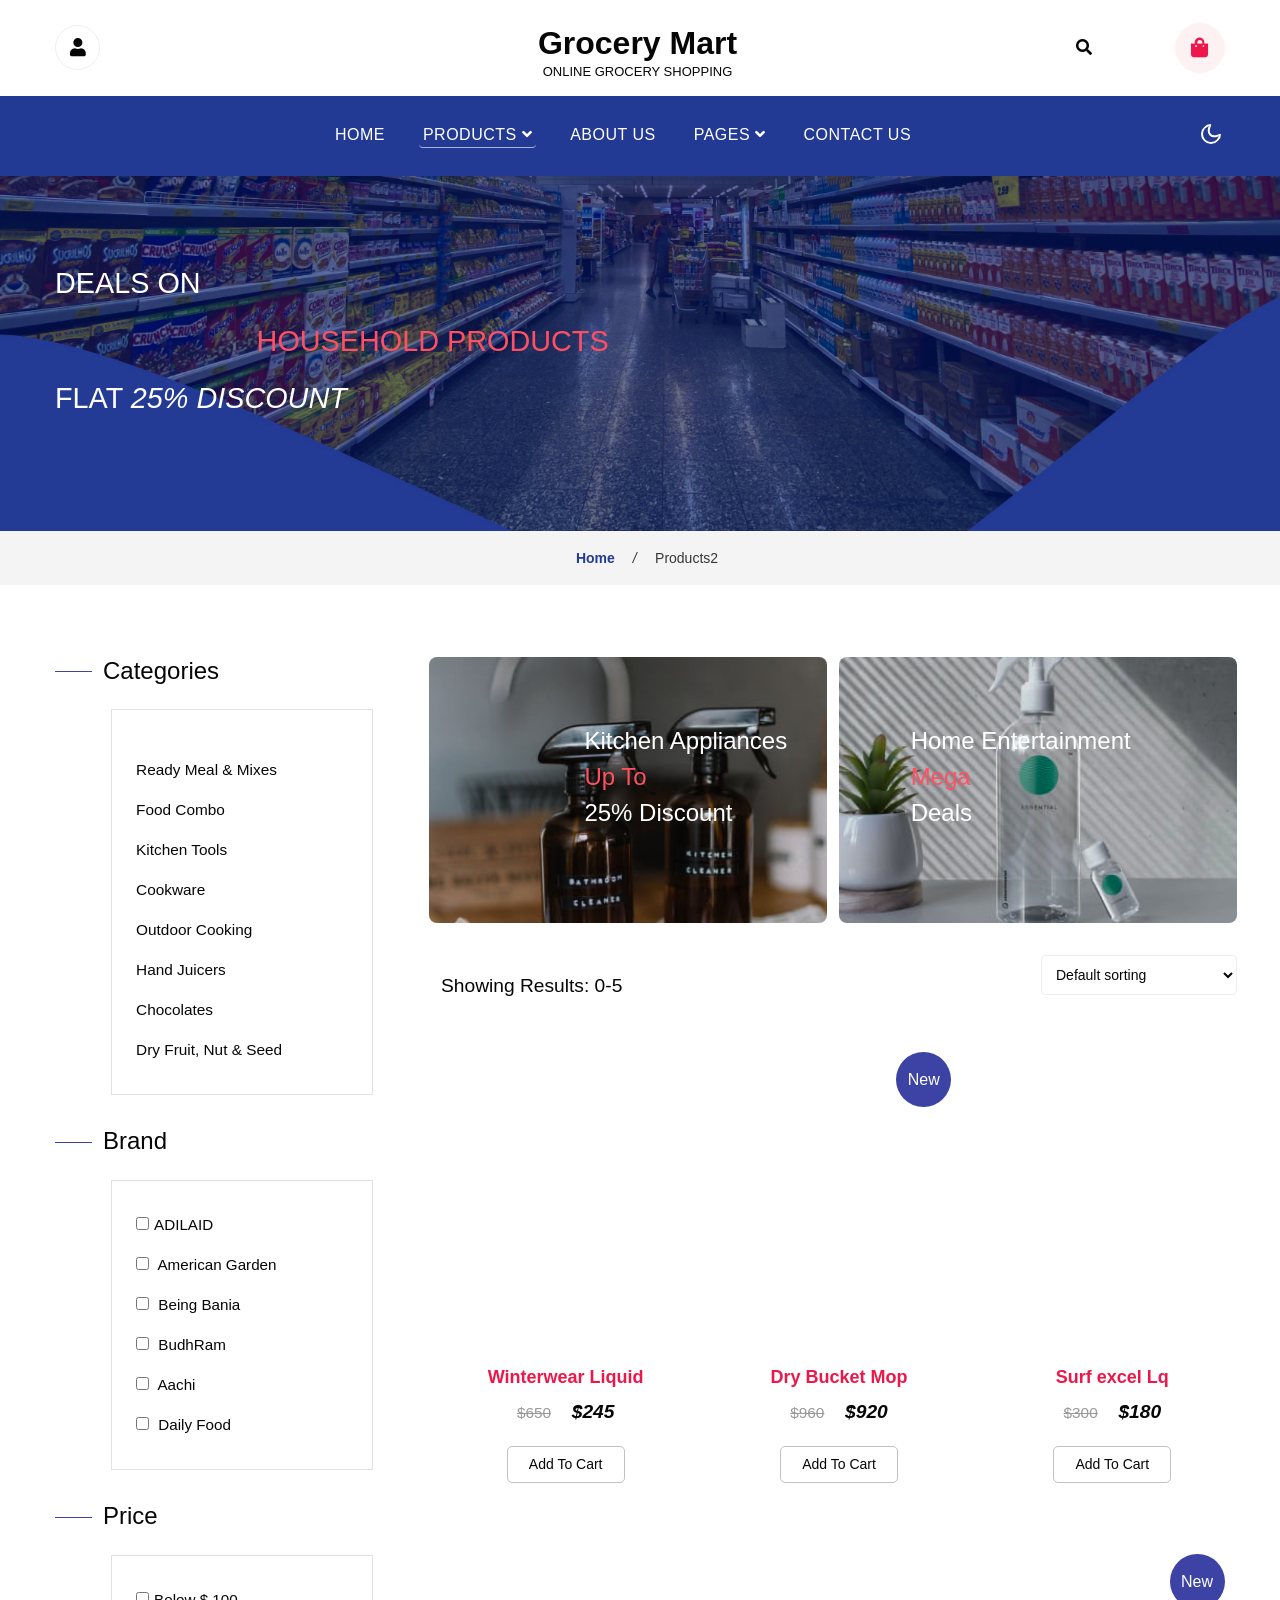
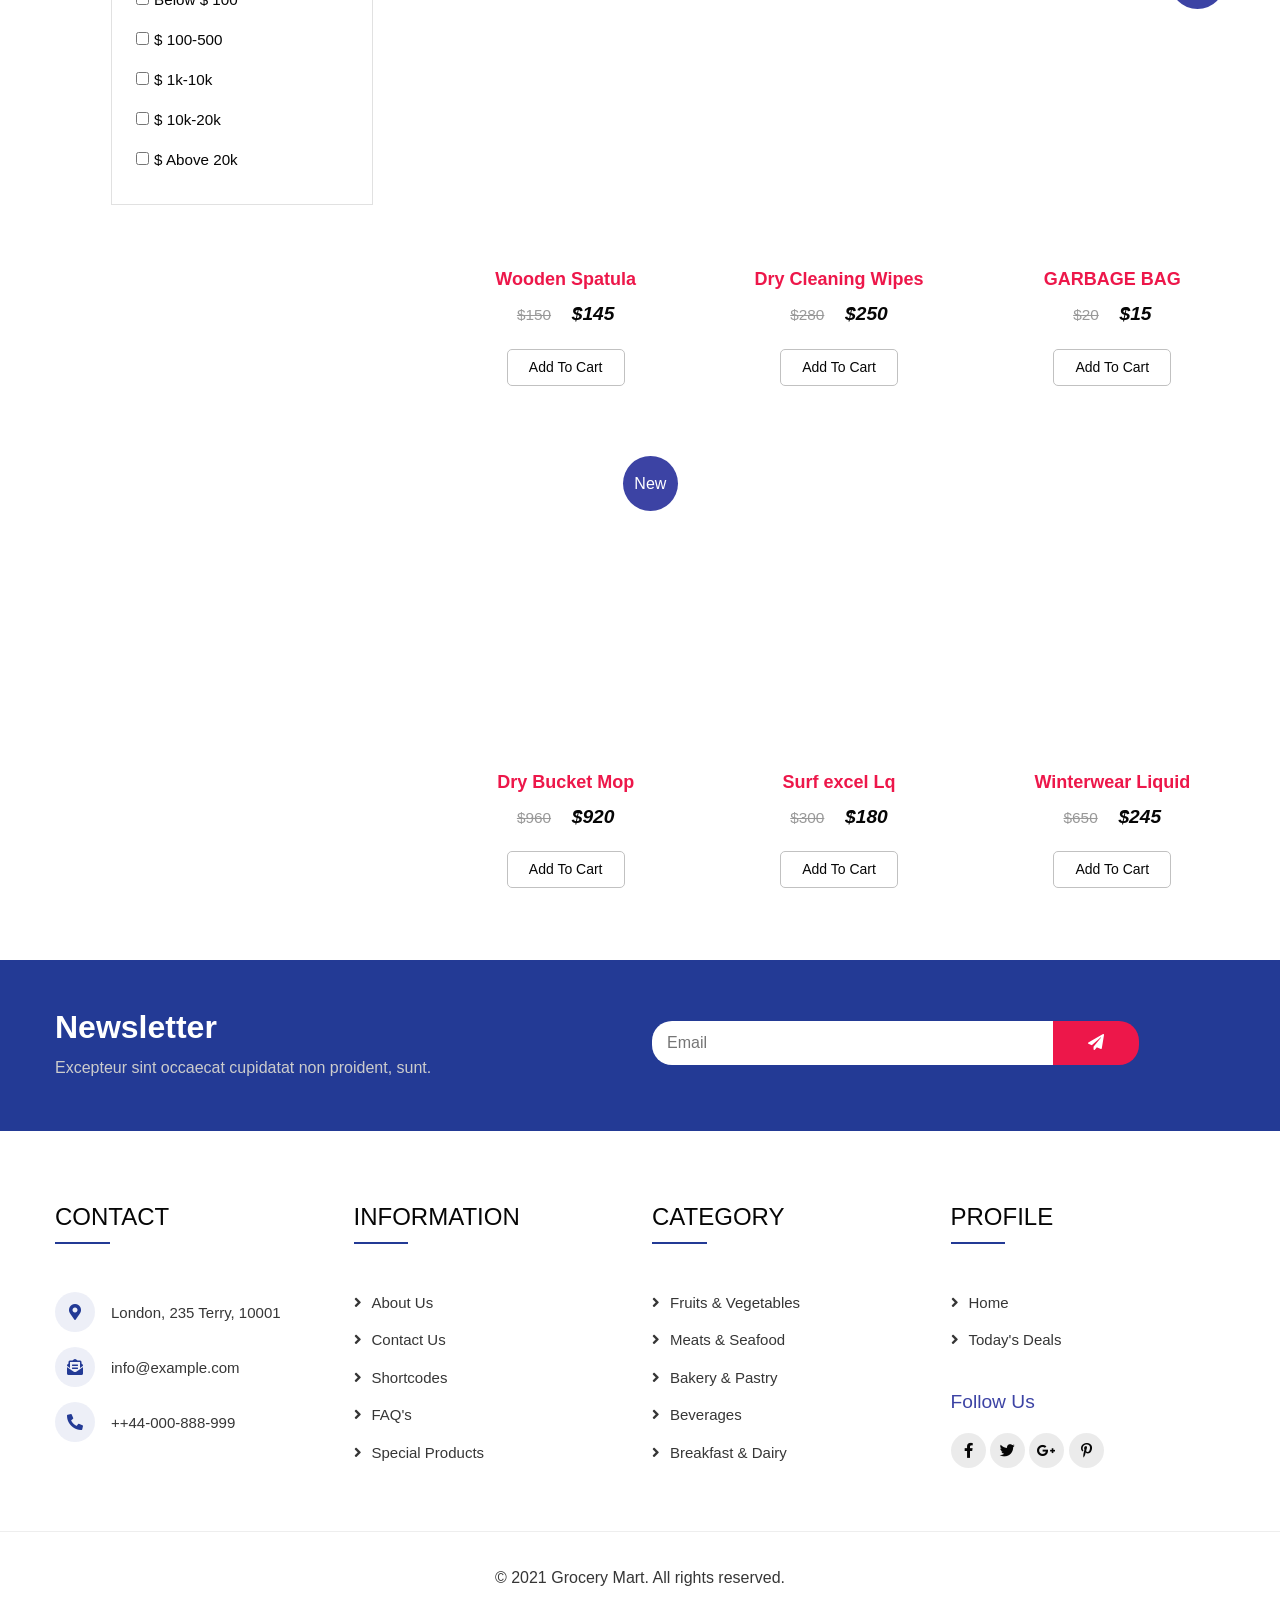
<file: Grocery-Mart-Liberty/products2.html>
<!doctype html>
<html lang="en">

<head>
	<!-- Required meta tags -->
	<meta charset="utf-8">
	<meta name="viewport" content="width=device-width, initial-scale=1">
	<title>Grocery Mart - Ecommerce Category Bootstrap Responsive Website Template - Home </title>
	<!-- Custom Theme files -->
	<link href="css/style.css" rel="stylesheet" type="text/css" media="all" />
	<!-- //Custom Theme files -->
</head>

<body>
	<!-- top header -->
	<div class="header" id="home1">
		<div class="container">
			<div class="d-flex align-items-center justify-content-between">
				<!-- login -->
				<div class="w3l_login">
					<a href="#myModal12" data-bs-toggle="modal" data-bs-target="#myModal12"><i
							class="fas fa-user"></i></a>
				</div>
				<!-- logo -->
				<div class="w3l_logo text-center ml-auto">
					<h1><a href="index.html">Grocery Mart<span>Online Grocery Shopping</span></a></h1>
				</div>
				<!-- search -->
				<div class="header-search position-absolute">
					<div class="search-right mx-lg-2">
						<a href="#search" class="btn search-btn p-0" title="search">
							<i class="fas fa-search"></i></a>
						<!-- search popup -->
						<div id="search" class="pop-overlay">
							<div class="popup">
								<form action="error.html" method="GET" class="search-box">
									<input type="search" placeholder="Enter Keyword..." name="search"
										required="required" autofocus="">
									<button type="submit" class="btn"><span class="fas fa-search"
											aria-hidden="true"></span></button>
								</form>
							</div>
							<a class="close" href="#close">×</a>
						</div>
					</div>
				</div>
				<!-- cart -->
				<div class="cart cart box_1">
					<form action="#" method="post" class="last">
						<input type="hidden" name="cmd" value="_cart" />
						<input type="hidden" name="display" value="1" />
						<button class="w3view-cart" type="submit" name="submit" value=""><i
								class="fas fa-shopping-bag"></i></button>
					</form>
				</div>
			</div>
		</div>
	</div>
	<!-- //top header -->
	<!-- header modal -->
	<div class="modal fade" id="myModal12" tabindex="-1" aria-labelledby="myModal12" aria-hidden="true">
		<div class="modal-dialog modal-dialog-centered">
			<div class="modal-content">
				<div class="modal-header border-0">
					<button type="button" class="btn-close" data-bs-dismiss="modal" aria-label="Close"></button>
				</div>
				<div class="row modal-body">
					<ul class="nav nav-tabs mb-4" id="myTab" role="tablist">
						<li class="nav-item" role="presentation">
							<button class="nav-link active" id="home-tab" data-bs-toggle="tab" data-bs-target="#home"
								type="button" role="tab" aria-controls="home" aria-selected="true">Login</button>
						</li>
						<li class="nav-item" role="presentation">
							<button class="nav-link" id="profile-tab" data-bs-toggle="tab" data-bs-target="#profile"
								type="button" role="tab" aria-controls="profile" aria-selected="false">Register</button>
						</li>
					</ul>
					<div class="tab-content p-0" id="myTabContent">
						<div class="tab-pane fade show active" id="home" role="tabpanel" aria-labelledby="home-tab">
							<div class="register">
								<form action="#" method="post">
									<input name="Email" placeholder="Email Address" type="text" required="">
									<input name="Password" placeholder="Password" type="password" required="">
									<div class="sign-up">
										<input type="submit" value="Sign in">
									</div>
								</form>
							</div>
						</div>
						<div class="tab-pane fade" id="profile" role="tabpanel" aria-labelledby="profile-tab">
							<div class="register">
								<form action="#" method="post">
									<input placeholder="Name" name="Name" type="text" required="">
									<input placeholder="Email Address" name="Email" type="email" required="">
									<input placeholder="Password" name="Password" type="password" required="">
									<input placeholder="Confirm Password" name="Password" type="password" required="">
									<div class="sign-up">
										<input type="submit" value="Create Account">
									</div>
								</form>
							</div>
						</div>
					</div>
				</div>
			</div>
		</div>
	</div>
	<!-- header modal -->

	<!-- header -->
	<header id="site-header" class="fixed-top">
		<div class="container">
			<nav class="navbar navbar-expand-lg navbar-light">
				<button class="navbar-toggler collapsed" type="button" data-bs-toggle="collapse"
					data-bs-target="#navbarScroll" aria-controls="navbarScroll" aria-expanded="false"
					aria-label="Toggle navigation">
					<span class="navbar-toggler-icon fa icon-expand fa-bars"></span>
					<span class="navbar-toggler-icon fa icon-close fa-times"></span>
				</button>
				<div class="collapse navbar-collapse" id="navbarScroll">
					<ul class="navbar-nav mx-auto my-2 my-lg-0 navbar-nav-scroll">
						<li class="nav-item">
							<a class="nav-link" aria-current="page" href="index.html">Home</a>
						</li>
						<li class="nav-item dropdown active">
							<a class="nav-link dropdown-toggle" href="#" id="navbarScrollingDropdown" role="button"
								data-bs-toggle="dropdown" aria-expanded="false">
								Products <i class="fas fa-angle-down"></i>
							</a>
							<ul class="dropdown-menu dropdown-menu-2" aria-labelledby="navbarScrollingDropdown">
								<div class="row">
									<div class="col-lg-4">
										<ul class="multi-column-dropdown">
											<h6>Kitchen</h6>
											<li><a href="products1.html">Meat & Seafood </a></li>
											<li><a href="products1.html">Snack Foods<span>New</span></a></li>
											<li><a href="products1.html">Oils, Vinegars</a></li>
											<li><a href="products1.html">Pasta & Noodles<span>New</span></a></li>
										</ul>
									</div>
									<div class="col-lg-4 mt-lg-0 mt-4">
										<ul class="multi-column-dropdown">
											<h6>Household</h6>
											<li><a href="products2.html">Detergents</a></li>
											<li><a href="products2.html">Floor & Other Cleaners</a></li>
											<li><a href="products2.html">Pet Care <span>New</span></a></li>
											<li><a href="products2.html"><i>Festive Decoratives</i></a></li>
										</ul>
									</div>
									<div class="col-lg-4">
										<div class="w3ls_products_pos">
											<h4 class="mb-4">30%<i>Off/-</i></h4>
											<img src="images/nav.png" alt=" " class="img-fluid">
										</div>
									</div>
								</div>
							</ul>
						</li>
						<li class="nav-item">
							<a class="nav-link" href="about.html">About Us</a>
						</li>
						<li class="nav-item dropdown">
							<a class="nav-link dropdown-toggle" href="#" id="navbarScrollingDropdown" role="button"
								data-bs-toggle="dropdown" aria-expanded="false">
								Pages <i class="fas fa-angle-down"></i>
							</a>
							<ul class="dropdown-menu" aria-labelledby="navbarScrollingDropdown">
								<li><a class="dropdown-item" href="blog.html">Blog Posts</a></li>
								<li><a class="dropdown-item" href="blog-single.html">Blog Single</a></li>
								<li><a class="dropdown-item" href="single.html">Single</a></li>
								<li><a class="dropdown-item" href="faq.html">Faq's</a></li>
								<li><a class="dropdown-item" href="shortcodes.html">Shortcodes</a></li>
							</ul>
						</li>
						<li class="nav-item">
							<a class="nav-link" href="contact.html">Contact Us</a>
						</li>
					</ul>
				</div>
				<!-- toggle switch for light and dark theme -->
				<div class="cont-ser-position">
					<nav class="navigation-dark">
						<div class="theme-switch-wrapper">
							<label class="theme-switch" for="checkbox">
								<input type="checkbox" id="checkbox">
								<div class="mode-container">
									<i class="gg-sun"></i>
									<i class="gg-moon"></i>
								</div>
							</label>
						</div>
					</nav>
				</div>
				<!-- //toggle switch for light and dark theme -->
			</nav>
		</div>
	</header>
	<!-- //header -->

	<!-- banner -->
	<div class="banner banner2">
		<div class="container">
			<h2>Deals on <span>Household Products</span> Flat <i>25% Discount</i></h2>
		</div>
	</div>
	<!-- breadcrumbs -->
	<div class="breadcrumb_dress">
		<div class="container">
			<ul>
				<li><a href="index.html"><span class="glyphicon glyphicon-home" aria-hidden="true"></span> Home</a>
					<i>/</i></li>
				<li>Products2</li>
			</ul>
		</div>
	</div>
	<!-- //breadcrumbs -->

	<!-- mobiles -->
	<div class="mobiles py-5">
		<div class="container py-lg-4 py-3">
			<div class="row w3ls_mobiles_grids">
				<div class="col-md-4 w3ls_mobiles_grid_left">
					<div class="w3ls_mobiles_grid_left_grid">
						<h3>Categories</h3>
						<div class="w3ls_mobiles_grid_left_grid_sub">
							<ul class="panel_bottom">
								<li><a href="products1.html">Ready Meal & Mixes</a></li>
								<li><a href="products1.html">Food Combo</a></li>
								<li><a href="products2.html">Kitchen Tools</a></li>
								<li><a href="products2.html">Cookware</a></li>
								<li><a href="products1.html">Outdoor Cooking</a></li>
								<li><a href="products1.html">Hand Juicers</a></li>
								<li><a href="products2.html">Chocolates</a></li>
								<li><a href="products2.html">Dry Fruit, Nut & Seed</a></li>
							</ul>
						</div>
					</div>
					<div class="w3ls_mobiles_grid_left_grid">
						<h3>Brand</h3>
						<div class="w3ls_mobiles_grid_left_grid_sub">
							<div class="ecommerce_color">
								<ul>
									<li><a href="#brand"><input type="checkbox" class="checked">ADILAID</a></li>
									<li><a href="#brand"><input type="checkbox" class="checked"> American Garden</a>
									</li>
									<li><a href="#brand"><input type="checkbox" class="checked"> Being Bania</a></li>
									<li><a href="#brand"><input type="checkbox" class="checked"> BudhRam</a></li>
									<li><a href="#brand"><input type="checkbox" class="checked"> Aachi</a></li>
									<li><a href="#brand"><input type="checkbox" class="checked"> Daily Food</a></li>
								</ul>
							</div>
						</div>
					</div>
					<div class="w3ls_mobiles_grid_left_grid">
						<h3>Price</h3>
						<div class="w3ls_mobiles_grid_left_grid_sub">
							<div class="ecommerce_color ecommerce_size">
								<ul>
									<li><a href="#"><input type="checkbox" class="checked">Below $ 100</a></li>
									<li><a href="#"><input type="checkbox" class="checked">$ 100-500</a></li>
									<li><a href="#"><input type="checkbox" class="checked">$ 1k-10k</a></li>
									<li><a href="#"><input type="checkbox" class="checked">$ 10k-20k</a></li>
									<li><a href="#"><input type="checkbox" class="checked">$ Above 20k</a></li>
								</ul>
							</div>
						</div>
					</div>
				</div>
				<div class="col-md-8 w3ls_mobiles_grid_right">
					<div class="row">
						<div class="col-md-6 w3ls_mobiles_grid_right_left">
							<div class="w3ls_mobiles_grid_right_grid1">
								<img src="images/pbg3.jpg" alt=" " class="img-fluid radius-image" />
								<div class="w3ls_mobiles_grid_right_grid1_pos1">
									<h3>Kitchen Appliances<span>Up To</span> 25% Discount</h3>
								</div>
							</div>
						</div>
						<div class="col-md-6 w3ls_mobiles_grid_right_left">
							<div class="w3ls_mobiles_grid_right_grid1">
								<img src="images/pbg4.jpg" alt=" " class="img-fluid radius-image" />
								<div class="w3ls_mobiles_grid_right_grid1_pos">
									<h3>Home Entertainment<span>Mega</span>Deals</h3>
								</div>
							</div>
						</div>
					</div>

					<div class="w3ls_mobiles_grid_right_grid2">
						<div class="w3ls_mobiles_grid_right_grid2_left">
							<h3>Showing Results: 0-5</h3>
						</div>
						<div class="w3ls_mobiles_grid_right_grid2_right">
							<select name="select_item" class="select_item">
								<option selected="selected">Default sorting</option>
								<option>Sort by popularity</option>
								<option>Sort by average rating</option>
								<option>Sort by newness</option>
								<option>Sort by price: low to high</option>
								<option>Sort by price: high to low</option>
							</select>
						</div>
						<div class="clearfix"> </div>
					</div>
					<div class="row w3ls_mobiles_grid_right_grid3">
						<div class="col-md-4 agileinfo_new_products_grid agileinfo_new_products_grid_mobiles">
							<div class="agile_ecommerce_tab_left mobiles_grid">
								<div class="hs-wrapper hs-wrapper2">
									<img src="images/p1.png" alt=" " class="img-fluid" />
									<img src="images/p2.png" alt=" " class="img-fluid" />
									<img src="images/p1.png" alt=" " class="img-fluid" />
									<img src="images/p2.png" alt=" " class="img-fluid" />
									<img src="images/p1.png" alt=" " class="img-fluid" />
									<div class="w3_hs_bottom w3_hs_bottom_sub1">
										<ul>
											<li>
												<a href="#myModal23" data-bs-toggle="modal" data-bs-target="#myModal23"><i class="fas fa-eye"></i></a>
											</li>
										</ul>
									</div>
								</div>
								<h5><a href="single.html">Winterwear Liquid</a></h5>
								<div class="simpleCart_shelfItem">
									<p><span>$650</span> <i class="item_price">$245</i></p>
									<form action="#" method="post">
										<input type="hidden" name="cmd" value="_cart" />
										<input type="hidden" name="add" value="1" />
										<input type="hidden" name="w3ls_item" value="Winterwear Liquid" />
										<input type="hidden" name="amount" value="245.00" />
										<button type="submit" class="w3ls-cart">Add to cart</button>
									</form>
								</div>
							</div>
						</div>
						<div class="col-md-4 agileinfo_new_products_grid agileinfo_new_products_grid_mobiles">
							<div class="agile_ecommerce_tab_left mobiles_grid">
								<div class="hs-wrapper hs-wrapper2">
									<img src="images/p3.png" alt=" " class="img-fluid" />
									<img src="images/p4.png" alt=" " class="img-fluid" />
									<img src="images/p3.png" alt=" " class="img-fluid" />
									<img src="images/p4.png" alt=" " class="img-fluid" />
									<img src="images/p3.png" alt=" " class="img-fluid" />
									<div class="w3_hs_bottom w3_hs_bottom_sub1">
										<ul>
											<li>
												<a href="#myModal24" data-bs-toggle="modal" data-bs-target="#myModal24"><i class="fas fa-eye"></i></a>
											</li>
										</ul>
									</div>
								</div>
								<h5><a href="single.html">Dry Bucket Mop</a></h5>
								<div class="simpleCart_shelfItem">
									<p><span>$960</span> <i class="item_price">$920</i></p>
									<form action="#" method="post">
										<input type="hidden" name="cmd" value="_cart" />
										<input type="hidden" name="add" value="1" />
										<input type="hidden" name="w3ls_item" value="Dry Bucket Mop" />
										<input type="hidden" name="amount" value="920.00" />
										<button type="submit" class="w3ls-cart">Add to cart</button>
									</form>
								</div>
								<div class="mobiles_grid_pos">
									<h6>New</h6>
								</div>
							</div>
						</div>
						<div class="col-md-4 agileinfo_new_products_grid agileinfo_new_products_grid_mobiles">
							<div class="agile_ecommerce_tab_left mobiles_grid">
								<div class="hs-wrapper hs-wrapper2">
									<img src="images/p5.png" alt=" " class="img-fluid" />
									<img src="images/p6.png" alt=" " class="img-fluid" />
									<img src="images/p5.png" alt=" " class="img-fluid" />
									<img src="images/p6.png" alt=" " class="img-fluid" />
									<img src="images/p5.png" alt=" " class="img-fluid" />
									<div class="w3_hs_bottom w3_hs_bottom_sub1">
										<ul>
											<li>
												<a href="#myModal25" data-bs-toggle="modal" data-bs-target="#myModal25"><i class="fas fa-eye"></i></a>
											</li>
										</ul>
									</div>
								</div>
								<h5><a href="single.html">Surf excel Lq</a></h5>
								<div class="simpleCart_shelfItem">
									<p><span>$300</span> <i class="item_price">$180</i></p>
									<form action="#" method="post">
										<input type="hidden" name="cmd" value="_cart" />
										<input type="hidden" name="add" value="1" />
										<input type="hidden" name="w3ls_item" value="Surf excel Lq" />
										<input type="hidden" name="amount" value="180.00" />
										<button type="submit" class="w3ls-cart">Add to cart</button>
									</form>
								</div>
							</div>
						</div>
					</div>
					<div class="row w3ls_mobiles_grid_right_grid3 mt-5">
						<div class="col-md-4 agileinfo_new_products_grid agileinfo_new_products_grid_mobiles">
							<div class="agile_ecommerce_tab_left mobiles_grid">
								<div class="hs-wrapper hs-wrapper2">
									<img src="images/p7.png" alt=" " class="img-fluid" />
									<img src="images/p8.png" alt=" " class="img-fluid" />
									<img src="images/p7.png" alt=" " class="img-fluid" />
									<img src="images/p8.png" alt=" " class="img-fluid" />
									<img src="images/p7.png" alt=" " class="img-fluid" />
									<div class="w3_hs_bottom w3_hs_bottom_sub1">
										<ul>
											<li>
												<a href="#myModal26" data-bs-toggle="modal" data-bs-target="#myModal26"><i class="fas fa-eye"></i></a>
											</li>
										</ul>
									</div>
								</div>
								<h5><a href="single.html">Wooden Spatula</a></h5>
								<div class="simpleCart_shelfItem">
									<p><span>$150</span> <i class="item_price">$145</i></p>
									<form action="#" method="post">
										<input type="hidden" name="cmd" value="_cart" />
										<input type="hidden" name="add" value="1" />
										<input type="hidden" name="w3ls_item" value="Wooden Spatula" />
										<input type="hidden" name="amount" value="145.00" />
										<button type="submit" class="w3ls-cart">Add to cart</button>
									</form>
								</div>
							</div>
						</div>
						<div class="col-md-4 agileinfo_new_products_grid agileinfo_new_products_grid_mobiles">
							<div class="agile_ecommerce_tab_left mobiles_grid">
								<div class="hs-wrapper hs-wrapper2">
									<img src="images/p9.png" alt=" " class="img-fluid" />
									<img src="images/p10.png" alt=" " class="img-fluid" />
									<img src="images/p9.png" alt=" " class="img-fluid" />
									<img src="images/p10.png" alt=" " class="img-fluid" />
									<img src="images/p9.png" alt=" " class="img-fluid" />
									<div class="w3_hs_bottom w3_hs_bottom_sub1">
										<ul>
											<li>
												<a href="#myModal27" data-bs-toggle="modal" data-bs-target="#myModal27"><i class="fas fa-eye"></i></a>
											</li>
										</ul>
									</div>
								</div>
								<h5><a href="single.html">Dry Cleaning Wipes</a></h5>
								<div class="simpleCart_shelfItem">
									<p><span>$280</span> <i class="item_price">$250</i></p>
									<form action="#" method="post">
										<input type="hidden" name="cmd" value="_cart" />
										<input type="hidden" name="add" value="1" />
										<input type="hidden" name="w3ls_item" value="Dry Cleaning Wipes" />
										<input type="hidden" name="amount" value="250.00" />
										<button type="submit" class="w3ls-cart">Add to cart</button>
									</form>
								</div>
							</div>
						</div>
						<div class="col-md-4 agileinfo_new_products_grid agileinfo_new_products_grid_mobiles">
							<div class="agile_ecommerce_tab_left mobiles_grid">
								<div class="hs-wrapper hs-wrapper2">
									<img src="images/p11.png" alt=" " class="img-fluid" />
									<img src="images/p12.png" alt=" " class="img-fluid" />
									<img src="images/p11.png" alt=" " class="img-fluid" />
									<img src="images/p12.png" alt=" " class="img-fluid" />
									<img src="images/p11.png" alt=" " class="img-fluid" />
									<div class="w3_hs_bottom w3_hs_bottom_sub1">
										<ul>
											<li>
												<a href="#myModal28" data-bs-toggle="modal" data-bs-target="#myModal28"><i class="fas fa-eye"></i></a>
											</li>
										</ul>
									</div>
								</div>
								<h5><a href="single.html">GARBAGE BAG</a></h5>
								<div class="simpleCart_shelfItem">
									<p><span>$20</span> <i class="item_price">$15</i></p>
									<form action="#" method="post">
										<input type="hidden" name="cmd" value="_cart" />
										<input type="hidden" name="add" value="1" />
										<input type="hidden" name="w3ls_item" value="GARBAGE BAG" />
										<input type="hidden" name="amount" value="15.00" />
										<button type="submit" class="w3ls-cart">Add to cart</button>
									</form>
								</div>
								<div class="mobiles_grid_pos">
									<h6>New</h6>
								</div>
							</div>
						</div>
					</div>
					<div class="row w3ls_mobiles_grid_right_grid3 mt-5">
						<div class="col-md-4 agileinfo_new_products_grid agileinfo_new_products_grid_mobiles">
							<div class="agile_ecommerce_tab_left mobiles_grid">
								<div class="hs-wrapper hs-wrapper2">
									<img src="images/p3.png" alt=" " class="img-fluid" />
									<img src="images/p4.png" alt=" " class="img-fluid" />
									<img src="images/p3.png" alt=" " class="img-fluid" />
									<img src="images/p4.png" alt=" " class="img-fluid" />
									<img src="images/p3.png" alt=" " class="img-fluid" />
									<div class="w3_hs_bottom w3_hs_bottom_sub1">
										<ul>
											<li>
												<a href="#myModal24" data-bs-toggle="modal" data-bs-target="#myModal24"><i class="fas fa-eye"></i></a>
											</li>
										</ul>
									</div>
								</div>
								<h5><a href="single.html">Dry Bucket Mop</a></h5>
								<div class="simpleCart_shelfItem">
									<p><span>$960</span> <i class="item_price">$920</i></p>
									<form action="#" method="post">
										<input type="hidden" name="cmd" value="_cart" />
										<input type="hidden" name="add" value="1" />
										<input type="hidden" name="w3ls_item" value="Dry Bucket Mop" />
										<input type="hidden" name="amount" value="920.00" />
										<button type="submit" class="w3ls-cart">Add to cart</button>
									</form>
								</div>
								<div class="mobiles_grid_pos">
									<h6>New</h6>
								</div>
							</div>
						</div>
						<div class="col-md-4 agileinfo_new_products_grid agileinfo_new_products_grid_mobiles">
							<div class="agile_ecommerce_tab_left mobiles_grid">
								<div class="hs-wrapper hs-wrapper2">
									<img src="images/p5.png" alt=" " class="img-fluid" />
									<img src="images/p6.png" alt=" " class="img-fluid" />
									<img src="images/p5.png" alt=" " class="img-fluid" />
									<img src="images/p6.png" alt=" " class="img-fluid" />
									<img src="images/p5.png" alt=" " class="img-fluid" />
									<div class="w3_hs_bottom w3_hs_bottom_sub1">
										<ul>
											<li>
												<a href="#myModal25" data-bs-toggle="modal" data-bs-target="#myModal25"><i class="fas fa-eye"></i></a>
											</li>
										</ul>
									</div>
								</div>
								<h5><a href="single.html">Surf excel Lq</a></h5>
								<div class="simpleCart_shelfItem">
									<p><span>$300</span> <i class="item_price">$180</i></p>
									<form action="#" method="post">
										<input type="hidden" name="cmd" value="_cart" />
										<input type="hidden" name="add" value="1" />
										<input type="hidden" name="w3ls_item" value="Surf excel Lq" />
										<input type="hidden" name="amount" value="180.00" />
										<button type="submit" class="w3ls-cart">Add to cart</button>
									</form>
								</div>
							</div>
						</div>
						<div class="col-md-4 agileinfo_new_products_grid agileinfo_new_products_grid_mobiles">
							<div class="agile_ecommerce_tab_left mobiles_grid">
								<div class="hs-wrapper hs-wrapper2">
									<img src="images/p1.png" alt=" " class="img-fluid" />
									<img src="images/p2.png" alt=" " class="img-fluid" />
									<img src="images/p1.png" alt=" " class="img-fluid" />
									<img src="images/p2.png" alt=" " class="img-fluid" />
									<img src="images/p1.png" alt=" " class="img-fluid" />
									<div class="w3_hs_bottom w3_hs_bottom_sub1">
										<ul>
											<li>
												<a href="#myModal23" data-bs-toggle="modal" data-bs-target="#myModal23"><i class="fas fa-eye"></i></a>
											</li>
										</ul>
									</div>
								</div>
								<h5><a href="single.html">Winterwear Liquid</a></h5>
								<div class="simpleCart_shelfItem">
									<p><span>$650</span> <i class="item_price">$245</i></p>
									<form action="#" method="post">
										<input type="hidden" name="cmd" value="_cart" />
										<input type="hidden" name="add" value="1" />
										<input type="hidden" name="w3ls_item" value="Winterwear Liquid" />
										<input type="hidden" name="amount" value="245.00" />
										<button type="submit" class="w3ls-cart">Add to cart</button>
									</form>
								</div>
							</div>
						</div>
					</div>
				</div>
			</div>
		</div>
	</div>
	<!-- modals -->
	<div class="modal fade" id="myModal23" tabindex="-1" aria-labelledby="myModal23" aria-hidden="true">
		<div class="modal-dialog modal-dialog-centered">
			<div class="modal-content">
				<div class="modal-header border-0">
					<button type="button" class="btn-close" data-bs-dismiss="modal" aria-label="Close"></button>
				</div>
				<div class="row modal-body">
					<div class="col-md-5 modal_body_left">
						<img src="images/p1.png" alt=" " class="img-fluid" />
					</div>
					<div class="col-md-7 modal_body_right">
						<h4>Winterwear Liquid</h4>
						<p>Ut enim ad minim veniam, quis nostrud
							exercitation ullamco laboris nisi ut aliquip ex ea
							commodo consequat.Duis aute irure dolor in
							reprehenderit in voluptate velit esse cillum dolore
							eu fugiat nulla pariatur. Excepteur sint occaecat
							cupidatat non proident, sunt in culpa qui officia
							deserunt mollit anim id est laborum.</p>
						<div class="rating">
							<div class="rating-left">
								<img src="images/star-.png" alt=" " class="img-fluid" />
							</div>
							<div class="rating-left">
								<img src="images/star-.png" alt=" " class="img-fluid" />
							</div>
							<div class="rating-left">
								<img src="images/star-.png" alt=" " class="img-fluid" />
							</div>
							<div class="rating-left">
								<img src="images/star.png" alt=" " class="img-fluid" />
							</div>
							<div class="rating-left">
								<img src="images/star.png" alt=" " class="img-fluid" />
							</div>
							<div class="clearfix"> </div>
						</div>
						<div class="modal_body_right_cart simpleCart_shelfItem">
							<p><span>$650</span> <i class="item_price">$245</i></p>
							<form action="#" method="post">
								<input type="hidden" name="cmd" value="_cart">
								<input type="hidden" name="add" value="1">
								<input type="hidden" name="w3ls_item" value="Winterwear Liquid">
								<input type="hidden" name="amount" value="245.00">
								<button type="submit" class="w3ls-cart">Add to cart</button>
							</form>
						</div>
					</div>
				</div>
			</div>
		</div>
	</div>

	<div class="modal fade" id="myModal24" tabindex="-1" aria-labelledby="myModal24" aria-hidden="true">
		<div class="modal-dialog modal-dialog-centered">
			<div class="modal-content">
				<div class="modal-header border-0">
					<button type="button" class="btn-close" data-bs-dismiss="modal" aria-label="Close"></button>
				</div>
				<div class="row modal-body">
					<div class="col-md-5 modal_body_left">
						<img src="images/p3.png" alt=" " class="img-fluid" />
					</div>
					<div class="col-md-7 modal_body_right">
						<h4>Dry Bucket Mop</h4>
						<p>Ut enim ad minim veniam, quis nostrud
							exercitation ullamco laboris nisi ut aliquip ex ea
							commodo consequat.Duis aute irure dolor in
							reprehenderit in voluptate velit esse cillum dolore
							eu fugiat nulla pariatur. Excepteur sint occaecat
							cupidatat non proident, sunt in culpa qui officia
							deserunt mollit anim id est laborum.</p>
						<div class="rating">
							<div class="rating-left">
								<img src="images/star-.png" alt=" " class="img-fluid" />
							</div>
							<div class="rating-left">
								<img src="images/star-.png" alt=" " class="img-fluid" />
							</div>
							<div class="rating-left">
								<img src="images/star-.png" alt=" " class="img-fluid" />
							</div>
							<div class="rating-left">
								<img src="images/star.png" alt=" " class="img-fluid" />
							</div>
							<div class="rating-left">
								<img src="images/star.png" alt=" " class="img-fluid" />
							</div>
							<div class="clearfix"> </div>
						</div>
						<div class="modal_body_right_cart simpleCart_shelfItem">
							<p><span>$960</span> <i class="item_price">$920</i></p>
							<form action="#" method="post">
								<input type="hidden" name="cmd" value="_cart">
								<input type="hidden" name="add" value="1">
								<input type="hidden" name="w3ls_item" value="Dry Bucket Mop">
								<input type="hidden" name="amount" value="920.00">
								<button type="submit" class="w3ls-cart">Add to cart</button>
							</form>
						</div>
					</div>
				</div>
			</div>
		</div>
	</div>
	<div class="modal fade" id="myModal25" tabindex="-1" aria-labelledby="myModal25" aria-hidden="true">
		<div class="modal-dialog modal-dialog-centered">
			<div class="modal-content">
				<div class="modal-header border-0">
					<button type="button" class="btn-close" data-bs-dismiss="modal" aria-label="Close"></button>
				</div>
				<div class="row modal-body">
					<div class="col-md-5 modal_body_left">
						<img src="images/p5.png" alt=" " class="img-fluid" />
					</div>
					<div class="col-md-7 modal_body_right">
						<h4>Surf excel Lq</h4>
						<p>Ut enim ad minim veniam, quis nostrud
							exercitation ullamco laboris nisi ut aliquip ex ea
							commodo consequat.Duis aute irure dolor in
							reprehenderit in voluptate velit esse cillum dolore
							eu fugiat nulla pariatur. Excepteur sint occaecat
							cupidatat non proident, sunt in culpa qui officia
							deserunt mollit anim id est laborum.</p>
						<div class="rating">
							<div class="rating-left">
								<img src="images/star-.png" alt=" " class="img-fluid" />
							</div>
							<div class="rating-left">
								<img src="images/star-.png" alt=" " class="img-fluid" />
							</div>
							<div class="rating-left">
								<img src="images/star-.png" alt=" " class="img-fluid" />
							</div>
							<div class="rating-left">
								<img src="images/star.png" alt=" " class="img-fluid" />
							</div>
							<div class="rating-left">
								<img src="images/star.png" alt=" " class="img-fluid" />
							</div>
							<div class="clearfix"> </div>
						</div>
						<div class="modal_body_right_cart simpleCart_shelfItem">
							<p><span>$300</span> <i class="item_price">$180</i></p>
							<form action="#" method="post">
								<input type="hidden" name="cmd" value="_cart">
								<input type="hidden" name="add" value="1">
								<input type="hidden" name="w3ls_item" value="Surf excel Lq">
								<input type="hidden" name="amount" value="180.00">
								<button type="submit" class="w3ls-cart">Add to cart</button>
							</form>
						</div>
					</div>
				</div>
			</div>
		</div>
	</div>

	<div class="modal fade" id="myModal26" tabindex="-1" aria-labelledby="myModal26" aria-hidden="true">
		<div class="modal-dialog modal-dialog-centered">
			<div class="modal-content">
				<div class="modal-header border-0">
					<button type="button" class="btn-close" data-bs-dismiss="modal" aria-label="Close"></button>
				</div>
				<div class="row modal-body">
					<div class="col-md-5 modal_body_left">
						<img src="images/p7.png" alt=" " class="img-fluid" />
					</div>
					<div class="col-md-7 modal_body_right">
						<h4>Wooden Spatula</h4>
						<p>Ut enim ad minim veniam, quis nostrud
							exercitation ullamco laboris nisi ut aliquip ex ea
							commodo consequat.Duis aute irure dolor in
							reprehenderit in voluptate velit esse cillum dolore
							eu fugiat nulla pariatur. Excepteur sint occaecat
							cupidatat non proident, sunt in culpa qui officia
							deserunt mollit anim id est laborum.</p>
						<div class="rating">
							<div class="rating-left">
								<img src="images/star-.png" alt=" " class="img-fluid" />
							</div>
							<div class="rating-left">
								<img src="images/star-.png" alt=" " class="img-fluid" />
							</div>
							<div class="rating-left">
								<img src="images/star-.png" alt=" " class="img-fluid" />
							</div>
							<div class="rating-left">
								<img src="images/star.png" alt=" " class="img-fluid" />
							</div>
							<div class="rating-left">
								<img src="images/star.png" alt=" " class="img-fluid" />
							</div>
							<div class="clearfix"> </div>
						</div>
						<div class="modal_body_right_cart simpleCart_shelfItem">
							<p><span>$150 </span> <i class="item_price">$145</i></p>
							<form action="#" method="post">
								<input type="hidden" name="cmd" value="_cart">
								<input type="hidden" name="add" value="1">
								<input type="hidden" name="w3ls_item" value="Wooden Spatula">
								<input type="hidden" name="amount" value="145.00">
								<button type="submit" class="w3ls-cart">Add to cart</button>
							</form>
						</div>
					</div>
				</div>
			</div>
		</div>
	</div>
	<div class="modal fade" id="myModal27" tabindex="-1" aria-labelledby="myModal27" aria-hidden="true">
		<div class="modal-dialog modal-dialog-centered">
			<div class="modal-content">
				<div class="modal-header border-0">
					<button type="button" class="btn-close" data-bs-dismiss="modal" aria-label="Close"></button>
				</div>
				<div class="row modal-body">
					<div class="col-md-5 modal_body_left">
						<img src="images/p9.png" alt=" " class="img-fluid" />
					</div>
					<div class="col-md-7 modal_body_right">
						<h4>Dry Cleaning Wipes</h4>
						<p>Ut enim ad minim veniam, quis nostrud
							exercitation ullamco laboris nisi ut aliquip ex ea
							commodo consequat.Duis aute irure dolor in
							reprehenderit in voluptate velit esse cillum dolore
							eu fugiat nulla pariatur. Excepteur sint occaecat
							cupidatat non proident, sunt in culpa qui officia
							deserunt mollit anim id est laborum.</p>
						<div class="rating">
							<div class="rating-left">
								<img src="images/star-.png" alt=" " class="img-fluid" />
							</div>
							<div class="rating-left">
								<img src="images/star-.png" alt=" " class="img-fluid" />
							</div>
							<div class="rating-left">
								<img src="images/star-.png" alt=" " class="img-fluid" />
							</div>
							<div class="rating-left">
								<img src="images/star.png" alt=" " class="img-fluid" />
							</div>
							<div class="rating-left">
								<img src="images/star.png" alt=" " class="img-fluid" />
							</div>
							<div class="clearfix"> </div>
						</div>
						<div class="modal_body_right_cart simpleCart_shelfItem">
							<p><span>$280</span> <i class="item_price">$250</i></p>
							<form action="#" method="post">
								<input type="hidden" name="cmd" value="_cart">
								<input type="hidden" name="add" value="1">
								<input type="hidden" name="w3ls_item" value="Dry Cleaning Wipes">
								<input type="hidden" name="amount" value="250.00">
								<button type="submit" class="w3ls-cart">Add to cart</button>
							</form>
						</div>
					</div>
				</div>
			</div>
		</div>
	</div>
	<div class="modal fade" id="myModal28" tabindex="-1" aria-labelledby="myModal28" aria-hidden="true">
			<div class="modal-content">
				<div class="modal-header border-0">
					<button type="button" class="btn-close" data-bs-dismiss="modal" aria-label="Close"></button>
				</div>
				<div class="row modal-body">
					<div class="col-md-5 modal_body_left">
						<img src="images/p11.png" alt=" " class="img-fluid" />
					</div>
					<div class="col-md-7 modal_body_right">
						<h4>GARBAGE BAG</h4>
						<p>Ut enim ad minim veniam, quis nostrud
							exercitation ullamco laboris nisi ut aliquip ex ea
							commodo consequat.Duis aute irure dolor in
							reprehenderit in voluptate velit esse cillum dolore
							eu fugiat nulla pariatur. Excepteur sint occaecat
							cupidatat non proident, sunt in culpa qui officia
							deserunt mollit anim id est laborum.</p>
						<div class="rating">
							<div class="rating-left">
								<img src="images/star-.png" alt=" " class="img-fluid" />
							</div>
							<div class="rating-left">
								<img src="images/star-.png" alt=" " class="img-fluid" />
							</div>
							<div class="rating-left">
								<img src="images/star-.png" alt=" " class="img-fluid" />
							</div>
							<div class="rating-left">
								<img src="images/star.png" alt=" " class="img-fluid" />
							</div>
							<div class="rating-left">
								<img src="images/star.png" alt=" " class="img-fluid" />
							</div>
							<div class="clearfix"> </div>
						</div>
						<div class="modal_body_right_cart simpleCart_shelfItem">
							<p><span>$20</span> <i class="item_price">$15</i></p>
							<form action="#" method="post">
								<input type="hidden" name="cmd" value="_cart">
								<input type="hidden" name="add" value="1">
								<input type="hidden" name="w3ls_item" value="GARBAGE BAG">
								<input type="hidden" name="amount" value="15.00">
								<button type="submit" class="w3ls-cart">Add to cart</button>
							</form>
						</div>
					</div>
				</div>
			</div>
		</div>
	</div>

	<!-- newsletter -->
	<div class="newsletter">
		<div class="container">
			<div class="row">
				<div class="col-md-6 w3agile_newsletter_left">
					<h3>Newsletter</h3>
					<p>Excepteur sint occaecat cupidatat non proident, sunt.</p>
				</div>
				<div class="col-md-6 w3agile_newsletter_right">
					<form action="#" method="post">
						<input type="email" name="Email" placeholder="Email" required="">
						<button class="btn btn-style"><span class="fas fa-paper-plane"></span></button>
					</form>
				</div>
			</div>
		</div>
	</div>
	<!-- //newsletter -->

	<!-- footer -->
	<div class="footer pt-5">
		<div class="container py-4">
			<div class="row w3_footer_grids">
				<div class="col-md-3 w3_footer_grid">
					<h3>Contact</h3>
					<ul class="address">
						<li><i class="fas fa-map-marker-alt"></i>London, 235 Terry, 10001</li>
						<li><i class="fas fa-envelope-open-text"></i><a
								href="mailto:info@example.com">info@example.com</a></li>
						<li> <a href="tel:+44-000-888-999"><i class="fas fa-phone-alt"></i>++44-000-888-999</a></li>
					</ul>
				</div>
				<div class="col-md-3 w3_footer_grid">
					<h3>Information</h3>
					<ul class="info">
						<li><a href="about.html"><i class="fas fa-angle-right"></i>About Us</a></li>
						<li><a href="mail.html"><i class="fas fa-angle-right"></i>Contact Us</a></li>
						<li><a href="codes.html"><i class="fas fa-angle-right"></i>Shortcodes</a></li>
						<li><a href="faq.html"><i class="fas fa-angle-right"></i>FAQ's</a></li>
						<li><a href="products1.html"><i class="fas fa-angle-right"></i>Special Products</a></li>
					</ul>
				</div>
				<div class="col-md-3 w3_footer_grid">
					<h3>Category</h3>
					<ul class="info">
						<li><a href="products1.html"><i class="fas fa-angle-right"></i>Fruits & Vegetables</a></li>
						<li><a href="products2.html"><i class="fas fa-angle-right"></i>Meats & Seafood</a></li>
						<li><a href="products1.html"><i class="fas fa-angle-right"></i>Bakery & Pastry</a></li>
						<li><a href="products2.html"><i class="fas fa-angle-right"></i>Beverages</a></li>
						<li><a href="products1.html"><i class="fas fa-angle-right"></i>Breakfast & Dairy</a></li>
					</ul>
				</div>
				<div class="col-md-3 w3_footer_grid">
					<h3>Profile</h3>
					<ul class="info">
						<li><a href="index.html"><i class="fas fa-angle-right"></i>Home</a></li>
						<li><a href="products2.html"><i class="fas fa-angle-right"></i>Today's Deals</a></li>
					</ul>
					<h4>Follow Us</h4>
					<div class="agileits_social_button">
						<ul>
							<li><a href="#facebook" class="facebook"><i class="fab fa-facebook-f"></i> </a></li>
							<li><a href="#twitter" class="twitter"><i class="fab fa-twitter"></i> </a></li>
							<li><a href="#google" class="google"><i class="fab fa-google-plus-g"></i> </a></li>
							<li><a href="#pinterest" class="pinterest"><i class="fab fa-pinterest-p"></i> </a></li>
						</ul>
					</div>
				</div>
			</div>
		</div>
		<div class="footer-copy mt-4">
			<div class="container">
				<p class="copy-text">&copy; 2021 Grocery Mart. All rights reserved.
				</p>
			</div>
		</div>
	</div>
	<!-- //footer -->

	<!-- Js scripts -->
	<!-- move top -->
	<button onclick="topFunction()" id="movetop" title="Go to top">
		<span class="fas fa-level-up-alt" aria-hidden="true"></span>
	</button>
	<script>
		// When the user scrolls down 20px from the top of the document, show the button
		window.onscroll = function () {
			scrollFunction()
		};

		function scrollFunction() {
			if (document.body.scrollTop > 20 || document.documentElement.scrollTop > 20) {
				document.getElementById("movetop").style.display = "block";
			} else {
				document.getElementById("movetop").style.display = "none";
			}
		}

		// When the user clicks on the button, scroll to the top of the document
		function topFunction() {
			document.body.scrollTop = 0;
			document.documentElement.scrollTop = 0;
		}
	</script>
	<!-- //move top -->

	<!-- common jquery plugin -->
	<script src="js/jquery-3.3.1.min.js"></script>
	<!-- //common jquery plugin -->

	<!-- cart-js -->
	<script src="js/minicart.js"></script>
	<script>
		w3ls.render();

		w3ls.cart.on('w3sb_checkout', function (evt) {
			var items, len, i;

			if (this.subtotal() > 0) {
				items = this.items();

				for (i = 0, len = items.length; i < len; i++) {}
			}
		});
	</script>
	<!-- //cart-js -->

	<!-- modal script -->
	<script>
		var myModalEl = document.getElementById('myModal')
		myModalEl.addEventListener('hidden.bs.modal', function (event) {
			// do something...
		})
	</script>
	<!-- //modal script -->

	<!-- theme switch js (light and dark)-->
	<script src="js/theme-change.js"></script>
	<!-- //theme switch js (light and dark)-->

	<!-- MENU-JS -->
	<script>
		$(window).on("scroll", function () {
			var scroll = $(window).scrollTop();

			if (scroll >= 80) {
				$("#site-header").addClass("nav-fixed");
			} else {
				$("#site-header").removeClass("nav-fixed");
			}
		});

		//Main navigation Active Class Add Remove
		$(".navbar-toggler").on("click", function () {
			$("header").toggleClass("active");
		});
		$(document).on("ready", function () {
			if ($(window).width() > 991) {
				$("header").removeClass("active");
			}
			$(window).on("resize", function () {
				if ($(window).width() > 991) {
					$("header").removeClass("active");
				}
			});
		});
	</script>
	<!-- //MENU-JS -->

	<!-- disable body scroll which navbar is in active -->
	<script>
		$(function () {
			$('.navbar-toggler').click(function () {
				$('body').toggleClass('noscroll');
			})
		});
	</script>
	<!-- //disable body scroll which navbar is in active -->

	<!-- bootstrap -->
	<script src="js/bootstrap.min.js"></script>
	<!-- //bootstrap -->
	<!-- //Js scripts -->
</body>

</html>
</file>
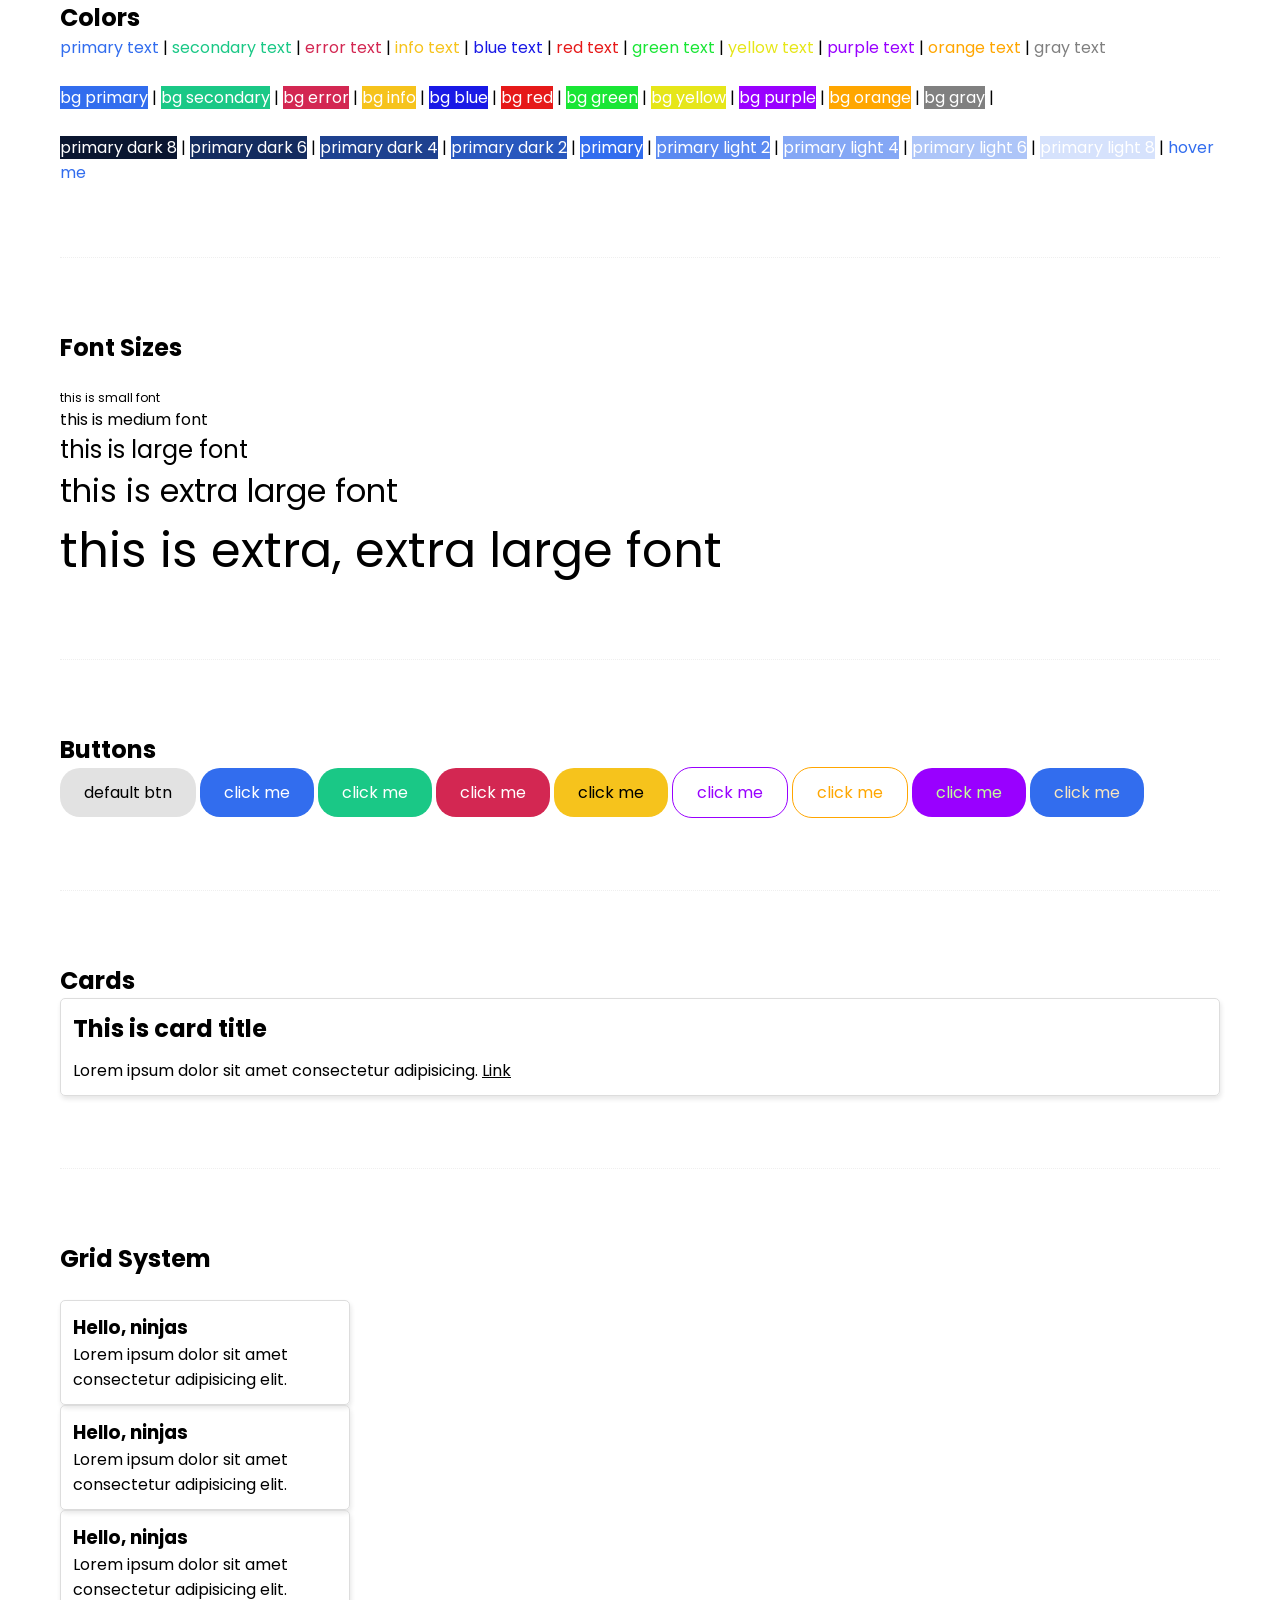
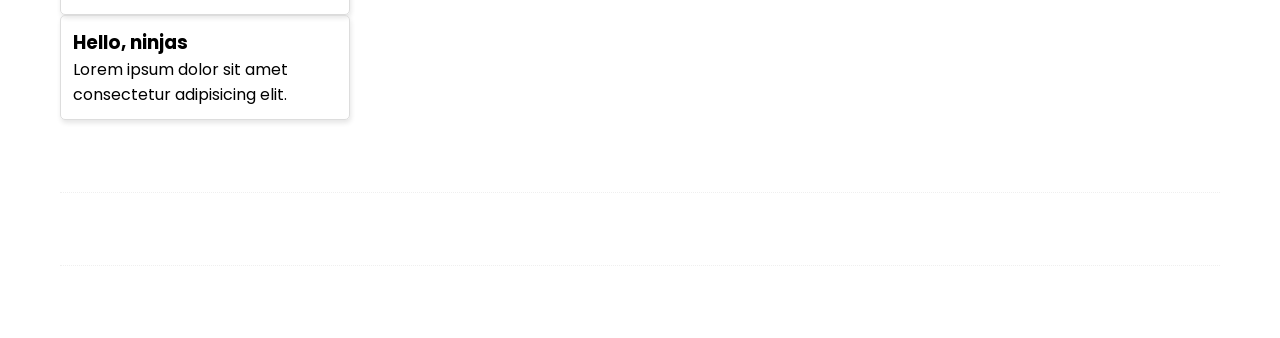
<file: accessibility-grocery-mart/images/Complete SASS.html>
<!-- saved from url=(0043)http://127.0.0.1:5500/lesson-16/index.html# -->
<html lang="en"><head><meta http-equiv="Content-Type" content="text/html; charset=UTF-8">
    
    <meta http-equiv="X-UA-Compatible" content="IE=edge">
    <meta name="viewport" content="width=device-width, initial-scale=1.0">
    <link rel="stylesheet" href="./Complete SASS_files/index.css">
    <title>Complete SASS</title>
  </head>
  <body>
    <div class="container">
      <!-- color -->
      <h2>Colors</h2>
      <span class="text-primary">primary text</span> |
      <span class="text-secondary">secondary text</span> |
      <span class="text-error">error text</span> |
      <span class="text-info">info text</span> |
      <span class="text-blue">blue text</span> |
      <span class="text-red">red text</span> |
      <span class="text-green">green text</span> |
      <span class="text-yellow">yellow text</span> |
      <span class="text-purple">purple text</span> |
      <span class="text-orange">orange text</span> |
      <span class="text-gray">gray text</span>

      <br><br>

      <span class="bg-primary text-white">bg primary</span> |
      <span class="bg-secondary text-white">bg secondary</span> |
      <span class="bg-error text-white">bg error</span> |
      <span class="bg-info text-white">bg info</span> |
      <span class="bg-blue text-white">bg blue</span> |
      <span class="bg-red text-white">bg red</span> |
      <span class="bg-green text-white">bg green</span> |
      <span class="bg-yellow text-white">bg yellow</span> |
      <span class="bg-purple text-white">bg purple</span> |
      <span class="bg-orange text-white">bg orange</span> |
      <span class="bg-gray text-white">bg gray</span> |

      <br><br>

      <span class="bg-primary-dark-8 text-white">primary dark 8</span> |
      <span class="bg-primary-dark-6 text-white">primary dark 6</span> |
      <span class="bg-primary-dark-4 text-white">primary dark 4</span> |
      <span class="bg-primary-dark-2 text-white">primary dark 2</span> |
      <span class="bg-primary text-white">primary</span> |
      <span class="bg-primary-light-2 text-white">primary light 2</span> |
      <span class="bg-primary-light-4 text-white">primary light 4</span> |
      <span class="bg-primary-light-6 text-white">primary light 6</span> |
      <span class="bg-primary-light-8 text-white">primary light 8</span> |

      <a href="http://127.0.0.1:5500/lesson-16/index.html#" class="text-primary text-hover-orange-light-1">hover me</a>

      <hr class="mt-4 mb-4">

      <!-- font size -->
      <h2 class="mb-2">Font Sizes</h2>
      <div class="font-sm">this is small font</div>
      <div class="font-md">this is medium font</div>
      <div class="font-lg">this is large font</div>
      <div class="font-xl">this is extra large font</div>
      <div class="font-xxl">this is extra, extra large font</div>

      <hr class="mt-4 mb-4">

      <!-- buttons -->
      <h2>Buttons</h2>
      <a href="http://127.0.0.1:5500/lesson-16/index.html#" class="btn">default btn</a>
      <a href="http://127.0.0.1:5500/lesson-16/index.html#" class="btn-primary text-white">click me</a>
      <a href="http://127.0.0.1:5500/lesson-16/index.html#" class="btn-secondary text-white">click me</a>
      <a href="http://127.0.0.1:5500/lesson-16/index.html#" class="btn-error text-white">click me</a>
      <a href="http://127.0.0.1:5500/lesson-16/index.html#" class="btn-info">click me</a>
      <a href="http://127.0.0.1:5500/lesson-16/index.html#" class="btn-outlined-purple text-purple text-hover-white">click me</a>
      <a href="http://127.0.0.1:5500/lesson-16/index.html#" class="btn-outlined-orange text-orange text-hover-white">click me</a>

      <a href="http://127.0.0.1:5500/lesson-16/index.html#" class="btn-complement-purple">click me</a>
      <a href="http://127.0.0.1:5500/lesson-16/index.html#" class="btn-complement-primary">click me</a>
      <hr class="mt-4 mb-4">

      <!-- cards -->
      <h2>Cards</h2>
      <div class="card">
        <h3 class="card-title">This is card title</h3>
        <p class="card-body">
          Lorem ipsum dolor sit amet consectetur adipisicing.
          <a href="http://127.0.0.1:5500/lesson-16/index.html#">Link</a>
        </p>
      </div>

      <hr class="mt-4 mb-4">

      <!-- grid system -->
      <h2 class="mb-2">Grid System</h2>
      <div class="col-12-xs col-5-sm col-3-xl">
        <div class="card">
          <h3>Hello, ninjas</h3>
          <p class="card-body">
            Lorem ipsum dolor sit amet consectetur adipisicing elit.
          </p>
        </div>
      </div>

      <div class="col-12-xs col-5-sm col-3-xl">
        <div class="card">
          <h3>Hello, ninjas</h3>
          <p class="card-body">
            Lorem ipsum dolor sit amet consectetur adipisicing elit.
          </p>
        </div>
      </div>

      <div class="col-12-xs col-5-sm col-3-xl">
        <div class="card">
          <h3>Hello, ninjas</h3>
          <p class="card-body">
            Lorem ipsum dolor sit amet consectetur adipisicing elit.
          </p>
        </div>
      </div>

      <div class="col-12-xs col-5-sm col-3-xl">
        <div class="card">
          <h3>Hello, ninjas</h3>
          <p class="card-body">
            Lorem ipsum dolor sit amet consectetur adipisicing elit.
          </p>
        </div>
      </div>

      <hr class="mt-4 mb-4">

      <!-- utilities -->

      <hr class="mt-4 mb-4">
    </div>
  <!-- Code injected by live-server -->
<script>
	// <![CDATA[  <-- For SVG support
	if ('WebSocket' in window) {
		(function () {
			function refreshCSS() {
				var sheets = [].slice.call(document.getElementsByTagName("link"));
				var head = document.getElementsByTagName("head")[0];
				for (var i = 0; i < sheets.length; ++i) {
					var elem = sheets[i];
					var parent = elem.parentElement || head;
					parent.removeChild(elem);
					var rel = elem.rel;
					if (elem.href && typeof rel != "string" || rel.length == 0 || rel.toLowerCase() == "stylesheet") {
						var url = elem.href.replace(/(&|\?)_cacheOverride=\d+/, '');
						elem.href = url + (url.indexOf('?') >= 0 ? '&' : '?') + '_cacheOverride=' + (new Date().valueOf());
					}
					parent.appendChild(elem);
				}
			}
			var protocol = window.location.protocol === 'http:' ? 'ws://' : 'wss://';
			var address = protocol + window.location.host + window.location.pathname + '/ws';
			var socket = new WebSocket(address);
			socket.onmessage = function (msg) {
				if (msg.data == 'reload') window.location.reload();
				else if (msg.data == 'refreshcss') refreshCSS();
			};
			if (sessionStorage && !sessionStorage.getItem('IsThisFirstTime_Log_From_LiveServer')) {
				console.log('Live reload enabled.');
				sessionStorage.setItem('IsThisFirstTime_Log_From_LiveServer', true);
			}
		})();
	}
	else {
		console.error('Upgrade your browser. This Browser is NOT supported WebSocket for Live-Reloading.');
	}
	// ]]>
</script>


</body></html>
</file>
<file: accessibility-grocery-mart/css/style.css>
*,
*::before,
*::after {
  box-sizing: border-box;
  margin: 0;
  padding: 0;
}
html {
  font-size: 1rem;
}

body {
  background-color: #333;
  color: whitesmoke;
  min-height: 100vh;
  max-width: 800px;
  margin: 0 auto;
  padding: 1rem;
  border-left: 1px solid aliceblue;
  border-right: 1px solid aliceblue;
}

nav ul {
  display: flex;
}

nav ul li {
  list-style: none;
  padding: 0;
  margin: 0;
}

a:visited {
  color: whitesmoke;
}

ul div {
  border: whitesmoke 1px solid;
  width: 50%;
  margin-bottom: 10px;
}

.w100 {
  max-width: 100%;
  height: auto;
}

.hide-element {
  display: none;
}

.carousel {
  min-height: 310px;
  position: relative;
}

.slide {
  position: absolute;
  list-style-type: none;

  inset: 0;
  opacity: 0;
  transition: 200ms opacity ease-in-out;
  transition-delay: 200ms;
}

.slide > img {
  width: 100%;
  height: 100%;
  object-fit: cover;
  object-position: center;
}

.slide > ul {
  list-style-type: none;
}

.slide[data-active] {
  list-style-type: none;
  z-index: 1;
  opacity: 1;
  transition-delay: 0ms;
}

.carousel-button {
  position: absolute;
  z-index: 2;
  background: none;
  font-size: 2.5rem;
  top: 50%;
  transform: translateY(-50%);
  color: rgba(255, 255, 255, 0.5);
  cursor: pointer;
  border-radius: 0.25rem;
  padding: 0 0.5rem;
  margin: 0px;
  background-color: rgba(0, 0, 0, 0.1);
}

.carousel-button:hover,
.carousel-button:focus {
  color: aliceblue;
  background-color: rgba(0, 0, 0, 0.4);
}

.carousel-button:focus {
  outline: 1px #333 solid;
}

.carousel-button.prev {
  left: 1rem;
}

.carousel-button.next {
  right: 1rem;
}

/* media-scroller */
.coupons {
  max-width: 100%;
  outline: hotpink solid 3px;

  overflow-x: hidden;
}

.media-scroller {
  outline: greenyellow solid 3px;
  list-style-type: none;
  display: grid;
  grid-auto-flow: column;
  grid-auto-columns: minmax(32%, min-content);
  grid-template-rows: min-content;
  grid-auto-rows: min-content;
  gap: 0.5rem;
  padding: 0 2rem 2rem;
  overflow-x: hidden;
  scroll-behavior: smooth;
  /* transform: translateX(-50%); */
  transition: all 0.5s;
}

/* .media-scroller:hover {
  transform: translateX(-650px);
} */

.media-scroller > li {
  border: hotpink solid 3px;
  height: fit-content;
  margin: 0;
  padding: 0;
  border-radius: 0.25em;
}

.media-scroller > li > div {
  border: lightblue solid 3px;
  height: fit-content;
  border-radius: 0.25em;
  width: 100%;
  margin: 0;
  padding: 0;
}

.media-scroller > li > div > dl > dd > figure > img {
  border: rgb(186, 148, 25) solid 3px;
  height: fit-content;

  inline-size: 100%;
  aspect-ratio: 67 / 76;
  object-fit: cover;
  margin: 0;
  padding: 0m;
}

.media-scroller li > div > dl > dd > figure > figcaption {
  /* position: fixed;
  z-index: -250000;
  display: block;
  height: 0;
  width: 0; */
}

.media-scroller li > div > dl > dt:first-child {
  /* position: fixed;
  z-index: -250000;
  display: block;

  height: 0;
  width: 0; */
}

.carousel {
  display: flex;
}

.carousel > ul {
  order: 2;
}

.carousel > .next {
  order: 3;
  margin: 0 0 0 2rem;
  font-size: 2rem;
}

.carousel > .prev {
  margin: 0 2rem 0 0;
  font-size: 2rem;
}
</file>
<file: accessibility-grocery-mart/css/infi.css>
.container {
  width: 20%;
  height: 300px;
  margin: 20px auto;
}

.carousel {
  width: 100%;
  height: 100%;
  border: 2px solid orange;
  border-radius: 3px;
  display: flex;
  justify-content: flex-start;
  position: relative;
}
.slider {
  border: 1px solid green;
  display: flex;
  height: 100%;
  width: 500%;
  flex-shrink: 0;
  transform: translateX(-50%);
  transition: all 0.5s;
}

.slider section {
  flex-basis: 20%;
  width: 20%;
  flex-shrink: 0;
  flex: 1;
  display: flex;
  align-items: center;
  justify-content: center;
}

.arrow {
  position: absolute;
  top: 10px;
  cursor: pointer;
}

.arrow.prev {
  left: 10px;
}

.arrow.next {
  right: 10px;
}
</file>
<file: accessibility-grocery-mart/images/Complete SASS_files/index.css>
@import url("https://fonts.googleapis.com/css2?family=Poppins:ital,wght@0,100;0,200;0,300;0,400;0,500;0,600;0,700;0,800;0,900;1,100;1,200;1,300;1,400;1,500;1,600;1,700;1,800;1,900&display=swap");
/* reset styles */
* {
  color: inherit;
  margin: 0;
}

body {
  font-family: Poppins;
}

ul {
  padding: 0;
  list-style-type: none;
}

a {
  text-decoration: none;
}

hr {
  border: 0;
  border-top: 1px dotted #efefef;
}

img {
  max-width: 100%;
}

@media (min-width: 0) {
  .responsive-test {
    color: red;
  }
}
@media (min-width: 480px) {
  .responsive-test {
    color: blue;
  }
}
@media (min-width: 720px) {
  .responsive-test {
    color: green;
  }
}
@media (min-width: 960px) {
  .responsive-test {
    color: purple;
  }
}
@media (min-width: 1200px) {
  .responsive-test {
    color: orange;
  }
}
@media (min-width: 1400px) {
  .responsive-test {
    color: pink;
  }
}

.container {
  width: 100%;
  max-width: 1200px;
  margin: 0 auto;
  padding: 0 20px;
  box-sizing: border-box;
}

.row {
  display: flex;
  flex-flow: row wrap;
}

@media (min-width: 0) {
  .col-1-xs {
    box-sizing: border-box;
    flex-grow: 0;
    width: 8.3333333333%;
  }
  .col-2-xs {
    box-sizing: border-box;
    flex-grow: 0;
    width: 16.6666666667%;
  }
  .col-3-xs {
    box-sizing: border-box;
    flex-grow: 0;
    width: 25%;
  }
  .col-4-xs {
    box-sizing: border-box;
    flex-grow: 0;
    width: 33.3333333333%;
  }
  .col-5-xs {
    box-sizing: border-box;
    flex-grow: 0;
    width: 41.6666666667%;
  }
  .col-6-xs {
    box-sizing: border-box;
    flex-grow: 0;
    width: 50%;
  }
  .col-7-xs {
    box-sizing: border-box;
    flex-grow: 0;
    width: 58.3333333333%;
  }
  .col-8-xs {
    box-sizing: border-box;
    flex-grow: 0;
    width: 66.6666666667%;
  }
  .col-9-xs {
    box-sizing: border-box;
    flex-grow: 0;
    width: 75%;
  }
  .col-10-xs {
    box-sizing: border-box;
    flex-grow: 0;
    width: 83.3333333333%;
  }
  .col-11-xs {
    box-sizing: border-box;
    flex-grow: 0;
    width: 91.6666666667%;
  }
  .col-12-xs {
    box-sizing: border-box;
    flex-grow: 0;
    width: 100%;
  }
}
@media (min-width: 480px) {
  .col-1-sm {
    box-sizing: border-box;
    flex-grow: 0;
    width: 8.3333333333%;
  }
  .col-2-sm {
    box-sizing: border-box;
    flex-grow: 0;
    width: 16.6666666667%;
  }
  .col-3-sm {
    box-sizing: border-box;
    flex-grow: 0;
    width: 25%;
  }
  .col-4-sm {
    box-sizing: border-box;
    flex-grow: 0;
    width: 33.3333333333%;
  }
  .col-5-sm {
    box-sizing: border-box;
    flex-grow: 0;
    width: 41.6666666667%;
  }
  .col-6-sm {
    box-sizing: border-box;
    flex-grow: 0;
    width: 50%;
  }
  .col-7-sm {
    box-sizing: border-box;
    flex-grow: 0;
    width: 58.3333333333%;
  }
  .col-8-sm {
    box-sizing: border-box;
    flex-grow: 0;
    width: 66.6666666667%;
  }
  .col-9-sm {
    box-sizing: border-box;
    flex-grow: 0;
    width: 75%;
  }
  .col-10-sm {
    box-sizing: border-box;
    flex-grow: 0;
    width: 83.3333333333%;
  }
  .col-11-sm {
    box-sizing: border-box;
    flex-grow: 0;
    width: 91.6666666667%;
  }
  .col-12-sm {
    box-sizing: border-box;
    flex-grow: 0;
    width: 100%;
  }
}
@media (min-width: 720px) {
  .col-1-md {
    box-sizing: border-box;
    flex-grow: 0;
    width: 8.3333333333%;
  }
  .col-2-md {
    box-sizing: border-box;
    flex-grow: 0;
    width: 16.6666666667%;
  }
  .col-3-md {
    box-sizing: border-box;
    flex-grow: 0;
    width: 25%;
  }
  .col-4-md {
    box-sizing: border-box;
    flex-grow: 0;
    width: 33.3333333333%;
  }
  .col-5-md {
    box-sizing: border-box;
    flex-grow: 0;
    width: 41.6666666667%;
  }
  .col-6-md {
    box-sizing: border-box;
    flex-grow: 0;
    width: 50%;
  }
  .col-7-md {
    box-sizing: border-box;
    flex-grow: 0;
    width: 58.3333333333%;
  }
  .col-8-md {
    box-sizing: border-box;
    flex-grow: 0;
    width: 66.6666666667%;
  }
  .col-9-md {
    box-sizing: border-box;
    flex-grow: 0;
    width: 75%;
  }
  .col-10-md {
    box-sizing: border-box;
    flex-grow: 0;
    width: 83.3333333333%;
  }
  .col-11-md {
    box-sizing: border-box;
    flex-grow: 0;
    width: 91.6666666667%;
  }
  .col-12-md {
    box-sizing: border-box;
    flex-grow: 0;
    width: 100%;
  }
}
@media (min-width: 960px) {
  .col-1-lg {
    box-sizing: border-box;
    flex-grow: 0;
    width: 8.3333333333%;
  }
  .col-2-lg {
    box-sizing: border-box;
    flex-grow: 0;
    width: 16.6666666667%;
  }
  .col-3-lg {
    box-sizing: border-box;
    flex-grow: 0;
    width: 25%;
  }
  .col-4-lg {
    box-sizing: border-box;
    flex-grow: 0;
    width: 33.3333333333%;
  }
  .col-5-lg {
    box-sizing: border-box;
    flex-grow: 0;
    width: 41.6666666667%;
  }
  .col-6-lg {
    box-sizing: border-box;
    flex-grow: 0;
    width: 50%;
  }
  .col-7-lg {
    box-sizing: border-box;
    flex-grow: 0;
    width: 58.3333333333%;
  }
  .col-8-lg {
    box-sizing: border-box;
    flex-grow: 0;
    width: 66.6666666667%;
  }
  .col-9-lg {
    box-sizing: border-box;
    flex-grow: 0;
    width: 75%;
  }
  .col-10-lg {
    box-sizing: border-box;
    flex-grow: 0;
    width: 83.3333333333%;
  }
  .col-11-lg {
    box-sizing: border-box;
    flex-grow: 0;
    width: 91.6666666667%;
  }
  .col-12-lg {
    box-sizing: border-box;
    flex-grow: 0;
    width: 100%;
  }
}
@media (min-width: 1200px) {
  .col-1-xl {
    box-sizing: border-box;
    flex-grow: 0;
    width: 8.3333333333%;
  }
  .col-2-xl {
    box-sizing: border-box;
    flex-grow: 0;
    width: 16.6666666667%;
  }
  .col-3-xl {
    box-sizing: border-box;
    flex-grow: 0;
    width: 25%;
  }
  .col-4-xl {
    box-sizing: border-box;
    flex-grow: 0;
    width: 33.3333333333%;
  }
  .col-5-xl {
    box-sizing: border-box;
    flex-grow: 0;
    width: 41.6666666667%;
  }
  .col-6-xl {
    box-sizing: border-box;
    flex-grow: 0;
    width: 50%;
  }
  .col-7-xl {
    box-sizing: border-box;
    flex-grow: 0;
    width: 58.3333333333%;
  }
  .col-8-xl {
    box-sizing: border-box;
    flex-grow: 0;
    width: 66.6666666667%;
  }
  .col-9-xl {
    box-sizing: border-box;
    flex-grow: 0;
    width: 75%;
  }
  .col-10-xl {
    box-sizing: border-box;
    flex-grow: 0;
    width: 83.3333333333%;
  }
  .col-11-xl {
    box-sizing: border-box;
    flex-grow: 0;
    width: 91.6666666667%;
  }
  .col-12-xl {
    box-sizing: border-box;
    flex-grow: 0;
    width: 100%;
  }
}
.text-primary {
  color: #326dee;
}

.text-hover-primary:hover {
  color: #326dee;
}

.bg-primary {
  background-color: #326dee;
}

.text-primary-light-1 {
  color: #477cf0;
}

.text-hover-primary-light-1:hover {
  color: #477cf0;
}

.bg-primary-light-1 {
  background-color: #477cf0;
}

.text-primary-light-2 {
  color: #5b8af1;
}

.text-hover-primary-light-2:hover {
  color: #5b8af1;
}

.bg-primary-light-2 {
  background-color: #5b8af1;
}

.text-primary-light-3 {
  color: #7099f3;
}

.text-hover-primary-light-3:hover {
  color: #7099f3;
}

.bg-primary-light-3 {
  background-color: #7099f3;
}

.text-primary-light-4 {
  color: #84a7f5;
}

.text-hover-primary-light-4:hover {
  color: #84a7f5;
}

.bg-primary-light-4 {
  background-color: #84a7f5;
}

.text-primary-light-5 {
  color: #99b6f7;
}

.text-hover-primary-light-5:hover {
  color: #99b6f7;
}

.bg-primary-light-5 {
  background-color: #99b6f7;
}

.text-primary-light-6 {
  color: #adc5f8;
}

.text-hover-primary-light-6:hover {
  color: #adc5f8;
}

.bg-primary-light-6 {
  background-color: #adc5f8;
}

.text-primary-light-7 {
  color: #c2d3fa;
}

.text-hover-primary-light-7:hover {
  color: #c2d3fa;
}

.bg-primary-light-7 {
  background-color: #c2d3fa;
}

.text-primary-light-8 {
  color: #d6e2fc;
}

.text-hover-primary-light-8:hover {
  color: #d6e2fc;
}

.bg-primary-light-8 {
  background-color: #d6e2fc;
}

.text-primary-light-9 {
  color: #ebf0fd;
}

.text-hover-primary-light-9:hover {
  color: #ebf0fd;
}

.bg-primary-light-9 {
  background-color: #ebf0fd;
}

.text-primary-dark-1 {
  color: #2d62d6;
}

.text-hover-primary-dark-1:hover {
  color: #2d62d6;
}

.bg-primary-dark-1 {
  background-color: #2d62d6;
}

.text-primary-dark-2 {
  color: #2857be;
}

.text-hover-primary-dark-2:hover {
  color: #2857be;
}

.bg-primary-dark-2 {
  background-color: #2857be;
}

.text-primary-dark-3 {
  color: #234ca7;
}

.text-hover-primary-dark-3:hover {
  color: #234ca7;
}

.bg-primary-dark-3 {
  background-color: #234ca7;
}

.text-primary-dark-4 {
  color: #1e418f;
}

.text-hover-primary-dark-4:hover {
  color: #1e418f;
}

.bg-primary-dark-4 {
  background-color: #1e418f;
}

.text-primary-dark-5 {
  color: #193777;
}

.text-hover-primary-dark-5:hover {
  color: #193777;
}

.bg-primary-dark-5 {
  background-color: #193777;
}

.text-primary-dark-6 {
  color: #142c5f;
}

.text-hover-primary-dark-6:hover {
  color: #142c5f;
}

.bg-primary-dark-6 {
  background-color: #142c5f;
}

.text-primary-dark-7 {
  color: #0f2147;
}

.text-hover-primary-dark-7:hover {
  color: #0f2147;
}

.bg-primary-dark-7 {
  background-color: #0f2147;
}

.text-primary-dark-8 {
  color: #0a1630;
}

.text-hover-primary-dark-8:hover {
  color: #0a1630;
}

.bg-primary-dark-8 {
  background-color: #0a1630;
}

.text-primary-dark-9 {
  color: #050b18;
}

.text-hover-primary-dark-9:hover {
  color: #050b18;
}

.bg-primary-dark-9 {
  background-color: #050b18;
}

.text-secondary {
  color: #1ac886;
}

.text-hover-secondary:hover {
  color: #1ac886;
}

.bg-secondary {
  background-color: #1ac886;
}

.text-secondary-light-1 {
  color: #31ce92;
}

.text-hover-secondary-light-1:hover {
  color: #31ce92;
}

.bg-secondary-light-1 {
  background-color: #31ce92;
}

.text-secondary-light-2 {
  color: #48d39e;
}

.text-hover-secondary-light-2:hover {
  color: #48d39e;
}

.bg-secondary-light-2 {
  background-color: #48d39e;
}

.text-secondary-light-3 {
  color: #5fd9aa;
}

.text-hover-secondary-light-3:hover {
  color: #5fd9aa;
}

.bg-secondary-light-3 {
  background-color: #5fd9aa;
}

.text-secondary-light-4 {
  color: #76deb6;
}

.text-hover-secondary-light-4:hover {
  color: #76deb6;
}

.bg-secondary-light-4 {
  background-color: #76deb6;
}

.text-secondary-light-5 {
  color: #8de4c3;
}

.text-hover-secondary-light-5:hover {
  color: #8de4c3;
}

.bg-secondary-light-5 {
  background-color: #8de4c3;
}

.text-secondary-light-6 {
  color: #a3e9cf;
}

.text-hover-secondary-light-6:hover {
  color: #a3e9cf;
}

.bg-secondary-light-6 {
  background-color: #a3e9cf;
}

.text-secondary-light-7 {
  color: #baefdb;
}

.text-hover-secondary-light-7:hover {
  color: #baefdb;
}

.bg-secondary-light-7 {
  background-color: #baefdb;
}

.text-secondary-light-8 {
  color: #d1f4e7;
}

.text-hover-secondary-light-8:hover {
  color: #d1f4e7;
}

.bg-secondary-light-8 {
  background-color: #d1f4e7;
}

.text-secondary-light-9 {
  color: #e8faf3;
}

.text-hover-secondary-light-9:hover {
  color: #e8faf3;
}

.bg-secondary-light-9 {
  background-color: #e8faf3;
}

.text-secondary-dark-1 {
  color: #17b479;
}

.text-hover-secondary-dark-1:hover {
  color: #17b479;
}

.bg-secondary-dark-1 {
  background-color: #17b479;
}

.text-secondary-dark-2 {
  color: #15a06b;
}

.text-hover-secondary-dark-2:hover {
  color: #15a06b;
}

.bg-secondary-dark-2 {
  background-color: #15a06b;
}

.text-secondary-dark-3 {
  color: #128c5e;
}

.text-hover-secondary-dark-3:hover {
  color: #128c5e;
}

.bg-secondary-dark-3 {
  background-color: #128c5e;
}

.text-secondary-dark-4 {
  color: #107850;
}

.text-hover-secondary-dark-4:hover {
  color: #107850;
}

.bg-secondary-dark-4 {
  background-color: #107850;
}

.text-secondary-dark-5 {
  color: #0d6443;
}

.text-hover-secondary-dark-5:hover {
  color: #0d6443;
}

.bg-secondary-dark-5 {
  background-color: #0d6443;
}

.text-secondary-dark-6 {
  color: #0a5036;
}

.text-hover-secondary-dark-6:hover {
  color: #0a5036;
}

.bg-secondary-dark-6 {
  background-color: #0a5036;
}

.text-secondary-dark-7 {
  color: #083c28;
}

.text-hover-secondary-dark-7:hover {
  color: #083c28;
}

.bg-secondary-dark-7 {
  background-color: #083c28;
}

.text-secondary-dark-8 {
  color: #05281b;
}

.text-hover-secondary-dark-8:hover {
  color: #05281b;
}

.bg-secondary-dark-8 {
  background-color: #05281b;
}

.text-secondary-dark-9 {
  color: #03140d;
}

.text-hover-secondary-dark-9:hover {
  color: #03140d;
}

.bg-secondary-dark-9 {
  background-color: #03140d;
}

.text-error {
  color: #d32752;
}

.text-hover-error:hover {
  color: #d32752;
}

.bg-error {
  background-color: #d32752;
}

.text-error-light-1 {
  color: #d73d63;
}

.text-hover-error-light-1:hover {
  color: #d73d63;
}

.bg-error-light-1 {
  background-color: #d73d63;
}

.text-error-light-2 {
  color: #dc5275;
}

.text-hover-error-light-2:hover {
  color: #dc5275;
}

.bg-error-light-2 {
  background-color: #dc5275;
}

.text-error-light-3 {
  color: #e06886;
}

.text-hover-error-light-3:hover {
  color: #e06886;
}

.bg-error-light-3 {
  background-color: #e06886;
}

.text-error-light-4 {
  color: #e57d97;
}

.text-hover-error-light-4:hover {
  color: #e57d97;
}

.bg-error-light-4 {
  background-color: #e57d97;
}

.text-error-light-5 {
  color: #e993a9;
}

.text-hover-error-light-5:hover {
  color: #e993a9;
}

.bg-error-light-5 {
  background-color: #e993a9;
}

.text-error-light-6 {
  color: #eda9ba;
}

.text-hover-error-light-6:hover {
  color: #eda9ba;
}

.bg-error-light-6 {
  background-color: #eda9ba;
}

.text-error-light-7 {
  color: #f2becb;
}

.text-hover-error-light-7:hover {
  color: #f2becb;
}

.bg-error-light-7 {
  background-color: #f2becb;
}

.text-error-light-8 {
  color: #f6d4dc;
}

.text-hover-error-light-8:hover {
  color: #f6d4dc;
}

.bg-error-light-8 {
  background-color: #f6d4dc;
}

.text-error-light-9 {
  color: #fbe9ee;
}

.text-hover-error-light-9:hover {
  color: #fbe9ee;
}

.bg-error-light-9 {
  background-color: #fbe9ee;
}

.text-error-dark-1 {
  color: #be234a;
}

.text-hover-error-dark-1:hover {
  color: #be234a;
}

.bg-error-dark-1 {
  background-color: #be234a;
}

.text-error-dark-2 {
  color: #a91f42;
}

.text-hover-error-dark-2:hover {
  color: #a91f42;
}

.bg-error-dark-2 {
  background-color: #a91f42;
}

.text-error-dark-3 {
  color: #941b39;
}

.text-hover-error-dark-3:hover {
  color: #941b39;
}

.bg-error-dark-3 {
  background-color: #941b39;
}

.text-error-dark-4 {
  color: #7f1731;
}

.text-hover-error-dark-4:hover {
  color: #7f1731;
}

.bg-error-dark-4 {
  background-color: #7f1731;
}

.text-error-dark-5 {
  color: #6a1429;
}

.text-hover-error-dark-5:hover {
  color: #6a1429;
}

.bg-error-dark-5 {
  background-color: #6a1429;
}

.text-error-dark-6 {
  color: #541021;
}

.text-hover-error-dark-6:hover {
  color: #541021;
}

.bg-error-dark-6 {
  background-color: #541021;
}

.text-error-dark-7 {
  color: #3f0c19;
}

.text-hover-error-dark-7:hover {
  color: #3f0c19;
}

.bg-error-dark-7 {
  background-color: #3f0c19;
}

.text-error-dark-8 {
  color: #2a0810;
}

.text-hover-error-dark-8:hover {
  color: #2a0810;
}

.bg-error-dark-8 {
  background-color: #2a0810;
}

.text-error-dark-9 {
  color: #150408;
}

.text-hover-error-dark-9:hover {
  color: #150408;
}

.bg-error-dark-9 {
  background-color: #150408;
}

.text-info {
  color: #f6c31c;
}

.text-hover-info:hover {
  color: #f6c31c;
}

.bg-info {
  background-color: #f6c31c;
}

.text-info-light-1 {
  color: #f7c933;
}

.text-hover-info-light-1:hover {
  color: #f7c933;
}

.bg-info-light-1 {
  background-color: #f7c933;
}

.text-info-light-2 {
  color: #f8cf49;
}

.text-hover-info-light-2:hover {
  color: #f8cf49;
}

.bg-info-light-2 {
  background-color: #f8cf49;
}

.text-info-light-3 {
  color: #f9d560;
}

.text-hover-info-light-3:hover {
  color: #f9d560;
}

.bg-info-light-3 {
  background-color: #f9d560;
}

.text-info-light-4 {
  color: #fadb77;
}

.text-hover-info-light-4:hover {
  color: #fadb77;
}

.bg-info-light-4 {
  background-color: #fadb77;
}

.text-info-light-5 {
  color: #fbe18e;
}

.text-hover-info-light-5:hover {
  color: #fbe18e;
}

.bg-info-light-5 {
  background-color: #fbe18e;
}

.text-info-light-6 {
  color: #fbe7a4;
}

.text-hover-info-light-6:hover {
  color: #fbe7a4;
}

.bg-info-light-6 {
  background-color: #fbe7a4;
}

.text-info-light-7 {
  color: #fcedbb;
}

.text-hover-info-light-7:hover {
  color: #fcedbb;
}

.bg-info-light-7 {
  background-color: #fcedbb;
}

.text-info-light-8 {
  color: #fdf3d2;
}

.text-hover-info-light-8:hover {
  color: #fdf3d2;
}

.bg-info-light-8 {
  background-color: #fdf3d2;
}

.text-info-light-9 {
  color: #fef9e8;
}

.text-hover-info-light-9:hover {
  color: #fef9e8;
}

.bg-info-light-9 {
  background-color: #fef9e8;
}

.text-info-dark-1 {
  color: #ddb019;
}

.text-hover-info-dark-1:hover {
  color: #ddb019;
}

.bg-info-dark-1 {
  background-color: #ddb019;
}

.text-info-dark-2 {
  color: #c59c16;
}

.text-hover-info-dark-2:hover {
  color: #c59c16;
}

.bg-info-dark-2 {
  background-color: #c59c16;
}

.text-info-dark-3 {
  color: #ac8914;
}

.text-hover-info-dark-3:hover {
  color: #ac8914;
}

.bg-info-dark-3 {
  background-color: #ac8914;
}

.text-info-dark-4 {
  color: #947511;
}

.text-hover-info-dark-4:hover {
  color: #947511;
}

.bg-info-dark-4 {
  background-color: #947511;
}

.text-info-dark-5 {
  color: #7b620e;
}

.text-hover-info-dark-5:hover {
  color: #7b620e;
}

.bg-info-dark-5 {
  background-color: #7b620e;
}

.text-info-dark-6 {
  color: #624e0b;
}

.text-hover-info-dark-6:hover {
  color: #624e0b;
}

.bg-info-dark-6 {
  background-color: #624e0b;
}

.text-info-dark-7 {
  color: #4a3b08;
}

.text-hover-info-dark-7:hover {
  color: #4a3b08;
}

.bg-info-dark-7 {
  background-color: #4a3b08;
}

.text-info-dark-8 {
  color: #312706;
}

.text-hover-info-dark-8:hover {
  color: #312706;
}

.bg-info-dark-8 {
  background-color: #312706;
}

.text-info-dark-9 {
  color: #191403;
}

.text-hover-info-dark-9:hover {
  color: #191403;
}

.bg-info-dark-9 {
  background-color: #191403;
}

.text-blue {
  color: #1919e6;
}

.text-hover-blue:hover {
  color: #1919e6;
}

.bg-blue {
  background-color: #1919e6;
}

.text-blue-light-1 {
  color: #3030e9;
}

.text-hover-blue-light-1:hover {
  color: #3030e9;
}

.bg-blue-light-1 {
  background-color: #3030e9;
}

.text-blue-light-2 {
  color: #4747eb;
}

.text-hover-blue-light-2:hover {
  color: #4747eb;
}

.bg-blue-light-2 {
  background-color: #4747eb;
}

.text-blue-light-3 {
  color: #5e5eee;
}

.text-hover-blue-light-3:hover {
  color: #5e5eee;
}

.bg-blue-light-3 {
  background-color: #5e5eee;
}

.text-blue-light-4 {
  color: #7575f0;
}

.text-hover-blue-light-4:hover {
  color: #7575f0;
}

.bg-blue-light-4 {
  background-color: #7575f0;
}

.text-blue-light-5 {
  color: #8c8cf3;
}

.text-hover-blue-light-5:hover {
  color: #8c8cf3;
}

.bg-blue-light-5 {
  background-color: #8c8cf3;
}

.text-blue-light-6 {
  color: #a3a3f5;
}

.text-hover-blue-light-6:hover {
  color: #a3a3f5;
}

.bg-blue-light-6 {
  background-color: #a3a3f5;
}

.text-blue-light-7 {
  color: #babaf8;
}

.text-hover-blue-light-7:hover {
  color: #babaf8;
}

.bg-blue-light-7 {
  background-color: #babaf8;
}

.text-blue-light-8 {
  color: #d1d1fa;
}

.text-hover-blue-light-8:hover {
  color: #d1d1fa;
}

.bg-blue-light-8 {
  background-color: #d1d1fa;
}

.text-blue-light-9 {
  color: #e8e8fd;
}

.text-hover-blue-light-9:hover {
  color: #e8e8fd;
}

.bg-blue-light-9 {
  background-color: #e8e8fd;
}

.text-blue-dark-1 {
  color: #1717cf;
}

.text-hover-blue-dark-1:hover {
  color: #1717cf;
}

.bg-blue-dark-1 {
  background-color: #1717cf;
}

.text-blue-dark-2 {
  color: #1414b8;
}

.text-hover-blue-dark-2:hover {
  color: #1414b8;
}

.bg-blue-dark-2 {
  background-color: #1414b8;
}

.text-blue-dark-3 {
  color: #1212a1;
}

.text-hover-blue-dark-3:hover {
  color: #1212a1;
}

.bg-blue-dark-3 {
  background-color: #1212a1;
}

.text-blue-dark-4 {
  color: #0f0f8a;
}

.text-hover-blue-dark-4:hover {
  color: #0f0f8a;
}

.bg-blue-dark-4 {
  background-color: #0f0f8a;
}

.text-blue-dark-5 {
  color: #0d0d73;
}

.text-hover-blue-dark-5:hover {
  color: #0d0d73;
}

.bg-blue-dark-5 {
  background-color: #0d0d73;
}

.text-blue-dark-6 {
  color: #0a0a5c;
}

.text-hover-blue-dark-6:hover {
  color: #0a0a5c;
}

.bg-blue-dark-6 {
  background-color: #0a0a5c;
}

.text-blue-dark-7 {
  color: #080845;
}

.text-hover-blue-dark-7:hover {
  color: #080845;
}

.bg-blue-dark-7 {
  background-color: #080845;
}

.text-blue-dark-8 {
  color: #05052e;
}

.text-hover-blue-dark-8:hover {
  color: #05052e;
}

.bg-blue-dark-8 {
  background-color: #05052e;
}

.text-blue-dark-9 {
  color: #030317;
}

.text-hover-blue-dark-9:hover {
  color: #030317;
}

.bg-blue-dark-9 {
  background-color: #030317;
}

.text-red {
  color: #e61919;
}

.text-hover-red:hover {
  color: #e61919;
}

.bg-red {
  background-color: #e61919;
}

.text-red-light-1 {
  color: #e93030;
}

.text-hover-red-light-1:hover {
  color: #e93030;
}

.bg-red-light-1 {
  background-color: #e93030;
}

.text-red-light-2 {
  color: #eb4747;
}

.text-hover-red-light-2:hover {
  color: #eb4747;
}

.bg-red-light-2 {
  background-color: #eb4747;
}

.text-red-light-3 {
  color: #ee5e5e;
}

.text-hover-red-light-3:hover {
  color: #ee5e5e;
}

.bg-red-light-3 {
  background-color: #ee5e5e;
}

.text-red-light-4 {
  color: #f07575;
}

.text-hover-red-light-4:hover {
  color: #f07575;
}

.bg-red-light-4 {
  background-color: #f07575;
}

.text-red-light-5 {
  color: #f38c8c;
}

.text-hover-red-light-5:hover {
  color: #f38c8c;
}

.bg-red-light-5 {
  background-color: #f38c8c;
}

.text-red-light-6 {
  color: #f5a3a3;
}

.text-hover-red-light-6:hover {
  color: #f5a3a3;
}

.bg-red-light-6 {
  background-color: #f5a3a3;
}

.text-red-light-7 {
  color: #f8baba;
}

.text-hover-red-light-7:hover {
  color: #f8baba;
}

.bg-red-light-7 {
  background-color: #f8baba;
}

.text-red-light-8 {
  color: #fad1d1;
}

.text-hover-red-light-8:hover {
  color: #fad1d1;
}

.bg-red-light-8 {
  background-color: #fad1d1;
}

.text-red-light-9 {
  color: #fde8e8;
}

.text-hover-red-light-9:hover {
  color: #fde8e8;
}

.bg-red-light-9 {
  background-color: #fde8e8;
}

.text-red-dark-1 {
  color: #cf1717;
}

.text-hover-red-dark-1:hover {
  color: #cf1717;
}

.bg-red-dark-1 {
  background-color: #cf1717;
}

.text-red-dark-2 {
  color: #b81414;
}

.text-hover-red-dark-2:hover {
  color: #b81414;
}

.bg-red-dark-2 {
  background-color: #b81414;
}

.text-red-dark-3 {
  color: #a11212;
}

.text-hover-red-dark-3:hover {
  color: #a11212;
}

.bg-red-dark-3 {
  background-color: #a11212;
}

.text-red-dark-4 {
  color: #8a0f0f;
}

.text-hover-red-dark-4:hover {
  color: #8a0f0f;
}

.bg-red-dark-4 {
  background-color: #8a0f0f;
}

.text-red-dark-5 {
  color: #730d0d;
}

.text-hover-red-dark-5:hover {
  color: #730d0d;
}

.bg-red-dark-5 {
  background-color: #730d0d;
}

.text-red-dark-6 {
  color: #5c0a0a;
}

.text-hover-red-dark-6:hover {
  color: #5c0a0a;
}

.bg-red-dark-6 {
  background-color: #5c0a0a;
}

.text-red-dark-7 {
  color: #450808;
}

.text-hover-red-dark-7:hover {
  color: #450808;
}

.bg-red-dark-7 {
  background-color: #450808;
}

.text-red-dark-8 {
  color: #2e0505;
}

.text-hover-red-dark-8:hover {
  color: #2e0505;
}

.bg-red-dark-8 {
  background-color: #2e0505;
}

.text-red-dark-9 {
  color: #170303;
}

.text-hover-red-dark-9:hover {
  color: #170303;
}

.bg-red-dark-9 {
  background-color: #170303;
}

.text-yellow {
  color: #e6e619;
}

.text-hover-yellow:hover {
  color: #e6e619;
}

.bg-yellow {
  background-color: #e6e619;
}

.text-yellow-light-1 {
  color: #e9e930;
}

.text-hover-yellow-light-1:hover {
  color: #e9e930;
}

.bg-yellow-light-1 {
  background-color: #e9e930;
}

.text-yellow-light-2 {
  color: #ebeb47;
}

.text-hover-yellow-light-2:hover {
  color: #ebeb47;
}

.bg-yellow-light-2 {
  background-color: #ebeb47;
}

.text-yellow-light-3 {
  color: #eeee5e;
}

.text-hover-yellow-light-3:hover {
  color: #eeee5e;
}

.bg-yellow-light-3 {
  background-color: #eeee5e;
}

.text-yellow-light-4 {
  color: #f0f075;
}

.text-hover-yellow-light-4:hover {
  color: #f0f075;
}

.bg-yellow-light-4 {
  background-color: #f0f075;
}

.text-yellow-light-5 {
  color: #f3f38c;
}

.text-hover-yellow-light-5:hover {
  color: #f3f38c;
}

.bg-yellow-light-5 {
  background-color: #f3f38c;
}

.text-yellow-light-6 {
  color: #f5f5a3;
}

.text-hover-yellow-light-6:hover {
  color: #f5f5a3;
}

.bg-yellow-light-6 {
  background-color: #f5f5a3;
}

.text-yellow-light-7 {
  color: #f8f8ba;
}

.text-hover-yellow-light-7:hover {
  color: #f8f8ba;
}

.bg-yellow-light-7 {
  background-color: #f8f8ba;
}

.text-yellow-light-8 {
  color: #fafad1;
}

.text-hover-yellow-light-8:hover {
  color: #fafad1;
}

.bg-yellow-light-8 {
  background-color: #fafad1;
}

.text-yellow-light-9 {
  color: #fdfde8;
}

.text-hover-yellow-light-9:hover {
  color: #fdfde8;
}

.bg-yellow-light-9 {
  background-color: #fdfde8;
}

.text-yellow-dark-1 {
  color: #cfcf17;
}

.text-hover-yellow-dark-1:hover {
  color: #cfcf17;
}

.bg-yellow-dark-1 {
  background-color: #cfcf17;
}

.text-yellow-dark-2 {
  color: #b8b814;
}

.text-hover-yellow-dark-2:hover {
  color: #b8b814;
}

.bg-yellow-dark-2 {
  background-color: #b8b814;
}

.text-yellow-dark-3 {
  color: #a1a112;
}

.text-hover-yellow-dark-3:hover {
  color: #a1a112;
}

.bg-yellow-dark-3 {
  background-color: #a1a112;
}

.text-yellow-dark-4 {
  color: #8a8a0f;
}

.text-hover-yellow-dark-4:hover {
  color: #8a8a0f;
}

.bg-yellow-dark-4 {
  background-color: #8a8a0f;
}

.text-yellow-dark-5 {
  color: #73730d;
}

.text-hover-yellow-dark-5:hover {
  color: #73730d;
}

.bg-yellow-dark-5 {
  background-color: #73730d;
}

.text-yellow-dark-6 {
  color: #5c5c0a;
}

.text-hover-yellow-dark-6:hover {
  color: #5c5c0a;
}

.bg-yellow-dark-6 {
  background-color: #5c5c0a;
}

.text-yellow-dark-7 {
  color: #454508;
}

.text-hover-yellow-dark-7:hover {
  color: #454508;
}

.bg-yellow-dark-7 {
  background-color: #454508;
}

.text-yellow-dark-8 {
  color: #2e2e05;
}

.text-hover-yellow-dark-8:hover {
  color: #2e2e05;
}

.bg-yellow-dark-8 {
  background-color: #2e2e05;
}

.text-yellow-dark-9 {
  color: #171703;
}

.text-hover-yellow-dark-9:hover {
  color: #171703;
}

.bg-yellow-dark-9 {
  background-color: #171703;
}

.text-green {
  color: #19e635;
}

.text-hover-green:hover {
  color: #19e635;
}

.bg-green {
  background-color: #19e635;
}

.text-green-light-1 {
  color: #30e949;
}

.text-hover-green-light-1:hover {
  color: #30e949;
}

.bg-green-light-1 {
  background-color: #30e949;
}

.text-green-light-2 {
  color: #47eb5d;
}

.text-hover-green-light-2:hover {
  color: #47eb5d;
}

.bg-green-light-2 {
  background-color: #47eb5d;
}

.text-green-light-3 {
  color: #5eee72;
}

.text-hover-green-light-3:hover {
  color: #5eee72;
}

.bg-green-light-3 {
  background-color: #5eee72;
}

.text-green-light-4 {
  color: #75f086;
}

.text-hover-green-light-4:hover {
  color: #75f086;
}

.bg-green-light-4 {
  background-color: #75f086;
}

.text-green-light-5 {
  color: #8cf39a;
}

.text-hover-green-light-5:hover {
  color: #8cf39a;
}

.bg-green-light-5 {
  background-color: #8cf39a;
}

.text-green-light-6 {
  color: #a3f5ae;
}

.text-hover-green-light-6:hover {
  color: #a3f5ae;
}

.bg-green-light-6 {
  background-color: #a3f5ae;
}

.text-green-light-7 {
  color: #baf8c2;
}

.text-hover-green-light-7:hover {
  color: #baf8c2;
}

.bg-green-light-7 {
  background-color: #baf8c2;
}

.text-green-light-8 {
  color: #d1fad7;
}

.text-hover-green-light-8:hover {
  color: #d1fad7;
}

.bg-green-light-8 {
  background-color: #d1fad7;
}

.text-green-light-9 {
  color: #e8fdeb;
}

.text-hover-green-light-9:hover {
  color: #e8fdeb;
}

.bg-green-light-9 {
  background-color: #e8fdeb;
}

.text-green-dark-1 {
  color: #17cf30;
}

.text-hover-green-dark-1:hover {
  color: #17cf30;
}

.bg-green-dark-1 {
  background-color: #17cf30;
}

.text-green-dark-2 {
  color: #14b82a;
}

.text-hover-green-dark-2:hover {
  color: #14b82a;
}

.bg-green-dark-2 {
  background-color: #14b82a;
}

.text-green-dark-3 {
  color: #12a125;
}

.text-hover-green-dark-3:hover {
  color: #12a125;
}

.bg-green-dark-3 {
  background-color: #12a125;
}

.text-green-dark-4 {
  color: #0f8a20;
}

.text-hover-green-dark-4:hover {
  color: #0f8a20;
}

.bg-green-dark-4 {
  background-color: #0f8a20;
}

.text-green-dark-5 {
  color: #0d731b;
}

.text-hover-green-dark-5:hover {
  color: #0d731b;
}

.bg-green-dark-5 {
  background-color: #0d731b;
}

.text-green-dark-6 {
  color: #0a5c15;
}

.text-hover-green-dark-6:hover {
  color: #0a5c15;
}

.bg-green-dark-6 {
  background-color: #0a5c15;
}

.text-green-dark-7 {
  color: #084510;
}

.text-hover-green-dark-7:hover {
  color: #084510;
}

.bg-green-dark-7 {
  background-color: #084510;
}

.text-green-dark-8 {
  color: #052e0b;
}

.text-hover-green-dark-8:hover {
  color: #052e0b;
}

.bg-green-dark-8 {
  background-color: #052e0b;
}

.text-green-dark-9 {
  color: #031705;
}

.text-hover-green-dark-9:hover {
  color: #031705;
}

.bg-green-dark-9 {
  background-color: #031705;
}

.text-orange {
  color: #ffa600;
}

.text-hover-orange:hover {
  color: #ffa600;
}

.bg-orange {
  background-color: #ffa600;
}

.text-orange-light-1 {
  color: #ffaf1a;
}

.text-hover-orange-light-1:hover {
  color: #ffaf1a;
}

.bg-orange-light-1 {
  background-color: #ffaf1a;
}

.text-orange-light-2 {
  color: #ffb833;
}

.text-hover-orange-light-2:hover {
  color: #ffb833;
}

.bg-orange-light-2 {
  background-color: #ffb833;
}

.text-orange-light-3 {
  color: #ffc14d;
}

.text-hover-orange-light-3:hover {
  color: #ffc14d;
}

.bg-orange-light-3 {
  background-color: #ffc14d;
}

.text-orange-light-4 {
  color: #ffca66;
}

.text-hover-orange-light-4:hover {
  color: #ffca66;
}

.bg-orange-light-4 {
  background-color: #ffca66;
}

.text-orange-light-5 {
  color: #ffd380;
}

.text-hover-orange-light-5:hover {
  color: #ffd380;
}

.bg-orange-light-5 {
  background-color: #ffd380;
}

.text-orange-light-6 {
  color: #ffdb99;
}

.text-hover-orange-light-6:hover {
  color: #ffdb99;
}

.bg-orange-light-6 {
  background-color: #ffdb99;
}

.text-orange-light-7 {
  color: #ffe4b3;
}

.text-hover-orange-light-7:hover {
  color: #ffe4b3;
}

.bg-orange-light-7 {
  background-color: #ffe4b3;
}

.text-orange-light-8 {
  color: #ffedcc;
}

.text-hover-orange-light-8:hover {
  color: #ffedcc;
}

.bg-orange-light-8 {
  background-color: #ffedcc;
}

.text-orange-light-9 {
  color: #fff6e6;
}

.text-hover-orange-light-9:hover {
  color: #fff6e6;
}

.bg-orange-light-9 {
  background-color: #fff6e6;
}

.text-orange-dark-1 {
  color: #e69500;
}

.text-hover-orange-dark-1:hover {
  color: #e69500;
}

.bg-orange-dark-1 {
  background-color: #e69500;
}

.text-orange-dark-2 {
  color: #cc8500;
}

.text-hover-orange-dark-2:hover {
  color: #cc8500;
}

.bg-orange-dark-2 {
  background-color: #cc8500;
}

.text-orange-dark-3 {
  color: #b37400;
}

.text-hover-orange-dark-3:hover {
  color: #b37400;
}

.bg-orange-dark-3 {
  background-color: #b37400;
}

.text-orange-dark-4 {
  color: #996400;
}

.text-hover-orange-dark-4:hover {
  color: #996400;
}

.bg-orange-dark-4 {
  background-color: #996400;
}

.text-orange-dark-5 {
  color: #805300;
}

.text-hover-orange-dark-5:hover {
  color: #805300;
}

.bg-orange-dark-5 {
  background-color: #805300;
}

.text-orange-dark-6 {
  color: #664200;
}

.text-hover-orange-dark-6:hover {
  color: #664200;
}

.bg-orange-dark-6 {
  background-color: #664200;
}

.text-orange-dark-7 {
  color: #4d3200;
}

.text-hover-orange-dark-7:hover {
  color: #4d3200;
}

.bg-orange-dark-7 {
  background-color: #4d3200;
}

.text-orange-dark-8 {
  color: #332100;
}

.text-hover-orange-dark-8:hover {
  color: #332100;
}

.bg-orange-dark-8 {
  background-color: #332100;
}

.text-orange-dark-9 {
  color: #1a1100;
}

.text-hover-orange-dark-9:hover {
  color: #1a1100;
}

.bg-orange-dark-9 {
  background-color: #1a1100;
}

.text-purple {
  color: #9900ff;
}

.text-hover-purple:hover {
  color: #9900ff;
}

.bg-purple {
  background-color: #9900ff;
}

.text-purple-light-1 {
  color: #a31aff;
}

.text-hover-purple-light-1:hover {
  color: #a31aff;
}

.bg-purple-light-1 {
  background-color: #a31aff;
}

.text-purple-light-2 {
  color: #ad33ff;
}

.text-hover-purple-light-2:hover {
  color: #ad33ff;
}

.bg-purple-light-2 {
  background-color: #ad33ff;
}

.text-purple-light-3 {
  color: #b84dff;
}

.text-hover-purple-light-3:hover {
  color: #b84dff;
}

.bg-purple-light-3 {
  background-color: #b84dff;
}

.text-purple-light-4 {
  color: #c266ff;
}

.text-hover-purple-light-4:hover {
  color: #c266ff;
}

.bg-purple-light-4 {
  background-color: #c266ff;
}

.text-purple-light-5 {
  color: #cc80ff;
}

.text-hover-purple-light-5:hover {
  color: #cc80ff;
}

.bg-purple-light-5 {
  background-color: #cc80ff;
}

.text-purple-light-6 {
  color: #d699ff;
}

.text-hover-purple-light-6:hover {
  color: #d699ff;
}

.bg-purple-light-6 {
  background-color: #d699ff;
}

.text-purple-light-7 {
  color: #e0b3ff;
}

.text-hover-purple-light-7:hover {
  color: #e0b3ff;
}

.bg-purple-light-7 {
  background-color: #e0b3ff;
}

.text-purple-light-8 {
  color: #ebccff;
}

.text-hover-purple-light-8:hover {
  color: #ebccff;
}

.bg-purple-light-8 {
  background-color: #ebccff;
}

.text-purple-light-9 {
  color: #f5e6ff;
}

.text-hover-purple-light-9:hover {
  color: #f5e6ff;
}

.bg-purple-light-9 {
  background-color: #f5e6ff;
}

.text-purple-dark-1 {
  color: #8a00e6;
}

.text-hover-purple-dark-1:hover {
  color: #8a00e6;
}

.bg-purple-dark-1 {
  background-color: #8a00e6;
}

.text-purple-dark-2 {
  color: #7a00cc;
}

.text-hover-purple-dark-2:hover {
  color: #7a00cc;
}

.bg-purple-dark-2 {
  background-color: #7a00cc;
}

.text-purple-dark-3 {
  color: #6b00b3;
}

.text-hover-purple-dark-3:hover {
  color: #6b00b3;
}

.bg-purple-dark-3 {
  background-color: #6b00b3;
}

.text-purple-dark-4 {
  color: #5c0099;
}

.text-hover-purple-dark-4:hover {
  color: #5c0099;
}

.bg-purple-dark-4 {
  background-color: #5c0099;
}

.text-purple-dark-5 {
  color: #4d0080;
}

.text-hover-purple-dark-5:hover {
  color: #4d0080;
}

.bg-purple-dark-5 {
  background-color: #4d0080;
}

.text-purple-dark-6 {
  color: #3d0066;
}

.text-hover-purple-dark-6:hover {
  color: #3d0066;
}

.bg-purple-dark-6 {
  background-color: #3d0066;
}

.text-purple-dark-7 {
  color: #2e004d;
}

.text-hover-purple-dark-7:hover {
  color: #2e004d;
}

.bg-purple-dark-7 {
  background-color: #2e004d;
}

.text-purple-dark-8 {
  color: #1f0033;
}

.text-hover-purple-dark-8:hover {
  color: #1f0033;
}

.bg-purple-dark-8 {
  background-color: #1f0033;
}

.text-purple-dark-9 {
  color: #0f001a;
}

.text-hover-purple-dark-9:hover {
  color: #0f001a;
}

.bg-purple-dark-9 {
  background-color: #0f001a;
}

.text-gray {
  color: #808080;
}

.text-hover-gray:hover {
  color: #808080;
}

.bg-gray {
  background-color: #808080;
}

.text-gray-light-1 {
  color: #8d8d8d;
}

.text-hover-gray-light-1:hover {
  color: #8d8d8d;
}

.bg-gray-light-1 {
  background-color: #8d8d8d;
}

.text-gray-light-2 {
  color: #999999;
}

.text-hover-gray-light-2:hover {
  color: #999999;
}

.bg-gray-light-2 {
  background-color: #999999;
}

.text-gray-light-3 {
  color: #a6a6a6;
}

.text-hover-gray-light-3:hover {
  color: #a6a6a6;
}

.bg-gray-light-3 {
  background-color: #a6a6a6;
}

.text-gray-light-4 {
  color: #b3b3b3;
}

.text-hover-gray-light-4:hover {
  color: #b3b3b3;
}

.bg-gray-light-4 {
  background-color: #b3b3b3;
}

.text-gray-light-5 {
  color: silver;
}

.text-hover-gray-light-5:hover {
  color: silver;
}

.bg-gray-light-5 {
  background-color: silver;
}

.text-gray-light-6 {
  color: #cccccc;
}

.text-hover-gray-light-6:hover {
  color: #cccccc;
}

.bg-gray-light-6 {
  background-color: #cccccc;
}

.text-gray-light-7 {
  color: #d9d9d9;
}

.text-hover-gray-light-7:hover {
  color: #d9d9d9;
}

.bg-gray-light-7 {
  background-color: #d9d9d9;
}

.text-gray-light-8 {
  color: #e6e6e6;
}

.text-hover-gray-light-8:hover {
  color: #e6e6e6;
}

.bg-gray-light-8 {
  background-color: #e6e6e6;
}

.text-gray-light-9 {
  color: #f2f2f2;
}

.text-hover-gray-light-9:hover {
  color: #f2f2f2;
}

.bg-gray-light-9 {
  background-color: #f2f2f2;
}

.text-gray-dark-1 {
  color: #737373;
}

.text-hover-gray-dark-1:hover {
  color: #737373;
}

.bg-gray-dark-1 {
  background-color: #737373;
}

.text-gray-dark-2 {
  color: #666666;
}

.text-hover-gray-dark-2:hover {
  color: #666666;
}

.bg-gray-dark-2 {
  background-color: #666666;
}

.text-gray-dark-3 {
  color: #5a5a5a;
}

.text-hover-gray-dark-3:hover {
  color: #5a5a5a;
}

.bg-gray-dark-3 {
  background-color: #5a5a5a;
}

.text-gray-dark-4 {
  color: #4d4d4d;
}

.text-hover-gray-dark-4:hover {
  color: #4d4d4d;
}

.bg-gray-dark-4 {
  background-color: #4d4d4d;
}

.text-gray-dark-5 {
  color: #404040;
}

.text-hover-gray-dark-5:hover {
  color: #404040;
}

.bg-gray-dark-5 {
  background-color: #404040;
}

.text-gray-dark-6 {
  color: #333333;
}

.text-hover-gray-dark-6:hover {
  color: #333333;
}

.bg-gray-dark-6 {
  background-color: #333333;
}

.text-gray-dark-7 {
  color: #262626;
}

.text-hover-gray-dark-7:hover {
  color: #262626;
}

.bg-gray-dark-7 {
  background-color: #262626;
}

.text-gray-dark-8 {
  color: #1a1a1a;
}

.text-hover-gray-dark-8:hover {
  color: #1a1a1a;
}

.bg-gray-dark-8 {
  background-color: #1a1a1a;
}

.text-gray-dark-9 {
  color: #0d0d0d;
}

.text-hover-gray-dark-9:hover {
  color: #0d0d0d;
}

.bg-gray-dark-9 {
  background-color: #0d0d0d;
}

.text-black {
  color: black;
}

.text-hover-black:hover {
  color: black;
}

.bg-black {
  background-color: black;
}

.text-white {
  color: white;
}

.text-hover-white:hover {
  color: white;
}

.bg-white {
  background-color: white;
}

.card {
  display: block;
  padding: 0.75rem;
  border: 1px solid #ddd;
  box-shadow: 1px 3px 5px rgba(0, 0, 0, 0.1);
  border-radius: 5px;
}
.card .card-title {
  font-size: 1.5rem;
  padding-bottom: 0.75rem;
  font-weight: bold;
}
.card .card-body {
  font-size: 1rem;
}
.card .card-body a {
  text-decoration: underline;
}

.btn {
  text-decoration: none;
  cursor: pointer;
  display: inline-block;
  border: 0;
  padding: 0.75rem 1.5rem;
  border-radius: 20px;
  background-color: #e2e2e2;
}

.btn-primary {
  text-decoration: none;
  cursor: pointer;
  display: inline-block;
  border: 0;
  padding: 0.75rem 1.5rem;
  border-radius: 20px;
  background-color: #326dee;
}
.btn-primary:hover {
  background-color: #4a7ef0;
}

.btn-outlined-primary {
  text-decoration: none;
  cursor: pointer;
  display: inline-block;
  border: 0;
  padding: 0.75rem 1.5rem;
  border-radius: 20px;
  background-color: #fff;
  border: 1px solid #326dee;
}
.btn-outlined-primary:hover {
  background-color: #326dee;
}

.btn-complement-primary {
  text-decoration: none;
  cursor: pointer;
  display: inline-block;
  border: 0;
  padding: 0.75rem 1.5rem;
  border-radius: 20px;
  background-color: #326dee;
  color: #fae7bf;
}
.btn-complement-primary:hover {
  color: #326dee;
  background-color: #fae7bf;
}

.btn-secondary {
  text-decoration: none;
  cursor: pointer;
  display: inline-block;
  border: 0;
  padding: 0.75rem 1.5rem;
  border-radius: 20px;
  background-color: #1ac886;
}
.btn-secondary:hover {
  background-color: #1ddf95;
}

.btn-outlined-secondary {
  text-decoration: none;
  cursor: pointer;
  display: inline-block;
  border: 0;
  padding: 0.75rem 1.5rem;
  border-radius: 20px;
  background-color: #fff;
  border: 1px solid #1ac886;
}
.btn-outlined-secondary:hover {
  background-color: #1ac886;
}

.btn-complement-secondary {
  text-decoration: none;
  cursor: pointer;
  display: inline-block;
  border: 0;
  padding: 0.75rem 1.5rem;
  border-radius: 20px;
  background-color: #1ac886;
  color: #f08bb1;
}
.btn-complement-secondary:hover {
  color: #1ac886;
  background-color: #f08bb1;
}

.btn-error {
  text-decoration: none;
  cursor: pointer;
  display: inline-block;
  border: 0;
  padding: 0.75rem 1.5rem;
  border-radius: 20px;
  background-color: #d32752;
}
.btn-error:hover {
  background-color: #da3961;
}

.btn-outlined-error {
  text-decoration: none;
  cursor: pointer;
  display: inline-block;
  border: 0;
  padding: 0.75rem 1.5rem;
  border-radius: 20px;
  background-color: #fff;
  border: 1px solid #d32752;
}
.btn-outlined-error:hover {
  background-color: #d32752;
}

.btn-complement-error {
  text-decoration: none;
  cursor: pointer;
  display: inline-block;
  border: 0;
  padding: 0.75rem 1.5rem;
  border-radius: 20px;
  background-color: #d32752;
  color: #a5eedc;
}
.btn-complement-error:hover {
  color: #d32752;
  background-color: #a5eedc;
}

.btn-info {
  text-decoration: none;
  cursor: pointer;
  display: inline-block;
  border: 0;
  padding: 0.75rem 1.5rem;
  border-radius: 20px;
  background-color: #f6c31c;
}
.btn-info:hover {
  background-color: #f7c935;
}

.btn-outlined-info {
  text-decoration: none;
  cursor: pointer;
  display: inline-block;
  border: 0;
  padding: 0.75rem 1.5rem;
  border-radius: 20px;
  background-color: #fff;
  border: 1px solid #f6c31c;
}
.btn-outlined-info:hover {
  background-color: #f6c31c;
}

.btn-complement-info {
  text-decoration: none;
  cursor: pointer;
  display: inline-block;
  border: 0;
  padding: 0.75rem 1.5rem;
  border-radius: 20px;
  background-color: #f6c31c;
  color: #afc1fc;
}
.btn-complement-info:hover {
  color: #f6c31c;
  background-color: #afc1fc;
}

.btn-blue {
  text-decoration: none;
  cursor: pointer;
  display: inline-block;
  border: 0;
  padding: 0.75rem 1.5rem;
  border-radius: 20px;
  background-color: #1919e6;
}
.btn-blue:hover {
  background-color: #3030e9;
}

.btn-outlined-blue {
  text-decoration: none;
  cursor: pointer;
  display: inline-block;
  border: 0;
  padding: 0.75rem 1.5rem;
  border-radius: 20px;
  background-color: #fff;
  border: 1px solid #1919e6;
}
.btn-outlined-blue:hover {
  background-color: #1919e6;
}

.btn-complement-blue {
  text-decoration: none;
  cursor: pointer;
  display: inline-block;
  border: 0;
  padding: 0.75rem 1.5rem;
  border-radius: 20px;
  background-color: #1919e6;
  color: #f5f5a3;
}
.btn-complement-blue:hover {
  color: #1919e6;
  background-color: #f5f5a3;
}

.btn-red {
  text-decoration: none;
  cursor: pointer;
  display: inline-block;
  border: 0;
  padding: 0.75rem 1.5rem;
  border-radius: 20px;
  background-color: #e61919;
}
.btn-red:hover {
  background-color: #e93030;
}

.btn-outlined-red {
  text-decoration: none;
  cursor: pointer;
  display: inline-block;
  border: 0;
  padding: 0.75rem 1.5rem;
  border-radius: 20px;
  background-color: #fff;
  border: 1px solid #e61919;
}
.btn-outlined-red:hover {
  background-color: #e61919;
}

.btn-complement-red {
  text-decoration: none;
  cursor: pointer;
  display: inline-block;
  border: 0;
  padding: 0.75rem 1.5rem;
  border-radius: 20px;
  background-color: #e61919;
  color: #a3f5f5;
}
.btn-complement-red:hover {
  color: #e61919;
  background-color: #a3f5f5;
}

.btn-yellow {
  text-decoration: none;
  cursor: pointer;
  display: inline-block;
  border: 0;
  padding: 0.75rem 1.5rem;
  border-radius: 20px;
  background-color: #e6e619;
}
.btn-yellow:hover {
  background-color: #e9e930;
}

.btn-outlined-yellow {
  text-decoration: none;
  cursor: pointer;
  display: inline-block;
  border: 0;
  padding: 0.75rem 1.5rem;
  border-radius: 20px;
  background-color: #fff;
  border: 1px solid #e6e619;
}
.btn-outlined-yellow:hover {
  background-color: #e6e619;
}

.btn-complement-yellow {
  text-decoration: none;
  cursor: pointer;
  display: inline-block;
  border: 0;
  padding: 0.75rem 1.5rem;
  border-radius: 20px;
  background-color: #e6e619;
  color: #a3a3f5;
}
.btn-complement-yellow:hover {
  color: #e6e619;
  background-color: #a3a3f5;
}

.btn-green {
  text-decoration: none;
  cursor: pointer;
  display: inline-block;
  border: 0;
  padding: 0.75rem 1.5rem;
  border-radius: 20px;
  background-color: #19e635;
}
.btn-green:hover {
  background-color: #30e949;
}

.btn-outlined-green {
  text-decoration: none;
  cursor: pointer;
  display: inline-block;
  border: 0;
  padding: 0.75rem 1.5rem;
  border-radius: 20px;
  background-color: #fff;
  border: 1px solid #19e635;
}
.btn-outlined-green:hover {
  background-color: #19e635;
}

.btn-complement-green {
  text-decoration: none;
  cursor: pointer;
  display: inline-block;
  border: 0;
  padding: 0.75rem 1.5rem;
  border-radius: 20px;
  background-color: #19e635;
  color: #f5a3ea;
}
.btn-complement-green:hover {
  color: #19e635;
  background-color: #f5a3ea;
}

.btn-orange {
  text-decoration: none;
  cursor: pointer;
  display: inline-block;
  border: 0;
  padding: 0.75rem 1.5rem;
  border-radius: 20px;
  background-color: #ffa600;
}
.btn-orange:hover {
  background-color: #ffaf1a;
}

.btn-outlined-orange {
  text-decoration: none;
  cursor: pointer;
  display: inline-block;
  border: 0;
  padding: 0.75rem 1.5rem;
  border-radius: 20px;
  background-color: #fff;
  border: 1px solid #ffa600;
}
.btn-outlined-orange:hover {
  background-color: #ffa600;
}

.btn-complement-orange {
  text-decoration: none;
  cursor: pointer;
  display: inline-block;
  border: 0;
  padding: 0.75rem 1.5rem;
  border-radius: 20px;
  background-color: #ffa600;
  color: #99bdff;
}
.btn-complement-orange:hover {
  color: #ffa600;
  background-color: #99bdff;
}

.btn-purple {
  text-decoration: none;
  cursor: pointer;
  display: inline-block;
  border: 0;
  padding: 0.75rem 1.5rem;
  border-radius: 20px;
  background-color: #9900ff;
}
.btn-purple:hover {
  background-color: #a31aff;
}

.btn-outlined-purple {
  text-decoration: none;
  cursor: pointer;
  display: inline-block;
  border: 0;
  padding: 0.75rem 1.5rem;
  border-radius: 20px;
  background-color: #fff;
  border: 1px solid #9900ff;
}
.btn-outlined-purple:hover {
  background-color: #9900ff;
}

.btn-complement-purple {
  text-decoration: none;
  cursor: pointer;
  display: inline-block;
  border: 0;
  padding: 0.75rem 1.5rem;
  border-radius: 20px;
  background-color: #9900ff;
  color: #c2ff99;
}
.btn-complement-purple:hover {
  color: #9900ff;
  background-color: #c2ff99;
}

.btn-gray {
  text-decoration: none;
  cursor: pointer;
  display: inline-block;
  border: 0;
  padding: 0.75rem 1.5rem;
  border-radius: 20px;
  background-color: #808080;
}
.btn-gray:hover {
  background-color: #8d8d8d;
}

.btn-outlined-gray {
  text-decoration: none;
  cursor: pointer;
  display: inline-block;
  border: 0;
  padding: 0.75rem 1.5rem;
  border-radius: 20px;
  background-color: #fff;
  border: 1px solid #808080;
}
.btn-outlined-gray:hover {
  background-color: #808080;
}

.btn-complement-gray {
  text-decoration: none;
  cursor: pointer;
  display: inline-block;
  border: 0;
  padding: 0.75rem 1.5rem;
  border-radius: 20px;
  background-color: #808080;
  color: #cdcdcd;
}
.btn-complement-gray:hover {
  color: #808080;
  background-color: #cdcdcd;
}

.btn-black {
  text-decoration: none;
  cursor: pointer;
  display: inline-block;
  border: 0;
  padding: 0.75rem 1.5rem;
  border-radius: 20px;
  background-color: black;
}
.btn-black:hover {
  background-color: #0d0d0d;
}

.btn-outlined-black {
  text-decoration: none;
  cursor: pointer;
  display: inline-block;
  border: 0;
  padding: 0.75rem 1.5rem;
  border-radius: 20px;
  background-color: #fff;
  border: 1px solid black;
}
.btn-outlined-black:hover {
  background-color: black;
}

.btn-complement-black {
  text-decoration: none;
  cursor: pointer;
  display: inline-block;
  border: 0;
  padding: 0.75rem 1.5rem;
  border-radius: 20px;
  background-color: black;
  color: #4d4d4d;
}
.btn-complement-black:hover {
  color: black;
  background-color: #4d4d4d;
}

.btn-white {
  text-decoration: none;
  cursor: pointer;
  display: inline-block;
  border: 0;
  padding: 0.75rem 1.5rem;
  border-radius: 20px;
  background-color: white;
}
.btn-white:hover {
  background-color: white;
}

.btn-outlined-white {
  text-decoration: none;
  cursor: pointer;
  display: inline-block;
  border: 0;
  padding: 0.75rem 1.5rem;
  border-radius: 20px;
  background-color: #fff;
  border: 1px solid white;
}
.btn-outlined-white:hover {
  background-color: white;
}

.btn-complement-white {
  text-decoration: none;
  cursor: pointer;
  display: inline-block;
  border: 0;
  padding: 0.75rem 1.5rem;
  border-radius: 20px;
  background-color: white;
  color: white;
}
.btn-complement-white:hover {
  color: white;
  background-color: white;
}

.p-0 {
  padding: 0;
}

.p-1 {
  padding: 0.75rem;
}

.p-2 {
  padding: 1.5rem;
}

.p-3 {
  padding: 3rem;
}

.p-4 {
  padding: 4.5rem;
}

.p-5 {
  padding: 6rem;
}

.pl-0 {
  padding-left: 0;
}

.pl-1 {
  padding-left: 0.75rem;
}

.pl-2 {
  padding-left: 1.5rem;
}

.pl-3 {
  padding-left: 3rem;
}

.pl-4 {
  padding-left: 4.5rem;
}

.pl-5 {
  padding-left: 6rem;
}

.pr-0 {
  padding-right: 0;
}

.pr-1 {
  padding-right: 0.75rem;
}

.pr-2 {
  padding-right: 1.5rem;
}

.pr-3 {
  padding-right: 3rem;
}

.pr-4 {
  padding-right: 4.5rem;
}

.pr-5 {
  padding-right: 6rem;
}

.pt-0 {
  padding-top: 0;
}

.pt-1 {
  padding-top: 0.75rem;
}

.pt-2 {
  padding-top: 1.5rem;
}

.pt-3 {
  padding-top: 3rem;
}

.pt-4 {
  padding-top: 4.5rem;
}

.pt-5 {
  padding-top: 6rem;
}

.pb-0 {
  padding-bottom: 0;
}

.pb-1 {
  padding-bottom: 0.75rem;
}

.pb-2 {
  padding-bottom: 1.5rem;
}

.pb-3 {
  padding-bottom: 3rem;
}

.pb-4 {
  padding-bottom: 4.5rem;
}

.pb-5 {
  padding-bottom: 6rem;
}

.m-0 {
  margin: 0;
}

.m-1 {
  margin: 0.75rem;
}

.m-2 {
  margin: 1.5rem;
}

.m-3 {
  margin: 3rem;
}

.m-4 {
  margin: 4.5rem;
}

.m-5 {
  margin: 6rem;
}

.ml-0 {
  margin-left: 0;
}

.ml-1 {
  margin-left: 0.75rem;
}

.ml-2 {
  margin-left: 1.5rem;
}

.ml-3 {
  margin-left: 3rem;
}

.ml-4 {
  margin-left: 4.5rem;
}

.ml-5 {
  margin-left: 6rem;
}

.mr-0 {
  margin-right: 0;
}

.mr-1 {
  margin-right: 0.75rem;
}

.mr-2 {
  margin-right: 1.5rem;
}

.mr-3 {
  margin-right: 3rem;
}

.mr-4 {
  margin-right: 4.5rem;
}

.mr-5 {
  margin-right: 6rem;
}

.mt-0 {
  margin-top: 0;
}

.mt-1 {
  margin-top: 0.75rem;
}

.mt-2 {
  margin-top: 1.5rem;
}

.mt-3 {
  margin-top: 3rem;
}

.mt-4 {
  margin-top: 4.5rem;
}

.mt-5 {
  margin-top: 6rem;
}

.mb-0 {
  margin-bottom: 0;
}

.mb-1 {
  margin-bottom: 0.75rem;
}

.mb-2 {
  margin-bottom: 1.5rem;
}

.mb-3 {
  margin-bottom: 3rem;
}

.mb-4 {
  margin-bottom: 4.5rem;
}

.mb-5 {
  margin-bottom: 6rem;
}

.o-10 {
  opacity: 0.1;
}

.o-20 {
  opacity: 0.2;
}

.o-30 {
  opacity: 0.3;
}

.o-40 {
  opacity: 0.4;
}

.o-50 {
  opacity: 0.5;
}

.o-60 {
  opacity: 0.6;
}

.o-70 {
  opacity: 0.7;
}

.o-80 {
  opacity: 0.8;
}

.o-90 {
  opacity: 0.9;
}

.o-100 {
  opacity: 1;
}

.br {
  border-radius: 20px;
}

.br-none {
  border-radius: 0;
}

.br-xs {
  border-radius: 5px;
}

.br-sm {
  border-radius: 10px;
}

.br-lg {
  border-radius: 40px;
}

.br-full {
  border-radius: 50%;
}

.display-n {
  display: none;
}

.display-b {
  display: block;
}

.display-f {
  display: flex;
}

.display-i {
  display: inline;
}

.display-i-b {
  display: inline-block;
}

.font-sm {
  font-size: 0.75rem;
}

.font-md {
  font-size: 1rem;
}

.font-lg {
  font-size: 1.5rem;
}

.font-xl {
  font-size: 2rem;
}

.font-xxl {
  font-size: 3rem;
}

/*# sourceMappingURL=index.css.map */
</file>
